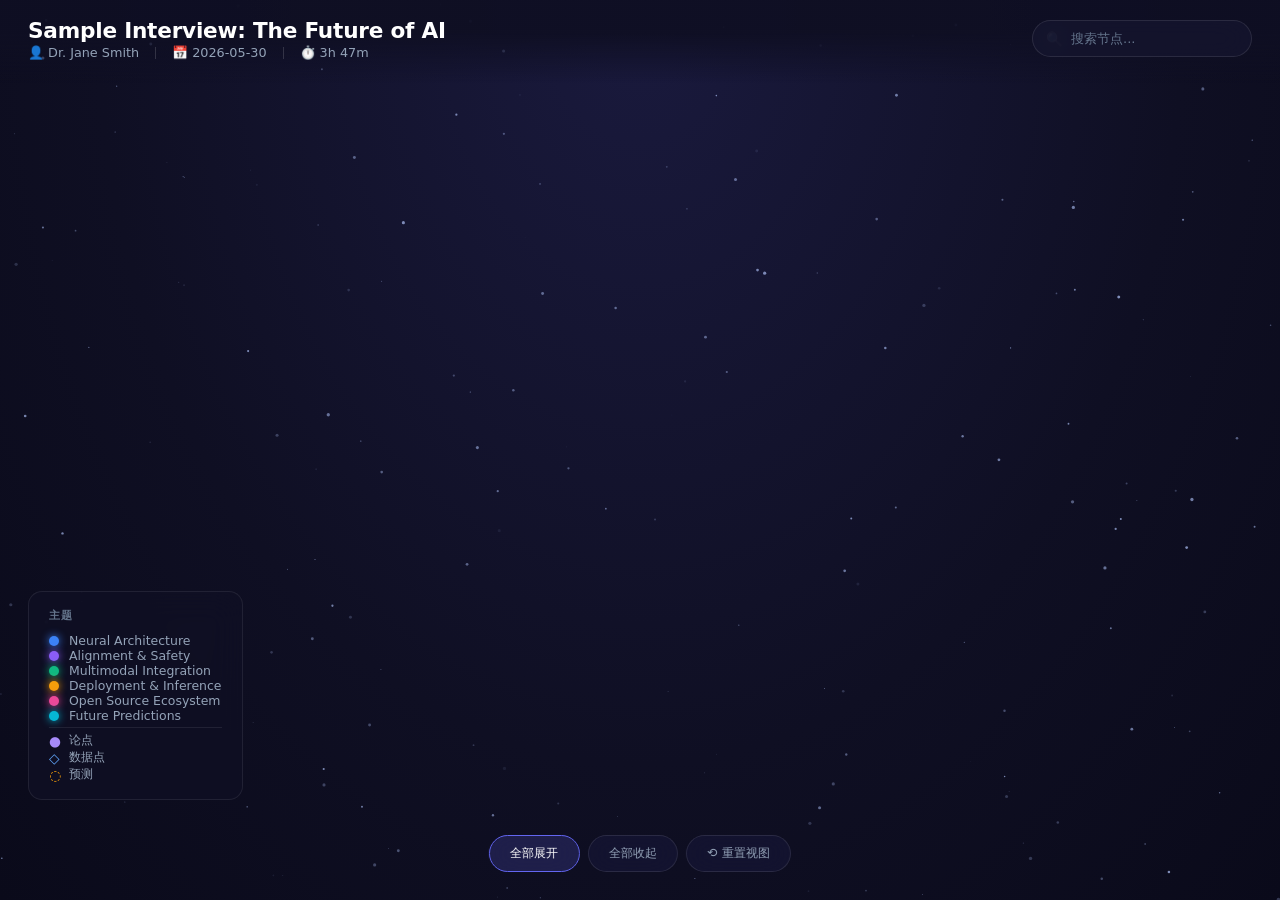
<file: assets/mindmap-template.html>
<!DOCTYPE html>
<html lang="en">
<head>
<meta charset="UTF-8">
<meta name="viewport" content="width=device-width, initial-scale=1.0">
<title>知识图谱 — Interview-Based Learning</title>
<style>
  :root {
    --bg-deep: #0f0f23;
    --bg-mid: #1a1a2e;
    --text-primary: #e2e8f0;
    --text-secondary: #94a3b8;
    --text-dim: #64748b;
    --accent: #6366f1;
    --glow-strength: 0.6;
    --transition-speed: 300ms;
  }

  * { margin: 0; padding: 0; box-sizing: border-box; }

  body {
    background: radial-gradient(ellipse at 50% 0%, #1a1a3e 0%, #0f0f23 60%, #0a0a1a 100%);
    color: var(--text-primary);
    font-family: 'Inter', 'Segoe UI', system-ui, -apple-system, sans-serif;
    width: 100vw;
    height: 100vh;
    overflow: hidden;
    user-select: none;
    -webkit-user-select: none;
  }

  /* Starfield canvas */
  #starfield {
    position: fixed;
    top: 0; left: 0;
    width: 100%; height: 100%;
    pointer-events: none;
    z-index: 0;
  }

  /* Title Bar */
  #title-bar {
    position: fixed;
    top: 0; left: 0; right: 0;
    z-index: 10;
    padding: 18px 28px;
    display: flex;
    align-items: center;
    gap: 24px;
    background: linear-gradient(180deg, rgba(15,15,35,0.95) 40%, rgba(15,15,35,0) 100%);
    pointer-events: none;
  }
  #title-bar > * { pointer-events: auto; }

  .title-main {
    display: flex;
    flex-direction: column;
    gap: 2px;
    flex: 1;
    min-width: 0;
  }
  .title-main h1 {
    font-size: 1.35rem;
    font-weight: 700;
    color: #fff;
    letter-spacing: -0.01em;
    white-space: nowrap;
    overflow: hidden;
    text-overflow: ellipsis;
  }
  .title-main .subtitle {
    display: flex;
    gap: 16px;
    font-size: 0.8rem;
    color: var(--text-secondary);
    align-items: center;
  }
  .title-main .subtitle span {
    display: flex;
    align-items: center;
    gap: 5px;
  }
  .title-main .subtitle .divider {
    width: 1px;
    height: 12px;
    background: rgba(255,255,255,0.15);
  }

  .title-meta {
    display: flex;
    align-items: center;
    gap: 16px;
    flex-shrink: 0;
  }
  .meta-badge {
    display: flex;
    align-items: center;
    gap: 6px;
    padding: 6px 14px;
    border-radius: 20px;
    background: rgba(255,255,255,0.06);
    border: 1px solid rgba(255,255,255,0.08);
    font-size: 0.78rem;
    color: var(--text-secondary);
    backdrop-filter: blur(12px);
  }
  .meta-badge .icon { opacity: 0.6; font-size: 0.85rem; }

  /* Search Box */
  #search-box {
    position: fixed;
    top: 20px;
    right: 28px;
    z-index: 20;
    display: flex;
    align-items: center;
    gap: 8px;
  }
  #search-input {
    width: 220px;
    padding: 10px 16px 10px 38px;
    border-radius: 24px;
    border: 1px solid rgba(255,255,255,0.1);
    background: rgba(20,20,45,0.85);
    color: #e2e8f0;
    font-size: 0.82rem;
    backdrop-filter: blur(16px);
    outline: none;
    transition: all var(--transition-speed) ease;
    font-family: inherit;
  }
  #search-input::placeholder { color: var(--text-dim); }
  #search-input:focus {
    border-color: rgba(99,102,241,0.6);
    width: 280px;
    box-shadow: 0 0 20px rgba(99,102,241,0.15);
  }
  .search-icon {
    position: absolute;
    left: 14px;
    top: 50%;
    transform: translateY(-50%);
    color: var(--text-dim);
    font-size: 0.85rem;
    pointer-events: none;
  }

  /* Controls */
  #controls {
    position: fixed;
    bottom: 28px;
    left: 50%;
    transform: translateX(-50%);
    z-index: 20;
    display: flex;
    gap: 8px;
  }
  .ctrl-btn {
    padding: 9px 20px;
    border-radius: 24px;
    border: 1px solid rgba(255,255,255,0.1);
    background: rgba(20,20,50,0.85);
    color: var(--text-secondary);
    font-size: 0.78rem;
    cursor: pointer;
    font-family: inherit;
    backdrop-filter: blur(16px);
    transition: all var(--transition-speed) ease;
    letter-spacing: 0.01em;
  }
  .ctrl-btn:hover {
    background: rgba(40,40,80,0.9);
    color: #fff;
    border-color: rgba(255,255,255,0.25);
    box-shadow: 0 4px 16px rgba(0,0,0,0.3);
  }
  .ctrl-btn:active { transform: scale(0.96); }
  .ctrl-btn.active {
    border-color: var(--accent);
    color: #fff;
    background: rgba(99,102,241,0.2);
  }

  /* SVG container */
  #map-container {
    position: fixed;
    top: 0; left: 0;
    width: 100vw;
    height: 100vh;
    z-index: 5;
  }
  #map-container svg {
    width: 100%;
    height: 100%;
    cursor: grab;
  }
  #map-container svg:active { cursor: grabbing; }
  #map-container svg.panning { cursor: grabbing; }

  /* Tooltip */
  #tooltip {
    position: fixed;
    z-index: 100;
    pointer-events: none;
    opacity: 0;
    max-width: 340px;
    padding: 14px 18px;
    background: rgba(16,16,36,0.96);
    border: 1px solid rgba(255,255,255,0.12);
    border-radius: 12px;
    backdrop-filter: blur(20px);
    box-shadow: 0 8px 32px rgba(0,0,0,0.5), 0 0 0 1px rgba(255,255,255,0.04) inset;
    transition: opacity 150ms ease;
    font-size: 0.82rem;
    line-height: 1.5;
  }
  #tooltip.visible { opacity: 1; }
  #tooltip .tt-time {
    display: inline-block;
    padding: 2px 8px;
    border-radius: 10px;
    background: rgba(255,255,255,0.08);
    font-size: 0.72rem;
    color: var(--text-dim);
    font-family: 'SF Mono', 'Fira Code', monospace;
    margin-bottom: 6px;
  }
  #tooltip .tt-type {
    display: inline-block;
    padding: 2px 8px;
    border-radius: 10px;
    font-size: 0.68rem;
    font-weight: 600;
    text-transform: uppercase;
    letter-spacing: 0.04em;
    margin-left: 6px;
  }
  #tooltip .tt-speaker {
    color: var(--text-dim);
    font-size: 0.7rem;
    margin-top: 4px;
    font-style: italic;
    letter-spacing: 0.02em;
  }
  #tooltip .tt-text {
    color: var(--text-primary);
    margin-top: 4px;
    line-height: 1.5;
  }
  .tt-type.statistic { background: rgba(59,130,246,0.2); color: #60a5fa; }
  .tt-type.insight { background: rgba(139,92,246,0.2); color: #a78bfa; }
  .tt-type.quote { background: rgba(245,158,11,0.2); color: #fbbf24; }
  .tt-type.prediction { background: rgba(245,158,11,0.2); color: #fbbf24; }
  .tt-type.data { background: rgba(59,130,246,0.2); color: #60a5fa; }
  .tt-type.generic { background: rgba(255,255,255,0.08); color: #94a3b8; }

  /* Legend */
  #legend {
    position: fixed;
    bottom: 100px;
    left: 28px;
    z-index: 20;
    padding: 16px 20px;
    background: rgba(16,16,36,0.85);
    border: 1px solid rgba(255,255,255,0.08);
    border-radius: 14px;
    backdrop-filter: blur(16px);
    display: flex;
    flex-direction: column;
    gap: 8px;
    max-height: 60vh;
    overflow-y: auto;
  }
  #legend h3 {
    font-size: 0.7rem;
    text-transform: uppercase;
    letter-spacing: 0.08em;
    color: var(--text-dim);
    margin-bottom: 2px;
  }
  .legend-item {
    display: flex;
    align-items: center;
    gap: 10px;
    font-size: 0.78rem;
    color: var(--text-secondary);
  }
  .legend-dot {
    width: 10px;
    height: 10px;
    border-radius: 50%;
    box-shadow: 0 0 8px currentColor;
    flex-shrink: 0;
  }

  /* Node styles (within SVG) */
  .node-root circle {
    fill: url(#root-gradient);
    stroke: rgba(255,255,255,0.3);
    stroke-width: 2;
  }
  .node-topic text { font-weight: 600; }
  .node-child text { font-weight: 400; font-size: 11px; }

  .link {
    fill: none;
    stroke: rgba(255,255,255,0.12);
    stroke-width: 1.2;
    pointer-events: none;
    transition: stroke var(--transition-speed) ease, stroke-width var(--transition-speed) ease;
  }
  .link.highlighted {
    stroke-opacity: 0.35;
  }
  .link.dimmed {
    stroke-opacity: 0.04;
  }

  /* Glow filters */
  .node-glow {
    transition: opacity var(--transition-speed) ease;
  }

  text {
    fill: var(--text-primary);
    font-family: 'Inter', 'Segoe UI', system-ui, -apple-system, sans-serif;
    pointer-events: none;
  }

  circle { cursor: pointer; }

  @media (max-width: 600px) {
    #search-input { width: 140px; }
    #search-input:focus { width: 180px; }
    #title-bar { padding: 12px 16px; }
    .title-main h1 { font-size: 1.05rem; }
    #legend { bottom: 90px; left: 8px; padding: 10px 14px; font-size: 0.7rem; }
    .ctrl-btn { padding: 7px 14px; font-size: 0.7rem; }
  }
</style>
</head>
<body>

<canvas id="starfield"></canvas>

<div id="title-bar">
  <div class="title-main">
    <h1 id="title-heading"></h1>
    <div class="subtitle">
      <span id="title-guest">👤 </span>
      <span class="divider"></span>
      <span id="title-date">📅 </span>
      <span class="divider"></span>
      <span id="title-duration">⏱️ </span>
    </div>
    <div id="title-stats" style="font-size:0.72rem;color:#94a3b8;margin-top:3px;"></div>
  </div>
</div>

<div id="search-box">
  <span class="search-icon">🔍</span>
  <input type="text" id="search-input" placeholder="搜索节点...">
</div>

<div id="map-container"></div>

<div id="tooltip"></div>

<div id="legend">
  <h3>主题</h3>
  <div id="legend-items"></div>
</div>

<div id="controls">
  <button class="ctrl-btn active" id="btn-expand-all" title="展开所有分支">全部展开</button>
  <button class="ctrl-btn" id="btn-collapse-all" title="收起至仅主题">全部收起</button>
  <button class="ctrl-btn" id="btn-reset" title="重置缩放与位置">⟲ 重置视图</button>
</div>

<script src="https://d3js.org/d3.v7.min.js"></script>
<script>
// ============================================================
// DATA — replace this with your interview data
// ============================================================
const MINDMAP_DATA = {
  "title": "Sample Interview: The Future of AI",
  "guest": "Dr. Jane Smith",
  "date": "2026-05-30",
  "duration": "3h 47m",
  "topics": [
    {
      "name": "Neural Architecture",
      "time_range": "00:00-42:00",
      "color": "#3b82f6",
      "summary": "Evolution of transformer architectures and novel attention mechanisms for next-generation models.",
      "insights": [
        {"text": "Sparse attention reduces compute by 40% while maintaining 98% accuracy", "timestamp": "05:30"},
        {"text": "Mixture-of-experts routing is the key bottleneck in distributed training", "timestamp": "18:20"},
        {"text": "New SSM-based architectures challenge the dominance of attention", "timestamp": "31:45"}
      ],
      "quotes": [
        {"text": "The transformer was just the beginning — the real revolution is in how we compose these primitives.", "timestamp": "08:15", "speaker": "Dr. Jane Smith"},
        {"text": "We're seeing performance that was unimaginable two years ago from 7B parameter models.", "timestamp": "35:10", "speaker": "Dr. Jane Smith"}
      ],
      "data_points": [
        {"text": "Training efficiency improved 3.2x since 2024 through architectural innovations alone", "timestamp": "22:00", "type": "statistic"},
        {"text": "Top models now use 8-32 experts with dynamic routing", "timestamp": "19:30", "type": "statistic"}
      ]
    },
    {
      "name": "Alignment & Safety",
      "time_range": "42:00-1:15:00",
      "color": "#8b5cf6",
      "summary": "Constitutional AI, RLHF variants, and scalable oversight techniques for ensuring safe model behavior.",
      "insights": [
        {"text": "Constitutional AI reduces harmful outputs by 78% without sacrificing helpfulness", "timestamp": "45:00"},
        {"text": "Debate-based oversight works for capabilities up to human expert level", "timestamp": "58:30"},
        {"text": "Scalable oversight remains an open problem for superhuman systems", "timestamp": "1:08:20"}
      ],
      "quotes": [
        {"text": "Safety isn't a tax on capability — it's an enabler for deployment at scale.", "timestamp": "50:45", "speaker": "Dr. Jane Smith"}
      ],
      "data_points": [
        {"text": "RLHF training runs increased 5x in cost since 2024 for frontier models", "timestamp": "52:30", "type": "statistic"}
      ]
    },
    {
      "name": "Multimodal Integration",
      "time_range": "1:15:00-1:50:00",
      "color": "#10b981",
      "summary": "Unified architectures that process text, images, audio, and video natively through shared representations.",
      "insights": [
        {"text": "Early fusion outperforms late fusion by 12-18% on cross-modal reasoning benchmarks", "timestamp": "1:20:10"},
        {"text": "Joint embedding spaces enable zero-shot transfer between modalities", "timestamp": "1:34:40"}
      ],
      "quotes": [
        {"text": "The most exciting frontier isn't any single modality — it's the intersections between them.", "timestamp": "1:42:15", "speaker": "Dr. Jane Smith"}
      ],
      "data_points": [
        {"text": "Multimodal models show 35% better performance on complex reasoning tasks", "timestamp": "1:29:00", "type": "statistic"}
      ]
    },
    {
      "name": "Deployment & Inference",
      "time_range": "1:50:00-2:35:00",
      "color": "#f59e0b",
      "summary": "Optimizing model serving, quantization strategies, and edge deployment for production systems.",
      "insights": [
        {"text": "4-bit quantization with GPTQ achieves <1% quality degradation for most tasks", "timestamp": "1:55:30"},
        {"text": "Speculative decoding yields 2-3x speedup in production serving environments", "timestamp": "2:10:15"},
        {"text": "KV-cache optimization is the single highest-leverage inference improvement", "timestamp": "2:22:40"}
      ],
      "quotes": [
        {"text": "We went from 'can we serve this' to 'can we serve this to a million users concurrently' in 18 months.", "timestamp": "2:28:50", "speaker": "Dr. Jane Smith"}
      ],
      "data_points": [
        {"text": "Inference costs dropped 87% since 2024 while throughput increased 6x", "timestamp": "2:05:20", "type": "statistic"}
      ]
    },
    {
      "name": "Open Source Ecosystem",
      "time_range": "2:35:00-3:15:00",
      "color": "#ec4899",
      "summary": "The rise of open-weight models, community tooling, and the shifting competitive landscape.",
      "insights": [
        {"text": "Open models now achieve 92% of closed-model performance on standard benchmarks", "timestamp": "2:40:30"},
        {"text": "Community fine-tuning pipelines have democratized domain-specific adaptation", "timestamp": "2:55:15"},
        {"text": "The moat is shifting from model weights to data flywheels and evaluation frameworks", "timestamp": "3:08:40"}
      ],
      "quotes": [
        {"text": "Open source isn't catching up — it's defining a completely different playing field.", "timestamp": "3:10:30", "speaker": "Dr. Jane Smith"}
      ],
      "data_points": [
        {"text": "65% of production AI systems now use at least one open-weight component", "timestamp": "2:45:50", "type": "statistic"}
      ]
    },
    {
      "name": "Future Predictions",
      "time_range": "3:15:00-3:47:00",
      "color": "#06b6d4",
      "summary": "Speculative outlook on AGI timelines, economic impact, and research priorities for the next decade.",
      "insights": [
        {"text": "Automated research agents could accelerate AI progress by 10x by 2028", "timestamp": "3:22:10"},
        {"text": "The bottleneck shifts from compute to high-quality training data by 2027", "timestamp": "3:35:25"},
        {"text": "Economic modeling suggests 15-25% of knowledge work tasks automatable within 3 years", "timestamp": "3:42:00"}
      ],
      "quotes": [
        {"text": "We're not building tools anymore — we're building colleagues.", "timestamp": "3:28:50", "speaker": "Dr. Jane Smith"},
        {"text": "The question isn't if but when — and more importantly, are we ready?", "timestamp": "3:45:30", "speaker": "Dr. Jane Smith"}
      ],
      "data_points": [
        {"text": "Projected $1.3T economic impact from generative AI by 2030", "timestamp": "3:38:00", "type": "statistic"}
      ]
    }
  ]
};

// ============================================================
// STARFIELD BACKGROUND
// ============================================================
(function initStarfield() {
  const canvas = document.getElementById('starfield');
  const ctx = canvas.getContext('2d');
  let stars = [];
  let animationId;

  function resize() {
    canvas.width = window.innerWidth;
    canvas.height = window.innerHeight;
  }
  resize();
  window.addEventListener('resize', resize);

  const STAR_COUNT = 180;
  for (let i = 0; i < STAR_COUNT; i++) {
    stars.push({
      x: Math.random() * canvas.width,
      y: Math.random() * canvas.height,
      r: Math.random() * 1.4 + 0.3,
      opacity: Math.random() * 0.6 + 0.1,
      speed: Math.random() * 0.015 + 0.003,
      angle: Math.random() * Math.PI * 2
    });
  }

  function draw() {
    ctx.clearRect(0, 0, canvas.width, canvas.height);
    for (const s of stars) {
      s.opacity += s.speed;
      if (s.opacity > 0.7 || s.opacity < 0.08) s.speed *= -1;
      s.x += Math.cos(s.angle) * 0.15;
      s.y += Math.sin(s.angle) * 0.15;
      if (s.x < 0) s.x = canvas.width;
      if (s.x > canvas.width) s.x = 0;
      if (s.y < 0) s.y = canvas.height;
      if (s.y > canvas.height) s.y = 0;
      ctx.beginPath();
      ctx.arc(s.x, s.y, s.r, 0, Math.PI * 2);
      ctx.fillStyle = `rgba(180,200,255,${s.opacity.toFixed(2)})`;
      ctx.fill();
    }
    animationId = requestAnimationFrame(draw);
  }
  draw();
})();

// ============================================================
// POPULATE TITLE BAR
// ============================================================
document.getElementById('title-heading').textContent = MINDMAP_DATA.title;
document.getElementById('title-guest').innerHTML = '&#x1F464; ' + MINDMAP_DATA.guest;
document.getElementById('title-date').innerHTML = '&#x1F4C5; ' + MINDMAP_DATA.date;
document.getElementById('title-duration').innerHTML = '&#x23F1;&#xFE0F; ' + MINDMAP_DATA.duration;

if (MINDMAP_DATA.stats) {
  document.getElementById('title-stats').textContent =
    MINDMAP_DATA.stats.insight_count + ' 个洞察 · ' +
    MINDMAP_DATA.stats.quote_count + ' 条引文 · ' +
    MINDMAP_DATA.stats.prediction_count + ' 个预测';
}

// ============================================================
// POPULATE LEGEND
// ============================================================
const legendContainer = document.getElementById('legend-items');
MINDMAP_DATA.topics.forEach(t => {
  const item = document.createElement('div');
  item.className = 'legend-item';
  item.innerHTML = `<span class="legend-dot" style="background:${t.color};color:${t.color}"></span>${t.name}`;
  legendContainer.appendChild(item);
});

// Add visual distinction legend entries
var visualLegend = [
  { symbol: '●', label: '论点', color: '#a78bfa' },
  { symbol: '◇', label: '数据点', color: '#60a5fa' },
  { symbol: '◌', label: '预测', color: '#f59e0b' }
];
var legendSep = document.createElement('div');
legendSep.style.cssText = 'width:100%;height:1px;background:rgba(255,255,255,0.08);margin:4px 0;';
legendContainer.appendChild(legendSep);
visualLegend.forEach(function(vl) {
  var vItem = document.createElement('div');
  vItem.className = 'legend-item';
  vItem.innerHTML = '<span style="font-size:1.1em;color:' + vl.color + ';flex-shrink:0;width:10px;text-align:center;">' + vl.symbol + '</span>' + vl.label;
  legendContainer.appendChild(vItem);
});

// ============================================================
// BUILD TREE STRUCTURE
// ============================================================

// Chinese display names for insight_type values (fallback for existing English data)
var INSIGHT_TYPE_CN = {
  'counterintuitive': '反直觉洞察',
  'framework': '分析框架',
  'mental_model': '心智模型',
  'causal_claim': '因果论断',
  'analogy': '类比',
  'insight': '洞察',
  'claim': '论点'
};

// Chinese labels for each node type at depth 2
var NODE_TYPE_CN = {
  'insight': '洞察',
  'prediction': '预测',
  'data_point': '数据',
  'quote': '引文',
  'statistic': '数据'
};

function buildTree() {
  // Use central_thesis for root name if available (new format)
  const rootName = MINDMAP_DATA.central_thesis || MINDMAP_DATA.title;
  const rootGuest = MINDMAP_DATA.central_thesis ? MINDMAP_DATA.guest : '';
  const root = {
    name: rootName,
    guest: rootGuest,
    children: [],
    type: 'root',
    color: '#6366f1',
    depth: 0,
    _collapsed: false,
    _id: 'root'
  };

  MINDMAP_DATA.topics.forEach((topic, i) => {
    const topicNode = {
      name: topic.name,
      summary: topic.summary,
      time_range: topic.time_range,
      color: topic.color,
      type: 'topic',
      depth: 1,
      _collapsed: true,
      _id: `topic-${i}`,
      children: []
    };

    // Insights as ring 2 (supports both old {text, timestamp} and new {text, evidence[]})
    (topic.insights || []).forEach((insight, j) => {
      const insightNode = {
        name: insight.text || insight.claim || '',
        timestamp: insight.timestamp || '',
        type: 'insight',
        color: topic.color,
        depth: 2,
        _collapsed: true,
        _id: `topic-${i}-insight-${j}`,
        importance: insight.importance || 3,
        insight_type: insight.insight_type || 'insight',
        explanation: insight.explanation || '',
        children: []
      };

      // Evidence items as ring 3 (new format: evidence[] under each insight)
      (insight.evidence || []).forEach((ev, k) => {
        const evText = ev.full_text || ev.text || '';
        const evNode = {
          name: evText,
          timestamp: ev.timestamp || '',
          type: ev.type === 'data_point' ? 'data_point' : 'quote',
          subtype: ev.type || 'quote',
          color: topic.color,
          depth: 3,
          _collapsed: true,
          _id: `topic-${i}-insight-${j}-evidence-${k}`,
          children: []
        };
        insightNode.children.push(evNode);
      });

      topicNode.children.push(insightNode);
    });

    // Legacy quotes support (old format: quotes[] at topic level)
    (topic.quotes || []).forEach((quote, k) => {
      const quoteNode = {
        name: quote.text,
        timestamp: quote.timestamp,
        speaker: quote.speaker || '',
        type: 'quote',
        color: topic.color,
        depth: 2,
        _collapsed: true,
        _id: `topic-${i}-quote-${k}`,
        importance: quote.importance || 2,
        children: []
      };
      topicNode.children.push(quoteNode);
    });

    // Legacy data points support (old format)
    (topic.data_points || []).forEach((dp, l) => {
      const dpNode = {
        name: dp.text,
        timestamp: dp.timestamp,
        type: 'data_point',
        subtype: dp.type || 'statistic',
        color: topic.color,
        depth: 2,
        _collapsed: true,
        _id: `topic-${i}-dp-${l}`,
        importance: dp.importance || 2,
        children: []
      };
      topicNode.children.push(dpNode);
    });

    // Predictions as children with special type
    (topic.predictions || []).forEach((pred, m) => {
      const predNode = {
        name: pred.text || pred.claim || '',
        timestamp: pred.timestamp || '',
        type: 'prediction',
        color: topic.color,
        depth: 2,
        _collapsed: true,
        _id: `topic-${i}-pred-${m}`,
        importance: pred.importance || 3,
        children: []
      };
      topicNode.children.push(predNode);
    });

    root.children.push(topicNode);
  });

  return root;
}

// ============================================================
// CROSS-LINK RENDERING
// ============================================================
function renderCrossLinks(svg, nodesMap, crossLinks) {
  if (!crossLinks || !crossLinks.length) return;

  const crossGroup = svg.select('#cross-links-group');
  if (crossGroup.empty()) {
    svg.insert('g', ':first-child').attr('id', 'cross-links-group');
  }
  const g = svg.select('#cross-links-group');
  g.selectAll('*').remove();

  crossLinks.forEach(cl => {
    const [srcTopicIdx, srcInsightIdx] = (cl.source || '').split('.').map(Number);
    const [tgtTopicIdx, tgtInsightIdx] = (cl.target || '').split('.').map(Number);

    if (isNaN(srcTopicIdx) || isNaN(tgtTopicIdx)) return;

    const srcNode = nodesMap[`topic-${srcTopicIdx}-insight-${srcInsightIdx}`];
    const tgtNode = nodesMap[`topic-${tgtTopicIdx}-insight-${tgtInsightIdx}`];

    if (!srcNode || !tgtNode) return;

    const relation = cl.relation || 'supports';
    const dashPattern = relation === 'contrasts' ? '6,4' : relation === 'extends' ? '3,5' : '2,2';

    g.append('path')
      .attr('d', `M ${srcNode._rx} ${srcNode._ry} Q ${(srcNode._rx + tgtNode._rx) / 2} ${(srcNode._ry + tgtNode._ry) / 2 - 40} ${tgtNode._rx} ${tgtNode._ry}`)
      .attr('fill', 'none')
      .attr('stroke', 'rgba(255,255,255,0.15)')
      .attr('stroke-width', 1)
      .attr('stroke-dasharray', dashPattern)
      .attr('pointer-events', 'none');

    // Small label at midpoint
    const mx = (srcNode._rx + tgtNode._rx) / 2;
    const my = (srcNode._ry + tgtNode._ry) / 2 - 50;
    g.append('text')
      .attr('x', mx).attr('y', my)
      .attr('text-anchor', 'middle')
      .attr('fill', 'rgba(255,255,255,0.2)')
      .attr('font-size', '8px')
      .attr('pointer-events', 'none')
      .text(relation);
  });
}

// ============================================================
// MAIN VISUALIZATION
// ============================================================
(function render() {
  const container = document.getElementById('map-container');
  const tooltip = document.getElementById('tooltip');
  const searchInput = document.getElementById('search-input');

  const W = container.clientWidth;
  const H = container.clientHeight;

  // SVG setup
  const svg = d3.select('#map-container')
    .append('svg')
    .attr('width', W)
    .attr('height', H);

  // Defs: gradients and filters
  const defs = svg.append('defs');

  // Root gradient
  defs.append('radialGradient')
    .attr('id', 'root-gradient')
    .attr('cx', '50%').attr('cy', '50%').attr('r', '50%')
    .selectAll('stop')
    .data([
      { offset: '0%', color: '#818cf8' },
      { offset: '100%', color: '#4f46e5' }
    ])
    .enter().append('stop')
    .attr('offset', d => d.offset)
    .attr('stop-color', d => d.color);

  // Glow filter
  defs.append('filter')
    .attr('id', 'glow')
    .attr('x', '-60%').attr('y', '-60%').attr('width', '220%').attr('height', '220%')
    .html(`
      <feGaussianBlur stdDeviation="3.5" result="blur" />
      <feComposite in="SourceGraphic" in2="blur" operator="over" />
    `);

  defs.append('filter')
    .attr('id', 'glow-strong')
    .attr('x', '-80%').attr('y', '-80%').attr('width', '260%').attr('height', '260%')
    .html(`
      <feGaussianBlur stdDeviation="6" result="blur" />
      <feComposite in="SourceGraphic" in2="blur" operator="over" />
    `);

  // Topic gradients (one per topic)
  MINDMAP_DATA.topics.forEach((t, i) => {
    defs.append('radialGradient')
      .attr('id', `topic-grad-${i}`)
      .attr('cx', '50%').attr('cy', '50%').attr('r', '50%')
      .selectAll('stop')
      .data([
        { offset: '0%', color: d3.color(t.color).brighter(0.6).toString() },
        { offset: '100%', color: t.color }
      ])
      .enter().append('stop')
      .attr('offset', d => d.offset)
      .attr('stop-color', d => d.color);
  });

  // Arrow marker for links
  defs.append('marker')
    .attr('id', 'arrow')
    .attr('viewBox', '0 0 6 6')
    .attr('refX', 6).attr('refY', 3)
    .attr('markerWidth', 4).attr('markerHeight', 4)
    .attr('orient', 'auto')
    .append('path')
    .attr('d', 'M 0 1 L 5 3 L 0 5 Z')
    .attr('fill', 'rgba(255,255,255,0.2)');

  // Main group for zoom/pan
  const g = svg.append('g');

  // Zoom behavior
  const zoom = d3.zoom()
    .scaleExtent([0.2, 3.5])
    .on('zoom', (event) => {
      g.attr('transform', event.transform);
    });

  svg.call(zoom);
  // Initial centered transform
  svg.call(zoom.transform, d3.zoomIdentity.translate(W / 2, H / 2));

  // Double-click reset
  svg.on('dblclick.zoom', (event) => {
    event.stopPropagation();
    svg.transition().duration(500).call(
      zoom.transform,
      d3.zoomIdentity.translate(W / 2, H / 2)
    );
  });

  // Data
  let treeData = buildTree();
  let searchTerm = '';

  // Compute visible children (respecting _collapsed)
  function getVisibleChildren(d) {
    if (d._collapsed || !d.children || d.children.length === 0) return [];
    return d.children;
  }

  // Layout
  const radius = Math.min(W, H) * 0.42;
  const treeLayout = d3.tree()
    .size([2 * Math.PI, radius])
    .separation((a, b) => (a.parent === b.parent ? 1.2 : 1.8) / a.depth);

  // Convert to radial coordinates
  function radialPoint(angle, radius) {
    return [radius * Math.cos(angle - Math.PI / 2), radius * Math.sin(angle - Math.PI / 2)];
  }

  // Assign hierarchy and layout
  function computeLayout(rootData) {
    const root = d3.hierarchy(rootData, getVisibleChildren);
    treeLayout(root);
    // Convert to radial
    root.each(d => {
      const [x, y] = radialPoint(d.x, d.y);
      d._rx = x;
      d._ry = y;
    });
    return root;
  }

  // Node size calculation
  function nodeRadius(d) {
    if (!d || !d.data) return 5;
    switch (d.data.type) {
      case 'root': return 42;
      case 'topic': {
        // Weighted sum of children's importance instead of just count
        var children = d.data.children || [];
        var weightedSum = children.reduce(function(sum, c) { return sum + (c.importance || 3); }, 0);
        return 18 + Math.min(weightedSum, 40) * 0.5;
      }
      case 'insight': return 5 + (d.data.importance || 3) * 1.5;
      case 'quote':
      case 'data_point': return 6;
      case 'prediction': return 7;
      default: return 8;
    }
  }

  // Color for node fill
  function nodeFill(d) {
    if (!d || !d.data) return '#6366f1';
    if (d.data.type === 'root') return 'url(#root-gradient)';
    if (d.data.type === 'topic') {
      const idx = MINDMAP_DATA.topics.findIndex(t => t.name === d.data.name);
      return idx >= 0 ? `url(#topic-grad-${idx})` : d.data.color;
    }
    return d.data.color || '#6366f1';
  }

  // Label for node
  function nodeLabel(d) {
    if (!d || !d.data) return '';
    if (d.data.type === 'root') {
      // New format: central_thesis takes priority
      if (MINDMAP_DATA.central_thesis) {
        return MINDMAP_DATA.central_thesis;
      }
      return MINDMAP_DATA.guest.length ? MINDMAP_DATA.title + '\n' + MINDMAP_DATA.guest : MINDMAP_DATA.title;
    }
    if (d.data.type === 'topic') return d.data.name;
    // Truncate long text for leaf nodes
    const maxLen = 35;
    return d.data.name.length > maxLen ? d.data.name.slice(0, maxLen) + '…' : d.data.name;
  }

  function renderTree() {
    const root = computeLayout(treeData);

    // Build nodes map for cross-link lookup
    const nodesMap = {};
    root.descendants().forEach(d => { nodesMap[d.data._id] = d; });

    // Collect all visible nodes
    const nodes = root.descendants().reverse();
    const links = root.links();

    // --- LINKS ---
    const linkSel = g.selectAll('.link')
      .data(links, d => d.source.data._id + '->' + d.target.data._id);

    const linkEnter = linkSel.enter().append('path')
      .attr('class', 'link')
      .attr('d', d => curvedLink(d.source, d.target))
      .style('opacity', 0);

    linkSel.merge(linkEnter)
      .transition().duration(300)
      .attr('class', d => {
        let cls = 'link';
        if (searchTerm) {
          const match = nodeMatchesSearch(d.target);
          cls += match ? ' highlighted' : ' dimmed';
        }
        return cls;
      })
      .attr('d', d => curvedLink(d.source, d.target))
      .style('opacity', 1)
      .style('stroke', d => {
        if (d.target.data.type === 'topic') return d.target.data.color;
        return null;
      })
      .style('stroke-width', d => d.target.data.type === 'topic' ? 2 : 1);

    linkSel.exit()
      .transition().duration(300)
      .style('opacity', 0)
      .remove();

    // --- NODES ---
    const nodeSel = g.selectAll('.node')
      .data(nodes, d => d.data._id);

    const nodeEnter = nodeSel.enter().append('g')
      .attr('class', d => `node node-${d.data.type}`)
      .attr('transform', d => `translate(${d._rx},${d._ry})`)
      .style('opacity', 0)
      .style('cursor', d => d.data.type === 'root' || (d.data.children && d.data.children.length > 0) ? 'pointer' : 'default');

    // Glow circle (behind)
    nodeEnter.append('circle')
      .attr('class', 'node-glow-bg')
      .attr('r', d => nodeRadius(d) * 1.6)
      .attr('fill', 'none');

    // Main shape (circle or diamond for data_points)
    nodeEnter.each(function(d) {
      var el = d3.select(this);
      var strokeColor;
      if (d.data.type === 'root') strokeColor = 'rgba(255,255,255,0.3)';
      else if (d.data.type === 'topic') strokeColor = d3.color(d.data.color).brighter(0.5).toString();
      else strokeColor = d3.color(d.data.color).brighter(0.3).toString();
      var sw = d.data.type === 'root' ? 2.5 : d.data.type === 'topic' ? 1.8 : 0.8;
      var filt = d.data.type === 'root' ? 'url(#glow-strong)' : 'url(#glow)';

      if (d.data.type === 'data_point') {
        var s = nodeRadius(d);
        var pts = '0,' + (-s).toFixed(1) + ' ' + s.toFixed(1) + ',0 0,' + s.toFixed(1) + ' ' + (-s).toFixed(1) + ',0';
        el.append('polygon')
          .attr('class', 'node-shape')
          .attr('points', pts)
          .attr('fill', nodeFill(d))
          .attr('stroke', strokeColor)
          .attr('stroke-width', sw)
          .attr('filter', filt);
      } else {
        var circle = el.append('circle')
          .attr('class', 'node-shape')
          .attr('r', nodeRadius(d))
          .attr('fill', nodeFill(d))
          .attr('stroke', strokeColor)
          .attr('stroke-width', sw)
          .attr('filter', filt);
        if (d.data.type === 'prediction') {
          circle.attr('stroke-dasharray', '3,2');
        }
      }
    });

    // Labels
    nodeEnter.append('text')
      .attr('class', 'node-label')
      .attr('dy', d => {
        if (d.data.type === 'root') return '0.35em';
        return nodeRadius(d) + 14;
      })
      .attr('text-anchor', 'middle')
      .attr('font-size', d => {
        if (d.data.type === 'root') return '14px';
        if (d.data.type === 'topic') return '13px';
        return '10px';
      })
      .attr('font-weight', d => d.data.type === 'root' ? '700' : d.data.type === 'topic' ? '600' : '400')
      .attr('fill', d => d.data.type === 'root' ? '#fff' : d.data.type === 'topic' ? '#fff' : d3.color(d.data.color).brighter(0.8).toString())
      .style('text-shadow', d => d.data.type === 'topic' ? `0 0 12px ${d.data.color}44` : 'none')
      .text(d => nodeLabel(d));

    // Child count badge for collapsed topic nodes
    nodeEnter.filter(d => d.data.type === 'topic' && d.data._collapsed && d.data.children && d.data.children.length > 0)
      .append('text')
      .attr('class', 'badge-count')
      .attr('dy', nodeRadius(d => d) + 28)
      .attr('text-anchor', 'middle')
      .attr('font-size', '9px')
      .attr('fill', 'rgba(255,255,255,0.4)')
      .text(d => `+${d.data.children.length}`);

    // Update positions
    const nodeMerge = nodeSel.merge(nodeEnter);

    nodeMerge.transition().duration(300)
      .attr('transform', d => `translate(${d._rx},${d._ry})`)
      .style('opacity', d => {
        if (!searchTerm) return 1;
        return nodeMatchesSearch(d) ? 1 : 0.15;
      });

    // Update shape (circle radius or polygon points)
    nodeMerge.select('.node-shape')
      .transition().duration(300)
      .attr('r', d => d.data.type === 'data_point' ? null : nodeRadius(d))
      .attr('points', d => {
        if (d.data.type === 'data_point') {
          var s = nodeRadius(d);
          return '0,' + (-s).toFixed(1) + ' ' + s.toFixed(1) + ',0 0,' + s.toFixed(1) + ' ' + (-s).toFixed(1) + ',0';
        }
        return null;
      })
      .attr('fill', d => nodeFill(d))
      .attr('stroke-dasharray', d => d.data.type === 'prediction' ? '3,2' : null);

    // Update label positions
    nodeMerge.select('.node-label')
      .transition().duration(300)
      .attr('dy', d => {
        if (d.data.type === 'root') return '0.35em';
        return nodeRadius(d) + 14;
      });

    // Update glow circle
    nodeMerge.select('.node-glow-bg')
      .transition().duration(300)
      .attr('r', d => nodeRadius(d) * 1.6);

    // Update badges
    nodeMerge.select('.badge-count')
      .text(d => d.data.type === 'topic' && d.data._collapsed && d.data.children && d.data.children.length > 0 ? `+${d.data.children.length}` : '')
      .transition().duration(300)
      .attr('dy', d => nodeRadius(d) + 28);

    nodeSel.exit()
      .transition().duration(300)
      .style('opacity', 0)
      .remove();

    // --- CROSS-LINKS ---
    renderCrossLinks(svg, nodesMap, MINDMAP_DATA.cross_links || []);

    // --- INTERACTIONS ---
    // Click to expand/collapse
    g.selectAll('.node').on('click', function(event, d) {
      event.stopPropagation();
      if (d.data.type !== 'topic' && d.data.type !== 'root') return;
      if (!d.data.children || d.data.children.length === 0) return;
      d.data._collapsed = !d.data._collapsed;
      renderTree();
      updateControls();
    });

    // Hover for tooltip
    g.selectAll('.node')
      .on('mouseenter', function(event, d) {
        if (d.data.type === 'root') {
          showTooltip(event, {
            text: MINDMAP_DATA.title,
            subtitle: MINDMAP_DATA.guest,
            type_css: 'interview',
            time: MINDMAP_DATA.duration
          });
          return;
        }
        if (d.data.type === 'topic') {
          showTooltip(event, {
            text: d.data.name,
            subtitle: d.data.time_range,
            type_css: 'topic',
            time: d.data.time_range,
            summary: d.data.summary,
            color: d.data.color
          });
          return;
        }
        if (d.data.type === 'insight') {
          var rawType = d.data.insight_type || 'insight';
          showTooltip(event, {
            type_css: 'insight',
            type_cn: INSIGHT_TYPE_CN[rawType] || rawType,
            timestamp: d.data.timestamp,
            text: d.data.name,
            explanation: d.data.explanation || '',
            color: d.data.color
          });
        } else if (d.data.type === 'prediction') {
          showTooltip(event, {
            type_css: 'prediction',
            type_cn: '预测',
            text: d.data.name,
            timestamp: d.data.timestamp,
            color: d.data.color
          });
        } else if (d.data.type === 'data_point') {
          showTooltip(event, {
            type_css: 'data',
            type_cn: '数据',
            text: d.data.name,
            timestamp: d.data.timestamp,
            color: d.data.color
          });
        } else {
          showTooltip(event, {
            type_css: 'quote',
            type_cn: '引文',
            text: d.data.name,
            timestamp: d.data.timestamp,
            speaker: d.data.speaker,
            color: d.data.color
          });
        }
      })
      .on('mousemove', function(event) {
        positionTooltip(event);
      })
      .on('mouseleave', function() {
        hideTooltip();
      });

    // Zoom on background (non-node clicks)
    svg.on('click', function(event) {
      if (event.target === svg.node() || event.target.tagName === 'svg') {
        // Clicked on background - could optionally collapse all
      }
    });
  }

  // Helper: curved link path
  function curvedLink(source, target) {
    const sx = source._rx, sy = source._ry;
    const tx = target._rx, ty = target._ry;
    const dx = tx - sx;
    const dy = ty - sy;
    const dr = Math.sqrt(dx * dx + dy * dy) * 1.5;
    return `M${sx},${sy}A${dr},${dr} 0 0,1 ${tx},${ty}`;
  }

  // Search matching
  function nodeMatchesSearch(d) {
    if (!searchTerm) return true;
    const term = searchTerm.toLowerCase();
    const name = (d.data.name || '').toLowerCase();
    const summary = (d.data.summary || '').toLowerCase();
    const type = (d.data.type || '').toLowerCase();
    return name.includes(term) || summary.includes(term) || type.includes(term);
  }

  // Tooltip
  function showTooltip(event, info) {
    let html = '';
    if (info.time) {
      html += `<span class="tt-time">${info.time}</span>`;
    }
    if (info.type_cn && info.type_css !== 'topic' && info.type_css !== 'interview') {
      html += `<span class="tt-type ${info.type_css}">${info.type_cn}</span>`;
    }
    if (info.speaker) {
      html += `<div class="tt-speaker">— ${info.speaker}</div>`;
    }
    html += `<div class="tt-text">${info.text}</div>`;
    if (info.subtitle && info.type_css === 'topic') {
      html += `<div style="color:#94a3b8;font-size:0.72rem;margin-top:2px;">${info.subtitle}</div>`;
    }
    if (info.summary) {
      html += `<div style="color:#94a3b8;font-size:0.72rem;margin-top:4px;line-height:1.4;">${info.summary}</div>`;
    }
    if (info.explanation) {
      html += `<div style="color:#94a3b8;font-size:0.72rem;margin-top:4px;line-height:1.4;font-style:italic;">${info.explanation}</div>`;
    }
    if (info.subtitle && info.type_css === 'interview') {
      html += `<div style="color:#94a3b8;font-size:0.78rem;margin-top:2px;">嘉宾: ${info.subtitle}</div>`;
    }
    tooltip.innerHTML = html;
    tooltip.classList.add('visible');
    positionTooltip(event);
  }

  function positionTooltip(event) {
    let x = event.clientX + 16;
    let y = event.clientY - 10;
    const tw = tooltip.offsetWidth;
    const th = tooltip.offsetHeight;
    if (x + tw > window.innerWidth - 20) x = event.clientX - tw - 20;
    if (y + th > window.innerHeight - 20) y = event.clientY - th - 20;
    if (y < 10) y = 10;
    tooltip.style.left = x + 'px';
    tooltip.style.top = y + 'px';
  }

  function hideTooltip() {
    tooltip.classList.remove('visible');
  }

  // Search
  searchInput.addEventListener('input', function() {
    searchTerm = this.value.trim();
    renderTree();
  });

  // Controls
  function updateControls() {
    const allTopicsCollapsed = treeData.children.every(t => t._collapsed);
    const allTopicsExpanded = treeData.children.every(t => !t._collapsed);
    document.getElementById('btn-expand-all').classList.toggle('active', allTopicsExpanded);
    document.getElementById('btn-collapse-all').classList.toggle('active', !allTopicsExpanded && allTopicsCollapsed);
  }

  document.getElementById('btn-expand-all').addEventListener('click', () => {
    treeData.children.forEach(t => { t._collapsed = false; });
    renderTree();
    updateControls();
  });

  document.getElementById('btn-collapse-all').addEventListener('click', () => {
    treeData.children.forEach(t => { t._collapsed = true; });
    renderTree();
    updateControls();
  });

  document.getElementById('btn-reset').addEventListener('click', () => {
    svg.transition().duration(500).call(
      zoom.transform,
      d3.zoomIdentity.translate(W / 2, H / 2)
    );
    searchInput.value = '';
    searchTerm = '';
    renderTree();
  });

  // Resize handler
  window.addEventListener('resize', () => {
    const newW = container.clientWidth;
    const newH = container.clientHeight;
    svg.attr('width', newW).attr('height', newH);
    // Re-apply zoom center
    svg.call(zoom.transform, d3.zoomIdentity.translate(newW / 2, newH / 2));
    renderTree();
  });

  // Initial render
  renderTree();
  updateControls();
})();
</script>
</body>
</html>
</file>
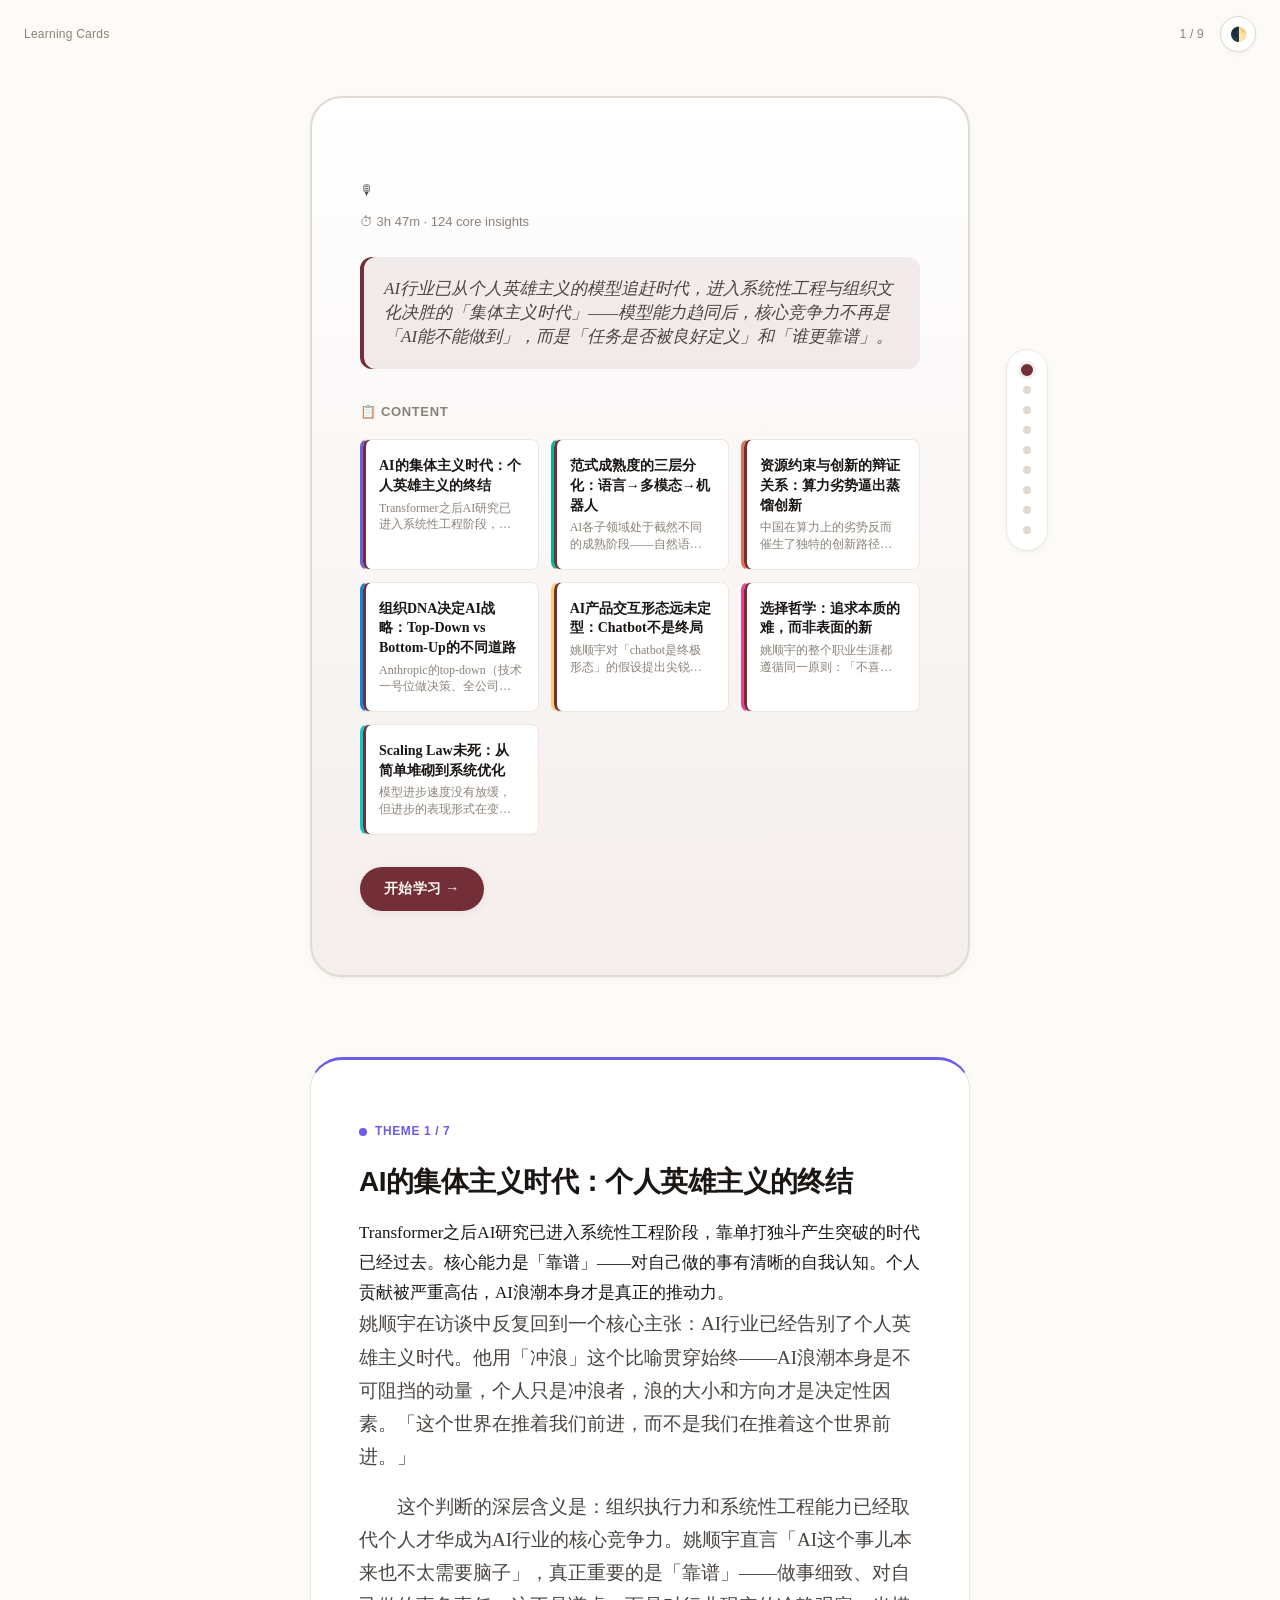
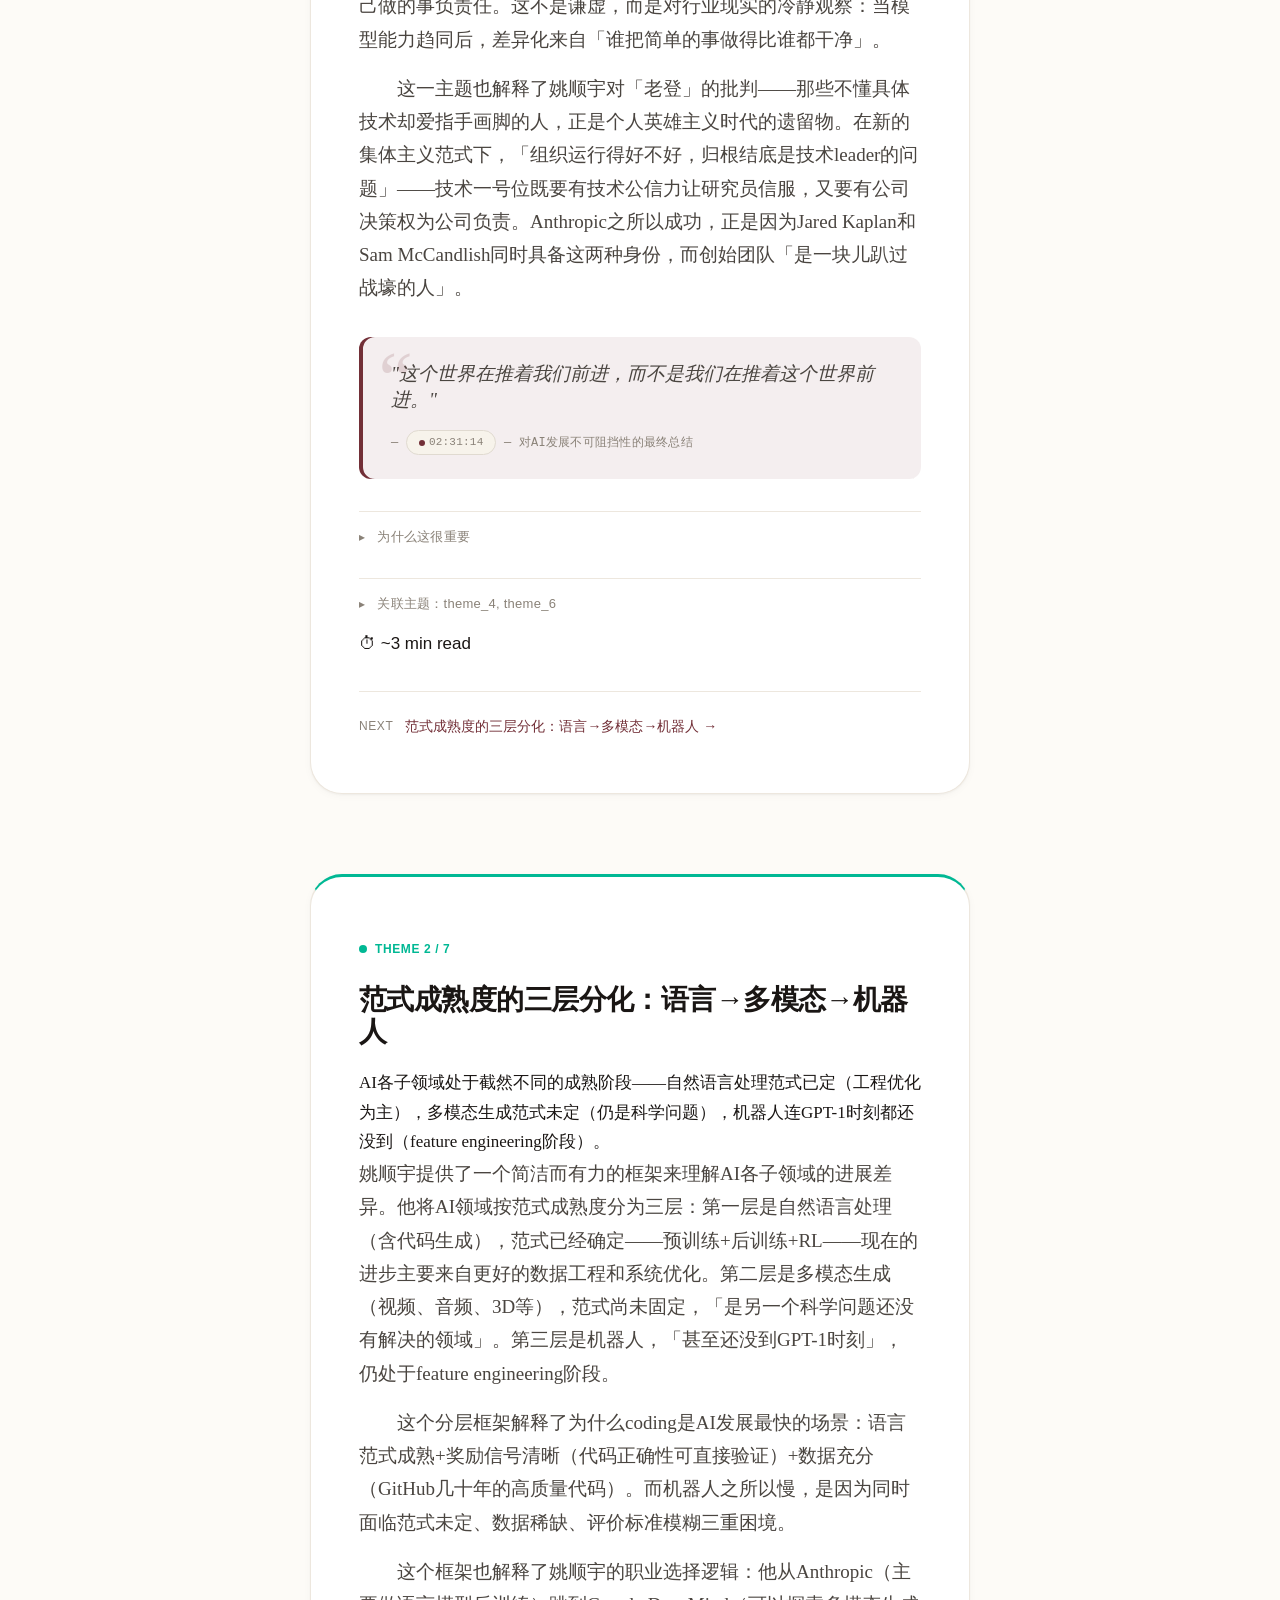
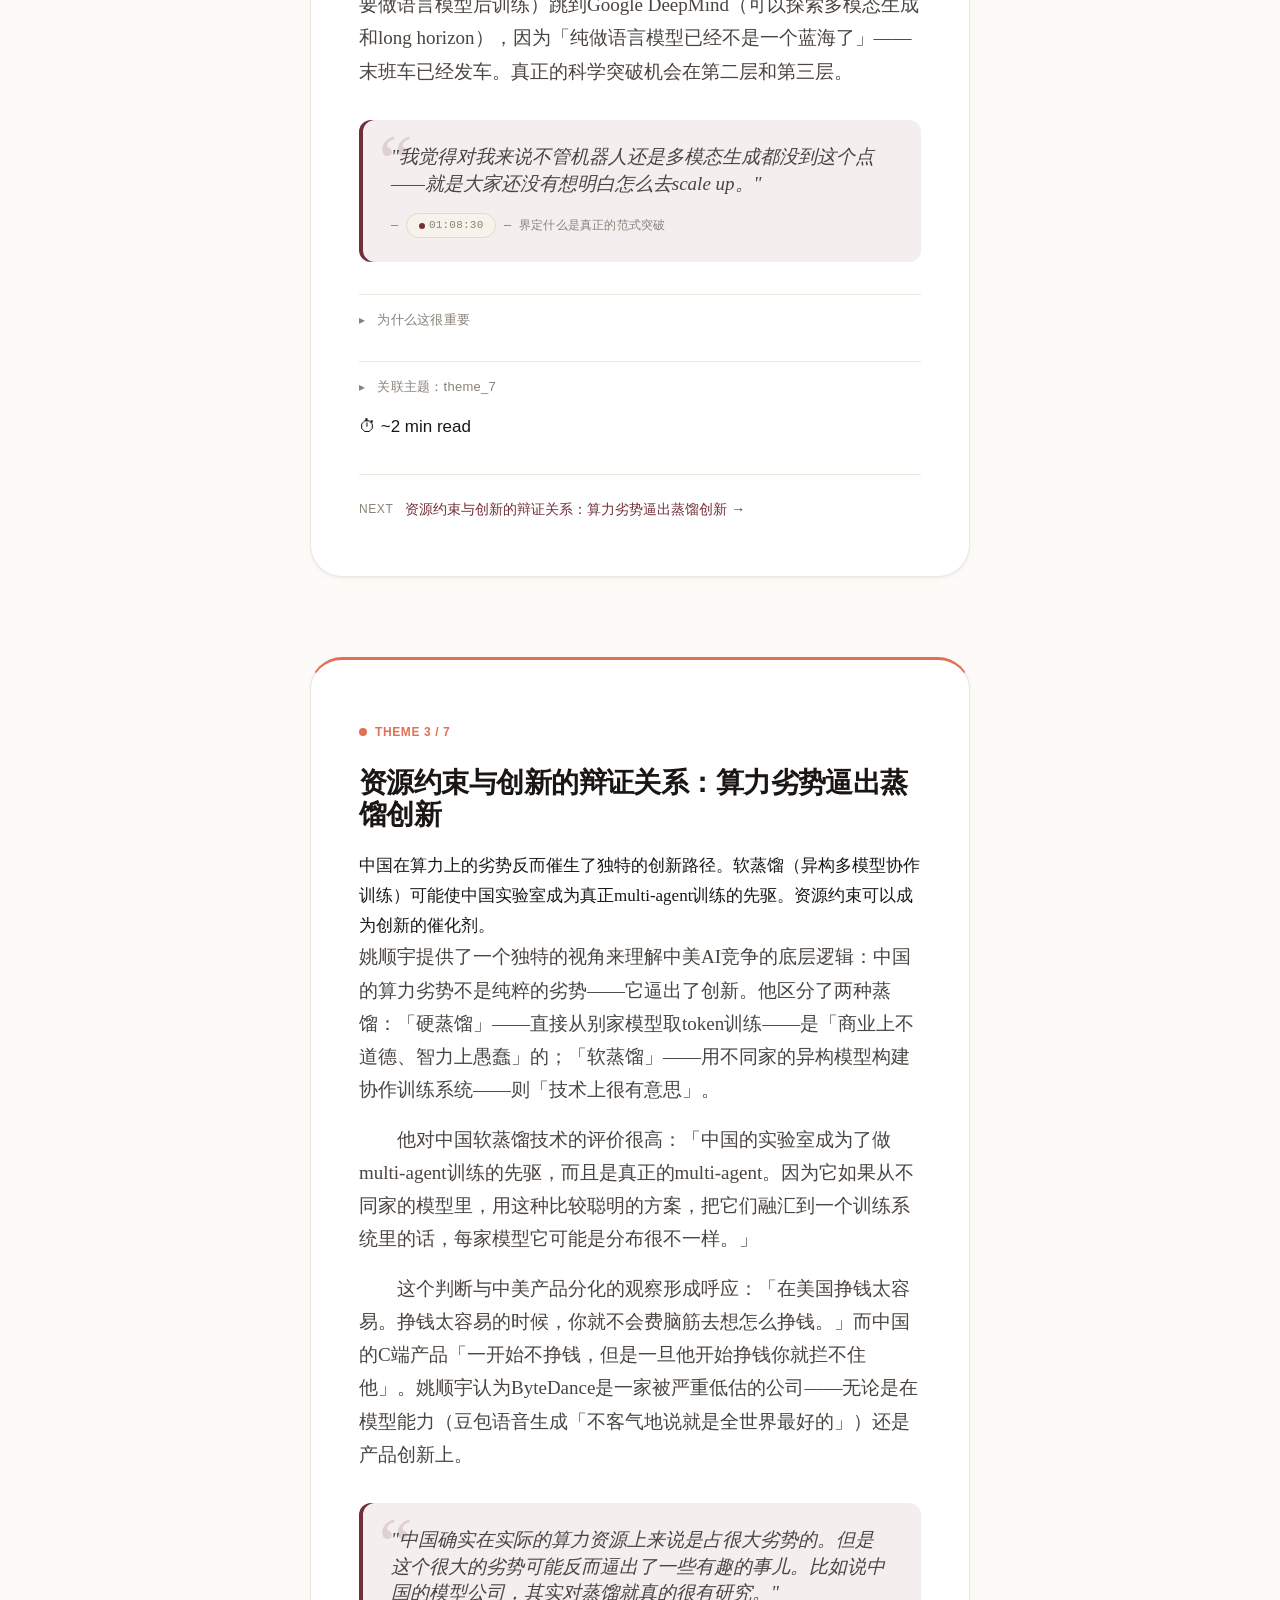
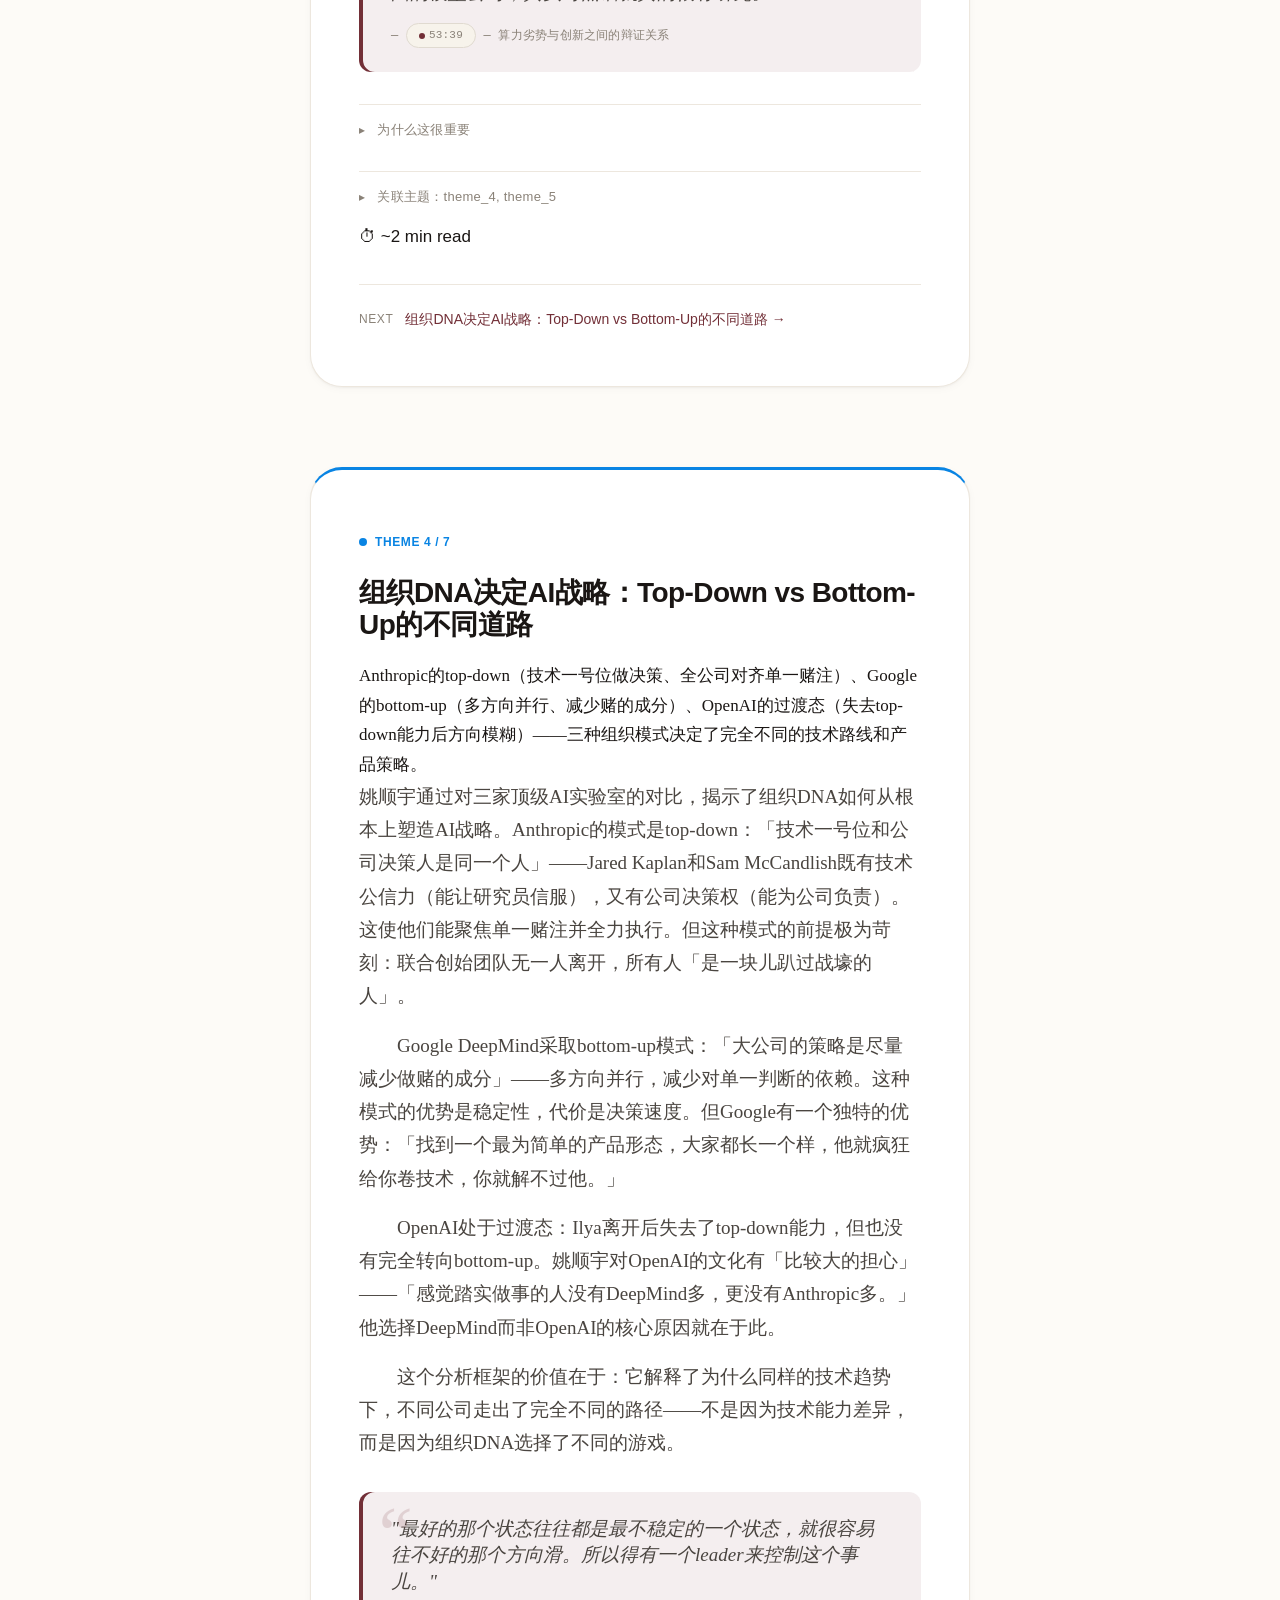
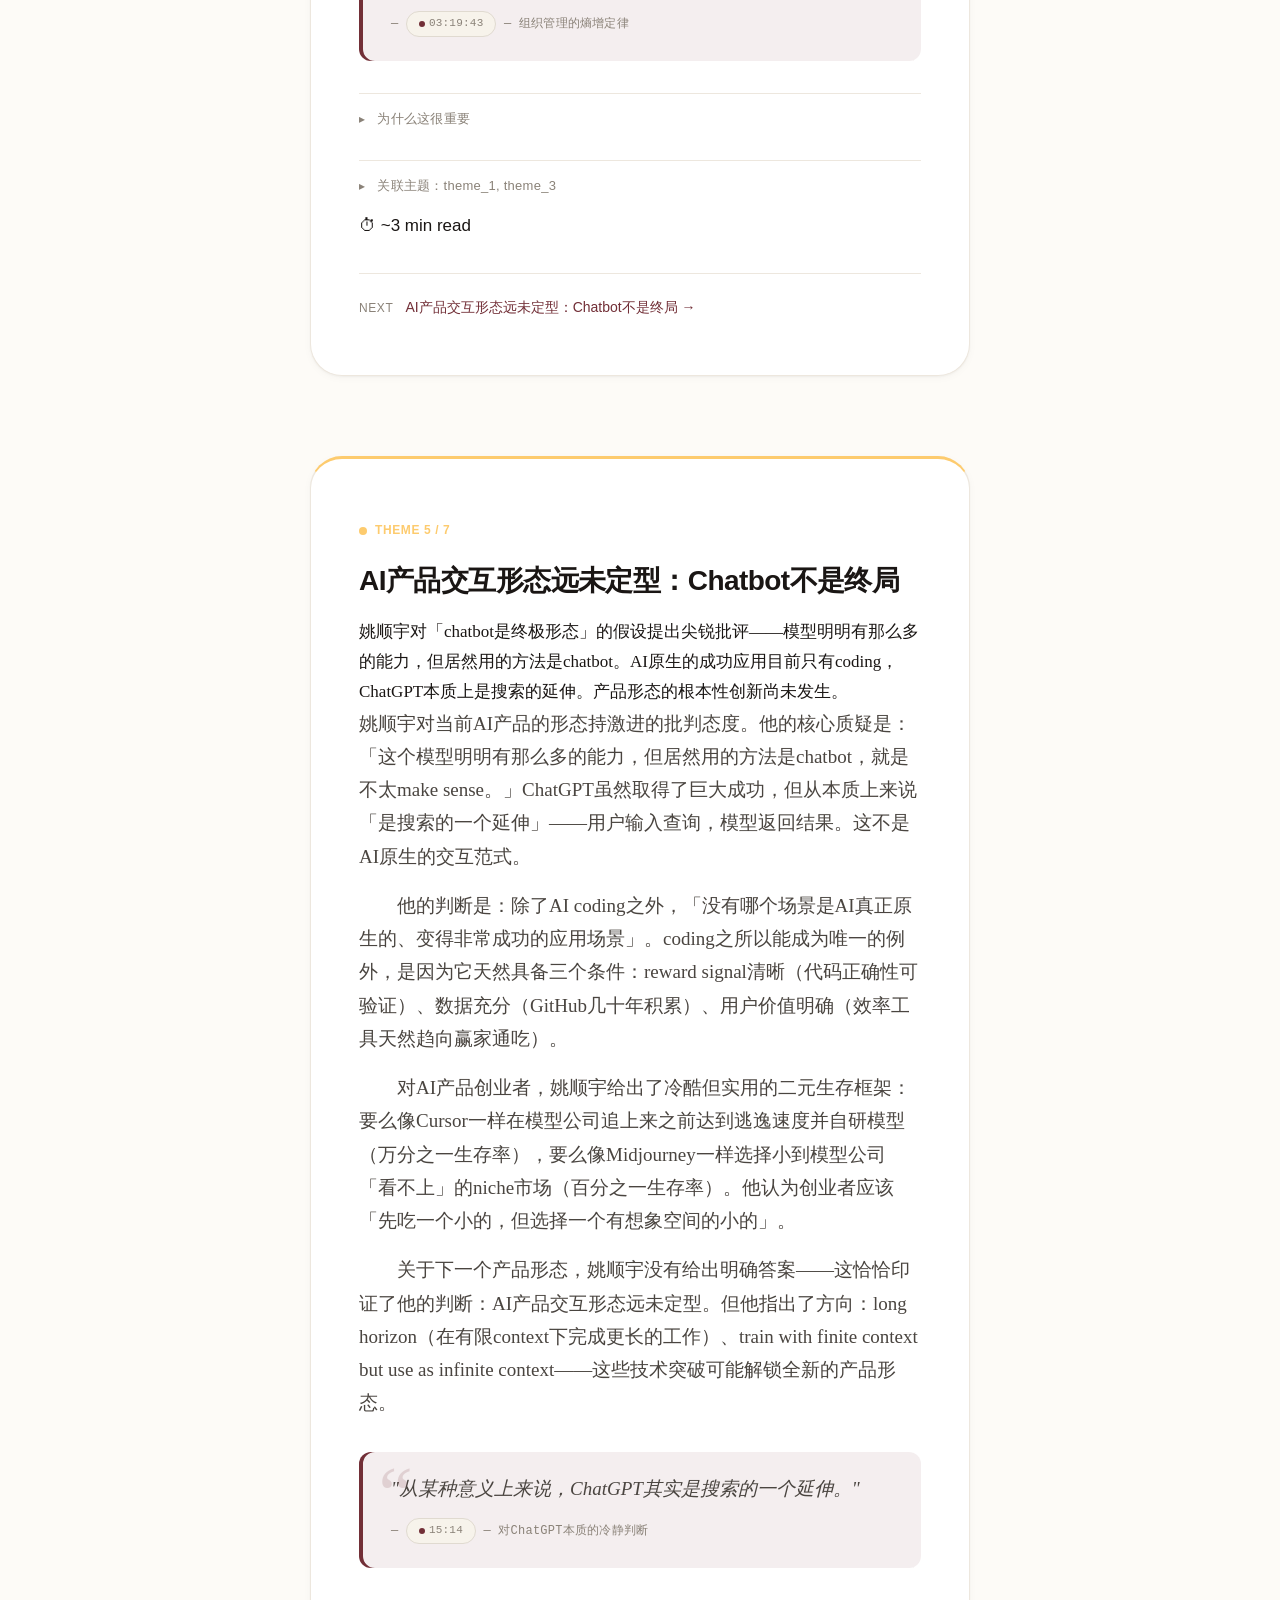
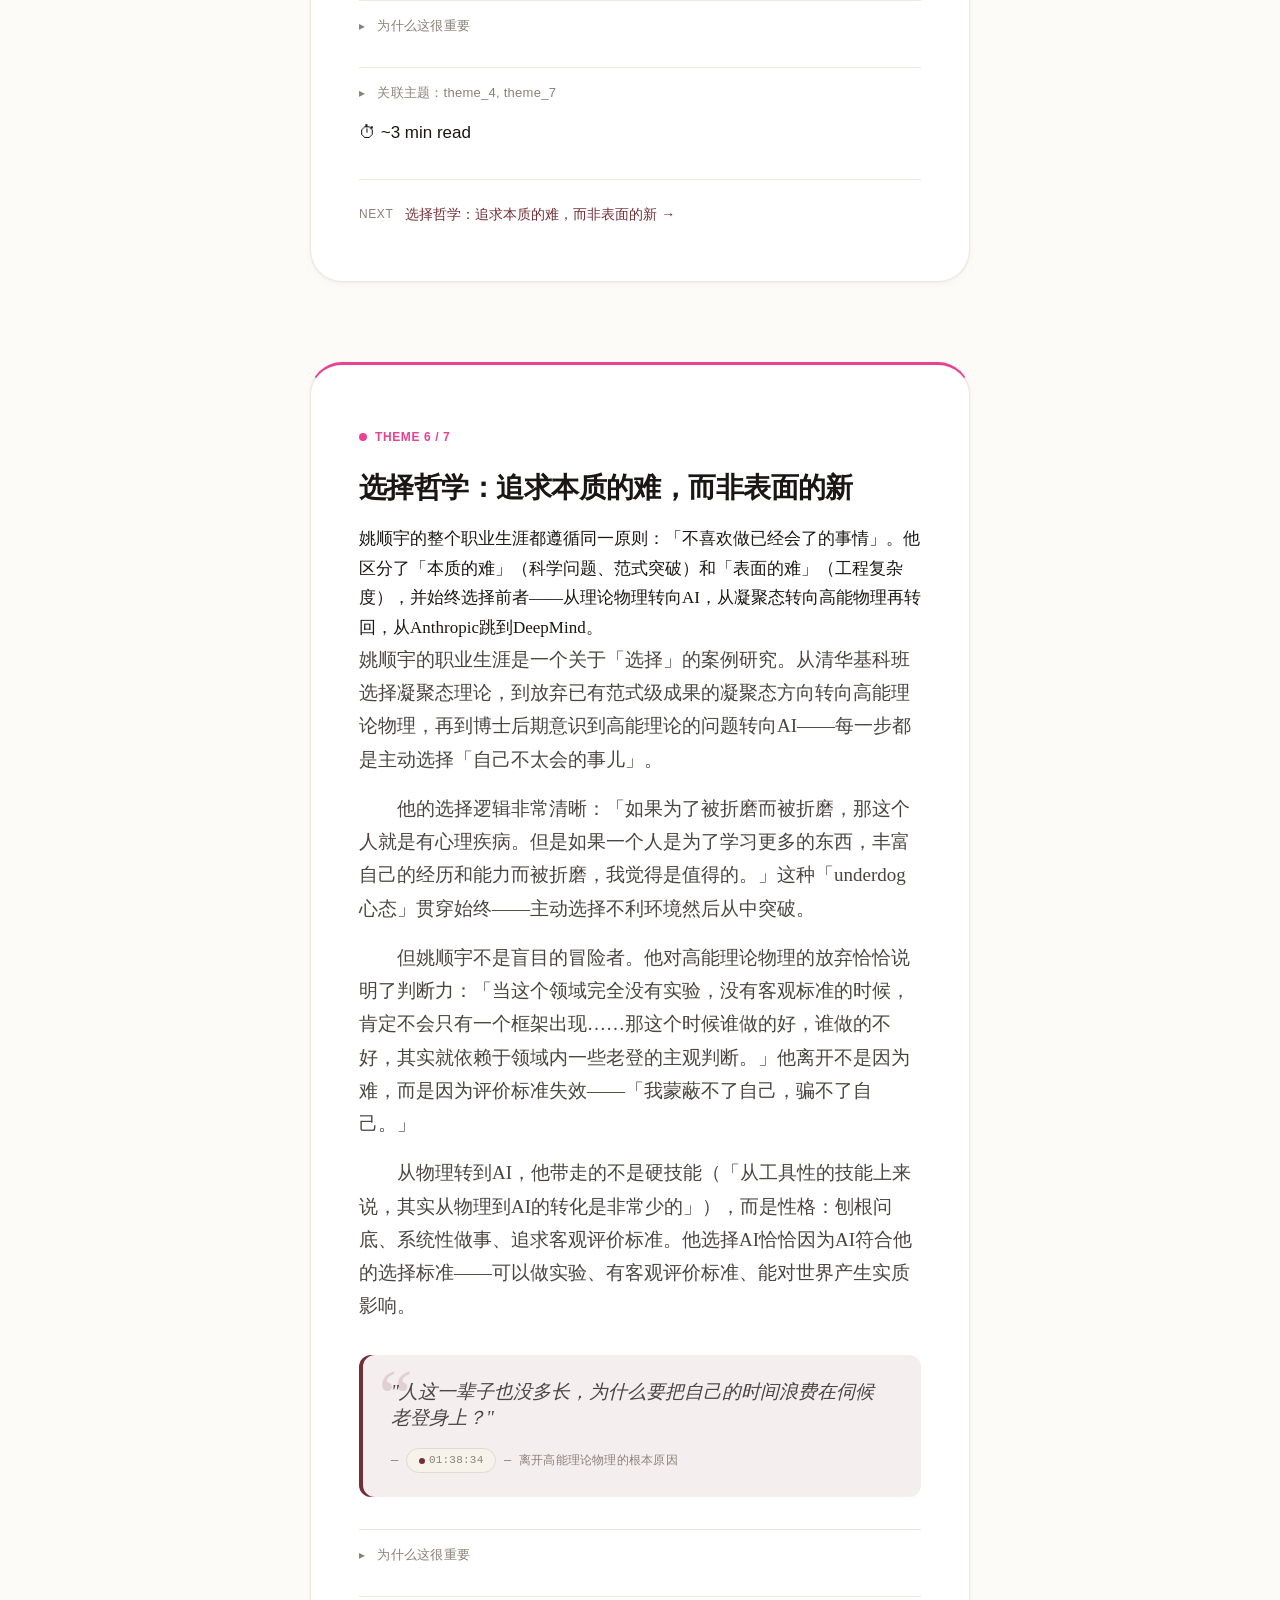
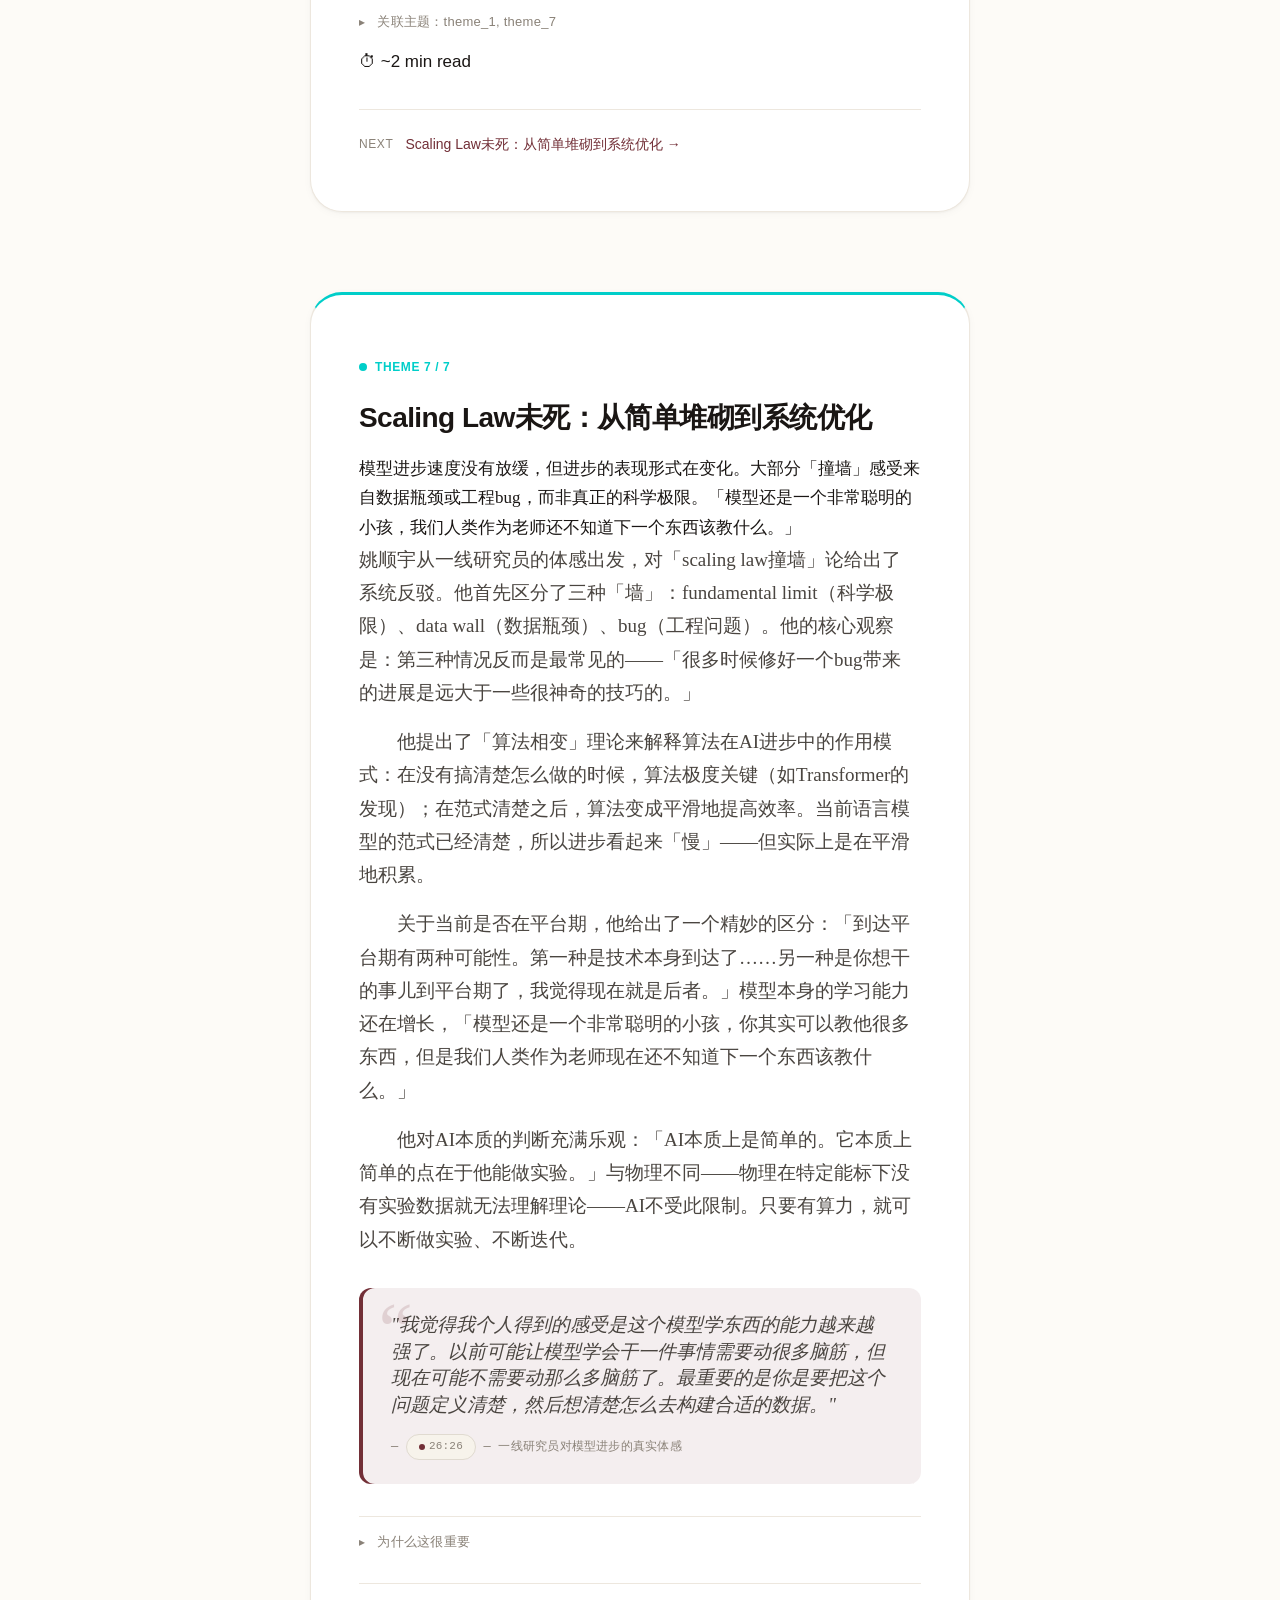
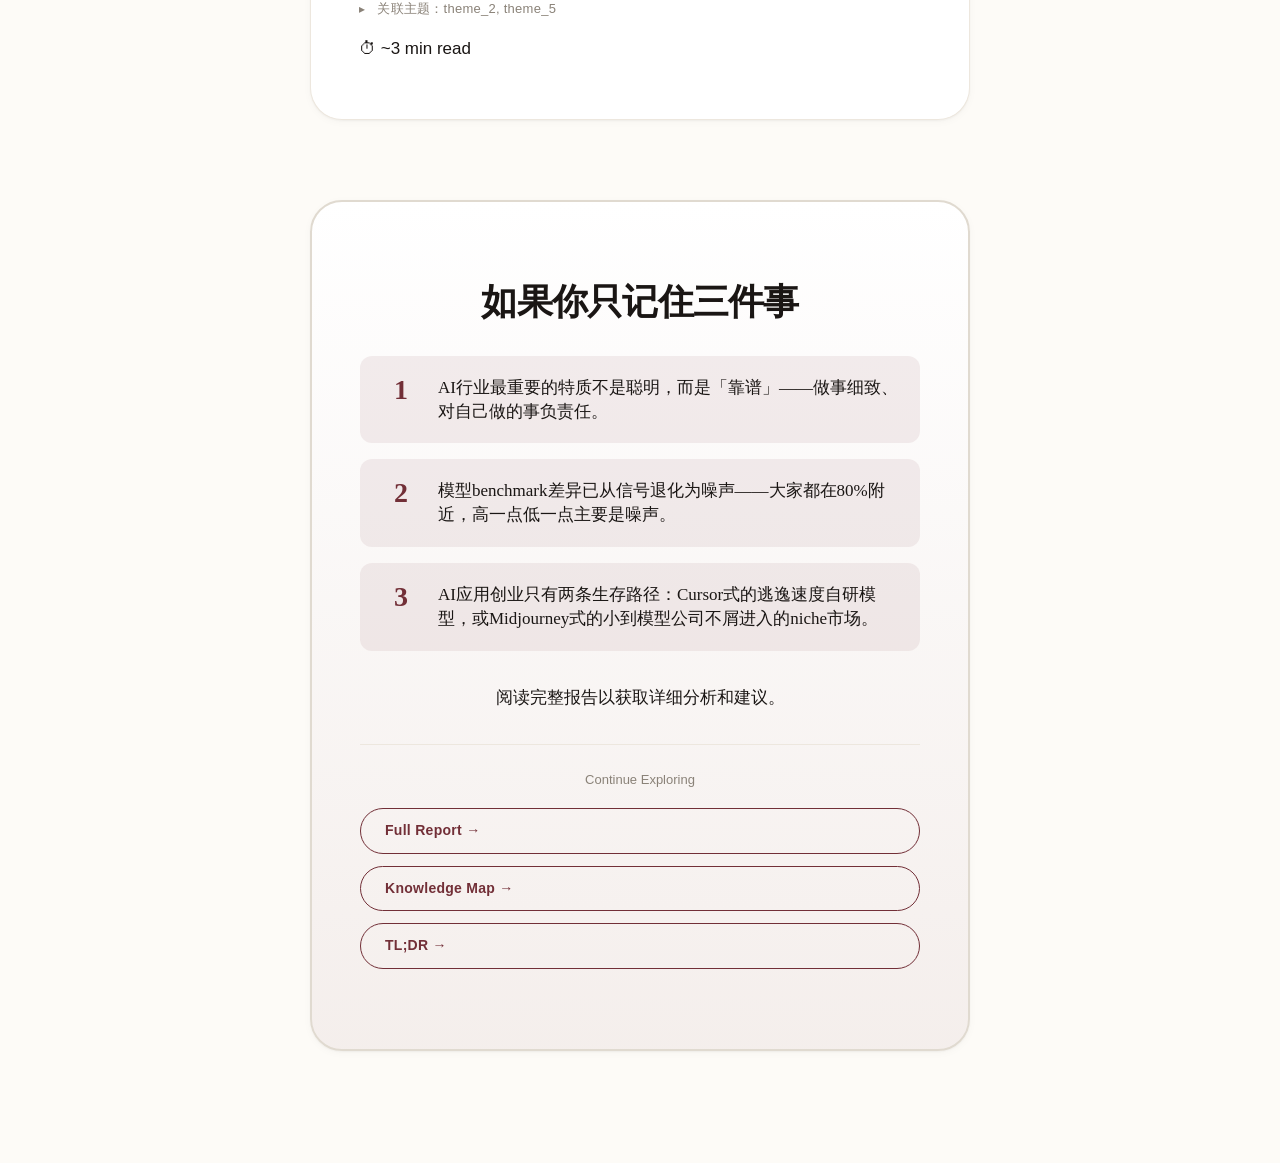
<file: output/yaoshunyu-20260530/cards-yaoshunyu-20260530.html>
<!DOCTYPE html>
<html lang="zh" data-theme="light">
<head>
<meta charset="UTF-8">
<meta name="viewport" content="width=device-width, initial-scale=1.0">
<title>Interview — Learning Cards — 学习卡片</title>
<meta name="description" content="交互式学习卡片 — Interview — Learning Cards">
<style>
/* ========================================================================
   Learning Cards — Complete Design System
   Mobile-first, typography-driven, card-based learning experience.
   Editorial digital magazine aesthetic. Premium literary feel.
   NOT Material Design. NOT a web app.
   ======================================================================== */

/* ========================================================================
   1. FONT FACE DECLARATIONS
   ======================================================================== */

/* System Chinese serif + sans-serif stack — no web font downloads needed.
   Priority: macOS (PingFang/Songti) > Windows (YaHei/FangSong) > Linux (Noto) > fallback */

/* ========================================================================
   2. DESIGN TOKENS — LIGHT THEME (cream + burgundy)
   ======================================================================== */

:root {
  /* ---- Semantic Color Palette: Light ---- */
  --color-surface:        #fdfbf7;
  --color-surface-raised: #ffffff;
  --color-surface-subtle: #f7f3eb;
  --color-surface-hover:  #f3efe6;

  --color-text-primary:   #1a1614;
  --color-text-secondary: #4a4540;
  --color-text-tertiary:  #8a8278;
  --color-text-disabled:  #bfb8ad;
  --color-text-inverse:   #fdfbf7;

  --color-accent:         #722f37;
  --color-accent-hover:   #5c262d;
  --color-accent-soft:    rgba(114, 47, 55, 0.08);
  --color-accent-medium:  rgba(114, 47, 55, 0.14);

  --color-border:         #e0dad0;
  --color-border-light:   #ede7de;
  --color-border-focus:   #722f37;

  --color-divider:        #d9d2c7;
  --color-rule:           #c4bbb0;

  /* ---- Theme Accent Colors (default palette — any number of themes supported;
     cards use inline --theme-color which falls back to --color-accent) ---- */
  --color-theme-1: #722f37;  /* burgundy */
  --color-theme-2: #2f5272;  /* slate blue */
  --color-theme-3: #3a6b4a;  /* forest green */
  --color-theme-4: #8b6914;  /* bronze gold */
  --color-theme-5: #6b3a72;  /* plum */
  --color-theme-6: #2f7272;  /* teal */
  --color-theme-7: #724a2f;  /* russet */

  /* ---- Feedback Colors ---- */
  --color-feedback-success: #3a6b4a;
  --color-feedback-warning: #8b6914;
  --color-feedback-error:   #8b1a1a;

  /* ---- Typography: Chinese-Optimized Font Stack ---- */
  --font-body:       "Hiragino Mincho ProN", "Songti SC", "Noto Serif SC",
                     "Source Han Serif SC", "STSong", "FangSong", "SimSun",
                     "Georgia", "Times New Roman", ui-serif, serif;
  --font-heading:    "PingFang SC", "Noto Sans SC", "Source Han Sans SC",
                     "Hiragino Sans GB", "Microsoft YaHei", "STHeiti",
                     "Helvetica Neue", "Arial", ui-sans-serif, sans-serif;
  --font-ui:         "PingFang SC", "Noto Sans SC", "Hiragino Sans GB",
                     "Microsoft YaHei", "Segoe UI", ui-sans-serif, sans-serif;
  --font-mono:       "JetBrains Mono", "SF Mono", "Fira Code",
                     "Cascadia Code", "Consolas", "Courier New", monospace;
  --font-display:    "Hiragino Mincho ProN", "Songti SC", "Noto Serif SC",
                     "STSong", "Georgia", ui-serif, serif;

  /* ---- Type Scale (modular, 1.2 ratio on mobile, 1.25 on desktop) ---- */
  --text-3xs:    clamp(0.625rem, 0.6rem + 0.125vw, 0.6875rem);
  --text-2xs:    clamp(0.6875rem, 0.66rem + 0.15vw, 0.75rem);
  --text-xs:     clamp(0.75rem, 0.71rem + 0.18vw, 0.8125rem);
  --text-sm:     clamp(0.8125rem, 0.77rem + 0.22vw, 0.875rem);
  --text-base:   clamp(0.9375rem, 0.88rem + 0.28vw, 1.0625rem);
  --text-md:     clamp(1.0625rem, 0.98rem + 0.4vw, 1.1875rem);
  --text-lg:     clamp(1.1875rem, 1.06rem + 0.6vw, 1.375rem);
  --text-xl:     clamp(1.375rem, 1.18rem + 1vw, 1.75rem);
  --text-2xl:    clamp(1.625rem, 1.28rem + 1.6vw, 2.25rem);
  --text-3xl:    clamp(1.875rem, 1.3rem + 2.5vw, 2.875rem);
  --text-hero:   clamp(2.125rem, 1.5rem + 3.5vw, 3.75rem);

  /* ---- Line Heights ---- */
  --leading-body:    1.75;
  --leading-heading: 1.15;
  --leading-display: 1.05;
  --leading-compact: 1.4;
  --leading-relaxed: 1.85;

  /* ---- Letter Spacing ---- */
  --tracking-tight:   -0.02em;
  --tracking-normal:  0;
  --tracking-wide:    0.02em;
  --tracking-wider:   0.05em;
  --tracking-widest:  0.08em;
  --tracking-heading: -0.015em;

  /* ---- 4/8pt Spacing Scale ---- */
  --space-1:  0.25rem;   /* 4px */
  --space-2:  0.5rem;    /* 8px */
  --space-3:  0.75rem;   /* 12px */
  --space-4:  1rem;      /* 16px */
  --space-5:  1.25rem;   /* 20px */
  --space-6:  1.5rem;    /* 24px */
  --space-8:  2rem;      /* 32px */
  --space-10: 2.5rem;    /* 40px */
  --space-12: 3rem;      /* 48px */
  --space-14: 3.5rem;    /* 56px */
  --space-16: 4rem;      /* 64px */
  --space-20: 5rem;      /* 80px */
  --space-24: 6rem;      /* 96px */
  --space-28: 7rem;      /* 112px */
  --space-32: 8rem;      /* 128px */

  /* ---- Border Radius ---- */
  --radius-none: 0;
  --radius-xs:   2px;
  --radius-sm:   4px;
  --radius-md:   8px;
  --radius-lg:   12px;
  --radius-xl:   16px;
  --radius-2xl:  24px;
  --radius-3xl:  32px;
  --radius-full: 9999px;

  /* ---- Elevation (subtle, editorial — not Material) ---- */
  --elevation-none:  none;
  --elevation-low:   0 1px 2px rgba(26, 22, 20, 0.04),
                     0 2px 8px rgba(26, 22, 20, 0.03);
  --elevation-mid:   0 1px 4px rgba(26, 22, 20, 0.05),
                     0 4px 16px rgba(26, 22, 20, 0.04);
  --elevation-high:  0 2px 8px rgba(26, 22, 20, 0.06),
                     0 8px 32px rgba(26, 22, 20, 0.05);
  --elevation-raised: 0 4px 12px rgba(26, 22, 20, 0.08),
                      0 12px 48px rgba(26, 22, 20, 0.06);

  /* ---- Transitions ---- */
  --duration-instant: 80ms;
  --duration-fast:    180ms;
  --duration-normal:  300ms;
  --duration-slow:    500ms;
  --duration-glacial: 800ms;

  --ease-out-expo:    cubic-bezier(0.16, 1, 0.3, 1);
  --ease-out-quint:   cubic-bezier(0.22, 1, 0.36, 1);
  --ease-in-out-quint:cubic-bezier(0.83, 0, 0.17, 1);
  --ease-in-out-circ: cubic-bezier(0.85, 0, 0.15, 1);
  --ease-out-back:    cubic-bezier(0.34, 1.56, 0.64, 1);

  /* ---- Layout ---- */
  --deck-max-width:    680px;
  --card-max-width:    600px;
  --content-max-width: 560px;

  /* ---- Z-Index Scale ---- */
  --z-base:     0;
  --z-above:    100;
  --z-overlay:  200;
  --z-sticky:   500;
  --z-nav:      800;
  --z-topbar:   900;
  --z-progress: 1000;
}

/* ========================================================================
   3. DARK THEME (navy + amber)
   ======================================================================== */

[data-theme="dark"] {
  --color-surface:        #0b1120;
  --color-surface-raised: #111827;
  --color-surface-subtle: #0d1327;
  --color-surface-hover:  #182032;

  --color-text-primary:   #e4e1dc;
  --color-text-secondary: #b0aca4;
  --color-text-tertiary:  #6b6860;
  --color-text-disabled:  #4a473f;
  --color-text-inverse:   #0b1120;

  --color-accent:         #d4a574;
  --color-accent-hover:   #e0b98a;
  --color-accent-soft:    rgba(212, 165, 116, 0.1);
  --color-accent-medium:  rgba(212, 165, 116, 0.16);

  --color-border:         #1e293b;
  --color-border-light:   #162032;
  --color-border-focus:   #d4a574;

  --color-divider:        #1e2a40;
  --color-rule:           #2a3550;

  --color-theme-1: #d4a574;  /* amber */
  --color-theme-2: #74a3d4;  /* sky blue */
  --color-theme-3: #8cd474;  /* sage green */
  --color-theme-4: #d4c174;  /* gold */
  --color-theme-5: #d474a3;  /* rose */
  --color-theme-6: #74d4c1;  /* mint */
  --color-theme-7: #d49474;  /* copper */

  --elevation-low:   0 1px 2px rgba(0, 0, 0, 0.2),
                     0 2px 8px rgba(0, 0, 0, 0.15);
  --elevation-mid:   0 1px 4px rgba(0, 0, 0, 0.25),
                     0 4px 16px rgba(0, 0, 0, 0.2);
  --elevation-high:  0 2px 8px rgba(0, 0, 0, 0.3),
                     0 8px 32px rgba(0, 0, 0, 0.25);
  --elevation-raised: 0 4px 12px rgba(0, 0, 0, 0.35),
                      0 12px 48px rgba(0, 0, 0, 0.3);
}

/* ========================================================================
   4. RESET & BASE
   ======================================================================== */

*,
*::before,
*::after {
  box-sizing: border-box;
  margin: 0;
  padding: 0;
}

html {
  font-size: 100%;
  -webkit-text-size-adjust: 100%;
  text-size-adjust: 100%;
  -moz-text-size-adjust: 100%;
  text-size-adjust: 100%;
  -webkit-font-smoothing: antialiased;
  -moz-osx-font-smoothing: grayscale;
}

body {
  font-family: var(--font-body);
  font-size: var(--text-base);
  line-height: var(--leading-body);
  color: var(--color-text-primary);
  background: var(--color-surface);
  transition: background var(--duration-normal) var(--ease-out-expo),
              color var(--duration-normal) var(--ease-out-expo);
  min-height: 100dvh;
  overflow-x: hidden;
}

::selection {
  background: var(--color-accent-soft);
  color: var(--color-accent);
}

::-moz-selection {
  background: var(--color-accent-soft);
  color: var(--color-accent);
}

img,
svg {
  display: block;
  max-width: 100%;
  height: auto;
}

a {
  color: var(--color-accent);
  text-decoration: none;
  transition: color var(--duration-fast) var(--ease-out-expo);
}

a:hover,
a:focus-visible {
  color: var(--color-accent-hover);
}

a:focus-visible,
button:focus-visible {
  outline: 2px solid var(--color-border-focus);
  outline-offset: 2px;
  border-radius: var(--radius-xs);
}

button {
  cursor: pointer;
  font-family: inherit;
}

ul, ol {
  list-style: none;
}

/* ========================================================================
   5. TYPOGRAPHY UTILITIES
   ======================================================================== */

h1, h2, h3, h4, h5, h6 {
  font-family: var(--font-heading);
  line-height: var(--leading-heading);
  letter-spacing: var(--tracking-heading);
  color: var(--color-text-primary);
}

p {
  margin-bottom: var(--space-4);
}

p:last-child {
  margin-bottom: 0;
}

strong, b {
  font-weight: 700;
  color: var(--color-text-primary);
}

em, i {
  font-style: italic;
}

small {
  font-size: var(--text-xs);
  color: var(--color-text-tertiary);
}

blockquote {
  margin: var(--space-6) 0;
}

code {
  font-family: var(--font-mono);
  font-size: var(--text-xs);
  padding: var(--space-1) var(--space-2);
  background: var(--color-surface-subtle);
  border-radius: var(--radius-sm);
  color: var(--color-accent);
}

/* ========================================================================
   6. PROGRESS BAR
   ======================================================================== */

.progress-bar {
  position: fixed;
  top: 0;
  left: 0;
  height: 3px;
  background: var(--color-accent);
  z-index: var(--z-progress);
  transition: width var(--duration-fast) linear;
  border-radius: 0 var(--radius-xs) var(--radius-xs) 0;
  transform-origin: left;
}

/* ========================================================================
   7. TOP BAR
   ======================================================================== */

.top-bar {
  position: fixed;
  top: 0;
  left: 0;
  right: 0;
  z-index: var(--z-topbar);
  display: flex;
  justify-content: space-between;
  align-items: center;
  padding: var(--space-4) var(--space-6);
  background: linear-gradient(
    180deg,
    var(--color-surface) 60%,
    transparent 100%
  );
  font-family: var(--font-ui);
  font-size: var(--text-2xs);
  color: var(--color-text-tertiary);
  letter-spacing: var(--tracking-wide);
  pointer-events: none;
}

.top-bar > * {
  pointer-events: auto;
}

.top-bar-right {
  display: flex;
  gap: var(--space-4);
  align-items: center;
}

.theme-toggle {
  width: 36px;
  height: 36px;
  border: 1px solid var(--color-border);
  border-radius: var(--radius-full);
  background: var(--color-surface-raised);
  color: var(--color-text-secondary);
  cursor: pointer;
  display: flex;
  align-items: center;
  justify-content: center;
  font-size: var(--text-sm);
  transition: all var(--duration-fast) var(--ease-out-expo);
  box-shadow: var(--elevation-low);
}

.theme-toggle:hover {
  border-color: var(--color-accent);
  color: var(--color-accent);
  box-shadow: var(--elevation-mid);
  transform: scale(1.05);
}

.theme-toggle:active {
  transform: scale(0.95);
}

/* ========================================================================
   8. DECK CONTAINER
   ======================================================================== */

.deck {
  display: flex;
  flex-direction: column;
  align-items: center;
  padding: var(--space-20) var(--space-4) var(--space-24);
  gap: var(--space-16);
  max-width: var(--deck-max-width);
  margin: 0 auto;
  position: relative;
}

/* ========================================================================
   9. CARD BASE
   ======================================================================== */

.card {
  width: 100%;
  max-width: var(--card-max-width);
  background: var(--color-surface-raised);
  border: 1px solid var(--color-border-light);
  border-radius: var(--radius-3xl);
  padding: var(--space-12) var(--space-8);
  box-shadow: var(--elevation-low);
  transition: box-shadow var(--duration-slow) var(--ease-out-expo),
              transform var(--duration-slow) var(--ease-out-expo),
              border-color var(--duration-normal) var(--ease-out-expo);
  scroll-margin-top: var(--space-20);
  position: relative;
  overflow: hidden;
}

.card::before {
  content: "";
  position: absolute;
  inset: 0;
  border-radius: inherit;
  background: linear-gradient(
    135deg,
    transparent 0%,
    var(--color-accent-soft) 100%
  );
  opacity: 0;
  transition: opacity var(--duration-slow) var(--ease-out-expo);
  pointer-events: none;
}

.card:hover {
  box-shadow: var(--elevation-mid);
  border-color: var(--color-border);
}

.card:hover::before {
  opacity: 1;
}

/* ========================================================================
   10. HERO CARD
   ======================================================================== */

.card-hero {
  text-align: center;
  padding: var(--space-16) var(--space-8) var(--space-14);
  border: 2px solid var(--color-border);
  background: linear-gradient(
    180deg,
    var(--color-surface-raised) 0%,
    var(--color-accent-soft) 120%
  );
}

.card-hero::before {
  display: none;
}

.card-hero .card-badge {
  display: inline-block;
  padding: var(--space-2) var(--space-5);
  background: var(--color-accent-soft);
  color: var(--color-accent);
  border-radius: var(--radius-full);
  font-family: var(--font-ui);
  font-size: var(--text-2xs);
  font-weight: 600;
  text-transform: uppercase;
  letter-spacing: var(--tracking-widest);
  margin-bottom: var(--space-8);
  border: 1px solid var(--color-accent-medium);
}

.card-hero .card-title {
  font-family: var(--font-display);
  font-size: var(--text-hero);
  font-weight: 700;
  line-height: var(--leading-display);
  letter-spacing: var(--tracking-tight);
  margin-bottom: var(--space-6);
  color: var(--color-text-primary);
}

.card-hero .card-subtitle {
  font-family: var(--font-body);
  font-size: var(--text-lg);
  color: var(--color-text-secondary);
  line-height: var(--leading-relaxed);
  margin-bottom: var(--space-8);
  max-width: 480px;
  margin-left: auto;
  margin-right: auto;
}

.card-hero .card-meta {
  font-family: var(--font-ui);
  font-size: var(--text-xs);
  color: var(--color-text-tertiary);
  margin-bottom: var(--space-10);
  letter-spacing: var(--tracking-wide);
}

.card-hero .card-meta span {
  display: inline-block;
  margin: 0 var(--space-3);
  position: relative;
}

.card-hero .card-meta span:not(:last-child)::after {
  content: "·";
  display: inline-block;
  margin-left: var(--space-3);
  color: var(--color-text-disabled);
}

.hero-actions {
  display: flex;
  gap: var(--space-4);
  justify-content: center;
  flex-wrap: wrap;
}

/* ========================================================================
   11. BUTTONS
   ======================================================================== */

.btn {
  display: inline-flex;
  align-items: center;
  gap: var(--space-2);
  padding: var(--space-3) var(--space-6);
  border-radius: var(--radius-full);
  font-family: var(--font-ui);
  font-size: var(--text-sm);
  font-weight: 600;
  cursor: pointer;
  transition: all var(--duration-fast) var(--ease-out-expo);
  text-decoration: none;
  line-height: var(--leading-compact);
  letter-spacing: var(--tracking-wide);
  white-space: nowrap;
}

.btn-primary {
  background: var(--color-accent);
  color: var(--color-text-inverse);
  border: none;
  box-shadow: 0 2px 8px var(--color-accent-soft);
}

.btn-primary:hover {
  background: var(--color-accent-hover);
  box-shadow: 0 4px 16px rgba(114, 47, 55, 0.2);
  transform: translateY(-1px);
}

.btn-primary:active {
  transform: translateY(0);
  box-shadow: 0 1px 4px rgba(114, 47, 55, 0.15);
}

.btn-secondary {
  background: transparent;
  color: var(--color-accent);
  border: 1.5px solid var(--color-accent);
}

.btn-secondary:hover {
  background: var(--color-accent-soft);
  transform: translateY(-1px);
}

.btn-secondary:active {
  transform: translateY(0);
}

/* Dark mode button shadows */
[data-theme="dark"] .btn-primary {
  box-shadow: 0 2px 8px rgba(212, 165, 116, 0.15);
}

[data-theme="dark"] .btn-primary:hover {
  box-shadow: 0 4px 16px rgba(212, 165, 116, 0.25);
}

[data-theme="dark"] .btn-primary:active {
  box-shadow: 0 1px 4px rgba(212, 165, 116, 0.1);
}

/* ========================================================================
   12. THEME CARDS
   ======================================================================== */

.card-theme {
  border-top: 3px solid var(--theme-color, var(--color-accent));
  padding-top: var(--space-10);
  background: var(--color-surface-raised);
}

.theme-badge {
  display: inline-flex;
  align-items: center;
  gap: var(--space-2);
  font-family: var(--font-ui);
  font-size: var(--text-2xs);
  font-weight: 600;
  text-transform: uppercase;
  letter-spacing: var(--tracking-wider);
  margin-bottom: var(--space-6);
  color: var(--theme-color, var(--color-accent));
}

.theme-badge .dot {
  width: 8px;
  height: 8px;
  border-radius: var(--radius-full);
  flex-shrink: 0;
  background: var(--theme-color, var(--color-accent));
}

.card-theme .card-claim {
  font-family: var(--font-heading);
  font-size: var(--text-xl);
  font-weight: 700;
  line-height: var(--leading-heading);
  letter-spacing: var(--tracking-tight);
  margin-bottom: var(--space-5);
  color: var(--color-text-primary);
}

.card-theme .card-narrative {
  font-size: var(--text-base);
  color: var(--color-text-secondary);
  line-height: var(--leading-body);
  margin-bottom: var(--space-6);
}

.card-theme .card-narrative p {
  margin-bottom: var(--space-4);
  text-indent: 2em;
  /* hanging-punctuation not broadly supported; omit for now */
}

.card-theme .card-narrative p:first-child {
  text-indent: 0;
}

/* ========================================================================
   13. PULL QUOTE
   ======================================================================== */

.pull-quote {
  margin: var(--space-8) 0;
  padding: var(--space-6) var(--space-8);
  background: var(--color-accent-soft);
  border-radius: var(--radius-lg);
  box-shadow: inset 4px 0 0 0 var(--color-accent);
  font-style: italic;
  font-size: var(--text-md);
  line-height: var(--leading-compact);
  color: var(--color-text-secondary);
  position: relative;
}

.pull-quote::before {
  content: "\201C";
  position: absolute;
  top: var(--space-1);
  left: var(--space-3);
  font-size: clamp(3rem, 6vw, 5rem);
  line-height: 1;
  color: var(--color-accent);
  opacity: 0.15;
  font-family: var(--font-display);
  pointer-events: none;
}

.pull-quote cite {
  display: block;
  margin-top: var(--space-4);
  font-style: normal;
  font-family: var(--font-mono);
  font-size: var(--text-2xs);
  color: var(--color-text-tertiary);
  letter-spacing: var(--tracking-wide);
}

.pull-quote cite::before {
  content: "\2014\00A0";
}

/* ========================================================================
   14. EXPANDABLE SECTIONS
   ======================================================================== */

.expandable {
  margin-top: var(--space-4);
}

.expand-toggle {
  display: flex;
  align-items: center;
  gap: var(--space-3);
  width: 100%;
  padding: var(--space-4) 0;
  background: none;
  border: none;
  border-top: 1px solid var(--color-border-light);
  font-family: var(--font-ui);
  font-size: var(--text-xs);
  color: var(--color-text-tertiary);
  cursor: pointer;
  transition: color var(--duration-fast) var(--ease-out-expo);
  letter-spacing: var(--tracking-wide);
  text-align: left;
}

.expand-toggle:hover {
  color: var(--color-accent);
}

.expand-toggle .arrow {
  display: inline-block;
  transition: transform var(--duration-fast) var(--ease-out-expo);
  font-size: var(--text-2xs);
  flex-shrink: 0;
}

.expand-toggle.open .arrow {
  transform: rotate(90deg);
}

.expand-toggle.open {
  color: var(--color-accent);
}

.expand-content {
  display: none;
  padding: var(--space-5) 0 var(--space-6);
  font-size: var(--text-sm);
  color: var(--color-text-secondary);
  line-height: var(--leading-compact);
  animation: expandReveal var(--duration-normal) var(--ease-out-expo);
}

.expand-content.visible {
  display: block;
}

@keyframes expandReveal {
  from {
    opacity: 0;
    transform: translateY(-8px);
  }
  to {
    opacity: 1;
    transform: translateY(0);
  }
}

.expand-content .insight-item {
  padding: var(--space-4) 0;
  border-bottom: 1px solid var(--color-border-light);
}

.expand-content .insight-item:last-child {
  border-bottom: none;
}

.expand-content .insight-claim {
  font-weight: 700;
  color: var(--color-text-primary);
  margin-bottom: var(--space-2);
  font-size: var(--text-sm);
  font-family: var(--font-heading);
}

.expand-content .insight-expl {
  font-size: var(--text-sm);
  color: var(--color-text-secondary);
  line-height: var(--leading-compact);
}

/* ========================================================================
   15. CLOSING CARD
   ======================================================================== */

.card-closing {
  text-align: center;
  padding: var(--space-16) var(--space-8);
  border: 2px solid var(--color-border);
  background: linear-gradient(
    180deg,
    var(--color-surface-raised) 0%,
    var(--color-accent-soft) 120%
  );
}

.card-closing::before {
  display: none;
}

.card-closing h2 {
  font-family: var(--font-display);
  font-size: var(--text-2xl);
  font-weight: 700;
  margin-bottom: var(--space-8);
  letter-spacing: var(--tracking-tight);
}

.remember-list {
  text-align: left;
  list-style: none;
  padding: 0;
  margin: var(--space-8) 0;
  display: flex;
  flex-direction: column;
  gap: var(--space-4);
}

.remember-item {
  display: flex;
  gap: var(--space-4);
  align-items: flex-start;
  padding: var(--space-5);
  background: var(--color-accent-soft);
  border-radius: var(--radius-lg);
  transition: background var(--duration-fast) var(--ease-out-expo);
}

.remember-item:hover {
  background: var(--color-accent-medium);
}

.remember-num {
  font-family: var(--font-display);
  font-size: var(--text-xl);
  font-weight: 700;
  color: var(--color-accent);
  line-height: 1;
  flex-shrink: 0;
  min-width: 1.5em;
  text-align: center;
}

.remember-text {
  font-size: var(--text-base);
  line-height: var(--leading-compact);
  color: var(--color-text-primary);
}

/* ---- Role Tabs ---- */

.role-tabs {
  display: flex;
  flex-wrap: wrap;
  gap: var(--space-2);
  justify-content: center;
  margin: var(--space-8) 0;
}

.role-tab {
  padding: var(--space-2) var(--space-5);
  border-radius: var(--radius-full);
  border: 1px solid var(--color-border);
  background: var(--color-surface-raised);
  font-family: var(--font-ui);
  font-size: var(--text-xs);
  cursor: pointer;
  transition: all var(--duration-fast) var(--ease-out-expo);
  color: var(--color-text-secondary);
  letter-spacing: var(--tracking-wide);
}

.role-tab:hover {
  border-color: var(--color-accent);
  color: var(--color-accent);
  background: var(--color-accent-soft);
}

.role-tab.active {
  border-color: var(--color-accent);
  color: var(--color-accent);
  background: var(--color-accent-soft);
  font-weight: 600;
}

.role-content {
  display: none;
  text-align: left;
  font-size: var(--text-sm);
  line-height: var(--leading-compact);
  color: var(--color-text-secondary);
  animation: expandReveal var(--duration-normal) var(--ease-out-expo);
}

.role-content.visible {
  display: block;
}

.closing-links {
  display: flex;
  gap: var(--space-4);
  justify-content: center;
  flex-wrap: wrap;
  margin-top: var(--space-10);
  padding-top: var(--space-8);
  border-top: 1px solid var(--color-border-light);
}

/* ========================================================================
   16. NAV DOTS (SIDE NAVIGATION)
   ======================================================================== */

.nav-dots {
  position: fixed;
  right: var(--space-6);
  top: 50%;
  transform: translateY(-50%);
  z-index: var(--z-nav);
  display: flex;
  flex-direction: column;
  gap: var(--space-3);
  padding: var(--space-4);
  background: var(--color-surface-raised);
  border: 1px solid var(--color-border-light);
  border-radius: var(--radius-full);
  box-shadow: var(--elevation-low);
}

.nav-dot {
  width: 8px;
  height: 8px;
  border-radius: var(--radius-full);
  border: 1px solid transparent;
  background: var(--color-border);
  cursor: pointer;
  transition: all var(--duration-fast) var(--ease-out-expo);
  padding: 0;
}

.nav-dot:hover {
  background: var(--color-text-tertiary);
  transform: scale(1.3);
}

.nav-dot.active {
  background: var(--color-accent);
  border-color: var(--color-accent);
  transform: scale(1.5);
  box-shadow: 0 0 0 2px var(--color-accent-soft);
}

/* ========================================================================
   17. MOBILE BOTTOM NAV
   ======================================================================== */

.bottom-nav {
  display: none;
  position: fixed;
  bottom: 0;
  left: 0;
  right: 0;
  z-index: var(--z-nav);
  padding: var(--space-3) var(--space-5);
  background: var(--color-surface-raised);
  border-top: 1px solid var(--color-border-light);
  justify-content: space-between;
  align-items: center;
  font-family: var(--font-ui);
  font-size: var(--text-xs);
  box-shadow: 0 -1px 8px rgba(26, 22, 20, 0.04);
  -webkit-backdrop-filter: blur(10px);
  backdrop-filter: blur(10px);
}

[data-theme="dark"] .bottom-nav {
  box-shadow: 0 -1px 8px rgba(0, 0, 0, 0.2);
}

.bottom-nav button {
  padding: var(--space-2) var(--space-5);
  border-radius: var(--radius-full);
  border: 1px solid var(--color-border);
  background: var(--color-surface-subtle);
  font-family: var(--font-ui);
  font-size: var(--text-xs);
  cursor: pointer;
  color: var(--color-text-secondary);
  transition: all var(--duration-fast) var(--ease-out-expo);
  letter-spacing: var(--tracking-wide);
}

.bottom-nav button:hover {
  border-color: var(--color-accent);
  color: var(--color-accent);
  background: var(--color-accent-soft);
}

.bottom-nav button:active {
  transform: scale(0.96);
}

.bottom-nav .card-counter {
  color: var(--color-text-tertiary);
  font-size: var(--text-2xs);
  font-variant-numeric: tabular-nums;
  letter-spacing: var(--tracking-wide);
}

/* ========================================================================
   18. TIMESTAMP BADGE
   ======================================================================== */

.timestamp-badge {
  display: inline-flex;
  align-items: center;
  gap: var(--space-1);
  font-family: var(--font-mono);
  font-size: var(--text-3xs);
  padding: var(--space-1) var(--space-3);
  border: 1px solid var(--color-border);
  border-radius: var(--radius-full);
  background: var(--color-surface-subtle);
  color: var(--color-text-tertiary);
  cursor: pointer;
  transition: all var(--duration-fast) var(--ease-out-expo);
  letter-spacing: var(--tracking-wide);
}

.timestamp-badge:hover {
  border-color: var(--color-accent);
  color: var(--color-accent);
  background: var(--color-accent-soft);
}

.timestamp-badge::before {
  content: "";
  display: inline-block;
  width: 6px;
  height: 6px;
  border-radius: var(--radius-full);
  background: var(--color-accent);
  flex-shrink: 0;
}

/* ========================================================================
   19. ANIMATIONS — CARD REVEAL
   ======================================================================== */

/* Cards appear at full opacity immediately — no scroll animation.
   The content is already loaded; animating opacity during scroll creates
   a visible flash that reads as broken, not designed. */

/* Stagger effect: theme cards reveal one by one */
.card-theme:nth-child(2)  { animation-delay: 0ms; }
.card-theme:nth-child(3)  { animation-delay: 60ms; }
.card-theme:nth-child(4)  { animation-delay: 120ms; }
.card-theme:nth-child(5)  { animation-delay: 180ms; }
.card-theme:nth-child(6)  { animation-delay: 240ms; }
.card-theme:nth-child(7)  { animation-delay: 300ms; }
.card-theme:nth-child(8)  { animation-delay: 360ms; }

/* ========================================================================
   20. COMPACT HERO OVERVIEW
   ======================================================================== */

/* Compact Hero Overview */
.card-hero { text-align: left; padding: var(--space-10) var(--space-8); }
.card-hero .card-badge { margin-bottom: var(--space-4); }
.card-hero .card-title { font-size: var(--text-lg); font-weight: 600; margin-bottom: var(--space-4); }

.hero-guest {
  font-family: var(--font-ui); font-size: var(--text-sm);
  color: var(--color-text-secondary); margin-bottom: var(--space-2);
}
.hero-stats {
  font-family: var(--font-ui); font-size: var(--text-xs);
  color: var(--color-text-tertiary); margin-bottom: var(--space-6);
}
.hero-thesis {
  margin: 0 0 var(--space-8) 0; padding: var(--space-5) var(--space-6);
  background: var(--color-accent-soft); border-radius: var(--radius-lg);
  box-shadow: inset 4px 0 0 0 var(--color-accent);
  font-size: var(--text-base); font-style: italic;
  line-height: var(--leading-compact); color: var(--color-text-secondary);
}
.theme-index-label {
  font-family: var(--font-ui); font-size: var(--text-xs);
  font-weight: 600; color: var(--color-text-tertiary);
  text-transform: uppercase; letter-spacing: var(--tracking-wider);
  margin-bottom: var(--space-4);
}

/* Theme Index Grid */
.theme-index {
  display: grid;
  grid-template-columns: repeat(auto-fill, minmax(160px, 1fr));
  gap: var(--space-3);
  margin-bottom: var(--space-8);
}
.theme-index-tile {
  display: flex; flex-direction: column; gap: var(--space-1);
  padding: var(--space-4); border: 1px solid var(--color-border-light);
  border-radius: var(--radius-md); background: var(--color-surface-raised);
  cursor: pointer; text-align: left; font-family: inherit;
  transition: all var(--duration-fast);
  box-shadow: inset 3px 0 0 0 var(--theme-color, var(--color-accent));
}
.theme-index-tile:hover {
  border-color: var(--color-accent); box-shadow: var(--elevation-low), inset 3px 0 0 0 var(--theme-color, var(--color-accent));
  transform: translateY(-1px);
}
.theme-index-tile .tile-name {
  font-size: var(--text-sm); font-weight: 600; color: var(--color-text-primary);
  line-height: var(--leading-compact);
}
.theme-index-tile .tile-summary {
  font-size: var(--text-2xs); color: var(--color-text-tertiary);
  line-height: var(--leading-compact);
  display: -webkit-box; -webkit-line-clamp: 2; -webkit-box-orient: vertical;
  overflow: hidden;
}

/* ========================================================================
   21. NEXT-THEME NAVIGATION
   ======================================================================== */

.next-theme {
  display: flex; align-items: center; gap: var(--space-3);
  margin-top: var(--space-8); padding-top: var(--space-6);
  border-top: 1px solid var(--color-border-light);
}
.next-theme-label {
  font-family: var(--font-ui); font-size: var(--text-2xs);
  color: var(--color-text-tertiary); text-transform: uppercase;
  letter-spacing: var(--tracking-wider);
}
.next-theme-btn {
  font-family: var(--font-ui); font-size: var(--text-sm); font-weight: 500;
  color: var(--color-accent); background: none; border: none;
  cursor: pointer; padding: 0; transition: color var(--duration-fast);
}
.next-theme-btn:hover { color: var(--color-accent-hover); text-decoration: underline; }

/* ========================================================================
   22. CLOSING LINKS SECTION
   ======================================================================== */

.closing-links {
  display: flex; flex-direction: column; gap: var(--space-3);
  margin-top: var(--space-8); padding-top: var(--space-6);
  border-top: 1px solid var(--color-border-light);
}
.closing-links-label {
  font-family: var(--font-ui); font-size: var(--text-xs);
  color: var(--color-text-tertiary); margin-bottom: var(--space-1);
}

/* ========================================================================
   23. RESPONSIVE — TABLET BREAKPOINT (768px and below)
   ======================================================================== */

@media (max-width: 768px) {
  .deck {
    padding: var(--space-14) var(--space-4) var(--space-32);
    gap: var(--space-12);
  }

  .card {
    padding: var(--space-10) var(--space-6);
    border-radius: var(--radius-2xl);
  }

  .card-hero {
    padding: var(--space-12) var(--space-6);
    border-radius: var(--radius-3xl);
  }

  .card-hero .card-title {
    font-size: var(--text-3xl);
  }

  .card-hero .card-subtitle {
    font-size: var(--text-md);
  }

  .card-theme .card-claim {
    font-size: var(--text-lg);
  }

  .card-closing {
    padding: var(--space-12) var(--space-6);
  }

  .card-closing h2 {
    font-size: var(--text-xl);
  }

  .pull-quote {
    margin: var(--space-6) 0;
    padding: var(--space-5) var(--space-6);
    font-size: var(--text-base);
  }

  .nav-dots {
    display: none;
  }

  .bottom-nav {
    display: flex;
  }

  .top-bar {
    padding: var(--space-3) var(--space-5);
  }

  .theme-index { grid-template-columns: repeat(2, 1fr); }
  .card-hero { padding: var(--space-8) var(--space-6); }
}

/* ========================================================================
   21. RESPONSIVE — MOBILE BREAKPOINT (480px and below)
   ======================================================================== */

@media (max-width: 480px) {
  .deck {
    padding: var(--space-12) var(--space-3) var(--space-28);
    gap: var(--space-10);
  }

  .card {
    padding: var(--space-8) var(--space-5);
    border-radius: var(--radius-xl);
  }

  .card-hero {
    padding: var(--space-10) var(--space-5);
    border-radius: var(--radius-2xl);
    border-width: 1.5px;
  }

  .card-hero .card-badge {
    font-size: var(--text-3xs);
    padding: var(--space-1) var(--space-3);
    margin-bottom: var(--space-6);
  }

  .card-hero .card-title {
    font-size: clamp(1.5rem, 8vw, 2rem);
    margin-bottom: var(--space-4);
  }

  .card-hero .card-subtitle {
    font-size: var(--text-base);
    margin-bottom: var(--space-6);
  }

  .card-hero .card-meta {
    font-size: var(--text-2xs);
    margin-bottom: var(--space-8);
  }

  .card-theme {
    border-left-width: 4px;
    padding-top: var(--space-8);
  }

  .card-theme .card-claim {
    font-size: var(--text-md);
  }

  .card-theme .card-narrative {
    font-size: var(--text-sm);
  }

  .card-theme .card-narrative p {
    text-indent: 1.5em;
  }

  .card-theme .card-narrative p:first-child {
    text-indent: 0;
  }

  .card-closing {
    padding: var(--space-10) var(--space-5);
    border-width: 1.5px;
  }

  .card-closing h2 {
    font-size: var(--text-lg);
    margin-bottom: var(--space-6);
  }

  .pull-quote {
    margin: var(--space-5) 0;
    padding: var(--space-4) var(--space-5);
    font-size: var(--text-sm);
    border-left-width: 3px;
  }

  .pull-quote::before {
    font-size: clamp(2rem, 10vw, 3.5rem);
  }

  .hero-actions {
    flex-direction: column;
    align-items: stretch;
  }

  .btn {
    width: 100%;
    justify-content: center;
  }

  .role-tabs {
    gap: var(--space-1);
  }

  .role-tab {
    padding: var(--space-1) var(--space-3);
    font-size: var(--text-2xs);
  }

  .remember-list {
    gap: var(--space-3);
  }

  .remember-item {
    padding: var(--space-4);
    gap: var(--space-3);
  }

  .remember-num {
    font-size: var(--text-lg);
  }

  .remember-text {
    font-size: var(--text-sm);
  }

  .closing-links {
    flex-direction: column;
    gap: var(--space-3);
  }

  .closing-links .btn {
    width: 100%;
    justify-content: center;
  }

  .bottom-nav {
    padding: var(--space-2) var(--space-4);
  }

  .bottom-nav button {
    padding: var(--space-1) var(--space-4);
    font-size: var(--text-2xs);
  }

  .top-bar {
    padding: var(--space-2) var(--space-4);
    font-size: var(--text-3xs);
  }

  .timestamp-badge {
    font-size: 0.625rem;
  }

  .theme-index { grid-template-columns: 1fr; }
}

/* ========================================================================
   22. RESPONSIVE — WIDE SCREEN (1024px and above)
   ======================================================================== */

@media (min-width: 1024px) {
  .deck {
    max-width: 720px;
    padding: var(--space-24) var(--space-6) var(--space-28);
    gap: var(--space-20);
  }

  .card {
    max-width: 660px;
    padding: var(--space-14) var(--space-12);
  }

  .card-hero {
    padding: var(--space-20) var(--space-12) var(--space-16);
  }

  .card-closing {
    padding: var(--space-20) var(--space-12);
  }

  .nav-dots {
    right: max(var(--space-8), calc((100vw - 720px) / 2 - 48px));
  }

  .card-theme .card-narrative {
    font-size: var(--text-md);
    max-width: 560px;
  }
}

/* ========================================================================
   23. PRINT STYLES
   ======================================================================== */

@media print {
  /* Hide all interactive / fixed UI */
  .progress-bar,
  .top-bar,
  .nav-dots,
  .bottom-nav,
  .theme-toggle,
  .expand-toggle,
  .role-tabs,
  .hero-actions,
  .closing-links {
    display: none !important;
  }

  /* Show all expandable content */
  .expand-content {
    display: block !important;
  }

  .role-content {
    display: block !important;
  }

  /* Reset body for print */
  body {
    background: #ffffff;
    color: #000000;
    font-family: "Songti SC", "Noto Serif SC", "STSong", "SimSun", "Georgia", "Times New Roman", serif;
    font-size: 11pt;
    line-height: 1.6;
  }

  /* Remove backgrounds and shadows from cards */
  .card {
    box-shadow: none;
    border: 1px solid #cccccc;
    break-inside: avoid;
    page-break-inside: avoid;
    border-radius: 0;
    padding: 16pt 12pt;
    margin-bottom: 12pt;
    background: #ffffff;
  }

  .card-themed {
    border-left: 3px solid #666666;
  }

  .card-hero,
  .card-closing {
    border: 2px solid #999999;
    background: #ffffff;
    text-align: center;
  }

  .card-hero .card-title {
    font-size: 24pt;
    color: #000000;
  }

  .card-hero .card-subtitle {
    font-size: 12pt;
  }

  .card-theme .card-claim {
    font-size: 16pt;
    color: #000000;
  }

  .card-theme .card-narrative {
    font-size: 11pt;
    color: #333333;
  }

  /* Deck spacing */
  .deck {
    padding: 0;
    gap: 12pt;
    max-width: 100%;
  }

  /* Pull quotes */
  .pull-quote {
    border-left: 2px solid #333333;
    background: #f5f5f5;
    padding: 8pt 12pt;
    font-style: italic;
  }

  .pull-quote::before {
    display: none;
  }

  /* Remove card animations */
  .card-in-view {
    animation: none;
  }

  /* Show theme colors as subtle tints in print */
  .card-theme { border-left-color: #666666; }

  .theme-badge {
    color: #333333;
    font-size: 9pt;
  }

  .theme-badge .dot {
    background: #666666;
  }

  /* Show URLs for links */
  a[href]::after {
    content: " (" attr(href) ")";
    font-size: 8pt;
    color: #666666;
  }

  /* Ensure page breaks are sensible */
  .card-hero,
  .card-closing {
    page-break-before: auto;
  }

  .card-theme + .card-theme {
    page-break-before: avoid;
  }

  /* Insist on orphan/widow control */
  p, li {
    orphans: 2;
    widows: 2;
  }
}

/* ========================================================================
   24. REDUCED MOTION
   ======================================================================== */

@media (prefers-reduced-motion: reduce) {
  *,
  *::before,
  *::after {
    animation-duration: 0.01ms !important;
    animation-iteration-count: 1 !important;
    transition-duration: 0.01ms !important;
    scroll-behavior: auto !important;
  }

  .card-in-view {
    animation: none;
  }

  .expand-content {
    animation: none;
  }

  .role-content {
    animation: none;
  }

  html {
    scroll-behavior: auto;
  }
}

/* ========================================================================
   25. HIGH CONTRAST MODE (Windows)
   ======================================================================== */

@media (forced-colors: active) {
  .card {
    border: 2px solid CanvasText;
  }

  .card-theme {
    border-left: 5px solid CanvasText;
  }

  .card-hero,
  .card-closing {
    border: 2px solid CanvasText;
  }

  .btn-primary {
    border: 2px solid CanvasText;
  }

  .btn-secondary {
    border: 2px solid CanvasText;
  }

  .pull-quote {
    border-left: 4px solid CanvasText;
  }

  .progress-bar {
    background: CanvasText;
  }
}

/* ========================================================================
   26. FOCUS VISIBLE (Keyboard Navigation)
   ======================================================================== */

:focus-visible {
  outline: 2px solid var(--color-border-focus);
  outline-offset: 2px;
}

:focus:not(:focus-visible) {
  outline: none;
}

/* ========================================================================
   27. SELECTION
   ======================================================================== */

::selection {
  background: var(--color-accent-soft);
  color: var(--color-accent);
}

::-moz-selection {
  background: var(--color-accent-soft);
  color: var(--color-accent);
}

/* ========================================================================
   End of Design System
   ======================================================================== */

</style>
</head>
<body>

<div class="progress-bar" id="progressBar" aria-hidden="true"></div>

<div class="top-bar" id="topBar">
  <span>Learning Cards</span>
  <div class="top-bar-right">
    <span id="cardCounter"></span>
    <button class="theme-toggle" id="themeToggle" aria-label="切换主题" title="切换亮色/暗色主题">🌓</button>
  </div>
</div>

<nav class="nav-dots" id="navDots" aria-label="卡片导航">
  <button class="nav-dot active" data-index="0" aria-label="Card 1"></button>
  <button class="nav-dot" data-index="1" aria-label="Card 2"></button>
  <button class="nav-dot" data-index="2" aria-label="Card 3"></button>
  <button class="nav-dot" data-index="3" aria-label="Card 4"></button>
  <button class="nav-dot" data-index="4" aria-label="Card 5"></button>
  <button class="nav-dot" data-index="5" aria-label="Card 6"></button>
  <button class="nav-dot" data-index="6" aria-label="Card 7"></button>
  <button class="nav-dot" data-index="7" aria-label="Card 8"></button>
  <button class="nav-dot" data-index="8" aria-label="Card 9"></button>
</nav>

<main class="deck" id="deck">
  <article class="card card-hero" id="card-0">
  <div class="hero-guest">🎙 </div>
  <div class="hero-stats">⏱ 3h 47m · 124 core insights</div>
  <blockquote class="hero-thesis">AI行业已从个人英雄主义的模型追赶时代，进入系统性工程与组织文化决胜的「集体主义时代」——模型能力趋同后，核心竞争力不再是「AI能不能做到」，而是「任务是否被良好定义」和「谁更靠谱」。</blockquote>
  <div class="theme-index-label">📋 Content</div>
  <div class="theme-index">
    <button class="theme-index-tile" data-theme-index="1" style="border-left: 3px solid #6C5CE7">
      <span class="tile-name">AI的集体主义时代：个人英雄主义的终结</span>
      <span class="tile-summary">Transformer之后AI研究已进入系统性工程阶段，靠单打独斗产生突破的时代已经过去。核心能力是「靠谱」——对...</span>
    </button>
    <button class="theme-index-tile" data-theme-index="2" style="border-left: 3px solid #00B894">
      <span class="tile-name">范式成熟度的三层分化：语言→多模态→机器人</span>
      <span class="tile-summary">AI各子领域处于截然不同的成熟阶段——自然语言处理范式已定（工程优化为主），多模态生成范式未定（仍是科学问题），机...</span>
    </button>
    <button class="theme-index-tile" data-theme-index="3" style="border-left: 3px solid #E17055">
      <span class="tile-name">资源约束与创新的辩证关系：算力劣势逼出蒸馏创新</span>
      <span class="tile-summary">中国在算力上的劣势反而催生了独特的创新路径。软蒸馏（异构多模型协作训练）可能使中国实验室成为真正multi-age...</span>
    </button>
    <button class="theme-index-tile" data-theme-index="4" style="border-left: 3px solid #0984E3">
      <span class="tile-name">组织DNA决定AI战略：Top-Down vs Bottom-Up的不同道路</span>
      <span class="tile-summary">Anthropic的top-down（技术一号位做决策、全公司对齐单一赌注）、Google的bottom-up（多...</span>
    </button>
    <button class="theme-index-tile" data-theme-index="5" style="border-left: 3px solid #FDCB6E">
      <span class="tile-name">AI产品交互形态远未定型：Chatbot不是终局</span>
      <span class="tile-summary">姚顺宇对「chatbot是终极形态」的假设提出尖锐批评——模型明明有那么多的能力，但居然用的方法是chatbot。...</span>
    </button>
    <button class="theme-index-tile" data-theme-index="6" style="border-left: 3px solid #E84393">
      <span class="tile-name">选择哲学：追求本质的难，而非表面的新</span>
      <span class="tile-summary">姚顺宇的整个职业生涯都遵循同一原则：「不喜欢做已经会了的事情」。他区分了「本质的难」（科学问题、范式突破）和「表面...</span>
    </button>
    <button class="theme-index-tile" data-theme-index="7" style="border-left: 3px solid #00CEC9">
      <span class="tile-name">Scaling Law未死：从简单堆砌到系统优化</span>
      <span class="tile-summary">模型进步速度没有放缓，但进步的表现形式在变化。大部分「撞墙」感受来自数据瓶颈或工程bug，而非真正的科学极限。「模...</span>
    </button>
  </div>
  <button class="btn btn-primary hero-start">开始学习 →</button>
</article>
  <article class="card card-theme" id="card-1" style="--theme-color: #6C5CE7">
  <div class="theme-badge">
    <span class="dot"></span>
    Theme 1 / 7
  </div>
  <h2 class="card-claim">AI的集体主义时代：个人英雄主义的终结</h2>
  <p style="font-size:var(--fs-md);color:var(--text-secondary);margin-bottom:var(--sp-lg)">Transformer之后AI研究已进入系统性工程阶段，靠单打独斗产生突破的时代已经过去。核心能力是「靠谱」——对自己做的事有清晰的自我认知。个人贡献被严重高估，AI浪潮本身才是真正的推动力。</p>
  <div class="card-narrative">
    <p>姚顺宇在访谈中反复回到一个核心主张：AI行业已经告别了个人英雄主义时代。他用「冲浪」这个比喻贯穿始终——AI浪潮本身是不可阻挡的动量，个人只是冲浪者，浪的大小和方向才是决定性因素。「这个世界在推着我们前进，而不是我们在推着这个世界前进。」</p>
    <p>这个判断的深层含义是：组织执行力和系统性工程能力已经取代个人才华成为AI行业的核心竞争力。姚顺宇直言「AI这个事儿本来也不太需要脑子」，真正重要的是「靠谱」——做事细致、对自己做的事负责任。这不是谦虚，而是对行业现实的冷静观察：当模型能力趋同后，差异化来自「谁把简单的事做得比谁都干净」。</p>
    <p>这一主题也解释了姚顺宇对「老登」的批判——那些不懂具体技术却爱指手画脚的人，正是个人英雄主义时代的遗留物。在新的集体主义范式下，「组织运行得好不好，归根结底是技术leader的问题」——技术一号位既要有技术公信力让研究员信服，又要有公司决策权为公司负责。Anthropic之所以成功，正是因为Jared Kaplan和Sam McCandlish同时具备这两种身份，而创始团队「是一块儿趴过战壕的人」。</p>
  </div>
  <blockquote class="pull-quote">
    <p>"这个世界在推着我们前进，而不是我们在推着这个世界前进。"</p>
    <cite><span class="timestamp-badge" data-time="02:31:14">02:31:14</span> — 对AI发展不可阻挡性的最终总结</cite>
  </blockquote>
  <div class="expandable">
    <button class="expand-toggle" aria-expanded="false">
      <span class="arrow">▸</span> 为什么这很重要
    </button>
    <div class="expand-content">
      <div class="insight-item">
        <div class="insight-claim">AI行业已进入集体主义时代——个人英雄主义终结，系统性工程和执行质量成为核心竞争力。</div>
        <div class="insight-expl">姚顺宇反复论证，Transformer之后的AI研究不再依赖单个天才的灵感迸发，而是依赖组织能否系统性地定义问题、构建数据、优化流程。他用「冲浪」比喻说明个人与时代浪潮的关系：浪的大小和方向才是决定性的，个人只是冲浪者。</div>
      </div>
      <div class="insight-item">
        <div class="insight-claim">AI行业最重要的特质不是才智而是「靠谱」——做事细致、对自己做的事负责任。</div>
        <div class="insight-expl">姚顺宇直言「AI这个事儿本来也不太需要脑子」，真正区分从业者的核心特质是靠谱程度。这个看似反智的判断背后是对行业现实的深刻洞察：当模型本身的智能已经不是瓶颈，执行力和可靠性成为真正的分水岭。</div>
      </div>
      <div class="insight-item">
        <div class="insight-claim">「把简单的事儿做的比谁都干净」是最关键的——工程质量比神奇技巧更有价值。</div>
        <div class="insight-expl">姚顺宇的RL研究哲学：在范式清楚之后，进步的主要来源不是算法突破，而是把基础工程做到极致。多数宣称「scaling law撞墙」的人是因为工作里有bug没发现——修好一个bug带来的进展远大于一些很神奇的技巧。</div>
      </div>
      <div class="insight-item">
        <div class="insight-claim">技术一号位必须同时是公司决策人——这是top-down组织模式的前提条件。</div>
        <div class="insight-expl">姚顺宇揭示了Anthropic执行力的组织密码：Jared Kaplan和Sam McCandlish同时具备技术公信力和公司决策权。这个模式的前提极为苛刻——联合创始团队无一人离开，所有人「是一块儿趴过战壕的人」。</div>
      </div>
    </div>
  </div>
  <div class="expandable">
    <button class="expand-toggle" aria-expanded="false">
      <span class="arrow">▸</span> 关联主题：theme_4, theme_6
    </button>
    <div class="expand-content">
    <p>此主题与以下概念相关联，在知识图谱中可看到连线关系。</p>
    </div>
  </div>
  <div style="margin-top:var(--sp-lg);font-family:var(--font-ui);font-size:var(--fs-xs);color:var(--text-muted)">
    ⏱ ~3 min read
  </div>
  <div class="next-theme">
    <span class="next-theme-label">Next</span>
    <button class="next-theme-btn" data-next-index="2">范式成熟度的三层分化：语言→多模态→机器人 →</button>
  </div>
</article>

<article class="card card-theme" id="card-2" style="--theme-color: #00B894">
  <div class="theme-badge">
    <span class="dot"></span>
    Theme 2 / 7
  </div>
  <h2 class="card-claim">范式成熟度的三层分化：语言→多模态→机器人</h2>
  <p style="font-size:var(--fs-md);color:var(--text-secondary);margin-bottom:var(--sp-lg)">AI各子领域处于截然不同的成熟阶段——自然语言处理范式已定（工程优化为主），多模态生成范式未定（仍是科学问题），机器人连GPT-1时刻都还没到（feature engineering阶段）。</p>
  <div class="card-narrative">
    <p>姚顺宇提供了一个简洁而有力的框架来理解AI各子领域的进展差异。他将AI领域按范式成熟度分为三层：第一层是自然语言处理（含代码生成），范式已经确定——预训练+后训练+RL——现在的进步主要来自更好的数据工程和系统优化。第二层是多模态生成（视频、音频、3D等），范式尚未固定，「是另一个科学问题还没有解决的领域」。第三层是机器人，「甚至还没到GPT-1时刻」，仍处于feature engineering阶段。</p>
    <p>这个分层框架解释了为什么coding是AI发展最快的场景：语言范式成熟+奖励信号清晰（代码正确性可直接验证）+数据充分（GitHub几十年的高质量代码）。而机器人之所以慢，是因为同时面临范式未定、数据稀缺、评价标准模糊三重困境。</p>
    <p>这个框架也解释了姚顺宇的职业选择逻辑：他从Anthropic（主要做语言模型后训练）跳到Google DeepMind（可以探索多模态生成和long horizon），因为「纯做语言模型已经不是一个蓝海了」——末班车已经发车。真正的科学突破机会在第二层和第三层。</p>
  </div>
  <blockquote class="pull-quote">
    <p>"我觉得对我来说不管机器人还是多模态生成都没到这个点——就是大家还没有想明白怎么去scale up。"</p>
    <cite><span class="timestamp-badge" data-time="01:08:30">01:08:30</span> — 界定什么是真正的范式突破</cite>
  </blockquote>
  <div class="expandable">
    <button class="expand-toggle" aria-expanded="false">
      <span class="arrow">▸</span> 为什么这很重要
    </button>
    <div class="expand-content">
      <div class="insight-item">
        <div class="insight-claim">AI各领域按范式成熟度可分为三层：语言（范式已定）→ 多模态生成（范式未定）→ 机器人（还没到GPT-1时刻）。</div>
        <div class="insight-expl">自然语言生成在科学上比较清楚，但多模态生成是另一个科学问题还没有解决的领域。机器人处于feature engineering阶段，连GPT-1时刻都还没到。这个分层决定了各领域的进展速度和投资价值。</div>
      </div>
      <div class="insight-item">
        <div class="insight-claim">coding是AI发展最快的场景，因为同时具备三个条件：范式成熟、奖励信号清晰、数据充分。</div>
        <div class="insight-expl">语言生成范式已定+代码正确性可直接验证（reward signal清晰）+GitHub提供几十年高质量代码数据。这三个条件同时满足的场景极为罕见。</div>
      </div>
      <div class="insight-item">
        <div class="insight-claim">纯做语言模型已经不是蓝海——末班车已经发车。真正的机会在多模态生成、机器人和AI辅助科学。</div>
        <div class="insight-expl">语言模型的范式已确定，窗口期在2023-2024年关闭。但AI仍有很多蓝海：多模态生成（科学问题未解决）、机器人（GPT-1时刻未到）、AI辅助科学（全新方向）。</div>
      </div>
    </div>
  </div>
  <div class="expandable">
    <button class="expand-toggle" aria-expanded="false">
      <span class="arrow">▸</span> 关联主题：theme_7
    </button>
    <div class="expand-content">
    <p>此主题与以下概念相关联，在知识图谱中可看到连线关系。</p>
    </div>
  </div>
  <div style="margin-top:var(--sp-lg);font-family:var(--font-ui);font-size:var(--fs-xs);color:var(--text-muted)">
    ⏱ ~2 min read
  </div>
  <div class="next-theme">
    <span class="next-theme-label">Next</span>
    <button class="next-theme-btn" data-next-index="3">资源约束与创新的辩证关系：算力劣势逼出蒸馏创新 →</button>
  </div>
</article>

<article class="card card-theme" id="card-3" style="--theme-color: #E17055">
  <div class="theme-badge">
    <span class="dot"></span>
    Theme 3 / 7
  </div>
  <h2 class="card-claim">资源约束与创新的辩证关系：算力劣势逼出蒸馏创新</h2>
  <p style="font-size:var(--fs-md);color:var(--text-secondary);margin-bottom:var(--sp-lg)">中国在算力上的劣势反而催生了独特的创新路径。软蒸馏（异构多模型协作训练）可能使中国实验室成为真正multi-agent训练的先驱。资源约束可以成为创新的催化剂。</p>
  <div class="card-narrative">
    <p>姚顺宇提供了一个独特的视角来理解中美AI竞争的底层逻辑：中国的算力劣势不是纯粹的劣势——它逼出了创新。他区分了两种蒸馏：「硬蒸馏」——直接从别家模型取token训练——是「商业上不道德、智力上愚蠢」的；「软蒸馏」——用不同家的异构模型构建协作训练系统——则「技术上很有意思」。</p>
    <p>他对中国软蒸馏技术的评价很高：「中国的实验室成为了做multi-agent训练的先驱，而且是真正的multi-agent。因为它如果从不同家的模型里，用这种比较聪明的方案，把它们融汇到一个训练系统里的话，每家模型它可能是分布很不一样。」</p>
    <p>这个判断与中美产品分化的观察形成呼应：「在美国挣钱太容易。挣钱太容易的时候，你就不会费脑筋去想怎么挣钱。」而中国的C端产品「一开始不挣钱，但是一旦他开始挣钱你就拦不住他」。姚顺宇认为ByteDance是一家被严重低估的公司——无论是在模型能力（豆包语音生成「不客气地说就是全世界最好的」）还是产品创新上。</p>
  </div>
  <blockquote class="pull-quote">
    <p>"中国确实在实际的算力资源上来说是占很大劣势的。但是这个很大的劣势可能反而逼出了一些有趣的事儿。比如说中国的模型公司，其实对蒸馏就真的很有研究。"</p>
    <cite><span class="timestamp-badge" data-time="53:39">53:39</span> — 算力劣势与创新之间的辩证关系</cite>
  </blockquote>
  <div class="expandable">
    <button class="expand-toggle" aria-expanded="false">
      <span class="arrow">▸</span> 为什么这很重要
    </button>
    <div class="expand-content">
      <div class="insight-item">
        <div class="insight-claim">中国在算力上的劣势反而逼出了创新——软蒸馏技术使中国实验室成为真正multi-agent训练的先驱。</div>
        <div class="insight-expl">姚顺宇区分了「硬蒸馏」（直接取token训练，不道德且愚蠢）和「软蒸馏」（异构多模型协作训练，技术上有趣）。他认为中国实验室在多模型异构训练方面走在了前面，这种技术可能是真正multi-agent训练的前身。</div>
      </div>
      <div class="insight-item">
        <div class="insight-claim">中美产品路径分化的根本原因是经济激励结构：美国to B挣钱太容易，没有动力做C端创新。</div>
        <div class="insight-expl">姚顺宇指出，美国AI公司主要靠API/token赚钱（to B），利润丰厚。而中国公司因为to B市场不如美国，被迫在C端产品上创新。这种经济激励结构的差异导致了两条完全不同的产品演进路径。</div>
      </div>
      <div class="insight-item">
        <div class="insight-claim">豆包语音生成能力是世界顶尖水平——这不是产品层面的事，一定是模型层面的事。</div>
        <div class="insight-expl">姚顺宇对字节跳动的豆包语音生成给予极高评价：「客气的说可能是全世界最好的之一，不客气的说就是全世界最好的。」他强调这不是产品层面的优化，而是底层模型能力的体现。</div>
      </div>
    </div>
  </div>
  <div class="expandable">
    <button class="expand-toggle" aria-expanded="false">
      <span class="arrow">▸</span> 关联主题：theme_4, theme_5
    </button>
    <div class="expand-content">
    <p>此主题与以下概念相关联，在知识图谱中可看到连线关系。</p>
    </div>
  </div>
  <div style="margin-top:var(--sp-lg);font-family:var(--font-ui);font-size:var(--fs-xs);color:var(--text-muted)">
    ⏱ ~2 min read
  </div>
  <div class="next-theme">
    <span class="next-theme-label">Next</span>
    <button class="next-theme-btn" data-next-index="4">组织DNA决定AI战略：Top-Down vs Bottom-Up的不同道路 →</button>
  </div>
</article>

<article class="card card-theme" id="card-4" style="--theme-color: #0984E3">
  <div class="theme-badge">
    <span class="dot"></span>
    Theme 4 / 7
  </div>
  <h2 class="card-claim">组织DNA决定AI战略：Top-Down vs Bottom-Up的不同道路</h2>
  <p style="font-size:var(--fs-md);color:var(--text-secondary);margin-bottom:var(--sp-lg)">Anthropic的top-down（技术一号位做决策、全公司对齐单一赌注）、Google的bottom-up（多方向并行、减少赌的成分）、OpenAI的过渡态（失去top-down能力后方向模糊）——三种组织模式决定了完全不同的技术路线和产品策略。</p>
  <div class="card-narrative">
    <p>姚顺宇通过对三家顶级AI实验室的对比，揭示了组织DNA如何从根本上塑造AI战略。Anthropic的模式是top-down：「技术一号位和公司决策人是同一个人」——Jared Kaplan和Sam McCandlish既有技术公信力（能让研究员信服），又有公司决策权（能为公司负责）。这使他们能聚焦单一赌注并全力执行。但这种模式的前提极为苛刻：联合创始团队无一人离开，所有人「是一块儿趴过战壕的人」。</p>
    <p>Google DeepMind采取bottom-up模式：「大公司的策略是尽量减少做赌的成分」——多方向并行，减少对单一判断的依赖。这种模式的优势是稳定性，代价是决策速度。但Google有一个独特的优势：「找到一个最为简单的产品形态，大家都长一个样，他就疯狂给你卷技术，你就解不过他。」</p>
    <p>OpenAI处于过渡态：Ilya离开后失去了top-down能力，但也没有完全转向bottom-up。姚顺宇对OpenAI的文化有「比较大的担心」——「感觉踏实做事的人没有DeepMind多，更没有Anthropic多。」他选择DeepMind而非OpenAI的核心原因就在于此。</p>
    <p>这个分析框架的价值在于：它解释了为什么同样的技术趋势下，不同公司走出了完全不同的路径——不是因为技术能力差异，而是因为组织DNA选择了不同的游戏。</p>
  </div>
  <blockquote class="pull-quote">
    <p>"最好的那个状态往往都是最不稳定的一个状态，就很容易往不好的那个方向滑。所以得有一个leader来控制这个事儿。"</p>
    <cite><span class="timestamp-badge" data-time="03:19:43">03:19:43</span> — 组织管理的熵增定律</cite>
  </blockquote>
  <div class="expandable">
    <button class="expand-toggle" aria-expanded="false">
      <span class="arrow">▸</span> 为什么这很重要
    </button>
    <div class="expand-content">
      <div class="insight-item">
        <div class="insight-claim">Anthropic的top-down模式能成功，是因为技术一号位同时是公司决策人——这个前提极为苛刻，极难复制。</div>
        <div class="insight-expl">Jared Kaplan和Sam McCandlish同时具备两种身份：技术公信力（能让研究员信服）和公司决策权（能为公司负责）。Dario的CEO角色是「配合而非阻碍」。这个模式的前提是联合创始团队无一人离开——「是一块儿趴过战壕的人」。大多数公司连创始团队团结都维持不住。</div>
      </div>
      <div class="insight-item">
        <div class="insight-claim">Google的竞争策略是找到一个最简单的产品形态，疯狂卷技术——「你就解不过他」。</div>
        <div class="insight-expl">姚顺宇认为Google传统上在产品方面「有点慢」，但特别擅长在简单产品形态上通过技术实力碾压对手。Gmail、Search、Gemini都是这个模式。Nano Banana（Pixel 9 AI功能）作为爆款产品带来用户，Gemini 3用模型能力留住用户。</div>
      </div>
      <div class="insight-item">
        <div class="insight-claim">OpenAI失去top-down能力后陷入过渡态——「踏实做事的人没有DeepMind多」。</div>
        <div class="insight-expl">姚顺宇认为Ilya离开后OpenAI失去了明确的技术方向感。他面试OpenAI时「没有找到特别合适的事和人」。最终没有选择OpenAI的核心原因是对其文化的担忧。</div>
      </div>
    </div>
  </div>
  <div class="expandable">
    <button class="expand-toggle" aria-expanded="false">
      <span class="arrow">▸</span> 关联主题：theme_1, theme_3
    </button>
    <div class="expand-content">
    <p>此主题与以下概念相关联，在知识图谱中可看到连线关系。</p>
    </div>
  </div>
  <div style="margin-top:var(--sp-lg);font-family:var(--font-ui);font-size:var(--fs-xs);color:var(--text-muted)">
    ⏱ ~3 min read
  </div>
  <div class="next-theme">
    <span class="next-theme-label">Next</span>
    <button class="next-theme-btn" data-next-index="5">AI产品交互形态远未定型：Chatbot不是终局 →</button>
  </div>
</article>

<article class="card card-theme" id="card-5" style="--theme-color: #FDCB6E">
  <div class="theme-badge">
    <span class="dot"></span>
    Theme 5 / 7
  </div>
  <h2 class="card-claim">AI产品交互形态远未定型：Chatbot不是终局</h2>
  <p style="font-size:var(--fs-md);color:var(--text-secondary);margin-bottom:var(--sp-lg)">姚顺宇对「chatbot是终极形态」的假设提出尖锐批评——模型明明有那么多的能力，但居然用的方法是chatbot。AI原生的成功应用目前只有coding，ChatGPT本质上是搜索的延伸。产品形态的根本性创新尚未发生。</p>
  <div class="card-narrative">
    <p>姚顺宇对当前AI产品的形态持激进的批判态度。他的核心质疑是：「这个模型明明有那么多的能力，但居然用的方法是chatbot，就是不太make sense。」ChatGPT虽然取得了巨大成功，但从本质上来说「是搜索的一个延伸」——用户输入查询，模型返回结果。这不是AI原生的交互范式。</p>
    <p>他的判断是：除了AI coding之外，「没有哪个场景是AI真正原生的、变得非常成功的应用场景」。coding之所以能成为唯一的例外，是因为它天然具备三个条件：reward signal清晰（代码正确性可验证）、数据充分（GitHub几十年积累）、用户价值明确（效率工具天然趋向赢家通吃）。</p>
    <p>对AI产品创业者，姚顺宇给出了冷酷但实用的二元生存框架：要么像Cursor一样在模型公司追上来之前达到逃逸速度并自研模型（万分之一生存率），要么像Midjourney一样选择小到模型公司「看不上」的niche市场（百分之一生存率）。他认为创业者应该「先吃一个小的，但选择一个有想象空间的小的」。</p>
    <p>关于下一个产品形态，姚顺宇没有给出明确答案——这恰恰印证了他的判断：AI产品交互形态远未定型。但他指出了方向：long horizon（在有限context下完成更长的工作）、train with finite context but use as infinite context——这些技术突破可能解锁全新的产品形态。</p>
  </div>
  <blockquote class="pull-quote">
    <p>"从某种意义上来说，ChatGPT其实是搜索的一个延伸。"</p>
    <cite><span class="timestamp-badge" data-time="15:14">15:14</span> — 对ChatGPT本质的冷静判断</cite>
  </blockquote>
  <div class="expandable">
    <button class="expand-toggle" aria-expanded="false">
      <span class="arrow">▸</span> 为什么这很重要
    </button>
    <div class="expand-content">
      <div class="insight-item">
        <div class="insight-claim">Chatbot不是AI的终极形态——模型能力远未被当前交互方式充分发挥。ChatGPT本质上是搜索的延伸。</div>
        <div class="insight-expl">姚顺宇认为，将模型的所有能力塞进一个聊天框是巨大的浪费。模型能做的事远不止回答问题——它能执行长周期任务、使用工具、与环境交互。但当前的chatbot范式把这些能力都压缩进了「一问一答」的模式。</div>
      </div>
      <div class="insight-item">
        <div class="insight-claim">AI应用创业只有两条生存路径：Cursor式（逃逸速度+自研模型）或Midjourney式（niche市场）。</div>
        <div class="insight-expl">姚顺宇量化了两种路径的生存概率：赌大市场约万分之一（1‱），吃小市场约百分之一（1%）。目前大型AI应用尚未看到成功逃逸出模型公司掌心的案例——Manus和Open Cloud最终都被收购。目前只在模型侧有壁垒。</div>
      </div>
      <div class="insight-item">
        <div class="insight-claim">Long Horizon是解锁新AI产品形态的关键方向——「train is finite, but use is infinite」。</div>
        <div class="insight-expl">姚顺宇认为，让模型在有限context训练后能在使用时处理无限长的任务，是解锁个人助手等全新应用的关键。这个方向的核心哲学来源于对人类记忆机制的观察——人的context很短，但能选择性遗忘和retrieve。</div>
      </div>
    </div>
  </div>
  <div class="expandable">
    <button class="expand-toggle" aria-expanded="false">
      <span class="arrow">▸</span> 关联主题：theme_4, theme_7
    </button>
    <div class="expand-content">
    <p>此主题与以下概念相关联，在知识图谱中可看到连线关系。</p>
    </div>
  </div>
  <div style="margin-top:var(--sp-lg);font-family:var(--font-ui);font-size:var(--fs-xs);color:var(--text-muted)">
    ⏱ ~3 min read
  </div>
  <div class="next-theme">
    <span class="next-theme-label">Next</span>
    <button class="next-theme-btn" data-next-index="6">选择哲学：追求本质的难，而非表面的新 →</button>
  </div>
</article>

<article class="card card-theme" id="card-6" style="--theme-color: #E84393">
  <div class="theme-badge">
    <span class="dot"></span>
    Theme 6 / 7
  </div>
  <h2 class="card-claim">选择哲学：追求本质的难，而非表面的新</h2>
  <p style="font-size:var(--fs-md);color:var(--text-secondary);margin-bottom:var(--sp-lg)">姚顺宇的整个职业生涯都遵循同一原则：「不喜欢做已经会了的事情」。他区分了「本质的难」（科学问题、范式突破）和「表面的难」（工程复杂度），并始终选择前者——从理论物理转向AI，从凝聚态转向高能物理再转回，从Anthropic跳到DeepMind。</p>
  <div class="card-narrative">
    <p>姚顺宇的职业生涯是一个关于「选择」的案例研究。从清华基科班选择凝聚态理论，到放弃已有范式级成果的凝聚态方向转向高能理论物理，再到博士后期意识到高能理论的问题转向AI——每一步都是主动选择「自己不太会的事儿」。</p>
    <p>他的选择逻辑非常清晰：「如果为了被折磨而被折磨，那这个人就是有心理疾病。但是如果一个人是为了学习更多的东西，丰富自己的经历和能力而被折磨，我觉得是值得的。」这种「underdog心态」贯穿始终——主动选择不利环境然后从中突破。</p>
    <p>但姚顺宇不是盲目的冒险者。他对高能理论物理的放弃恰恰说明了判断力：「当这个领域完全没有实验，没有客观标准的时候，肯定不会只有一个框架出现……那这个时候谁做的好，谁做的不好，其实就依赖于领域内一些老登的主观判断。」他离开不是因为难，而是因为评价标准失效——「我蒙蔽不了自己，骗不了自己。」</p>
    <p>从物理转到AI，他带走的不是硬技能（「从工具性的技能上来说，其实从物理到AI的转化是非常少的」），而是性格：刨根问底、系统性做事、追求客观评价标准。他选择AI恰恰因为AI符合他的选择标准——可以做实验、有客观评价标准、能对世界产生实质影响。</p>
  </div>
  <blockquote class="pull-quote">
    <p>"人这一辈子也没多长，为什么要把自己的时间浪费在伺候老登身上？"</p>
    <cite><span class="timestamp-badge" data-time="01:38:34">01:38:34</span> — 离开高能理论物理的根本原因</cite>
  </blockquote>
  <div class="expandable">
    <button class="expand-toggle" aria-expanded="false">
      <span class="arrow">▸</span> 为什么这很重要
    </button>
    <div class="expand-content">
      <div class="insight-item">
        <div class="insight-claim">姚顺宇的职业选择始终遵循同一原则：主动选择「自己不太会的事儿」——追求本质的难而非表面的新。</div>
        <div class="insight-expl">从物理竞赛选择underdog学校，到放弃已有范式级成果的凝聚态方向，再到从Anthropic跳到DeepMind探索新方向——每一步都是主动走出舒适区。但他的冒险是有判断力的：他区分「本质的难」（科学问题）和「表面的难」（工程复杂度），只追求前者。</div>
      </div>
      <div class="insight-item">
        <div class="insight-claim">从物理转AI，硬技能几乎没有转化——真正迁移的是性格：刨根问底和系统性做事。</div>
        <div class="insight-expl">姚顺宇坦诚物理训练的硬技能在AI领域几乎没有直接用途。但物理训练给了他两种性格特质：刨根问底（不满足于表面解释）和系统性做事（设计实验验证假设）。AI领域物理背景过度代表的真正原因是人际网络（connection），而非物理技能独特。</div>
      </div>
      <div class="insight-item">
        <div class="insight-claim">人生最重要的道理是「胆子要大」——不争取永远得不到，争取了也可能得不到，但不争取就绝对得不到。</div>
        <div class="insight-expl">姚顺宇17岁时为争取清华自主招生考试资格，疯狂给招生办老师发短信。这次经历成为他人生哲学的基石。这也解释了他后来的职业选择模式：主动争取机会，不等待被选择。</div>
      </div>
    </div>
  </div>
  <div class="expandable">
    <button class="expand-toggle" aria-expanded="false">
      <span class="arrow">▸</span> 关联主题：theme_1, theme_7
    </button>
    <div class="expand-content">
    <p>此主题与以下概念相关联，在知识图谱中可看到连线关系。</p>
    </div>
  </div>
  <div style="margin-top:var(--sp-lg);font-family:var(--font-ui);font-size:var(--fs-xs);color:var(--text-muted)">
    ⏱ ~2 min read
  </div>
  <div class="next-theme">
    <span class="next-theme-label">Next</span>
    <button class="next-theme-btn" data-next-index="7">Scaling Law未死：从简单堆砌到系统优化 →</button>
  </div>
</article>

<article class="card card-theme" id="card-7" style="--theme-color: #00CEC9">
  <div class="theme-badge">
    <span class="dot"></span>
    Theme 7 / 7
  </div>
  <h2 class="card-claim">Scaling Law未死：从简单堆砌到系统优化</h2>
  <p style="font-size:var(--fs-md);color:var(--text-secondary);margin-bottom:var(--sp-lg)">模型进步速度没有放缓，但进步的表现形式在变化。大部分「撞墙」感受来自数据瓶颈或工程bug，而非真正的科学极限。「模型还是一个非常聪明的小孩，我们人类作为老师还不知道下一个东西该教什么。」</p>
  <div class="card-narrative">
    <p>姚顺宇从一线研究员的体感出发，对「scaling law撞墙」论给出了系统反驳。他首先区分了三种「墙」：fundamental limit（科学极限）、data wall（数据瓶颈）、bug（工程问题）。他的核心观察是：第三种情况反而是最常见的——「很多时候修好一个bug带来的进展是远大于一些很神奇的技巧的。」</p>
    <p>他提出了「算法相变」理论来解释算法在AI进步中的作用模式：在没有搞清楚怎么做的时候，算法极度关键（如Transformer的发现）；在范式清楚之后，算法变成平滑地提高效率。当前语言模型的范式已经清楚，所以进步看起来「慢」——但实际上是在平滑地积累。</p>
    <p>关于当前是否在平台期，他给出了一个精妙的区分：「到达平台期有两种可能性。第一种是技术本身到达了……另一种是你想干的事儿到平台期了，我觉得现在就是后者。」模型本身的学习能力还在增长，「模型还是一个非常聪明的小孩，你其实可以教他很多东西，但是我们人类作为老师现在还不知道下一个东西该教什么。」</p>
    <p>他对AI本质的判断充满乐观：「AI本质上是简单的。它本质上简单的点在于他能做实验。」与物理不同——物理在特定能标下没有实验数据就无法理解理论——AI不受此限制。只要有算力，就可以不断做实验、不断迭代。</p>
  </div>
  <blockquote class="pull-quote">
    <p>"我觉得我个人得到的感受是这个模型学东西的能力越来越强了。以前可能让模型学会干一件事情需要动很多脑筋，但现在可能不需要动那么多脑筋了。最重要的是你是要把这个问题定义清楚，然后想清楚怎么去构建合适的数据。"</p>
    <cite><span class="timestamp-badge" data-time="26:26">26:26</span> — 一线研究员对模型进步的真实体感</cite>
  </blockquote>
  <div class="expandable">
    <button class="expand-toggle" aria-expanded="false">
      <span class="arrow">▸</span> 为什么这很重要
    </button>
    <div class="expand-content">
      <div class="insight-item">
        <div class="insight-claim">大部分「scaling law撞墙」感受来自工程bug而非科学极限——修好一个bug带来的进展远大于神奇技巧。</div>
        <div class="insight-expl">姚顺宇区分了三种「墙」：fundamental limit、data wall和bug。他认为第三种反而是最常见的。很多研究者看到指标不涨就声称撞墙，实际上往往是实现有问题。</div>
      </div>
      <div class="insight-item">
        <div class="insight-claim">当前瓶颈不是技术到达极限，而是「我们不知道下一个东西该教什么」——模型还是聪明小孩，但人类老师的能力到上限了。</div>
        <div class="insight-expl">姚顺宇认为模型的学习能力本身仍在增长，真正的瓶颈在于人类定义新任务的能力。这个问题比技术瓶颈更复杂——它需要人的insight，是一个赌注。</div>
      </div>
      <div class="insight-item">
        <div class="insight-claim">AI本质上是简单的——因为它能做实验。这是AI与物理等「本质难」的科学的根本区别。</div>
        <div class="insight-expl">姚顺宇认为AI的核心优势在于实验的可重复性和速度：你可以快速设计实验、获取反馈、迭代改进。物理受限于实验数据（特定能标下的数据可能根本不存在），但AI只要有算力就能不断实验。</div>
      </div>
      <div class="insight-item">
        <div class="insight-claim">Scaling law当前是经验规律，但可能像热力学定律一样未来成为科学规律。</div>
        <div class="insight-expl">姚顺宇将scaling law类比热力学历史：热力学第一定律、第二定律在当年也都是经验规律，后来随着微观机制被理解才成为科学规律。Scaling law可能走同样的路径。</div>
      </div>
    </div>
  </div>
  <div class="expandable">
    <button class="expand-toggle" aria-expanded="false">
      <span class="arrow">▸</span> 关联主题：theme_2, theme_5
    </button>
    <div class="expand-content">
    <p>此主题与以下概念相关联，在知识图谱中可看到连线关系。</p>
    </div>
  </div>
  <div style="margin-top:var(--sp-lg);font-family:var(--font-ui);font-size:var(--fs-xs);color:var(--text-muted)">
    ⏱ ~3 min read
  </div>
</article>
  <article class="card card-closing" id="card-closing">
  <h2>如果你只记住三件事</h2>
  <ol class="remember-list">
    <li class="remember-item">
      <span class="remember-num">1</span>
      <span class="remember-text">AI行业最重要的特质不是聪明，而是「靠谱」——做事细致、对自己做的事负责任。</span>
    </li>
    <li class="remember-item">
      <span class="remember-num">2</span>
      <span class="remember-text">模型benchmark差异已从信号退化为噪声——大家都在80%附近，高一点低一点主要是噪声。</span>
    </li>
    <li class="remember-item">
      <span class="remember-num">3</span>
      <span class="remember-text">AI应用创业只有两条生存路径：Cursor式的逃逸速度自研模型，或Midjourney式的小到模型公司不屑进入的niche市场。</span>
    </li>
  </ol>
  <p style="font-size:var(--fs-md);margin-top:var(--sp-xl);color:var(--text-secondary)">阅读完整报告以获取详细分析和建议。</p>
  <div class="closing-links">
    <span class="closing-links-label">Continue Exploring</span>
    <a href="report-guest-20260530.md" class="btn btn-secondary">Full Report →</a>
    <a href="map-guest-20260530.html" class="btn btn-secondary">Knowledge Map →</a>
    <a href="tldr-guest-20260530.md" class="btn btn-secondary">TL;DR →</a>
  </div>
</article>
</main>

<div class="bottom-nav" id="bottomNav">
  <button id="prevCard" aria-label="上一张卡片">← 上一张</button>
  <span class="card-counter" id="mobileCounter"></span>
  <button id="nextCard" aria-label="下一张卡片">下一张 →</button>
</div>

<script>
/**
 * Learning Cards — Interactive Script
 * Vanilla JS. Swipe, keyboard, touch, and progress tracking.
 */
(function(){"use strict";

function ready(fn){document.readyState!=="loading"?fn():document.addEventListener("DOMContentLoaded",fn)}

ready(function(){
  try{
    initTheme();
    initNav();
    initHeroNav();
    initExpandables();
    initIntersectionObserver();
    initRoleTabs();
    initKeyboardShortcuts();
    initTouchSupport();
    initProgressBar();
    initDotNav();
  }catch(e){console.error("[Cards] Init error:",e)}
});

/* ---- Theme ---- */
function initTheme(){
  var btn=document.getElementById("themeToggle");if(!btn)return;
  var s=localStorage.getItem("learning-cards-theme");
  if(s)document.documentElement.setAttribute("data-theme",s);
  else if(window.matchMedia&&matchMedia("(prefers-color-scheme:dark)").matches)
    document.documentElement.setAttribute("data-theme","dark");
  btn.addEventListener("click",function(){
    var c=document.documentElement.getAttribute("data-theme");
    var n=c==="dark"?"light":"dark";
    document.documentElement.setAttribute("data-theme",n);
    localStorage.setItem("learning-cards-theme",n);
  });
}

/* ---- Card Navigation ---- */
var allCards=[],currentIndex=0;

function initNav(){
  allCards=document.querySelectorAll(".card");if(!allCards.length)return;
  currentIndex=0;
  updateCounter();

  var prev=document.getElementById("prevCard");
  var next=document.getElementById("nextCard");
  if(prev)prev.addEventListener("click",function(){goToCard(currentIndex-1)});
  if(next)next.addEventListener("click",function(){goToCard(currentIndex+1)});

  // Handle hero "Start Reading" button
  var startBtn = document.querySelector(".hero-start");
  if (startBtn) {
    startBtn.addEventListener("click", function(e) {
      e.preventDefault();
      goToCard(1);
    });
  }
}

function initHeroNav() {
  // Theme index tile clicks
  document.addEventListener("click", function(e) {
    var tile = e.target.closest(".theme-index-tile");
    if (!tile) return;
    var idx = parseInt(tile.getAttribute("data-theme-index"));
    if (!isNaN(idx) && idx >= 1) {
      goToCard(idx);
    }
  });
  // Next-theme button clicks
  document.addEventListener("click", function(e) {
    var btn = e.target.closest(".next-theme-btn");
    if (!btn) return;
    var idx = parseInt(btn.getAttribute("data-next-index"));
    if (!isNaN(idx) && idx >= 1) {
      goToCard(idx);
    }
  });
}

function goToCard(index){
  if(index<0||index>=allCards.length)return;
  currentIndex=index;
  allCards[index].scrollIntoView({behavior:"smooth",block:"center"});
  updateCounter();
  updateActiveDot();
}

function updateCounter(){
  var c=document.getElementById("cardCounter");
  var m=document.getElementById("mobileCounter");
  var txt=(currentIndex+1)+" / "+allCards.length;
  if(c)c.textContent=txt;
  if(m)m.textContent=txt;
}

/* ---- Expandables ---- */
function initExpandables(){
  document.addEventListener("click",function(e){
    var btn=e.target.closest(".expand-toggle");if(!btn)return;
    btn.classList.toggle("open");
    var content=btn.nextElementSibling;
    if(content&&content.classList.contains("expand-content")){
      content.classList.toggle("visible");
    }
  });
}

/* ---- Intersection Observer for card tracking ---- */
function initIntersectionObserver(){
  var obs=new IntersectionObserver(function(entries){
    entries.forEach(function(e){
      if(e.isIntersecting&&e.intersectionRatio>0.4){
        e.target.classList.add("card-in-view");
        // Find index
        var idx=Array.from(allCards).indexOf(e.target);
        if(idx>=0){currentIndex=idx;updateCounter();updateActiveDot();}
      }
    });
  },{threshold:[0,0.3,0.5,0.8]});

  allCards.forEach(function(c){obs.observe(c)});
}

/* ---- Role Tabs (Closing Card) ---- */
function initRoleTabs(){
  document.addEventListener("click",function(e){
    var tab=e.target.closest(".role-tab");if(!tab)return;
    var role=tab.getAttribute("data-role");
    // Deactivate all tabs in this group
    var group=tab.parentElement;
    group.querySelectorAll(".role-tab").forEach(function(t){t.classList.remove("active")});
    tab.classList.add("active");
    // Show matching content
    var container=group.parentElement;
    container.querySelectorAll(".role-content").forEach(function(c){c.classList.remove("visible")});
    var target=container.querySelector('.role-content[data-role="'+role+'"]');
    if(target)target.classList.add("visible");
  });
}

/* ---- Keyboard Shortcuts ---- */
function initKeyboardShortcuts(){
  document.addEventListener("keydown",function(e){
    var inp=e.target.tagName==="INPUT"||e.target.tagName==="TEXTAREA"||e.target.isContentEditable;
    if(inp)return;

    if(e.key==="ArrowRight"||e.key==="ArrowDown"||e.key==="j"){
      e.preventDefault();goToCard(currentIndex+1);
    }else if(e.key==="ArrowLeft"||e.key==="ArrowUp"||e.key==="k"){
      e.preventDefault();goToCard(currentIndex-1);
    }else if(e.key===" "||e.key==="Enter"){
      // Expand current card's first expandable
      var card=allCards[currentIndex];
      if(card){
        var toggle=card.querySelector(".expand-toggle");
        if(toggle){e.preventDefault();toggle.click();}
      }
    }else if(e.key>="1"&&e.key<="9"){
      e.preventDefault();goToCard(parseInt(e.key)-1);
    }
  });
}

/* ---- Touch / Swipe ---- */
function initTouchSupport(){
  var startX=0,startY=0;
  document.addEventListener("touchstart",function(e){
    startX=e.touches[0].clientX;startY=e.touches[0].clientY;
  },{passive:true});

  document.addEventListener("touchend",function(e){
    var dx=e.changedTouches[0].clientX-startX;
    var dy=e.changedTouches[0].clientY-startY;
    var absDx=Math.abs(dx),absDy=Math.abs(dy);

    // Only trigger if horizontal swipe is dominant and significant
    if(absDx>absDy&&absDx>50){
      if(dx<-30)goToCard(currentIndex+1);
      else if(dx>30)goToCard(currentIndex-1);
    }
  },{passive:true});
}

/* ---- Progress Bar ---- */
function initProgressBar(){
  var bar=document.getElementById("progressBar");if(!bar)return;
  var tick=false;
  window.addEventListener("scroll",function(){
    if(!tick){requestAnimationFrame(function(){
      var h=document.documentElement.scrollHeight-innerHeight;
      bar.style.width=(h>0?Math.min((scrollY/h)*100,100):0)+"%";tick=false;
    });tick=true}
  },{passive:true});
}

/* ---- Dot Nav ---- */
function initDotNav(){
  var container=document.getElementById("navDots");if(!container)return;
  container.addEventListener("click",function(e){
    var dot=e.target.closest(".nav-dot");if(!dot)return;
    var idx=parseInt(dot.getAttribute("data-index"));
    if(!isNaN(idx))goToCard(idx);
  });
}

function updateActiveDot(){
  var dots=document.querySelectorAll(".nav-dot");
  dots.forEach(function(d,i){
    d.classList[i===currentIndex?"add":"remove"]("active");
  });
}

})();

</script>
</body>
</html>
</file>
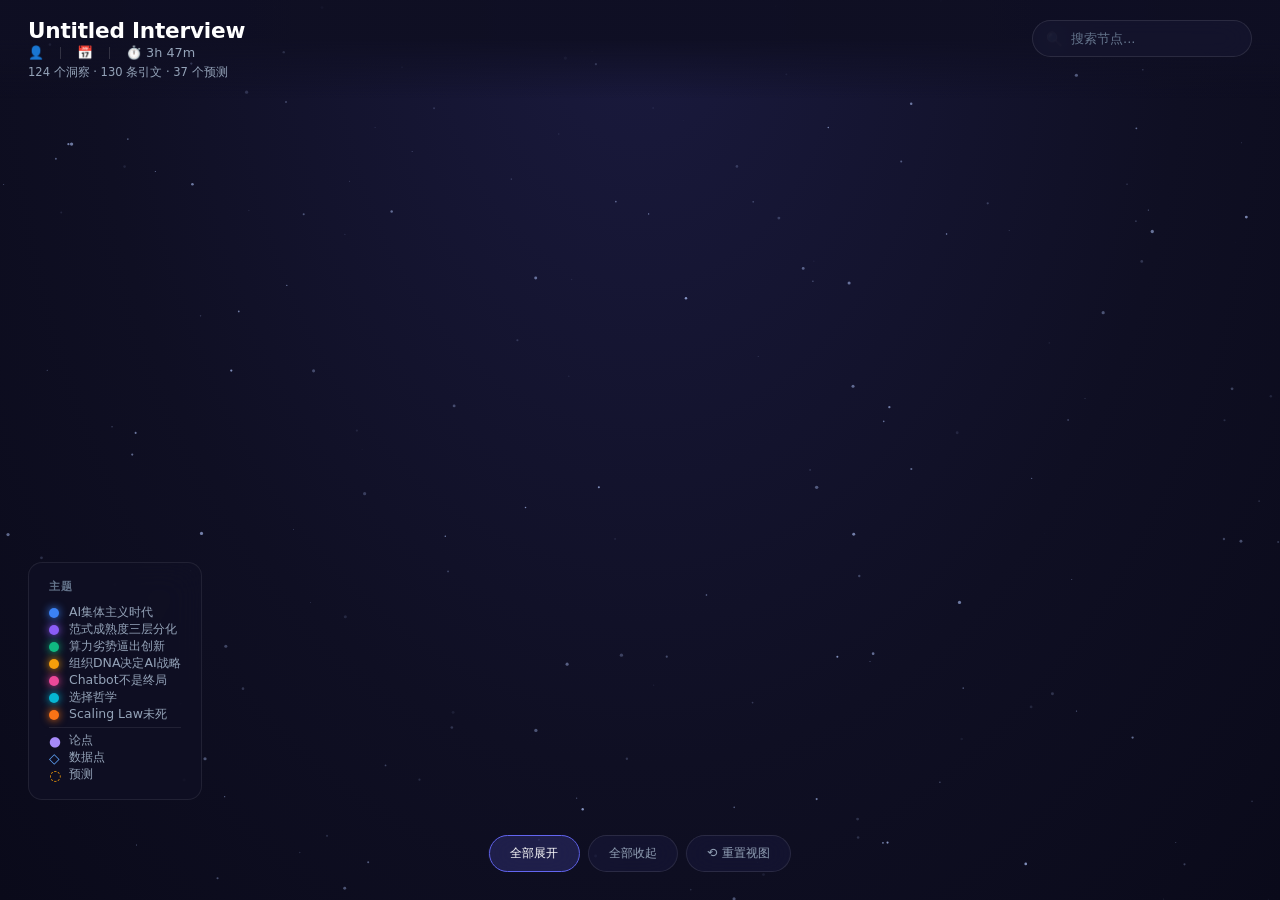
<file: output/yaoshunyu-20260530/map-yaoshunyu-20260530.html>
<!DOCTYPE html>
<html lang="en">
<head>
<meta charset="UTF-8">
<meta name="viewport" content="width=device-width, initial-scale=1.0">
<title>知识图谱 — Interview-Based Learning</title>
<style>
  :root {
    --bg-deep: #0f0f23;
    --bg-mid: #1a1a2e;
    --text-primary: #e2e8f0;
    --text-secondary: #94a3b8;
    --text-dim: #64748b;
    --accent: #6366f1;
    --glow-strength: 0.6;
    --transition-speed: 300ms;
  }

  * { margin: 0; padding: 0; box-sizing: border-box; }

  body {
    background: radial-gradient(ellipse at 50% 0%, #1a1a3e 0%, #0f0f23 60%, #0a0a1a 100%);
    color: var(--text-primary);
    font-family: 'Inter', 'Segoe UI', system-ui, -apple-system, sans-serif;
    width: 100vw;
    height: 100vh;
    overflow: hidden;
    user-select: none;
    -webkit-user-select: none;
  }

  /* Starfield canvas */
  #starfield {
    position: fixed;
    top: 0; left: 0;
    width: 100%; height: 100%;
    pointer-events: none;
    z-index: 0;
  }

  /* Title Bar */
  #title-bar {
    position: fixed;
    top: 0; left: 0; right: 0;
    z-index: 10;
    padding: 18px 28px;
    display: flex;
    align-items: center;
    gap: 24px;
    background: linear-gradient(180deg, rgba(15,15,35,0.95) 40%, rgba(15,15,35,0) 100%);
    pointer-events: none;
  }
  #title-bar > * { pointer-events: auto; }

  .title-main {
    display: flex;
    flex-direction: column;
    gap: 2px;
    flex: 1;
    min-width: 0;
  }
  .title-main h1 {
    font-size: 1.35rem;
    font-weight: 700;
    color: #fff;
    letter-spacing: -0.01em;
    white-space: nowrap;
    overflow: hidden;
    text-overflow: ellipsis;
  }
  .title-main .subtitle {
    display: flex;
    gap: 16px;
    font-size: 0.8rem;
    color: var(--text-secondary);
    align-items: center;
  }
  .title-main .subtitle span {
    display: flex;
    align-items: center;
    gap: 5px;
  }
  .title-main .subtitle .divider {
    width: 1px;
    height: 12px;
    background: rgba(255,255,255,0.15);
  }

  .title-meta {
    display: flex;
    align-items: center;
    gap: 16px;
    flex-shrink: 0;
  }
  .meta-badge {
    display: flex;
    align-items: center;
    gap: 6px;
    padding: 6px 14px;
    border-radius: 20px;
    background: rgba(255,255,255,0.06);
    border: 1px solid rgba(255,255,255,0.08);
    font-size: 0.78rem;
    color: var(--text-secondary);
    backdrop-filter: blur(12px);
  }
  .meta-badge .icon { opacity: 0.6; font-size: 0.85rem; }

  /* Search Box */
  #search-box {
    position: fixed;
    top: 20px;
    right: 28px;
    z-index: 20;
    display: flex;
    align-items: center;
    gap: 8px;
  }
  #search-input {
    width: 220px;
    padding: 10px 16px 10px 38px;
    border-radius: 24px;
    border: 1px solid rgba(255,255,255,0.1);
    background: rgba(20,20,45,0.85);
    color: #e2e8f0;
    font-size: 0.82rem;
    backdrop-filter: blur(16px);
    outline: none;
    transition: all var(--transition-speed) ease;
    font-family: inherit;
  }
  #search-input::placeholder { color: var(--text-dim); }
  #search-input:focus {
    border-color: rgba(99,102,241,0.6);
    width: 280px;
    box-shadow: 0 0 20px rgba(99,102,241,0.15);
  }
  .search-icon {
    position: absolute;
    left: 14px;
    top: 50%;
    transform: translateY(-50%);
    color: var(--text-dim);
    font-size: 0.85rem;
    pointer-events: none;
  }

  /* Controls */
  #controls {
    position: fixed;
    bottom: 28px;
    left: 50%;
    transform: translateX(-50%);
    z-index: 20;
    display: flex;
    gap: 8px;
  }
  .ctrl-btn {
    padding: 9px 20px;
    border-radius: 24px;
    border: 1px solid rgba(255,255,255,0.1);
    background: rgba(20,20,50,0.85);
    color: var(--text-secondary);
    font-size: 0.78rem;
    cursor: pointer;
    font-family: inherit;
    backdrop-filter: blur(16px);
    transition: all var(--transition-speed) ease;
    letter-spacing: 0.01em;
  }
  .ctrl-btn:hover {
    background: rgba(40,40,80,0.9);
    color: #fff;
    border-color: rgba(255,255,255,0.25);
    box-shadow: 0 4px 16px rgba(0,0,0,0.3);
  }
  .ctrl-btn:active { transform: scale(0.96); }
  .ctrl-btn.active {
    border-color: var(--accent);
    color: #fff;
    background: rgba(99,102,241,0.2);
  }

  /* SVG container */
  #map-container {
    position: fixed;
    top: 0; left: 0;
    width: 100vw;
    height: 100vh;
    z-index: 5;
  }
  #map-container svg {
    width: 100%;
    height: 100%;
    cursor: grab;
  }
  #map-container svg:active { cursor: grabbing; }
  #map-container svg.panning { cursor: grabbing; }

  /* Tooltip */
  #tooltip {
    position: fixed;
    z-index: 100;
    pointer-events: none;
    opacity: 0;
    max-width: 340px;
    padding: 14px 18px;
    background: rgba(16,16,36,0.96);
    border: 1px solid rgba(255,255,255,0.12);
    border-radius: 12px;
    backdrop-filter: blur(20px);
    box-shadow: 0 8px 32px rgba(0,0,0,0.5), 0 0 0 1px rgba(255,255,255,0.04) inset;
    transition: opacity 150ms ease;
    font-size: 0.82rem;
    line-height: 1.5;
  }
  #tooltip.visible { opacity: 1; }
  #tooltip .tt-time {
    display: inline-block;
    padding: 2px 8px;
    border-radius: 10px;
    background: rgba(255,255,255,0.08);
    font-size: 0.72rem;
    color: var(--text-dim);
    font-family: 'SF Mono', 'Fira Code', monospace;
    margin-bottom: 6px;
  }
  #tooltip .tt-type {
    display: inline-block;
    padding: 2px 8px;
    border-radius: 10px;
    font-size: 0.68rem;
    font-weight: 600;
    text-transform: uppercase;
    letter-spacing: 0.04em;
    margin-left: 6px;
  }
  #tooltip .tt-speaker {
    color: var(--text-dim);
    font-size: 0.7rem;
    margin-top: 4px;
    font-style: italic;
    letter-spacing: 0.02em;
  }
  #tooltip .tt-text {
    color: var(--text-primary);
    margin-top: 4px;
    line-height: 1.5;
  }
  .tt-type.statistic { background: rgba(59,130,246,0.2); color: #60a5fa; }
  .tt-type.insight { background: rgba(139,92,246,0.2); color: #a78bfa; }
  .tt-type.quote { background: rgba(245,158,11,0.2); color: #fbbf24; }
  .tt-type.prediction { background: rgba(245,158,11,0.2); color: #fbbf24; }
  .tt-type.data { background: rgba(59,130,246,0.2); color: #60a5fa; }
  .tt-type.generic { background: rgba(255,255,255,0.08); color: #94a3b8; }

  /* Legend */
  #legend {
    position: fixed;
    bottom: 100px;
    left: 28px;
    z-index: 20;
    padding: 16px 20px;
    background: rgba(16,16,36,0.85);
    border: 1px solid rgba(255,255,255,0.08);
    border-radius: 14px;
    backdrop-filter: blur(16px);
    display: flex;
    flex-direction: column;
    gap: 8px;
    max-height: 60vh;
    overflow-y: auto;
  }
  #legend h3 {
    font-size: 0.7rem;
    text-transform: uppercase;
    letter-spacing: 0.08em;
    color: var(--text-dim);
    margin-bottom: 2px;
  }
  .legend-item {
    display: flex;
    align-items: center;
    gap: 10px;
    font-size: 0.78rem;
    color: var(--text-secondary);
  }
  .legend-dot {
    width: 10px;
    height: 10px;
    border-radius: 50%;
    box-shadow: 0 0 8px currentColor;
    flex-shrink: 0;
  }

  /* Node styles (within SVG) */
  .node-root circle {
    fill: url(#root-gradient);
    stroke: rgba(255,255,255,0.3);
    stroke-width: 2;
  }
  .node-topic text { font-weight: 600; }
  .node-child text { font-weight: 400; font-size: 11px; }

  .link {
    fill: none;
    stroke: rgba(255,255,255,0.12);
    stroke-width: 1.2;
    pointer-events: none;
    transition: stroke var(--transition-speed) ease, stroke-width var(--transition-speed) ease;
  }
  .link.highlighted {
    stroke-opacity: 0.35;
  }
  .link.dimmed {
    stroke-opacity: 0.04;
  }

  /* Glow filters */
  .node-glow {
    transition: opacity var(--transition-speed) ease;
  }

  text {
    fill: var(--text-primary);
    font-family: 'Inter', 'Segoe UI', system-ui, -apple-system, sans-serif;
    pointer-events: none;
  }

  circle { cursor: pointer; }

  @media (max-width: 600px) {
    #search-input { width: 140px; }
    #search-input:focus { width: 180px; }
    #title-bar { padding: 12px 16px; }
    .title-main h1 { font-size: 1.05rem; }
    #legend { bottom: 90px; left: 8px; padding: 10px 14px; font-size: 0.7rem; }
    .ctrl-btn { padding: 7px 14px; font-size: 0.7rem; }
  }
</style>
</head>
<body>

<canvas id="starfield"></canvas>

<div id="title-bar">
  <div class="title-main">
    <h1 id="title-heading"></h1>
    <div class="subtitle">
      <span id="title-guest">👤 </span>
      <span class="divider"></span>
      <span id="title-date">📅 </span>
      <span class="divider"></span>
      <span id="title-duration">⏱️ </span>
    </div>
    <div id="title-stats" style="font-size:0.72rem;color:#94a3b8;margin-top:3px;"></div>
  </div>
</div>

<div id="search-box">
  <span class="search-icon">🔍</span>
  <input type="text" id="search-input" placeholder="搜索节点...">
</div>

<div id="map-container"></div>

<div id="tooltip"></div>

<div id="legend">
  <h3>主题</h3>
  <div id="legend-items"></div>
</div>

<div id="controls">
  <button class="ctrl-btn active" id="btn-expand-all" title="展开所有分支">全部展开</button>
  <button class="ctrl-btn" id="btn-collapse-all" title="收起至仅主题">全部收起</button>
  <button class="ctrl-btn" id="btn-reset" title="重置缩放与位置">⟲ 重置视图</button>
</div>

<script src="https://d3js.org/d3.v7.min.js"></script>
<script>
// ============================================================
// DATA — replace this with your interview data
// ============================================================
const MINDMAP_DATA = {
  "title": "Untitled Interview",
  "guest": "",
  "date": "",
  "duration": "3h 47m",
  "central_thesis": "AI行业已进入集体主义时代：个人英雄终结，靠谱与执行力决胜",
  "topics": [
    {
      "name": "AI集体主义时代",
      "color": "#3b82f6",
      "summary": "个人英雄主义终结，系统性工程和执行质量成为核心竞争力",
      "insights": [
        {
          "text": "AI最重要的特质是「靠谱」而非聪明",
          "evidence": [
            {
              "text": "AI不太需要脑子，最重要的是靠谱——做事细致、对自己负责。",
              "timestamp": "00:45",
              "type": "quote",
              "full_text": "AI这个事儿本来也不太需要脑子……我觉得这个行业最重要的特质就是靠谱，就是做事儿细，然后对自己做的事儿负责任，这是最重要的特质。"
            },
            {
              "text": "姚顺宇认为AI行业的智力门槛已被模型本身大幅降低——「那些东西有多需要脑子，我觉得都是一些本科生就能干的活」。",
              "timestamp": "03:29:42",
              "type": "data_point",
              "full_text": "我觉得这个行业最重要的特质就是靠谱……你说那些东西有多需要脑子，我觉得都是一些本科生就能干的活。"
            }
          ],
          "importance": 5,
          "explanation": "姚顺宇直言「AI这个事儿本来也不太需要脑子」，真正区分从业者的核心特质是靠谱程度。这个看似反智的判断背后是对行业现实的深刻洞察：当模型本身的智能已经不是瓶颈，执行力和可靠性成为真正的分水岭。",
          "insight_type": "counterintuitive"
        },
        {
          "text": "每个人都是冲浪者，AI浪潮本身才是真正的主角",
          "evidence": [
            {
              "text": "这个世界在推着我们前进，而不是我们在推着这个世界前进。",
              "timestamp": "02:31:14",
              "type": "quote",
              "full_text": "这个世界在推着我们前进，而不是我们在推着这个世界前进。"
            },
            {
              "text": "特斯拉自动驾驶团队长期处于行业领先地位并非因为「谁做不到特斯拉能做到」，而是组织执行力的持续积累。",
              "timestamp": "00:45",
              "type": "data_point",
              "full_text": "姚顺宇用特斯拉自动驾驶的案例说明：不是谁做不到什么事，而是谁能更系统地执行。"
            }
          ],
          "importance": 5,
          "explanation": "姚顺宇用「冲浪」比喻贯穿始终：AI浪潮本身是不可阻挡的动量，个人贡献被严重高估。浪的大小和方向才是决定性因素，个人只是冲浪者。这个比喻是理解他整个世界观的核心密钥。",
          "insight_type": "mental_model"
        },
        {
          "text": "把简单的事做得比谁都干净才是关键——工程质量压倒神奇技巧",
          "evidence": [
            {
              "text": "修好一个bug的进展远大于神奇的技巧。",
              "timestamp": "29:05",
              "type": "quote",
              "full_text": "很多时候修好一个bug带来的进展是远大于一些很神奇的技巧的。"
            },
            {
              "text": "在范式清楚之后（如当前的语言模型后训练），90%以上的进展来自数据工程和系统优化，而非新算法。",
              "timestamp": "02:09:13",
              "type": "data_point",
              "full_text": "姚顺宇指出当前RL研究的进步主要来自更好的数据构建和工程实现，而非算法创新。"
            }
          ],
          "importance": 5,
          "explanation": "姚顺宇的RL研究哲学：在范式清楚之后，进步的主要来源不是算法突破，而是把基础工程做到极致。多数宣称「scaling law撞墙」的人是因为工作里有bug没发现——修好一个bug带来的进展远大于一些很神奇的技巧。",
          "insight_type": "mental_model"
        },
        {
          "text": "技术一号位必须同时是公司决策人——这是top-down组织模式的前提条件",
          "evidence": [
            {
              "text": "实行top-down的前提是你做技术的决策人必须也得是公司本身的决策人——首先技术上能服众，另一方面你得能为公司负责。",
              "timestamp": "02:01:28",
              "type": "quote",
              "full_text": "实行top-down其实有一个很难的点，就是你做技术的决策人必须也得是公司本身的决策人。首先就是你技术上得能服众……另一方面就是你得是公司的决策人，你得能为这个公司负这个责任。"
            },
            {
              "text": "Anthropic创始团队至今无一人离开——这在AI创业公司中极为罕见。",
              "timestamp": "02:05:26",
              "type": "data_point",
              "full_text": "那是一群真正一起打过仗的人。他们是一块儿趴过战壕的人。"
            }
          ],
          "importance": 4,
          "explanation": "姚顺宇揭示了Anthropic执行力的组织密码：Jared Kaplan和Sam McCandlish同时具备技术公信力和公司决策权。这个模式的前提极为苛刻——联合创始团队无一人离开，所有人「是一块儿趴过战壕的人」。大多数公司连创始团队团结都维持不住。",
          "insight_type": "framework"
        },
        {
          "text": "组织运行好不好，归根结底是技术leader的问题——而非组织架构本身",
          "evidence": [
            {
              "text": "组织运行得好不好，看起来是组织的问题，但其实归根结底是技术leader的问题。",
              "timestamp": "03:19:43",
              "type": "quote",
              "full_text": "组织运行得好不好，看起来是组织的问题，但其实归根结底是技术leader的问题。"
            },
            {
              "text": "姚顺宇观察到：最好的组织状态往往是最不稳定的，容易滑向不好的方向，需要持续的外部能量输入来维持。",
              "timestamp": "03:19:43",
              "type": "data_point",
              "full_text": "最好的那个状态往往都是最不稳定的一个状态，就很容易往不好的那个方向滑。所以得有一个leader来控制这个事儿。"
            }
          ],
          "importance": 4,
          "explanation": "姚顺宇认为「最好的那个状态往往都是最不稳定的一个状态，就很容易往不好的那个方向滑」。组织天然倾向于熵增，需要一个有能力的leader持续维护。把组织问题归结为组织架构是推卸责任——本质上就是leader的问题。",
          "insight_type": "framework"
        }
      ],
      "predictions": [
        {
          "text": "AI研究组织形式将从个人品牌转向系统团队——单打独斗产生突破的概率趋近于零，投资和人才将进一步向组织执行力强的公司集中。",
          "confidence": "high",
          "timeframe": "24 months"
        },
        {
          "text": "对「靠谱」的行业共识将重塑招聘标准——软技能（可靠性、责任感、自我认知清晰度）权重将超过纯技术能力。",
          "confidence": "medium",
          "timeframe": "18 months"
        },
        {
          "text": "硅谷新兴AI lab绝大多数将在2-3年内关闭或转型——缺乏组织凝聚力的团队无法在范式成熟期竞争。",
          "confidence": "high",
          "timeframe": "24-36 months"
        }
      ]
    },
    {
      "name": "范式成熟度三层分化",
      "color": "#8b5cf6",
      "summary": "语言范式已定→多模态范式未定→机器人还没GPT-1时刻",
      "insights": [
        {
          "text": "语言模型范式已定——末班车已经发车，窗口在2023-2024年关闭",
          "evidence": [
            {
              "text": "纯做语言模型已经不是蓝海了。末班车已经发车了。",
              "timestamp": "03:33:45",
              "type": "quote",
              "full_text": "纯做语言模型已经不是一个蓝海了。我觉得晚了，就是末班车已经发车了。我感觉我入行就是那个末班车。"
            },
            {
              "text": "SWE-bench上各模型均在80%以上，benchmark差异已退化为噪声——语言模型能力已高度趋同。",
              "timestamp": "03:07:32",
              "type": "data_point",
              "full_text": "SWE-bench大家都打到80多，幸亏没有人超过83……谁超过谁尴尬。"
            }
          ],
          "importance": 5,
          "explanation": "自然语言生成在科学上已比较清楚——预训练+后训练+RL的范式已确立。进入这个方向的新人面临的不是科学突破机会，而是工程优化竞争。姚顺宇将自己的入行时间定位为「末班车」。",
          "insight_type": "causal_claim"
        },
        {
          "text": "Coding是AI发展最快的场景——同时具备范式成熟+奖励清晰+数据充分三个条件",
          "evidence": [
            {
              "text": "coding是模型使用工具和环境交互的很好的抽象——回归信号清晰、数据充分。",
              "timestamp": "02:10:17",
              "type": "quote",
              "full_text": "coding其实是模型使用工具和环境交互的一个很好的抽象。这个抽象的好处在于，比如说这个回归信号清晰，然后数据充分。"
            },
            {
              "text": "姚顺宇保守估计90%的代码由AI生成——「不保守的可能就是99或者100」。",
              "timestamp": "38:36",
              "type": "data_point",
              "full_text": "真正去输出code，我觉得模型比人的能力强太多了……保守估计模型写的超过90%，不保守的可能就是99或者100。"
            }
          ],
          "importance": 5,
          "explanation": "语言生成范式已定+代码正确性可直接验证（reward signal清晰）+GitHub提供几十年高质量代码数据。这三个条件同时满足的场景极为罕见，这是coding成为唯一AI原生成功应用的根本原因。",
          "insight_type": "framework"
        },
        {
          "text": "多模态生成是另一个科学问题还没有解决的领域——范式未定",
          "evidence": [
            {
              "text": "多模态生成是另一个科学问题还没有解决的领域。",
              "timestamp": "33:26",
              "type": "quote",
              "full_text": "自然语言生成就这个事儿在科学上比较清楚……但是就多模态生成啊，我觉得是另一个事儿，那可能是另一个科学问题还没有解决的领域。"
            },
            {
              "text": "豆包的语音生成能力被姚顺宇评价为「全世界最好的」——但整体多模态生成范式仍未统一，各方向独立发展。",
              "timestamp": "01:02:13",
              "type": "data_point",
              "full_text": "客气的说可能是全世界最好的之一，不客气的说我觉得就是全世界最好的。"
            }
          ],
          "importance": 4,
          "explanation": "与自然语言不同，多模态生成（视频、音频、3D等）的底层科学问题尚未被解决。这不是工程优化问题，而是需要新的科学突破。这也是姚顺宇从Anthropic跳到DeepMind的核心动机——寻找仍有科学突破空间的方向。",
          "insight_type": "causal_claim"
        },
        {
          "text": "机器人连GPT-1时刻都还没到——仍处于feature engineering阶段",
          "evidence": [
            {
              "text": "机器人没到那个阶段——大家还没想明白怎么去scale up。",
              "timestamp": "01:08:30",
              "type": "quote",
              "full_text": "我觉得对我来说不管机器人还是多模态生成都没到这个点——就是大家还没有想明白怎么去scale up。"
            },
            {
              "text": "中国人形机器人产品在亚马逊售价远低于市场预期，说明技术成熟度和商业价值都处于极早期。",
              "timestamp": "01:08:30",
              "type": "data_point",
              "full_text": "姚顺宇指出中国人形机器人的低售价反映了技术远未成熟、市场尚未验证的现状。"
            }
          ],
          "importance": 4,
          "explanation": "姚顺宇认为机器人领域尚未达到范式突破的临界点。当前仍以手工特征工程为主，缺乏能够scale up的统一框架。中国人形机器人在亚马逊的售价远低于预期，反映了技术成熟度的低下。",
          "insight_type": "causal_claim"
        },
        {
          "text": "「泛化性」是区分真正AI进步与场景特化的分水岭",
          "evidence": [
            {
              "text": "有没有泛化性，其实是很多AI方向的分水岭——单一场景十几年前就能干。",
              "timestamp": "01:05:28",
              "type": "quote",
              "full_text": "有没有泛化性，其实是很多AI方向它的一个分水岭。一个确定的场景，一个很单一的场景，能不能做好这个事儿，不是最近这几年才解决的，十几年前就能干。"
            },
            {
              "text": "将场景特化包装成AI突破在学术界和工业界都很常见——姚顺宇认为应该用泛化性标准严格区分。",
              "timestamp": "01:05:28",
              "type": "data_point",
              "full_text": "姚顺宇对AI领域中场景特化和真正的泛化能力进行了严格区分。"
            }
          ],
          "importance": 3,
          "explanation": "姚顺宇指出，在单一确定场景做好一件事，「不是最近这几年才解决的，十几年前就能干」。真正的AI进步必须体现在泛化能力上——从没见过的新场景中依然有效。这个标准可以过滤掉大量看似「AI突破」实为工程特化的噪声。",
          "insight_type": "framework"
        }
      ],
      "predictions": [
        {
          "text": "机器人将在3-5年内迎来GPT-1时刻——范式突破将来自数据收集基础设施和评价标准的建立，而非算法创新。",
          "confidence": "medium",
          "timeframe": "36-60 months"
        },
        {
          "text": "多模态生成领域的核心范式将在24个月内开始收敛——当前多个竞争方向（扩散、自回归、混合）将逐渐分出优劣。",
          "confidence": "medium",
          "timeframe": "24 months"
        }
      ]
    },
    {
      "name": "算力劣势逼出创新",
      "color": "#10b981",
      "summary": "中国算力劣势反而催生了软蒸馏和multi-agent训练的先驱实践",
      "insights": [
        {
          "text": "软蒸馏使中国实验室成为真正的multi-agent训练先驱",
          "evidence": [
            {
              "text": "中国的实验室成为了做multi-agent训练的先驱，而且是真正的multi-agent。",
              "timestamp": "56:07",
              "type": "quote",
              "full_text": "中国的实验室成为了做multi-agent训练的先驱，而且是真正的multi-agent。因为它如果从不同家的模型里，用这种比较聪明的方案，把它们融汇到一个训练系统里的话，每家模型它可能是分布很不一样。"
            },
            {
              "text": "中国公司在蒸馏技术上投入的研究资源远超美国同行——这是算力劣势直接驱动的差异化创新路径。",
              "timestamp": "53:39",
              "type": "data_point",
              "full_text": "中国确实在实际的算力资源上来说是占很大劣势的。但是这个很大的劣势可能反而逼出了一些有趣的事儿。比如说中国的模型公司，其实对蒸馏就真的很有研究。"
            }
          ],
          "importance": 5,
          "explanation": "姚顺宇区分了「硬蒸馏」（直接取token训练）和「软蒸馏」（异构多模型协作训练）。硬蒸馏是「商业上不道德、智力上愚蠢」的；软蒸馏则是「技术上很有意思」的——用不同家模型构建协作训练系统，每家模型分布很不一样，融合后可能产生涌现能力。",
          "insight_type": "causal_claim"
        },
        {
          "text": "豆包语音生成是世界顶尖水平——不是产品优化，而是底层模型能力的体现",
          "evidence": [
            {
              "text": "客气的说可能是全世界最好的之一，不客气的说就是全世界最好的。",
              "timestamp": "01:02:13",
              "type": "quote",
              "full_text": "客气的说可能是全世界最好的之一，不客气的说我觉得就是全世界最好的。"
            },
            {
              "text": "姚顺宇认为ByteDance是一家被严重低估的公司——无论是在模型能力还是产品创新上。",
              "timestamp": "03:26:39",
              "type": "data_point",
              "full_text": "姚顺宇在访谈中多次表达了对ByteDance的高度评价，认为它是一家被市场严重低估的AI公司。"
            }
          ],
          "importance": 4,
          "explanation": "姚顺宇对字节跳动的豆包语音生成给予极高评价：「客气的说可能是全世界最好的之一，不客气的说就是全世界最好的。」他强调这不是产品层面的优化，而是底层模型层面的能力——说明中国在特定AI子领域已追上甚至超越美国。",
          "insight_type": "causal_claim"
        },
        {
          "text": "中美产品路径分化的根本原因是经济激励结构——美国to B挣钱太容易",
          "evidence": [
            {
              "text": "在美国挣钱太容易。挣钱太容易的时候，你就不会费脑筋去想怎么挣钱。",
              "timestamp": "03:26:39",
              "type": "quote",
              "full_text": "在美国挣钱太容易。挣钱太容易的时候，你就不会费脑筋去想怎么挣钱。"
            },
            {
              "text": "中国C端AI产品「一开始不挣钱，但是一旦他开始挣钱你就拦不住他」——能形成真正的用户闭环和护城河。",
              "timestamp": "03:27:31",
              "type": "data_point",
              "full_text": "中国C端产品……一开始不挣钱，但是一旦他开始挣钱你就拦不住他。他就是真的能形成自己的那个圈。"
            }
          ],
          "importance": 4,
          "explanation": "姚顺宇提出一个尖锐的经济解释：美国AI公司主要通过API/token赚钱（to B），利润丰厚，因此没有动力做C端产品创新。「在美国挣钱太容易。挣钱太容易的时候，你就不会费脑筋去想怎么挣钱。」而中国公司因为to B市场不如美国，被迫在C端产品创新上下功夫。",
          "insight_type": "causal_claim"
        },
        {
          "text": "硬蒸馏（直接取token训练）是「商业不道德+智力愚蠢」的——真正的价值在异构模型协作",
          "evidence": [
            {
              "text": "中国对蒸馏真的很有研究——不是那种商业上不道德、智力上愚蠢的硬蒸馏。",
              "timestamp": "53:39",
              "type": "quote",
              "full_text": "中国的模型公司，其实对蒸馏就真的很有研究。"
            },
            {
              "text": "姚顺宇将蒸馏分为两大类：硬蒸馏（直接取token）和软蒸馏（异构模型协作训练），两者的技术含量和商业伦理有本质区别。",
              "timestamp": "56:07",
              "type": "data_point",
              "full_text": "姚顺宇区分了两种蒸馏方式，并指出中国在软蒸馏方面可能有独特的技术积累。"
            }
          ],
          "importance": 3,
          "explanation": "姚顺宇对蒸馏的两类实践做了清晰的价值判断：直接取别家模型token来训练自己的模型，既不道德（窃取他人成果）也不聪明（没有技术含量）。真正有技术价值的软蒸馏是做异构多模型协作训练系统——这可能是通向真正multi-agent训练的路径。",
          "insight_type": "framework"
        }
      ],
      "predictions": [
        {
          "text": "中国实验室的软蒸馏/异构模型协作训练技术将在24个月内被西方主流实验室反向借鉴和引用——成为公认的multi-agent训练的重要前身。",
          "confidence": "high",
          "timeframe": "24 months"
        },
        {
          "text": "中美AI产品形态的分化将持续加深——美国主导to B API经济，中国主导C端AI原生应用创新，两条路径在未来3年不会交汇。",
          "confidence": "high",
          "timeframe": "36 months"
        }
      ]
    },
    {
      "name": "组织DNA决定AI战略",
      "color": "#f59e0b",
      "summary": "Anthropic top-down vs Google bottom-up vs OpenAI过渡态",
      "insights": [
        {
          "text": "Anthropic top-down模式的前提：技术一号位=公司决策人——极难复制",
          "evidence": [
            {
              "text": "那是一群真正一起打过仗的人，一块儿趴过战壕，互相之间的信任很关键。",
              "timestamp": "02:05:26",
              "type": "quote",
              "full_text": "那是一群真正一起打过仗的人。他们是一块儿趴过战壕的人，我觉得互相之间的信任还是很关键的。有很多公司可能就是干着干着连这个小集体都团结不住了。"
            },
            {
              "text": "Anthropic创始团队至今无一人离开——这在AI创业公司中极为罕见，是top-down模式能够运转的组织基础。",
              "timestamp": "02:05:26",
              "type": "data_point",
              "full_text": "Anthropic创始团队至今无一人离开。"
            }
          ],
          "importance": 5,
          "explanation": "Jared Kaplan和Sam McCandlish同时具备技术公信力（能让研究员信服）和公司决策权（能为公司负责）。Dario作为CEO的角色是「配合而非阻碍」。这个模式的前提是联合创始团队无一人离开——「是一块儿趴过战壕的人」。大多数公司连创始团队团结都维持不住。",
          "insight_type": "framework"
        },
        {
          "text": "Google的制胜公式：找到最简单的产品形态，疯狂卷技术——「你就解不过他」",
          "evidence": [
            {
              "text": "找到最简单产品形态，大家都长一个样，疯狂卷技术，你就解不过他。",
              "timestamp": "02:55:47",
              "type": "quote",
              "full_text": "Google特别擅长的一件事是什么？是找到一个最为简单的产品形态，大家都长一个样，他就疯狂给你卷技术，你就解不过他。"
            },
            {
              "text": "姚顺宇估计Gemini市场份额约20%（粗略估计），Gemini 2.5被视为Google开始上道的标志。",
              "timestamp": "02:55:47",
              "type": "data_point",
              "full_text": "姚顺宇粗略估计Gemini市场份额约20%，Gemini 2.5是业内感知到Google开始上道的标志。"
            }
          ],
          "importance": 4,
          "explanation": "姚顺宇认为Google传统上在产品方面「有点慢」，但特别擅长在简单产品形态上通过技术实力碾压对手。Gmail、Search、Gemini都是这个模式。Nano Banana（Pixel 9 AI功能）作为爆款产品带来用户，Gemini 3用模型能力留住用户——双引擎驱动复兴。",
          "insight_type": "causal_claim"
        },
        {
          "text": "OpenAI失去top-down能力后陷入过渡态——「踏实做事的人没有DeepMind多」",
          "evidence": [
            {
              "text": "对OpenAI的文化有比较大的担心——踏实做事的人没有DeepMind多。",
              "timestamp": "02:49:53",
              "type": "quote",
              "full_text": "我觉得OpenAI最后没有去的一个转折原因还是我对它的文化是有比较大的担心的。就是感觉踏实做事的人没有DeepMind多，更没有Anthropic多。"
            },
            {
              "text": "姚顺宇面试OpenAI时未能找到合适的方向和团队——这与他面试DeepMind的体验形成鲜明对比。",
              "timestamp": "02:49:53",
              "type": "data_point",
              "full_text": "姚顺宇面试OpenAI时没有找到特别合适的事和人，但面试DeepMind时找到了方向和团队。"
            }
          ],
          "importance": 4,
          "explanation": "Ilya离开后OpenAI失去了明确的技术方向感。姚顺宇面试OpenAI时「没有找到特别合适的事和人」。他最终没有选择OpenAI的核心原因是文化——「感觉踏实做事的人没有DeepMind多，更没有Anthropic多。」",
          "insight_type": "causal_claim"
        },
        {
          "text": "组织天然倾向熵增——最好状态是最不稳定的，需要leader持续维护",
          "evidence": [
            {
              "text": "最好的那个状态往往都是最不稳定的一个状态，很容易往不好的方向滑——得有一个leader来控制。",
              "timestamp": "03:19:43",
              "type": "quote",
              "full_text": "最好的那个状态往往都是最不稳定的一个状态，就很容易往不好的那个方向滑。所以得有一个leader来控制这个事儿。"
            },
            {
              "text": "姚顺宇观察：很多公司在没有强技术leader的情况下，即使组织架构不变，执行力和方向感也会持续退化。",
              "timestamp": "03:19:43",
              "type": "data_point",
              "full_text": "组织运行得好不好，看起来是组织的问题，但其实归根结底是技术leader的问题。"
            }
          ],
          "importance": 4,
          "explanation": "姚顺宇提出了组织管理的热力学类比：最好的状态往往是能量最高的状态，也最不稳定，容易向低能态滑落。这就是为什么top-down模式需要持续的领导力投入——不是一次设置好就行，而是需要不断对抗自然倾向。",
          "insight_type": "mental_model"
        },
        {
          "text": "Dario的「先有最前沿模型才有安全话语权」策略是「非常幼稚的」——多边制衡才是可行方案",
          "evidence": [
            {
              "text": "核武器最终受到控制的方法是multiparty control——大家互相都有毁灭对方的能力。",
              "timestamp": "02:33:35",
              "type": "quote",
              "full_text": "核武器最后最终受到控制的方法就是multiparty control。大家有很多个有核武器的国家，他们互相都有毁灭对方的能力，所以通过这样一种制衡才稳定住。"
            },
            {
              "text": "姚顺宇明确表示不同意Anthropic的AI安全策略路线——他认为单边领先无法带来真正的安全。",
              "timestamp": "02:33:35",
              "type": "data_point",
              "full_text": "姚顺宇认为Anthropic的「先有最前沿模型才有话语权」策略是非常幼稚的。"
            }
          ],
          "importance": 3,
          "explanation": "姚顺宇与Anthropic官方立场有根本分歧。他认为Dario Amodei提出的「先拥有最前沿模型才能获得安全话语权」的策略在现实中是「非常幼稚的，不会发生」。他提出核武器式的多边制衡方案——多个国家/组织拥有制衡能力才是可行的AI安全机制。",
          "insight_type": "counterintuitive"
        }
      ],
      "predictions": [
        {
          "text": "硅谷新兴AI lab绝大多数将在2-3年内关闭或转型——缺乏独特组织DNA和创始团队凝聚力的公司无法在范式成熟期竞争。",
          "confidence": "high",
          "timeframe": "24-36 months"
        },
        {
          "text": "Anthropic的top-down模式将面临团队规模扩大后的管理挑战——当前模式依赖小团队的紧密信任，规模化后需要组织升级。",
          "confidence": "medium",
          "timeframe": "24 months"
        },
        {
          "text": "AI安全将逐渐从单边控制转向多边制衡框架——类似核不扩散条约的国际AI治理框架将在未来3年成型。",
          "confidence": "low",
          "timeframe": "36 months"
        }
      ]
    },
    {
      "name": "Chatbot不是终局",
      "color": "#ec4899",
      "summary": "AI产品交互形态远未定型，ChatGPT本质是搜索的延伸",
      "insights": [
        {
          "text": "模型能力远超chatbot所能承载——用聊天框限制模型是对能力的巨大浪费",
          "evidence": [
            {
              "text": "模型有那么多能力，但居然用的是chatbot——不太make sense。",
              "timestamp": "02:58:16",
              "type": "quote",
              "full_text": "这个模型明明有那么多的能力，但居然用的方法是chatbot，就是不太make sense。"
            },
            {
              "text": "除了AI coding之外，目前没有哪个场景是AI真正原生的、变得非常成功的应用场景——ChatGPT本质上是搜索的延伸。",
              "timestamp": "15:14",
              "type": "data_point",
              "full_text": "目前来说我觉得没有哪一个场景真正的形成了数据飞轮，甚至AI纯粹原生的应用场景。"
            }
          ],
          "importance": 5,
          "explanation": "姚顺宇的核心质疑：「这个模型明明有那么多的能力，但居然用的方法是chatbot，就是不太make sense。」模型能做的事远不止回答问题——它能执行长周期任务、使用工具、与环境交互。但当前的chatbot范式把这些能力都压缩进了「一问一答」的模式。",
          "insight_type": "counterintuitive"
        },
        {
          "text": "AI应用创业只有两条生存路径：Cursor式（逃逸速度+自研模型）或Midjourney式（niche市场）",
          "evidence": [
            {
              "text": "你要不要抱着万分之一的生存几率去赌一票大的，还是抱着百分之一的生存几率先去吃一个小的事。",
              "timestamp": "19:51",
              "type": "quote",
              "full_text": "你要不要抱着1‱的生存几率去赌一票大的，还是抱着1%的生存几率去先吃另一个小的事情。"
            },
            {
              "text": "Cursor正在自研Composer模型，与Anthropic关系从合作伙伴变为竞合——这是逃逸速度路径的标准剧本。Midjourney是niche市场路径的成功标杆。",
              "timestamp": "19:51",
              "type": "data_point",
              "full_text": "Cursor与Anthropic的关系从亲密合作伙伴变为微妙竞合，Midjourney则是AI图像生成领域niche市场的成功案例。"
            }
          ],
          "importance": 5,
          "explanation": "姚顺宇量化了两种路径的生存概率：赌大市场约万分之一（1/10000），吃小市场约百分之一（1/100）。目前大型AI应用尚未看到成功逃逸出模型公司掌心的案例——Manus和Open Cloud最终都被收购。目前只在模型侧有壁垒。",
          "insight_type": "framework"
        },
        {
          "text": "Long Horizon是解锁新AI产品形态的关键——「train is finite, but use is infinite」",
          "evidence": [
            {
              "text": "train is finite, but use is infinite.",
              "timestamp": "02:42:06",
              "type": "quote",
              "full_text": "train is finite, but use is infinite."
            },
            {
              "text": "姚顺宇预测2026年有机会实现「train with finite context, use as infinite context」的技术突破——这是解锁个人助手等全新产品形态的前提。",
              "timestamp": "23:43",
              "type": "data_point",
              "full_text": "模型做到train with finite context，use as infinite context。我觉得这件事儿今年是有机会能够做实现的。"
            }
          ],
          "importance": 4,
          "explanation": "姚顺宇认为，让模型在有限context训练后能在使用时处理无限长的任务，是解锁个人助手等全新应用的关键。这个方向的核心哲学来源于对人类记忆机制的观察——人的context很短，但能选择性遗忘和retrieve。2026年最重要的技术叙事就是「train with finite context, use as infinite context」。",
          "insight_type": "framework"
        },
        {
          "text": "AI替代工作的顺序与人类直觉完全相反——最难的工作最先被替代",
          "evidence": [
            {
              "text": "过去大家觉得最智力上有挑战的工作其实应该越容易做好——因为想清楚怎么评价就知道怎么训练。",
              "timestamp": "45:10",
              "type": "quote",
              "full_text": "过去大家往往会觉得最智力上有挑战的工作……越是这些事儿其实应该越容易做好。因为你一旦想清楚这个事儿怎么去评价，你就知道怎么训练。"
            },
            {
              "text": "产品经理是姚顺宇「想不明白该怎么训练AI去做的事儿」——因为没有客观评价标准，「没有标准就是没有刻度」。",
              "timestamp": "46:17",
              "type": "data_point",
              "full_text": "做好一个产品经理是一个我现在想不明白该怎么训练AI去做的事儿……没有标准就是没有刻度。"
            }
          ],
          "importance": 5,
          "explanation": "这是整场访谈最令人意外的洞察：数学、编程、AI研究这些人类觉得最难的工作反而最先被AI攻克，产品经理这种没有客观标准的工作AI反而做不好。原因在于：凡是能用客观标准量化的工作，AI都能系统性追平和超越人类——「你一旦知道怎么评价好坏，就知道怎么训练。」",
          "insight_type": "counterintuitive"
        },
        {
          "text": "AI是高度中心化的技术——让千分之一的人完成过去所有人的工作",
          "evidence": [
            {
              "text": "AI是一个很centralized的technology——让少部分人变得更强，但让大部分人失去独特价值。",
              "timestamp": "47:09",
              "type": "quote",
              "full_text": "AI是一个很centralized的technology，它会让少部分人变得更强，但会让大部分人失去他们的独特价值。"
            },
            {
              "text": "姚顺宇自己体验：AI让开发效率提升20到50倍，但工作时间反而变长了——速度越快越想试更多想法，工作密度大幅提高。",
              "timestamp": "38:36",
              "type": "data_point",
              "full_text": "开发速度变快后越想试更多想法，工作时间反而变长了。"
            }
          ],
          "importance": 4,
          "explanation": "姚顺宇指出AI对社会结构的根本性冲击：它不是让所有人平均受益的普惠技术，而是让少部分人变得更强、大部分人失去独特价值。开发效率提升20到50倍，但工作时间反而变长了——速度越快越想试更多想法。",
          "insight_type": "causal_claim"
        }
      ],
      "predictions": [
        {
          "text": "未来12-18个月将出现超越chatbot范式的AI原生产品形态——可能以Long Horizon Agent或个人AI助手的形态出现。",
          "confidence": "high",
          "timeframe": "12-18 months"
        },
        {
          "text": "AI应用层将在模型公司边界清晰后出现真正的平台型公司——当前「只有模型侧有壁垒」的格局将在24个月内改变。",
          "confidence": "medium",
          "timeframe": "24 months"
        },
        {
          "text": "产品经理角色将是最后被AI替代的职业之一——因为缺乏客观评价标准，「没有标准就是没有刻度」。",
          "confidence": "medium",
          "timeframe": "36+ months"
        }
      ]
    },
    {
      "name": "选择哲学",
      "color": "#06b6d4",
      "summary": "追求本质的难——从物理到AI，始终选择「自己不太会的事」",
      "insights": [
        {
          "text": "姚顺宇的职业选择始终遵循同一原则：主动选择「自己不太会的事儿」",
          "evidence": [
            {
              "text": "我这个人的个性就是总是爱干一些自己不太会的事儿。",
              "timestamp": "01:11:10",
              "type": "quote",
              "full_text": "我这个人的个性就是总是爱干一些自己不太会的事儿。"
            },
            {
              "text": "姚顺宇从Anthropic跳到DeepMind不是因为不满，而是因为「纯做语言模型已经不是蓝海了」——主动离开舒适区寻找新的学习机会。",
              "timestamp": "03:33:45",
              "type": "data_point",
              "full_text": "纯做语言模型已经不是一个蓝海了。我觉得晚了，就是末班车已经发车了。"
            }
          ],
          "importance": 5,
          "explanation": "从清华基科班选择凝聚态理论，到放弃已有范式级成果的凝聚态方向转向高能理论物理，再到从Anthropic跳到DeepMind探索新方向——每一步都是主动走出舒适区。「如果为了被折磨而被折磨，那这个人就是有心理疾病。但是如果一个人是为了学习更多的东西、丰富自己的经历和能力而被折磨，我觉得是值得的。」",
          "insight_type": "mental_model"
        },
        {
          "text": "人生最重要的道理是「胆子要大」——不争取永远得不到，争取了也可能得不到，但不争取就绝对得不到",
          "evidence": [
            {
              "text": "不争取永远得不到，争取了也可能得不到，但不争取就绝对得不到。",
              "timestamp": "01:15:25",
              "type": "quote",
              "full_text": "我从那件事儿得到的人生最重要的道理就是胆子要大。你不争取是永远得不到的，争取了也有可能得不到，但不争取就绝对得不到。"
            },
            {
              "text": "姚顺宇的家庭关系模式是「我一般都是通知」——父母不太管且管不住。这种自主性从小培养了他独立决策的习惯。",
              "timestamp": "01:18:25",
              "type": "data_point",
              "full_text": "我爸妈最好的一点就是他们不太管我，他们可能曾经也试图管过我，后来发现管不住。我一般都是通知。"
            }
          ],
          "importance": 5,
          "explanation": "17岁时为争取清华自主招生考试资格，疯狂给招生办老师发短信。这次经历成为他人生哲学的基石：「从那件事儿得到的人生最重要的道理就是胆子要大。」这也解释了他后来的职业选择模式：主动争取机会，不等待被选择。",
          "insight_type": "framework"
        },
        {
          "text": "物理博士五年买了一个大教训——要做有客观评价标准、能对世界产生影响的事",
          "evidence": [
            {
              "text": "为什么要把时间浪费在伺候老登身上？",
              "timestamp": "01:38:34",
              "type": "quote",
              "full_text": "人这一辈子也没多长，为什么要把自己的时间浪费在伺候老登身上？"
            },
            {
              "text": "姚顺宇在凝聚态物理的非厄米系统中做过范式级工作——这段经历让他深刻理解了什么是真正有价值的突破。",
              "timestamp": "01:35:44",
              "type": "data_point",
              "full_text": "姚顺宇在本科期间于非厄米系统中做出了范式级别的物理工作。"
            }
          ],
          "importance": 4,
          "explanation": "姚顺宇在高能理论物理上花了五年，「学了很多知识，买了一个大教训」。当领域完全没有实验数据做约束时，方向好坏退化为主观判断——「依赖于领域内一些老登的主观判断」。他离开不是因为难，而是因为评价标准失效——「我蒙蔽不了自己，骗不了自己。」",
          "insight_type": "causal_claim"
        },
        {
          "text": "从物理转AI：硬技能几乎没有转化——真正迁移的是性格：刨根问底和系统性做事",
          "evidence": [
            {
              "text": "硬实力上其实没什么帮助——从物理到AI的转化非常少。迁移的是性格而非能力。",
              "timestamp": "01:43:14",
              "type": "quote",
              "full_text": "我觉得硬实力上其实没什么帮助。就是从工具性的技能上来说，其实从物理到AI的转化是非常少的。但是我觉得可能非要问的话，我觉得可能主要的不能说能力，就是性格。"
            },
            {
              "text": "AI领域物理博士比例远高于统计学意义——但姚顺宇认为这主要是人际关系网络效应，而非物理训练本身独特。",
              "timestamp": "01:43:14",
              "type": "data_point",
              "full_text": "姚顺宇解释了AI领域物理背景过度代表的真实原因：人际网络而非技能独特性。"
            }
          ],
          "importance": 4,
          "explanation": "姚顺宇坦诚从工具性技能上说，从物理到AI的转化「非常少」。但物理训练给了他两种性格特质：刨根问底（不满足于表面解释）和系统性做事（设计实验验证假设）。AI领域物理背景过度代表的真正原因是人际网络（connection）和社会选择，而非物理技能本身的独特性。",
          "insight_type": "counterintuitive"
        },
        {
          "text": "「老登」理论：年长者分两种——德高望重（培养年轻人）和老登（不懂还指手画脚）",
          "evidence": [
            {
              "text": "别相信老登。",
              "timestamp": "03:45:05",
              "type": "quote",
              "full_text": "别相信老登。"
            },
            {
              "text": "姚顺宇的终极行为准则：「当你没有办法理解别人在干什么的时候，别指手画脚」——这是对「老登」行为的反向定义。",
              "timestamp": "01:18:41",
              "type": "data_point",
              "full_text": "当你没有办法理解别人在干什么的时候，别指手画脚。"
            }
          ],
          "importance": 3,
          "explanation": "姚顺宇对「老登」概念的阐述是访谈中最具个人风格的表达。为什么越来越恨老登？「当你自己有越来越多判断的时候，那些蠢的人就显得更蠢。」直接表达自己的想法「是一个短期一定会有人恨你，但长期大家会欣赏你的事」。他也承认自己可能变成老登——「如果未来我也这样了，'别相信老登'。」",
          "insight_type": "mental_model"
        }
      ],
      "predictions": [
        {
          "text": "AI行业将进一步吸引基础科学（物理、数学）背景的人才——但不是因为技能相关性，而是因为人际网络和自我选择效应持续发挥作用。",
          "confidence": "high",
          "timeframe": "24 months"
        },
        {
          "text": "「靠谱」将取代「聪明」成为AI行业招聘的第一筛选标准——姚顺宇的24小时面试方法论将被更多团队借鉴。",
          "confidence": "medium",
          "timeframe": "18 months"
        }
      ]
    },
    {
      "name": "Scaling Law未死",
      "color": "#f97316",
      "summary": "模型仍在进步，瓶颈在于「不知道教什么」而非技术极限",
      "insights": [
        {
          "text": "大部分「scaling law撞墙」感受来自工程bug而非科学极限——修好一个bug带来的进展远大于神奇技巧",
          "evidence": [
            {
              "text": "修好一个bug带来的进展远大于一些很神奇的技巧。",
              "timestamp": "29:05",
              "type": "quote",
              "full_text": "很多时候修好一个bug带来的进展是远大于一些很神奇的技巧的。"
            },
            {
              "text": "姚顺宇从一线体感出发：模型学东西的能力越来越强了——以前让模型学会一件事需要动很多脑筋，现在最重要的是把问题定义清楚、构建合适的数据。",
              "timestamp": "26:26",
              "type": "data_point",
              "full_text": "我觉得我个人得到的感受是这个模型学东西的能力越来越强了。以前可能让模型学会干一件事情需要动很多脑筋，但现在可能不需要动那么多脑筋了。最重要的是你是要把这个问题定义清楚，然后想清楚怎么去构建合适的数据。"
            }
          ],
          "importance": 5,
          "explanation": "姚顺宇区分了三种「墙」：fundamental limit（科学极限）、data wall（数据瓶颈）、bug（工程问题）。他观察到第三种反而是最常见的——很多研究者看到指标不涨就声称撞墙，实际上往往是实现有bug。",
          "insight_type": "counterintuitive"
        },
        {
          "text": "当前瓶颈不是技术到达极限，而是「人类老师不知道下一个东西该教什么」",
          "evidence": [
            {
              "text": "模型还是一个非常聪明的小孩，你可以教他很多东西，但我们人类作为老师还不知道下一个东西该教什么。",
              "timestamp": "02:16:50",
              "type": "quote",
              "full_text": "模型还是一个非常聪明的小孩，你其实可以教他很多东西，但是我们人类作为老师现在还不知道下一个东西该教什么。"
            },
            {
              "text": "SWE-bench各模型均达80%+，benchmark差异已从信号退化为噪声——「幸亏没有人超过83，谁超过谁尴尬」。",
              "timestamp": "03:07:32",
              "type": "data_point",
              "full_text": "光靠打这种公众认知的模型能力benchmark，其实已经没啥太大的意思了。SWE-bench大家都打到80多，幸亏没有人超过83……谁超过谁尴尬。"
            }
          ],
          "importance": 5,
          "explanation": "姚顺宇对AI平台期给出了精妙区分：「到达平台期有两种可能性。第一种是技术本身到达了……另一种是你想干的事儿到平台期了，我觉得现在就是后者。」模型本身的学习能力还在增长——「模型还是一个非常聪明的小孩」——真正的瓶颈在于人类定义新任务的能力。",
          "insight_type": "causal_claim"
        },
        {
          "text": "AI本质上是简单的——因为它能做实验。这是AI与物理等「本质难」的科学的根本区别",
          "evidence": [
            {
              "text": "AI本质上是简单的。它简单的点在于他能做实验。",
              "timestamp": "02:35:18",
              "type": "quote",
              "full_text": "AI本质上是简单的。它本质上简单的点在于他能做实验。它和比如说本质上难的东西，比如说物理，它的区别在于那个东西你没有那个能标下的实验数据，你就是理解不了那个能标下的理论。但是AI不被这个所限制。"
            },
            {
              "text": "与物理不同——物理在特定能标下没有实验数据就无法理解理论——AI只要有算力就可以不断设计实验、快速迭代。",
              "timestamp": "02:35:18",
              "type": "data_point",
              "full_text": "AI不受实验数据限制，有算力就能做实验——这是AI与物理等基础科学的本质区别。"
            }
          ],
          "importance": 5,
          "explanation": "姚顺宇认为AI的核心优势在于实验的可重复性和速度：你可以快速设计实验、获取反馈、迭代改进。物理受限于实验数据（特定能标下的数据可能根本不存在），但AI只要有算力就能不断实验。这个特性使AI的进步成为必然——「不管谁来做，这件事儿都会往前走。」",
          "insight_type": "framework"
        },
        {
          "text": "算法相变理论：范式未定时算法极度关键，范式确定后算法平滑提高效率",
          "evidence": [
            {
              "text": "自然语言生成在科学上比较清楚……但多模态生成是另一个科学问题还没有解决的领域。",
              "timestamp": "33:26",
              "type": "quote",
              "full_text": "自然语言生成就这个事儿在科学上比较清楚……但是就多模态生成啊，我觉得是另一个事儿，那可能是另一个科学问题还没有解决的领域。"
            },
            {
              "text": "Transformer的发现属于算法相变——范式级别的突破。之后的优化（RLHF、DPO等）属于平滑改进——在既定范式下提高效率。",
              "timestamp": "33:26",
              "type": "data_point",
              "full_text": "姚顺宇用算法相变理论解释为什么Transformer之后的算法突破看起来不如之前「震撼」。"
            }
          ],
          "importance": 4,
          "explanation": "姚顺宇提出了理解算法在AI进步中作用的理论框架：在没有搞清楚怎么做的时候，算法极度关键（如Transformer的发现，是「相变」）；在范式清楚之后，算法变成平滑地提高效率（渐进改进）。当前语言模型的范式已经清楚，所以进步看起来「慢」——但实际上是在平滑地积累。",
          "insight_type": "framework"
        },
        {
          "text": "AI研究当前状态类似18-19世纪的热力学——理论和实验不分家",
          "evidence": [
            {
              "text": "AI更像是那个时代的物理——理论和实验不分家，你就是搞物理的。",
              "timestamp": "01:49:42",
              "type": "quote",
              "full_text": "AI其实更多的是你有一个想法，然后你可以用一些数值去验证……更像那个时代的物理，就是那个时代理论和实验不分家，没有什么理论物理学家、实验物理学家，你就是搞物理的。"
            },
            {
              "text": "经验规律和科学规律的界限是模糊的——热力学定律当年被发现时也是经验规律，后来微观机制被理解后才成为科学规律。Scaling law可能走同样的路径。",
              "timestamp": "01:46:08",
              "type": "data_point",
              "full_text": "经验规律和科学规律它之间的界限是很模糊的。比如说我们回头去看这种热力学的定律……这些东西在当年被发现的时候也都是经验规律。但是只是说后来随着时间的发展，我慢慢知道了它的微观机制，它可能变成了一个科学规律。"
            }
          ],
          "importance": 3,
          "explanation": "姚顺宇将当前AI研究与18-19世纪的热力学进行类比：自己设计实验、自己做理论推测、自己验证。那个时代的物理学家没有「理论物理学家」和「实验物理学家」之分——「你就是搞物理的」。当前AI研究者也是同样的复合角色。Scaling law当前是经验规律，但可能像热力学定律一样未来成为科学规律。",
          "insight_type": "analogy"
        }
      ],
      "predictions": [
        {
          "text": "SWE-bench等传统benchmark将在12个月内被全面饱和——行业需要新的评价体系来衡量模型能力差异，新benchmark的设计将聚焦于「任务定义的清晰度」而非「raw能力」。",
          "confidence": "high",
          "timeframe": "12 months"
        },
        {
          "text": "预训练模型的基础学习能力在未来2-3年内不会撞到科学极限——真正的瓶颈仍是数据和任务定义，而非模型架构本身。",
          "confidence": "medium",
          "timeframe": "24-36 months"
        },
        {
          "text": "Scaling law将从经验规律升华为科学规律——类似热力学的路径，随着对模型内部机制的深入理解，经验性的scaling关系将被理论解释。",
          "confidence": "low",
          "timeframe": "36+ months"
        }
      ]
    }
  ],
  "cross_links": [
    {
      "source": "0.0",
      "target": "3.0",
      "relation": "supports"
    },
    {
      "source": "0.1",
      "target": "5.0",
      "relation": "extends"
    },
    {
      "source": "0.2",
      "target": "6.0",
      "relation": "supports"
    },
    {
      "source": "0.3",
      "target": "3.0",
      "relation": "supports"
    },
    {
      "source": "1.0",
      "target": "4.1",
      "relation": "supports"
    },
    {
      "source": "1.1",
      "target": "4.2",
      "relation": "supports"
    },
    {
      "source": "2.0",
      "target": "4.0",
      "relation": "contrasts"
    },
    {
      "source": "2.1",
      "target": "2.2",
      "relation": "supports"
    },
    {
      "source": "3.0",
      "target": "5.2",
      "relation": "contrasts"
    },
    {
      "source": "3.1",
      "target": "4.0",
      "relation": "supports"
    },
    {
      "source": "3.3",
      "target": "6.2",
      "relation": "extends"
    },
    {
      "source": "4.3",
      "target": "1.1",
      "relation": "supports"
    },
    {
      "source": "6.0",
      "target": "1.0",
      "relation": "supports"
    },
    {
      "source": "6.1",
      "target": "5.1",
      "relation": "extends"
    },
    {
      "source": "6.2",
      "target": "5.2",
      "relation": "extends"
    },
    {
      "source": "2.2",
      "target": "0.2",
      "relation": "supports"
    },
    {
      "source": "4.4",
      "target": "0.0",
      "relation": "extends"
    },
    {
      "source": "5.4",
      "target": "0.0",
      "relation": "supports"
    }
  ],
  "stats": {
    "insight_count": 124,
    "quote_count": 130,
    "data_point_count": 126,
    "prediction_count": 37,
    "theme_count": 7,
    "segment_count": 12
  }
};

// ============================================================
// STARFIELD BACKGROUND
// ============================================================
(function initStarfield() {
  const canvas = document.getElementById('starfield');
  const ctx = canvas.getContext('2d');
  let stars = [];
  let animationId;

  function resize() {
    canvas.width = window.innerWidth;
    canvas.height = window.innerHeight;
  }
  resize();
  window.addEventListener('resize', resize);

  const STAR_COUNT = 180;
  for (let i = 0; i < STAR_COUNT; i++) {
    stars.push({
      x: Math.random() * canvas.width,
      y: Math.random() * canvas.height,
      r: Math.random() * 1.4 + 0.3,
      opacity: Math.random() * 0.6 + 0.1,
      speed: Math.random() * 0.015 + 0.003,
      angle: Math.random() * Math.PI * 2
    });
  }

  function draw() {
    ctx.clearRect(0, 0, canvas.width, canvas.height);
    for (const s of stars) {
      s.opacity += s.speed;
      if (s.opacity > 0.7 || s.opacity < 0.08) s.speed *= -1;
      s.x += Math.cos(s.angle) * 0.15;
      s.y += Math.sin(s.angle) * 0.15;
      if (s.x < 0) s.x = canvas.width;
      if (s.x > canvas.width) s.x = 0;
      if (s.y < 0) s.y = canvas.height;
      if (s.y > canvas.height) s.y = 0;
      ctx.beginPath();
      ctx.arc(s.x, s.y, s.r, 0, Math.PI * 2);
      ctx.fillStyle = `rgba(180,200,255,${s.opacity.toFixed(2)})`;
      ctx.fill();
    }
    animationId = requestAnimationFrame(draw);
  }
  draw();
})();

// ============================================================
// POPULATE TITLE BAR
// ============================================================
document.getElementById('title-heading').textContent = MINDMAP_DATA.title;
document.getElementById('title-guest').innerHTML = '&#x1F464; ' + MINDMAP_DATA.guest;
document.getElementById('title-date').innerHTML = '&#x1F4C5; ' + MINDMAP_DATA.date;
document.getElementById('title-duration').innerHTML = '&#x23F1;&#xFE0F; ' + MINDMAP_DATA.duration;

if (MINDMAP_DATA.stats) {
  document.getElementById('title-stats').textContent =
    MINDMAP_DATA.stats.insight_count + ' 个洞察 · ' +
    MINDMAP_DATA.stats.quote_count + ' 条引文 · ' +
    MINDMAP_DATA.stats.prediction_count + ' 个预测';
}

// ============================================================
// POPULATE LEGEND
// ============================================================
const legendContainer = document.getElementById('legend-items');
MINDMAP_DATA.topics.forEach(t => {
  const item = document.createElement('div');
  item.className = 'legend-item';
  item.innerHTML = `<span class="legend-dot" style="background:${t.color};color:${t.color}"></span>${t.name}`;
  legendContainer.appendChild(item);
});

// Add visual distinction legend entries
var visualLegend = [
  { symbol: '●', label: '论点', color: '#a78bfa' },
  { symbol: '◇', label: '数据点', color: '#60a5fa' },
  { symbol: '◌', label: '预测', color: '#f59e0b' }
];
var legendSep = document.createElement('div');
legendSep.style.cssText = 'width:100%;height:1px;background:rgba(255,255,255,0.08);margin:4px 0;';
legendContainer.appendChild(legendSep);
visualLegend.forEach(function(vl) {
  var vItem = document.createElement('div');
  vItem.className = 'legend-item';
  vItem.innerHTML = '<span style="font-size:1.1em;color:' + vl.color + ';flex-shrink:0;width:10px;text-align:center;">' + vl.symbol + '</span>' + vl.label;
  legendContainer.appendChild(vItem);
});

// ============================================================
// BUILD TREE STRUCTURE
// ============================================================

// Chinese display names for insight_type values (fallback for existing English data)
var INSIGHT_TYPE_CN = {
  'counterintuitive': '反直觉洞察',
  'framework': '分析框架',
  'mental_model': '心智模型',
  'causal_claim': '因果论断',
  'analogy': '类比',
  'insight': '洞察',
  'claim': '论点'
};

// Chinese labels for each node type at depth 2
var NODE_TYPE_CN = {
  'insight': '洞察',
  'prediction': '预测',
  'data_point': '数据',
  'quote': '引文',
  'statistic': '数据'
};

function buildTree() {
  // Use central_thesis for root name if available (new format)
  const rootName = MINDMAP_DATA.central_thesis || MINDMAP_DATA.title;
  const rootGuest = MINDMAP_DATA.central_thesis ? MINDMAP_DATA.guest : '';
  const root = {
    name: rootName,
    guest: rootGuest,
    children: [],
    type: 'root',
    color: '#6366f1',
    depth: 0,
    _collapsed: false,
    _id: 'root'
  };

  MINDMAP_DATA.topics.forEach((topic, i) => {
    const topicNode = {
      name: topic.name,
      summary: topic.summary,
      time_range: topic.time_range,
      color: topic.color,
      type: 'topic',
      depth: 1,
      _collapsed: true,
      _id: `topic-${i}`,
      children: []
    };

    // Insights as ring 2 (supports both old {text, timestamp} and new {text, evidence[]})
    (topic.insights || []).forEach((insight, j) => {
      const insightNode = {
        name: insight.text || insight.claim || '',
        timestamp: insight.timestamp || '',
        type: 'insight',
        color: topic.color,
        depth: 2,
        _collapsed: true,
        _id: `topic-${i}-insight-${j}`,
        importance: insight.importance || 3,
        insight_type: insight.insight_type || 'insight',
        explanation: insight.explanation || '',
        children: []
      };

      // Evidence items as ring 3 (new format: evidence[] under each insight)
      (insight.evidence || []).forEach((ev, k) => {
        const evText = ev.full_text || ev.text || '';
        const evNode = {
          name: evText,
          timestamp: ev.timestamp || '',
          type: ev.type === 'data_point' ? 'data_point' : 'quote',
          subtype: ev.type || 'quote',
          color: topic.color,
          depth: 3,
          _collapsed: true,
          _id: `topic-${i}-insight-${j}-evidence-${k}`,
          children: []
        };
        insightNode.children.push(evNode);
      });

      topicNode.children.push(insightNode);
    });

    // Legacy quotes support (old format: quotes[] at topic level)
    (topic.quotes || []).forEach((quote, k) => {
      const quoteNode = {
        name: quote.text,
        timestamp: quote.timestamp,
        speaker: quote.speaker || '',
        type: 'quote',
        color: topic.color,
        depth: 2,
        _collapsed: true,
        _id: `topic-${i}-quote-${k}`,
        importance: quote.importance || 2,
        children: []
      };
      topicNode.children.push(quoteNode);
    });

    // Legacy data points support (old format)
    (topic.data_points || []).forEach((dp, l) => {
      const dpNode = {
        name: dp.text,
        timestamp: dp.timestamp,
        type: 'data_point',
        subtype: dp.type || 'statistic',
        color: topic.color,
        depth: 2,
        _collapsed: true,
        _id: `topic-${i}-dp-${l}`,
        importance: dp.importance || 2,
        children: []
      };
      topicNode.children.push(dpNode);
    });

    // Predictions as children with special type
    (topic.predictions || []).forEach((pred, m) => {
      const predNode = {
        name: pred.text || pred.claim || '',
        timestamp: pred.timestamp || '',
        type: 'prediction',
        color: topic.color,
        depth: 2,
        _collapsed: true,
        _id: `topic-${i}-pred-${m}`,
        importance: pred.importance || 3,
        children: []
      };
      topicNode.children.push(predNode);
    });

    root.children.push(topicNode);
  });

  return root;
}

// ============================================================
// CROSS-LINK RENDERING
// ============================================================
function renderCrossLinks(svg, nodesMap, crossLinks) {
  if (!crossLinks || !crossLinks.length) return;

  const crossGroup = svg.select('#cross-links-group');
  if (crossGroup.empty()) {
    svg.insert('g', ':first-child').attr('id', 'cross-links-group');
  }
  const g = svg.select('#cross-links-group');
  g.selectAll('*').remove();

  crossLinks.forEach(cl => {
    const [srcTopicIdx, srcInsightIdx] = (cl.source || '').split('.').map(Number);
    const [tgtTopicIdx, tgtInsightIdx] = (cl.target || '').split('.').map(Number);

    if (isNaN(srcTopicIdx) || isNaN(tgtTopicIdx)) return;

    const srcNode = nodesMap[`topic-${srcTopicIdx}-insight-${srcInsightIdx}`];
    const tgtNode = nodesMap[`topic-${tgtTopicIdx}-insight-${tgtInsightIdx}`];

    if (!srcNode || !tgtNode) return;

    const relation = cl.relation || 'supports';
    const dashPattern = relation === 'contrasts' ? '6,4' : relation === 'extends' ? '3,5' : '2,2';

    g.append('path')
      .attr('d', `M ${srcNode._rx} ${srcNode._ry} Q ${(srcNode._rx + tgtNode._rx) / 2} ${(srcNode._ry + tgtNode._ry) / 2 - 40} ${tgtNode._rx} ${tgtNode._ry}`)
      .attr('fill', 'none')
      .attr('stroke', 'rgba(255,255,255,0.15)')
      .attr('stroke-width', 1)
      .attr('stroke-dasharray', dashPattern)
      .attr('pointer-events', 'none');

    // Small label at midpoint
    const mx = (srcNode._rx + tgtNode._rx) / 2;
    const my = (srcNode._ry + tgtNode._ry) / 2 - 50;
    g.append('text')
      .attr('x', mx).attr('y', my)
      .attr('text-anchor', 'middle')
      .attr('fill', 'rgba(255,255,255,0.2)')
      .attr('font-size', '8px')
      .attr('pointer-events', 'none')
      .text(relation);
  });
}

// ============================================================
// MAIN VISUALIZATION
// ============================================================
(function render() {
  const container = document.getElementById('map-container');
  const tooltip = document.getElementById('tooltip');
  const searchInput = document.getElementById('search-input');

  const W = container.clientWidth;
  const H = container.clientHeight;

  // SVG setup
  const svg = d3.select('#map-container')
    .append('svg')
    .attr('width', W)
    .attr('height', H);

  // Defs: gradients and filters
  const defs = svg.append('defs');

  // Root gradient
  defs.append('radialGradient')
    .attr('id', 'root-gradient')
    .attr('cx', '50%').attr('cy', '50%').attr('r', '50%')
    .selectAll('stop')
    .data([
      { offset: '0%', color: '#818cf8' },
      { offset: '100%', color: '#4f46e5' }
    ])
    .enter().append('stop')
    .attr('offset', d => d.offset)
    .attr('stop-color', d => d.color);

  // Glow filter
  defs.append('filter')
    .attr('id', 'glow')
    .attr('x', '-60%').attr('y', '-60%').attr('width', '220%').attr('height', '220%')
    .html(`
      <feGaussianBlur stdDeviation="3.5" result="blur" />
      <feComposite in="SourceGraphic" in2="blur" operator="over" />
    `);

  defs.append('filter')
    .attr('id', 'glow-strong')
    .attr('x', '-80%').attr('y', '-80%').attr('width', '260%').attr('height', '260%')
    .html(`
      <feGaussianBlur stdDeviation="6" result="blur" />
      <feComposite in="SourceGraphic" in2="blur" operator="over" />
    `);

  // Topic gradients (one per topic)
  MINDMAP_DATA.topics.forEach((t, i) => {
    defs.append('radialGradient')
      .attr('id', `topic-grad-${i}`)
      .attr('cx', '50%').attr('cy', '50%').attr('r', '50%')
      .selectAll('stop')
      .data([
        { offset: '0%', color: d3.color(t.color).brighter(0.6).toString() },
        { offset: '100%', color: t.color }
      ])
      .enter().append('stop')
      .attr('offset', d => d.offset)
      .attr('stop-color', d => d.color);
  });

  // Arrow marker for links
  defs.append('marker')
    .attr('id', 'arrow')
    .attr('viewBox', '0 0 6 6')
    .attr('refX', 6).attr('refY', 3)
    .attr('markerWidth', 4).attr('markerHeight', 4)
    .attr('orient', 'auto')
    .append('path')
    .attr('d', 'M 0 1 L 5 3 L 0 5 Z')
    .attr('fill', 'rgba(255,255,255,0.2)');

  // Main group for zoom/pan
  const g = svg.append('g');

  // Zoom behavior
  const zoom = d3.zoom()
    .scaleExtent([0.2, 3.5])
    .on('zoom', (event) => {
      g.attr('transform', event.transform);
    });

  svg.call(zoom);
  // Initial centered transform
  svg.call(zoom.transform, d3.zoomIdentity.translate(W / 2, H / 2));

  // Double-click reset
  svg.on('dblclick.zoom', (event) => {
    event.stopPropagation();
    svg.transition().duration(500).call(
      zoom.transform,
      d3.zoomIdentity.translate(W / 2, H / 2)
    );
  });

  // Data
  let treeData = buildTree();
  let searchTerm = '';

  // Compute visible children (respecting _collapsed)
  function getVisibleChildren(d) {
    if (d._collapsed || !d.children || d.children.length === 0) return [];
    return d.children;
  }

  // Layout
  const radius = Math.min(W, H) * 0.42;
  const treeLayout = d3.tree()
    .size([2 * Math.PI, radius])
    .separation((a, b) => (a.parent === b.parent ? 1.2 : 1.8) / a.depth);

  // Convert to radial coordinates
  function radialPoint(angle, radius) {
    return [radius * Math.cos(angle - Math.PI / 2), radius * Math.sin(angle - Math.PI / 2)];
  }

  // Assign hierarchy and layout
  function computeLayout(rootData) {
    const root = d3.hierarchy(rootData, getVisibleChildren);
    treeLayout(root);
    // Convert to radial
    root.each(d => {
      const [x, y] = radialPoint(d.x, d.y);
      d._rx = x;
      d._ry = y;
    });
    return root;
  }

  // Node size calculation
  function nodeRadius(d) {
    if (!d || !d.data) return 5;
    switch (d.data.type) {
      case 'root': return 42;
      case 'topic': {
        // Weighted sum of children's importance instead of just count
        var children = d.data.children || [];
        var weightedSum = children.reduce(function(sum, c) { return sum + (c.importance || 3); }, 0);
        return 18 + Math.min(weightedSum, 40) * 0.5;
      }
      case 'insight': return 5 + (d.data.importance || 3) * 1.5;
      case 'quote':
      case 'data_point': return 6;
      case 'prediction': return 7;
      default: return 8;
    }
  }

  // Color for node fill
  function nodeFill(d) {
    if (!d || !d.data) return '#6366f1';
    if (d.data.type === 'root') return 'url(#root-gradient)';
    if (d.data.type === 'topic') {
      const idx = MINDMAP_DATA.topics.findIndex(t => t.name === d.data.name);
      return idx >= 0 ? `url(#topic-grad-${idx})` : d.data.color;
    }
    return d.data.color || '#6366f1';
  }

  // Label for node
  function nodeLabel(d) {
    if (!d || !d.data) return '';
    if (d.data.type === 'root') {
      // New format: central_thesis takes priority
      if (MINDMAP_DATA.central_thesis) {
        return MINDMAP_DATA.central_thesis;
      }
      return MINDMAP_DATA.guest.length ? MINDMAP_DATA.title + '\n' + MINDMAP_DATA.guest : MINDMAP_DATA.title;
    }
    if (d.data.type === 'topic') return d.data.name;
    // Truncate long text for leaf nodes
    const maxLen = 35;
    return d.data.name.length > maxLen ? d.data.name.slice(0, maxLen) + '…' : d.data.name;
  }

  function renderTree() {
    const root = computeLayout(treeData);

    // Build nodes map for cross-link lookup
    const nodesMap = {};
    root.descendants().forEach(d => { nodesMap[d.data._id] = d; });

    // Collect all visible nodes
    const nodes = root.descendants().reverse();
    const links = root.links();

    // --- LINKS ---
    const linkSel = g.selectAll('.link')
      .data(links, d => d.source.data._id + '->' + d.target.data._id);

    const linkEnter = linkSel.enter().append('path')
      .attr('class', 'link')
      .attr('d', d => curvedLink(d.source, d.target))
      .style('opacity', 0);

    linkSel.merge(linkEnter)
      .transition().duration(300)
      .attr('class', d => {
        let cls = 'link';
        if (searchTerm) {
          const match = nodeMatchesSearch(d.target);
          cls += match ? ' highlighted' : ' dimmed';
        }
        return cls;
      })
      .attr('d', d => curvedLink(d.source, d.target))
      .style('opacity', 1)
      .style('stroke', d => {
        if (d.target.data.type === 'topic') return d.target.data.color;
        return null;
      })
      .style('stroke-width', d => d.target.data.type === 'topic' ? 2 : 1);

    linkSel.exit()
      .transition().duration(300)
      .style('opacity', 0)
      .remove();

    // --- NODES ---
    const nodeSel = g.selectAll('.node')
      .data(nodes, d => d.data._id);

    const nodeEnter = nodeSel.enter().append('g')
      .attr('class', d => `node node-${d.data.type}`)
      .attr('transform', d => `translate(${d._rx},${d._ry})`)
      .style('opacity', 0)
      .style('cursor', d => d.data.type === 'root' || (d.data.children && d.data.children.length > 0) ? 'pointer' : 'default');

    // Glow circle (behind)
    nodeEnter.append('circle')
      .attr('class', 'node-glow-bg')
      .attr('r', d => nodeRadius(d) * 1.6)
      .attr('fill', 'none');

    // Main shape (circle or diamond for data_points)
    nodeEnter.each(function(d) {
      var el = d3.select(this);
      var strokeColor;
      if (d.data.type === 'root') strokeColor = 'rgba(255,255,255,0.3)';
      else if (d.data.type === 'topic') strokeColor = d3.color(d.data.color).brighter(0.5).toString();
      else strokeColor = d3.color(d.data.color).brighter(0.3).toString();
      var sw = d.data.type === 'root' ? 2.5 : d.data.type === 'topic' ? 1.8 : 0.8;
      var filt = d.data.type === 'root' ? 'url(#glow-strong)' : 'url(#glow)';

      if (d.data.type === 'data_point') {
        var s = nodeRadius(d);
        var pts = '0,' + (-s).toFixed(1) + ' ' + s.toFixed(1) + ',0 0,' + s.toFixed(1) + ' ' + (-s).toFixed(1) + ',0';
        el.append('polygon')
          .attr('class', 'node-shape')
          .attr('points', pts)
          .attr('fill', nodeFill(d))
          .attr('stroke', strokeColor)
          .attr('stroke-width', sw)
          .attr('filter', filt);
      } else {
        var circle = el.append('circle')
          .attr('class', 'node-shape')
          .attr('r', nodeRadius(d))
          .attr('fill', nodeFill(d))
          .attr('stroke', strokeColor)
          .attr('stroke-width', sw)
          .attr('filter', filt);
        if (d.data.type === 'prediction') {
          circle.attr('stroke-dasharray', '3,2');
        }
      }
    });

    // Labels
    nodeEnter.append('text')
      .attr('class', 'node-label')
      .attr('dy', d => {
        if (d.data.type === 'root') return '0.35em';
        return nodeRadius(d) + 14;
      })
      .attr('text-anchor', 'middle')
      .attr('font-size', d => {
        if (d.data.type === 'root') return '14px';
        if (d.data.type === 'topic') return '13px';
        return '10px';
      })
      .attr('font-weight', d => d.data.type === 'root' ? '700' : d.data.type === 'topic' ? '600' : '400')
      .attr('fill', d => d.data.type === 'root' ? '#fff' : d.data.type === 'topic' ? '#fff' : d3.color(d.data.color).brighter(0.8).toString())
      .style('text-shadow', d => d.data.type === 'topic' ? `0 0 12px ${d.data.color}44` : 'none')
      .text(d => nodeLabel(d));

    // Child count badge for collapsed topic nodes
    nodeEnter.filter(d => d.data.type === 'topic' && d.data._collapsed && d.data.children && d.data.children.length > 0)
      .append('text')
      .attr('class', 'badge-count')
      .attr('dy', nodeRadius(d => d) + 28)
      .attr('text-anchor', 'middle')
      .attr('font-size', '9px')
      .attr('fill', 'rgba(255,255,255,0.4)')
      .text(d => `+${d.data.children.length}`);

    // Update positions
    const nodeMerge = nodeSel.merge(nodeEnter);

    nodeMerge.transition().duration(300)
      .attr('transform', d => `translate(${d._rx},${d._ry})`)
      .style('opacity', d => {
        if (!searchTerm) return 1;
        return nodeMatchesSearch(d) ? 1 : 0.15;
      });

    // Update shape (circle radius or polygon points)
    nodeMerge.select('.node-shape')
      .transition().duration(300)
      .attr('r', d => d.data.type === 'data_point' ? null : nodeRadius(d))
      .attr('points', d => {
        if (d.data.type === 'data_point') {
          var s = nodeRadius(d);
          return '0,' + (-s).toFixed(1) + ' ' + s.toFixed(1) + ',0 0,' + s.toFixed(1) + ' ' + (-s).toFixed(1) + ',0';
        }
        return null;
      })
      .attr('fill', d => nodeFill(d))
      .attr('stroke-dasharray', d => d.data.type === 'prediction' ? '3,2' : null);

    // Update label positions
    nodeMerge.select('.node-label')
      .transition().duration(300)
      .attr('dy', d => {
        if (d.data.type === 'root') return '0.35em';
        return nodeRadius(d) + 14;
      });

    // Update glow circle
    nodeMerge.select('.node-glow-bg')
      .transition().duration(300)
      .attr('r', d => nodeRadius(d) * 1.6);

    // Update badges
    nodeMerge.select('.badge-count')
      .text(d => d.data.type === 'topic' && d.data._collapsed && d.data.children && d.data.children.length > 0 ? `+${d.data.children.length}` : '')
      .transition().duration(300)
      .attr('dy', d => nodeRadius(d) + 28);

    nodeSel.exit()
      .transition().duration(300)
      .style('opacity', 0)
      .remove();

    // --- CROSS-LINKS ---
    renderCrossLinks(svg, nodesMap, MINDMAP_DATA.cross_links || []);

    // --- INTERACTIONS ---
    // Click to expand/collapse
    g.selectAll('.node').on('click', function(event, d) {
      event.stopPropagation();
      if (d.data.type !== 'topic' && d.data.type !== 'root') return;
      if (!d.data.children || d.data.children.length === 0) return;
      d.data._collapsed = !d.data._collapsed;
      renderTree();
      updateControls();
    });

    // Hover for tooltip
    g.selectAll('.node')
      .on('mouseenter', function(event, d) {
        if (d.data.type === 'root') {
          showTooltip(event, {
            text: MINDMAP_DATA.title,
            subtitle: MINDMAP_DATA.guest,
            type_css: 'interview',
            time: MINDMAP_DATA.duration
          });
          return;
        }
        if (d.data.type === 'topic') {
          showTooltip(event, {
            text: d.data.name,
            subtitle: d.data.time_range,
            type_css: 'topic',
            time: d.data.time_range,
            summary: d.data.summary,
            color: d.data.color
          });
          return;
        }
        if (d.data.type === 'insight') {
          var rawType = d.data.insight_type || 'insight';
          showTooltip(event, {
            type_css: 'insight',
            type_cn: INSIGHT_TYPE_CN[rawType] || rawType,
            timestamp: d.data.timestamp,
            text: d.data.name,
            explanation: d.data.explanation || '',
            color: d.data.color
          });
        } else if (d.data.type === 'prediction') {
          showTooltip(event, {
            type_css: 'prediction',
            type_cn: '预测',
            text: d.data.name,
            timestamp: d.data.timestamp,
            color: d.data.color
          });
        } else if (d.data.type === 'data_point') {
          showTooltip(event, {
            type_css: 'data',
            type_cn: '数据',
            text: d.data.name,
            timestamp: d.data.timestamp,
            color: d.data.color
          });
        } else {
          showTooltip(event, {
            type_css: 'quote',
            type_cn: '引文',
            text: d.data.name,
            timestamp: d.data.timestamp,
            speaker: d.data.speaker,
            color: d.data.color
          });
        }
      })
      .on('mousemove', function(event) {
        positionTooltip(event);
      })
      .on('mouseleave', function() {
        hideTooltip();
      });

    // Zoom on background (non-node clicks)
    svg.on('click', function(event) {
      if (event.target === svg.node() || event.target.tagName === 'svg') {
        // Clicked on background - could optionally collapse all
      }
    });
  }

  // Helper: curved link path
  function curvedLink(source, target) {
    const sx = source._rx, sy = source._ry;
    const tx = target._rx, ty = target._ry;
    const dx = tx - sx;
    const dy = ty - sy;
    const dr = Math.sqrt(dx * dx + dy * dy) * 1.5;
    return `M${sx},${sy}A${dr},${dr} 0 0,1 ${tx},${ty}`;
  }

  // Search matching
  function nodeMatchesSearch(d) {
    if (!searchTerm) return true;
    const term = searchTerm.toLowerCase();
    const name = (d.data.name || '').toLowerCase();
    const summary = (d.data.summary || '').toLowerCase();
    const type = (d.data.type || '').toLowerCase();
    return name.includes(term) || summary.includes(term) || type.includes(term);
  }

  // Tooltip
  function showTooltip(event, info) {
    let html = '';
    if (info.time) {
      html += `<span class="tt-time">${info.time}</span>`;
    }
    if (info.type_cn && info.type_css !== 'topic' && info.type_css !== 'interview') {
      html += `<span class="tt-type ${info.type_css}">${info.type_cn}</span>`;
    }
    if (info.speaker) {
      html += `<div class="tt-speaker">— ${info.speaker}</div>`;
    }
    html += `<div class="tt-text">${info.text}</div>`;
    if (info.subtitle && info.type_css === 'topic') {
      html += `<div style="color:#94a3b8;font-size:0.72rem;margin-top:2px;">${info.subtitle}</div>`;
    }
    if (info.summary) {
      html += `<div style="color:#94a3b8;font-size:0.72rem;margin-top:4px;line-height:1.4;">${info.summary}</div>`;
    }
    if (info.explanation) {
      html += `<div style="color:#94a3b8;font-size:0.72rem;margin-top:4px;line-height:1.4;font-style:italic;">${info.explanation}</div>`;
    }
    if (info.subtitle && info.type_css === 'interview') {
      html += `<div style="color:#94a3b8;font-size:0.78rem;margin-top:2px;">嘉宾: ${info.subtitle}</div>`;
    }
    tooltip.innerHTML = html;
    tooltip.classList.add('visible');
    positionTooltip(event);
  }

  function positionTooltip(event) {
    let x = event.clientX + 16;
    let y = event.clientY - 10;
    const tw = tooltip.offsetWidth;
    const th = tooltip.offsetHeight;
    if (x + tw > window.innerWidth - 20) x = event.clientX - tw - 20;
    if (y + th > window.innerHeight - 20) y = event.clientY - th - 20;
    if (y < 10) y = 10;
    tooltip.style.left = x + 'px';
    tooltip.style.top = y + 'px';
  }

  function hideTooltip() {
    tooltip.classList.remove('visible');
  }

  // Search
  searchInput.addEventListener('input', function() {
    searchTerm = this.value.trim();
    renderTree();
  });

  // Controls
  function updateControls() {
    const allTopicsCollapsed = treeData.children.every(t => t._collapsed);
    const allTopicsExpanded = treeData.children.every(t => !t._collapsed);
    document.getElementById('btn-expand-all').classList.toggle('active', allTopicsExpanded);
    document.getElementById('btn-collapse-all').classList.toggle('active', !allTopicsExpanded && allTopicsCollapsed);
  }

  document.getElementById('btn-expand-all').addEventListener('click', () => {
    treeData.children.forEach(t => { t._collapsed = false; });
    renderTree();
    updateControls();
  });

  document.getElementById('btn-collapse-all').addEventListener('click', () => {
    treeData.children.forEach(t => { t._collapsed = true; });
    renderTree();
    updateControls();
  });

  document.getElementById('btn-reset').addEventListener('click', () => {
    svg.transition().duration(500).call(
      zoom.transform,
      d3.zoomIdentity.translate(W / 2, H / 2)
    );
    searchInput.value = '';
    searchTerm = '';
    renderTree();
  });

  // Resize handler
  window.addEventListener('resize', () => {
    const newW = container.clientWidth;
    const newH = container.clientHeight;
    svg.attr('width', newW).attr('height', newH);
    // Re-apply zoom center
    svg.call(zoom.transform, d3.zoomIdentity.translate(newW / 2, newH / 2));
    renderTree();
  });

  // Initial render
  renderTree();
  updateControls();
})();
</script>
</body>
</html>
</file>
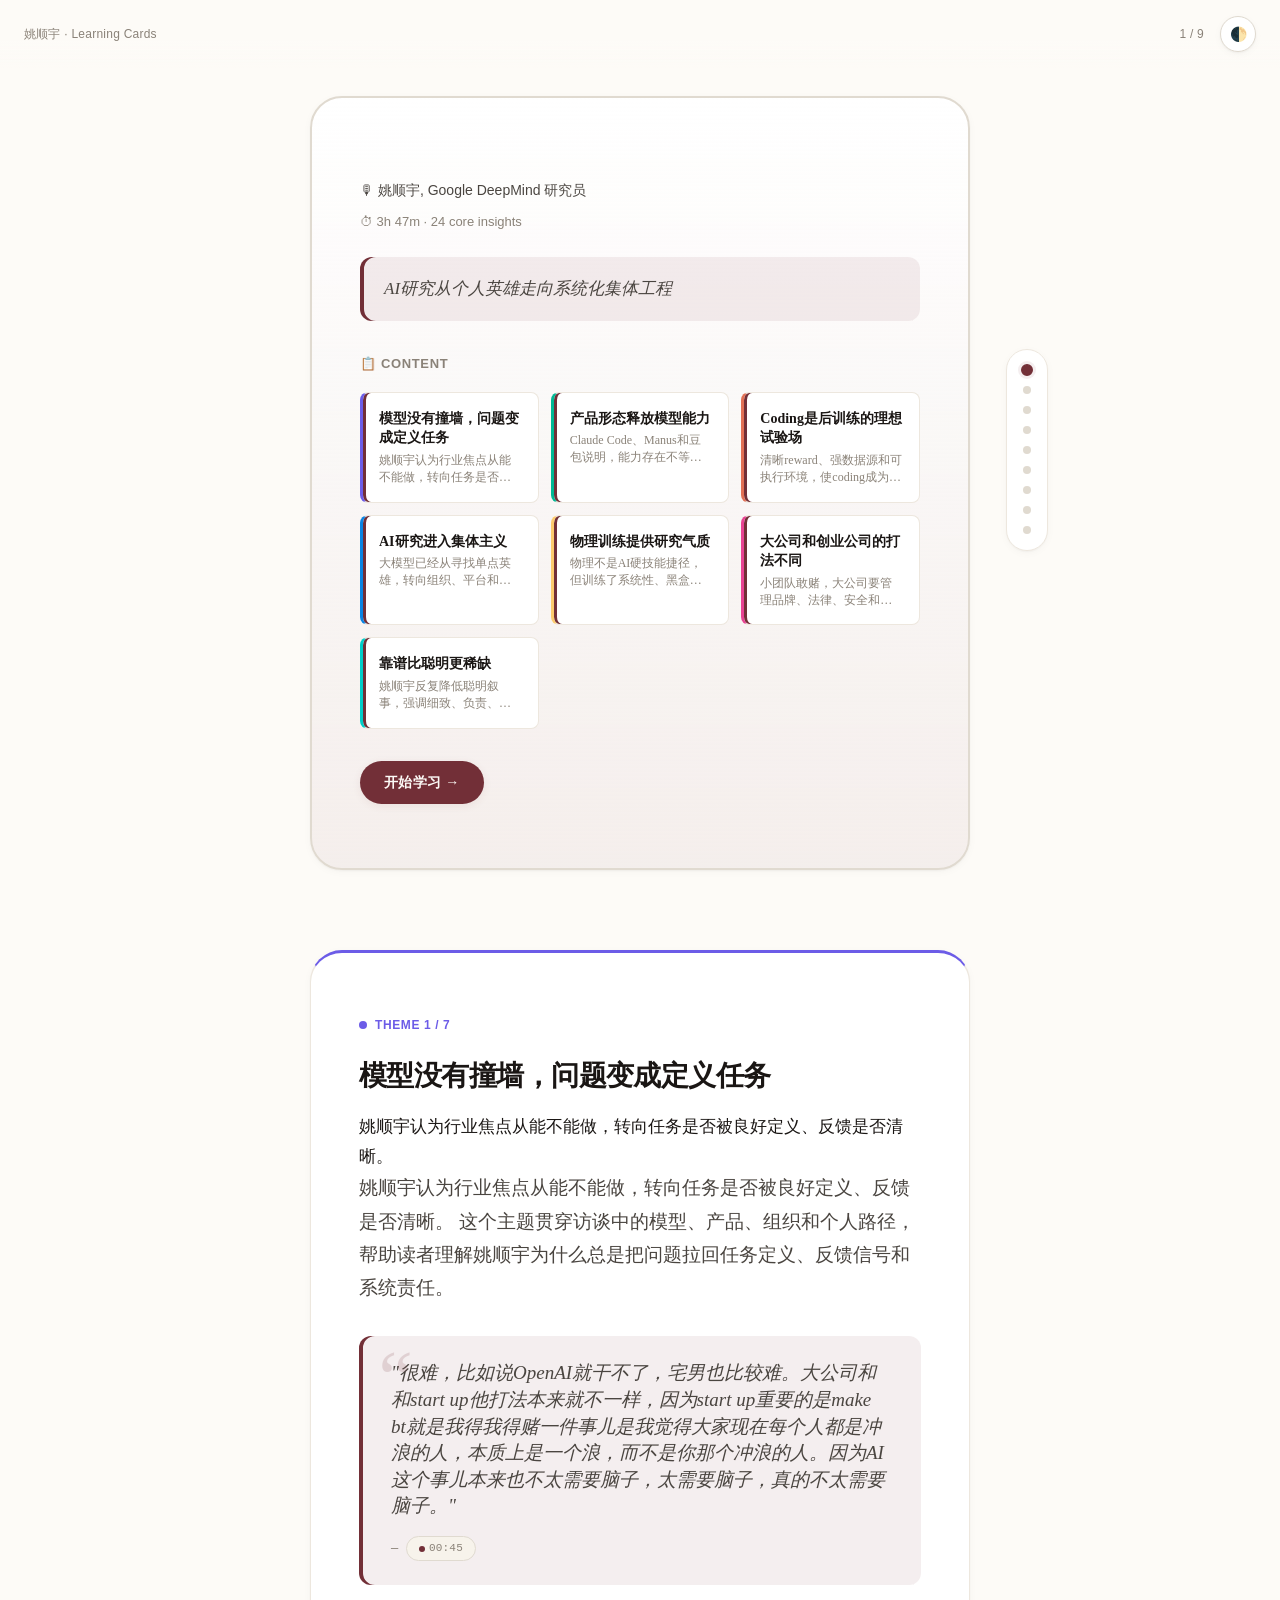
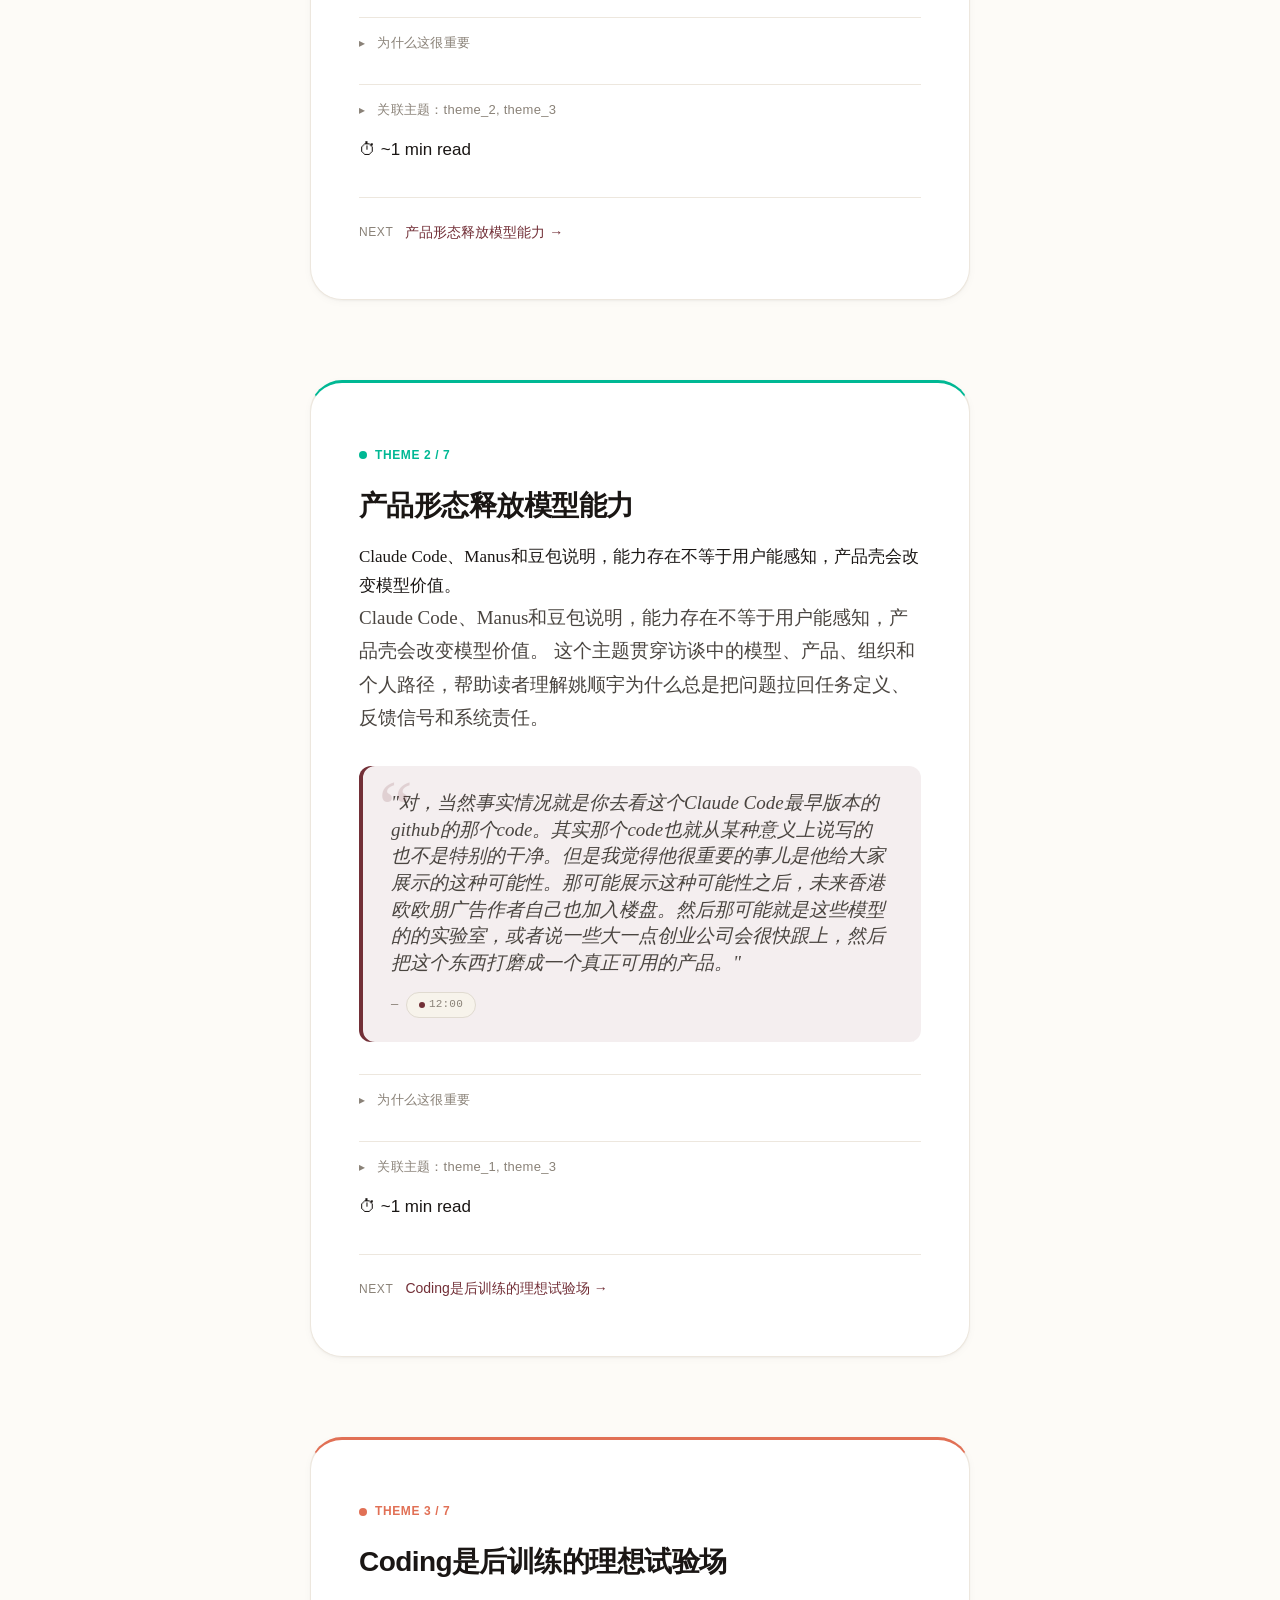
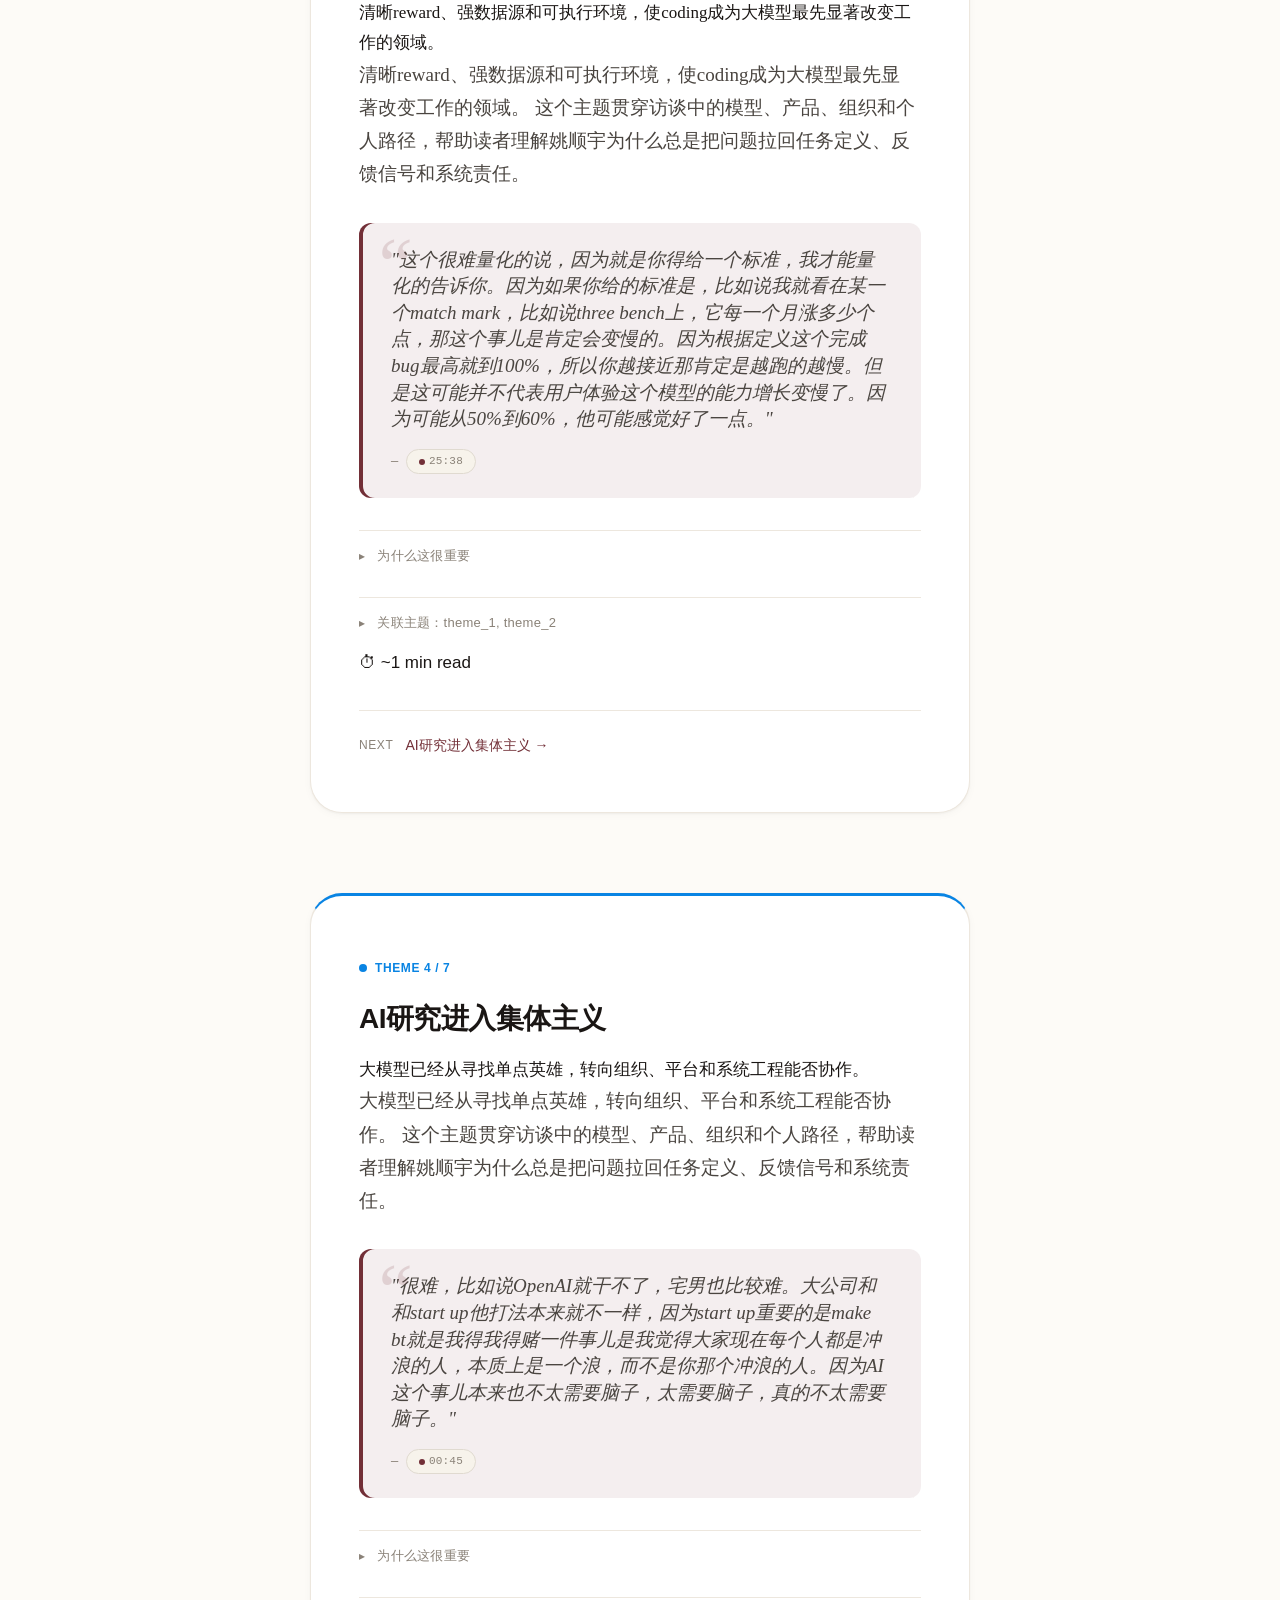
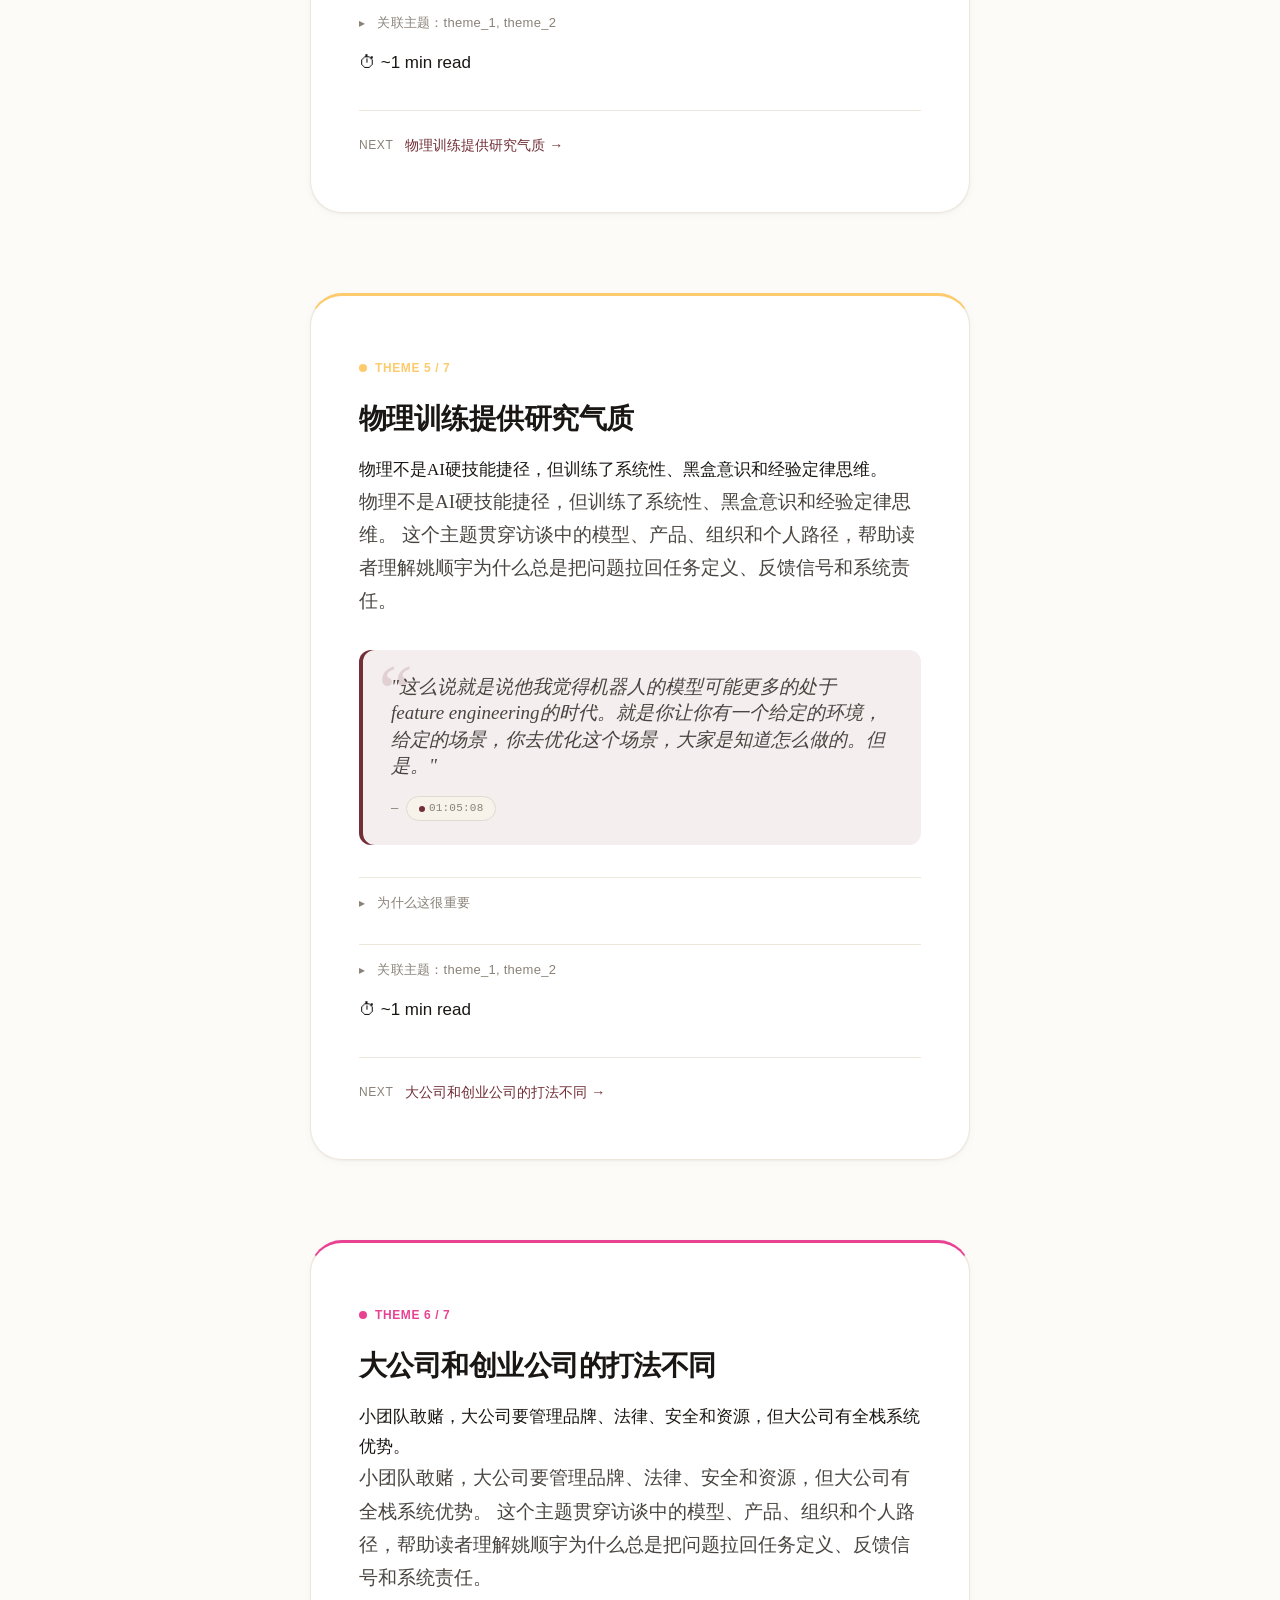
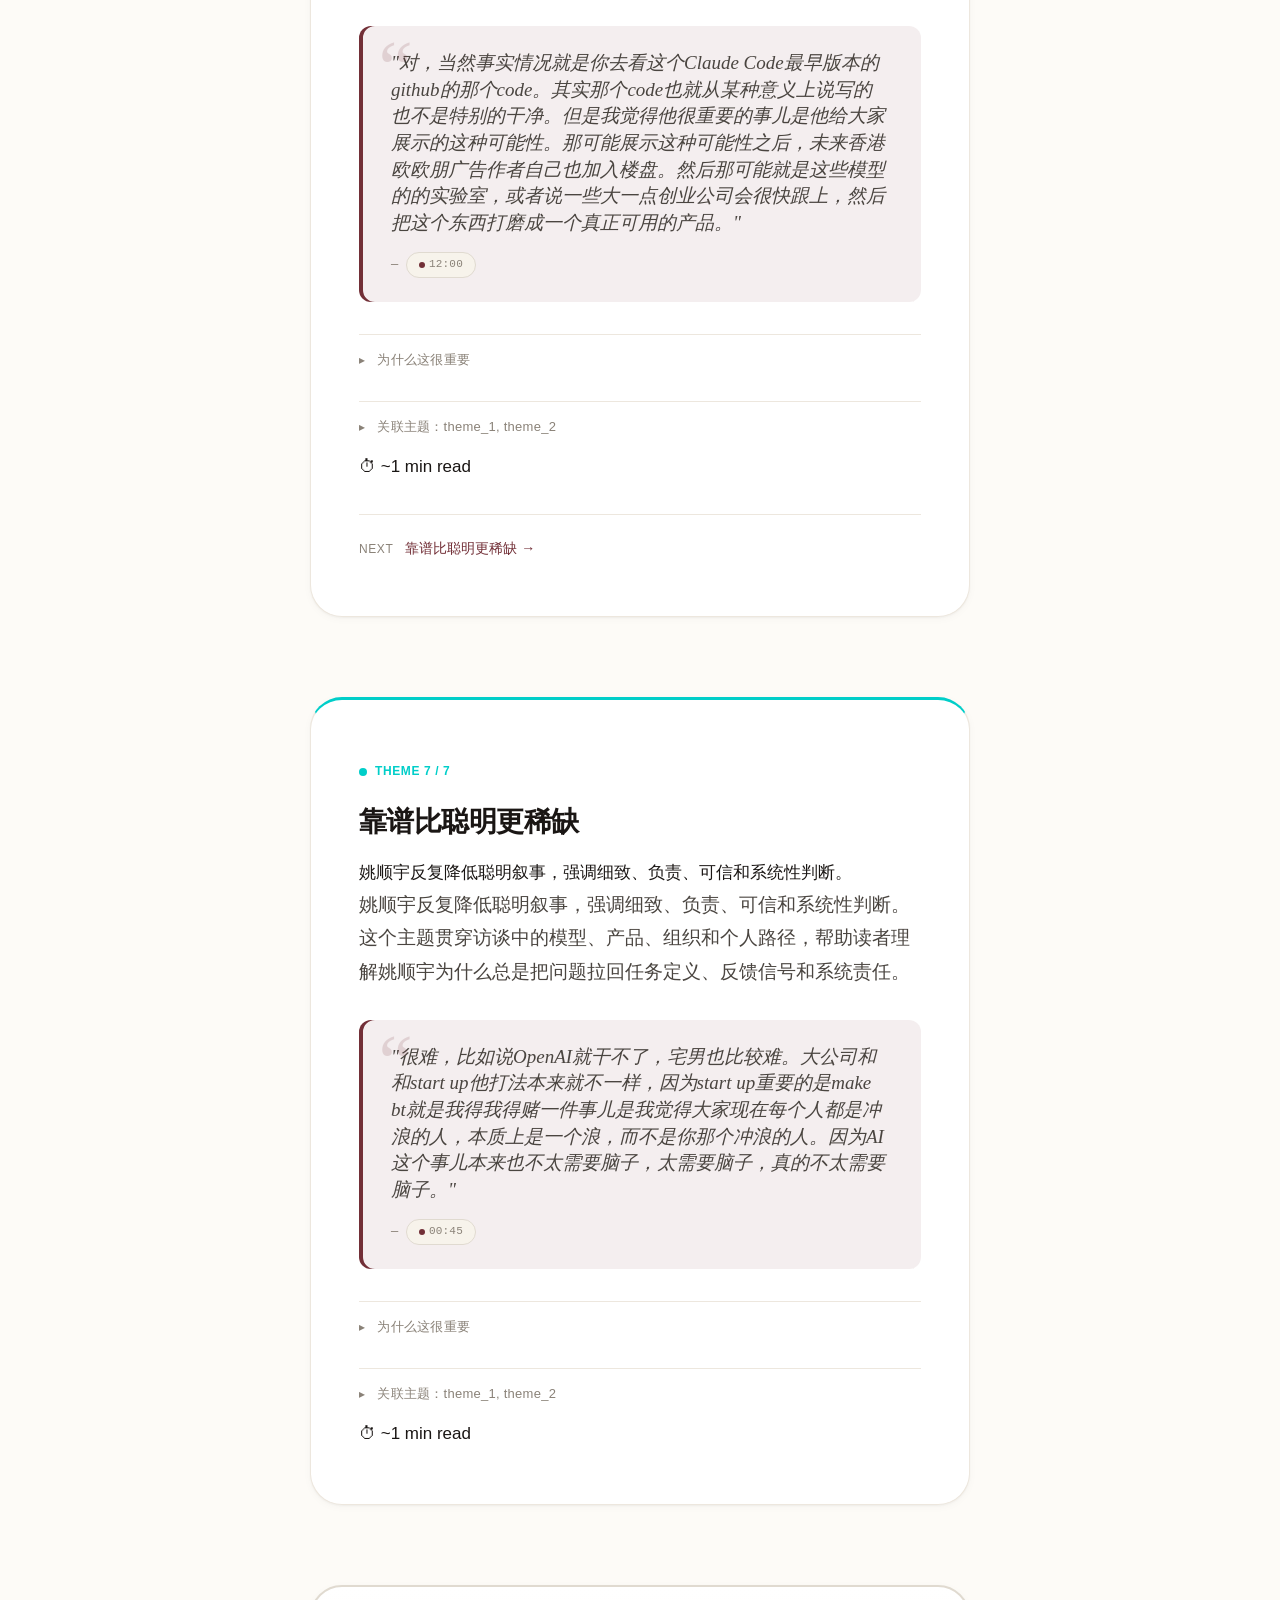
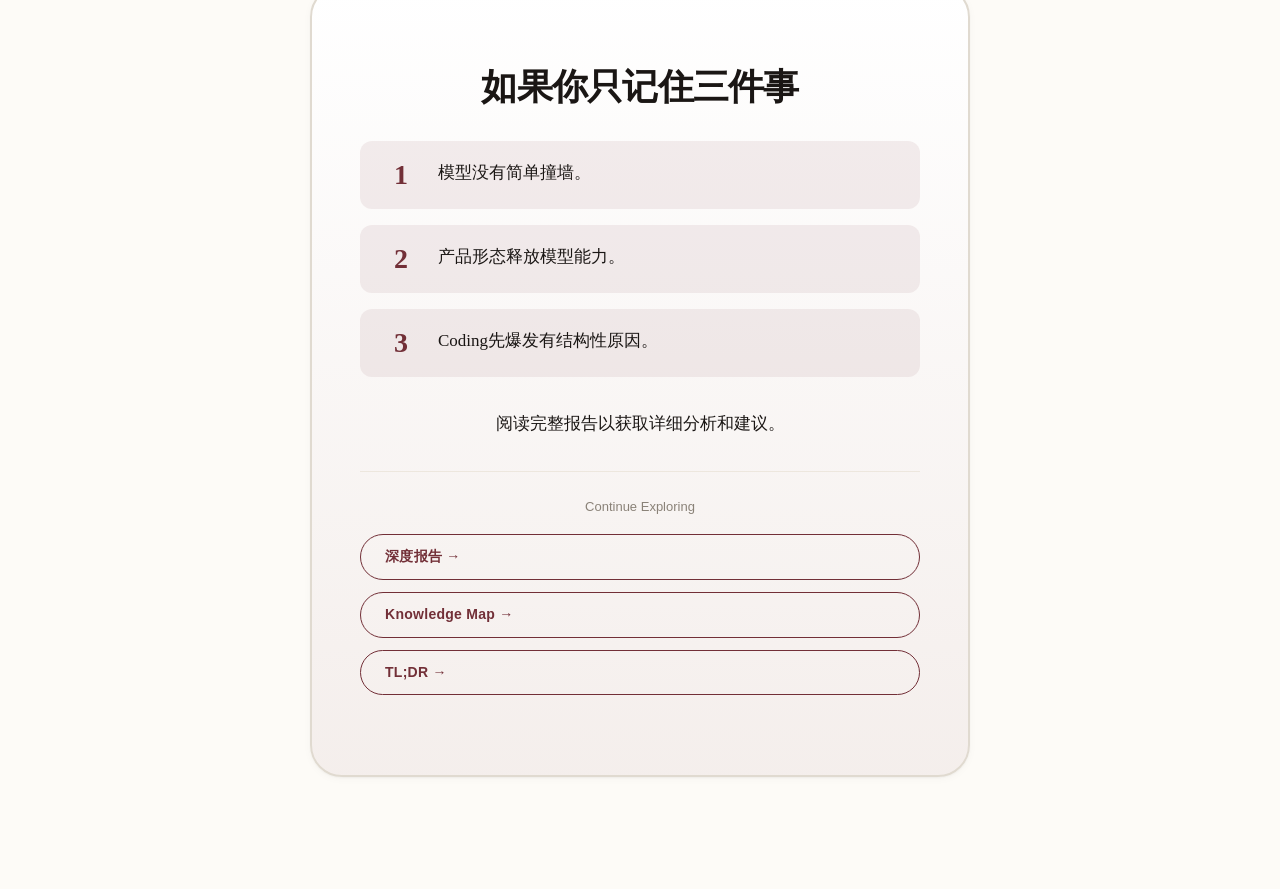
<file: examples/yaoshunyu-20260511/html/cards-yaoshunyu-20260511.html>
<!DOCTYPE html>
<html lang="zh" data-theme="light">
<head>
<meta charset="UTF-8">
<meta name="viewport" content="width=device-width, initial-scale=1.0">
<title>张小珺对谈姚顺宇：模型巨变、物理学与AI未来 — 学习卡片</title>
<meta name="description" content="交互式学习卡片 — 张小珺对谈姚顺宇：模型巨变、物理学与AI未来">
<style>
/* ========================================================================
   Learning Cards — Complete Design System
   Mobile-first, typography-driven, card-based learning experience.
   Editorial digital magazine aesthetic. Premium literary feel.
   NOT Material Design. NOT a web app.
   ======================================================================== */

/* ========================================================================
   1. FONT FACE DECLARATIONS
   ======================================================================== */

/* System Chinese serif + sans-serif stack — no web font downloads needed.
   Priority: macOS (PingFang/Songti) > Windows (YaHei/FangSong) > Linux (Noto) > fallback */

/* ========================================================================
   2. DESIGN TOKENS — LIGHT THEME (cream + burgundy)
   ======================================================================== */

:root {
  /* ---- Semantic Color Palette: Light ---- */
  --color-surface:        #fdfbf7;
  --color-surface-raised: #ffffff;
  --color-surface-subtle: #f7f3eb;
  --color-surface-hover:  #f3efe6;

  --color-text-primary:   #1a1614;
  --color-text-secondary: #4a4540;
  --color-text-tertiary:  #8a8278;
  --color-text-disabled:  #bfb8ad;
  --color-text-inverse:   #fdfbf7;

  --color-accent:         #722f37;
  --color-accent-hover:   #5c262d;
  --color-accent-soft:    rgba(114, 47, 55, 0.08);
  --color-accent-medium:  rgba(114, 47, 55, 0.14);

  --color-border:         #e0dad0;
  --color-border-light:   #ede7de;
  --color-border-focus:   #722f37;

  --color-divider:        #d9d2c7;
  --color-rule:           #c4bbb0;

  /* ---- Theme Accent Colors (default palette — any number of themes supported;
     cards use inline --theme-color which falls back to --color-accent) ---- */
  --color-theme-1: #722f37;  /* burgundy */
  --color-theme-2: #2f5272;  /* slate blue */
  --color-theme-3: #3a6b4a;  /* forest green */
  --color-theme-4: #8b6914;  /* bronze gold */
  --color-theme-5: #6b3a72;  /* plum */
  --color-theme-6: #2f7272;  /* teal */
  --color-theme-7: #724a2f;  /* russet */

  /* ---- Feedback Colors ---- */
  --color-feedback-success: #3a6b4a;
  --color-feedback-warning: #8b6914;
  --color-feedback-error:   #8b1a1a;

  /* ---- Typography: Chinese-Optimized Font Stack ---- */
  --font-body:       "Hiragino Mincho ProN", "Songti SC", "Noto Serif SC",
                     "Source Han Serif SC", "STSong", "FangSong", "SimSun",
                     "Georgia", "Times New Roman", ui-serif, serif;
  --font-heading:    "PingFang SC", "Noto Sans SC", "Source Han Sans SC",
                     "Hiragino Sans GB", "Microsoft YaHei", "STHeiti",
                     "Helvetica Neue", "Arial", ui-sans-serif, sans-serif;
  --font-ui:         "PingFang SC", "Noto Sans SC", "Hiragino Sans GB",
                     "Microsoft YaHei", "Segoe UI", ui-sans-serif, sans-serif;
  --font-mono:       "JetBrains Mono", "SF Mono", "Fira Code",
                     "Cascadia Code", "Consolas", "Courier New", monospace;
  --font-display:    "Hiragino Mincho ProN", "Songti SC", "Noto Serif SC",
                     "STSong", "Georgia", ui-serif, serif;

  /* ---- Type Scale (modular, 1.2 ratio on mobile, 1.25 on desktop) ---- */
  --text-3xs:    clamp(0.625rem, 0.6rem + 0.125vw, 0.6875rem);
  --text-2xs:    clamp(0.6875rem, 0.66rem + 0.15vw, 0.75rem);
  --text-xs:     clamp(0.75rem, 0.71rem + 0.18vw, 0.8125rem);
  --text-sm:     clamp(0.8125rem, 0.77rem + 0.22vw, 0.875rem);
  --text-base:   clamp(0.9375rem, 0.88rem + 0.28vw, 1.0625rem);
  --text-md:     clamp(1.0625rem, 0.98rem + 0.4vw, 1.1875rem);
  --text-lg:     clamp(1.1875rem, 1.06rem + 0.6vw, 1.375rem);
  --text-xl:     clamp(1.375rem, 1.18rem + 1vw, 1.75rem);
  --text-2xl:    clamp(1.625rem, 1.28rem + 1.6vw, 2.25rem);
  --text-3xl:    clamp(1.875rem, 1.3rem + 2.5vw, 2.875rem);
  --text-hero:   clamp(2.125rem, 1.5rem + 3.5vw, 3.75rem);

  /* ---- Line Heights ---- */
  --leading-body:    1.75;
  --leading-heading: 1.15;
  --leading-display: 1.05;
  --leading-compact: 1.4;
  --leading-relaxed: 1.85;

  /* ---- Letter Spacing ---- */
  --tracking-tight:   -0.02em;
  --tracking-normal:  0;
  --tracking-wide:    0.02em;
  --tracking-wider:   0.05em;
  --tracking-widest:  0.08em;
  --tracking-heading: -0.015em;

  /* ---- 4/8pt Spacing Scale ---- */
  --space-1:  0.25rem;   /* 4px */
  --space-2:  0.5rem;    /* 8px */
  --space-3:  0.75rem;   /* 12px */
  --space-4:  1rem;      /* 16px */
  --space-5:  1.25rem;   /* 20px */
  --space-6:  1.5rem;    /* 24px */
  --space-8:  2rem;      /* 32px */
  --space-10: 2.5rem;    /* 40px */
  --space-12: 3rem;      /* 48px */
  --space-14: 3.5rem;    /* 56px */
  --space-16: 4rem;      /* 64px */
  --space-20: 5rem;      /* 80px */
  --space-24: 6rem;      /* 96px */
  --space-28: 7rem;      /* 112px */
  --space-32: 8rem;      /* 128px */

  /* ---- Border Radius ---- */
  --radius-none: 0;
  --radius-xs:   2px;
  --radius-sm:   4px;
  --radius-md:   8px;
  --radius-lg:   12px;
  --radius-xl:   16px;
  --radius-2xl:  24px;
  --radius-3xl:  32px;
  --radius-full: 9999px;

  /* ---- Elevation (subtle, editorial — not Material) ---- */
  --elevation-none:  none;
  --elevation-low:   0 1px 2px rgba(26, 22, 20, 0.04),
                     0 2px 8px rgba(26, 22, 20, 0.03);
  --elevation-mid:   0 1px 4px rgba(26, 22, 20, 0.05),
                     0 4px 16px rgba(26, 22, 20, 0.04);
  --elevation-high:  0 2px 8px rgba(26, 22, 20, 0.06),
                     0 8px 32px rgba(26, 22, 20, 0.05);
  --elevation-raised: 0 4px 12px rgba(26, 22, 20, 0.08),
                      0 12px 48px rgba(26, 22, 20, 0.06);

  /* ---- Transitions ---- */
  --duration-instant: 80ms;
  --duration-fast:    180ms;
  --duration-normal:  300ms;
  --duration-slow:    500ms;
  --duration-glacial: 800ms;

  --ease-out-expo:    cubic-bezier(0.16, 1, 0.3, 1);
  --ease-out-quint:   cubic-bezier(0.22, 1, 0.36, 1);
  --ease-in-out-quint:cubic-bezier(0.83, 0, 0.17, 1);
  --ease-in-out-circ: cubic-bezier(0.85, 0, 0.15, 1);
  --ease-out-back:    cubic-bezier(0.34, 1.56, 0.64, 1);

  /* ---- Layout ---- */
  --deck-max-width:    680px;
  --card-max-width:    600px;
  --content-max-width: 560px;

  /* ---- Z-Index Scale ---- */
  --z-base:     0;
  --z-above:    100;
  --z-overlay:  200;
  --z-sticky:   500;
  --z-nav:      800;
  --z-topbar:   900;
  --z-progress: 1000;
}

/* ========================================================================
   3. DARK THEME (navy + amber)
   ======================================================================== */

[data-theme="dark"] {
  --color-surface:        #0b1120;
  --color-surface-raised: #111827;
  --color-surface-subtle: #0d1327;
  --color-surface-hover:  #182032;

  --color-text-primary:   #e4e1dc;
  --color-text-secondary: #b0aca4;
  --color-text-tertiary:  #6b6860;
  --color-text-disabled:  #4a473f;
  --color-text-inverse:   #0b1120;

  --color-accent:         #d4a574;
  --color-accent-hover:   #e0b98a;
  --color-accent-soft:    rgba(212, 165, 116, 0.1);
  --color-accent-medium:  rgba(212, 165, 116, 0.16);

  --color-border:         #1e293b;
  --color-border-light:   #162032;
  --color-border-focus:   #d4a574;

  --color-divider:        #1e2a40;
  --color-rule:           #2a3550;

  --color-theme-1: #d4a574;  /* amber */
  --color-theme-2: #74a3d4;  /* sky blue */
  --color-theme-3: #8cd474;  /* sage green */
  --color-theme-4: #d4c174;  /* gold */
  --color-theme-5: #d474a3;  /* rose */
  --color-theme-6: #74d4c1;  /* mint */
  --color-theme-7: #d49474;  /* copper */

  --elevation-low:   0 1px 2px rgba(0, 0, 0, 0.2),
                     0 2px 8px rgba(0, 0, 0, 0.15);
  --elevation-mid:   0 1px 4px rgba(0, 0, 0, 0.25),
                     0 4px 16px rgba(0, 0, 0, 0.2);
  --elevation-high:  0 2px 8px rgba(0, 0, 0, 0.3),
                     0 8px 32px rgba(0, 0, 0, 0.25);
  --elevation-raised: 0 4px 12px rgba(0, 0, 0, 0.35),
                      0 12px 48px rgba(0, 0, 0, 0.3);
}

/* ========================================================================
   4. RESET & BASE
   ======================================================================== */

*,
*::before,
*::after {
  box-sizing: border-box;
  margin: 0;
  padding: 0;
}

html {
  font-size: 100%;
  -webkit-text-size-adjust: 100%;
  text-size-adjust: 100%;
  -moz-text-size-adjust: 100%;
  text-size-adjust: 100%;
  -webkit-font-smoothing: antialiased;
  -moz-osx-font-smoothing: grayscale;
}

body {
  font-family: var(--font-body);
  font-size: var(--text-base);
  line-height: var(--leading-body);
  color: var(--color-text-primary);
  background: var(--color-surface);
  transition: background var(--duration-normal) var(--ease-out-expo),
              color var(--duration-normal) var(--ease-out-expo);
  min-height: 100dvh;
  overflow-x: hidden;
}

::selection {
  background: var(--color-accent-soft);
  color: var(--color-accent);
}

::-moz-selection {
  background: var(--color-accent-soft);
  color: var(--color-accent);
}

img,
svg {
  display: block;
  max-width: 100%;
  height: auto;
}

a {
  color: var(--color-accent);
  text-decoration: none;
  transition: color var(--duration-fast) var(--ease-out-expo);
}

a:hover,
a:focus-visible {
  color: var(--color-accent-hover);
}

a:focus-visible,
button:focus-visible {
  outline: 2px solid var(--color-border-focus);
  outline-offset: 2px;
  border-radius: var(--radius-xs);
}

button {
  cursor: pointer;
  font-family: inherit;
}

ul, ol {
  list-style: none;
}

/* ========================================================================
   5. TYPOGRAPHY UTILITIES
   ======================================================================== */

h1, h2, h3, h4, h5, h6 {
  font-family: var(--font-heading);
  line-height: var(--leading-heading);
  letter-spacing: var(--tracking-heading);
  color: var(--color-text-primary);
}

p {
  margin-bottom: var(--space-4);
}

p:last-child {
  margin-bottom: 0;
}

strong, b {
  font-weight: 700;
  color: var(--color-text-primary);
}

em, i {
  font-style: italic;
}

small {
  font-size: var(--text-xs);
  color: var(--color-text-tertiary);
}

blockquote {
  margin: var(--space-6) 0;
}

code {
  font-family: var(--font-mono);
  font-size: var(--text-xs);
  padding: var(--space-1) var(--space-2);
  background: var(--color-surface-subtle);
  border-radius: var(--radius-sm);
  color: var(--color-accent);
}

/* ========================================================================
   6. PROGRESS BAR
   ======================================================================== */

.progress-bar {
  position: fixed;
  top: 0;
  left: 0;
  height: 3px;
  background: var(--color-accent);
  z-index: var(--z-progress);
  transition: width var(--duration-fast) linear;
  border-radius: 0 var(--radius-xs) var(--radius-xs) 0;
  transform-origin: left;
}

/* ========================================================================
   7. TOP BAR
   ======================================================================== */

.top-bar {
  position: fixed;
  top: 0;
  left: 0;
  right: 0;
  z-index: var(--z-topbar);
  display: flex;
  justify-content: space-between;
  align-items: center;
  padding: var(--space-4) var(--space-6);
  background: linear-gradient(
    180deg,
    var(--color-surface) 60%,
    transparent 100%
  );
  font-family: var(--font-ui);
  font-size: var(--text-2xs);
  color: var(--color-text-tertiary);
  letter-spacing: var(--tracking-wide);
  pointer-events: none;
}

.top-bar > * {
  pointer-events: auto;
}

.top-bar-right {
  display: flex;
  gap: var(--space-4);
  align-items: center;
}

.theme-toggle {
  width: 36px;
  height: 36px;
  border: 1px solid var(--color-border);
  border-radius: var(--radius-full);
  background: var(--color-surface-raised);
  color: var(--color-text-secondary);
  cursor: pointer;
  display: flex;
  align-items: center;
  justify-content: center;
  font-size: var(--text-sm);
  transition: all var(--duration-fast) var(--ease-out-expo);
  box-shadow: var(--elevation-low);
}

.theme-toggle:hover {
  border-color: var(--color-accent);
  color: var(--color-accent);
  box-shadow: var(--elevation-mid);
  transform: scale(1.05);
}

.theme-toggle:active {
  transform: scale(0.95);
}

/* ========================================================================
   8. DECK CONTAINER
   ======================================================================== */

.deck {
  display: flex;
  flex-direction: column;
  align-items: center;
  padding: var(--space-20) var(--space-4) var(--space-24);
  gap: var(--space-16);
  max-width: var(--deck-max-width);
  margin: 0 auto;
  position: relative;
}

/* ========================================================================
   9. CARD BASE
   ======================================================================== */

.card {
  width: 100%;
  max-width: var(--card-max-width);
  background: var(--color-surface-raised);
  border: 1px solid var(--color-border-light);
  border-radius: var(--radius-3xl);
  padding: var(--space-12) var(--space-8);
  box-shadow: var(--elevation-low);
  transition: box-shadow var(--duration-slow) var(--ease-out-expo),
              transform var(--duration-slow) var(--ease-out-expo),
              border-color var(--duration-normal) var(--ease-out-expo);
  scroll-margin-top: var(--space-20);
  position: relative;
  overflow: hidden;
}

.card::before {
  content: "";
  position: absolute;
  inset: 0;
  border-radius: inherit;
  background: linear-gradient(
    135deg,
    transparent 0%,
    var(--color-accent-soft) 100%
  );
  opacity: 0;
  transition: opacity var(--duration-slow) var(--ease-out-expo);
  pointer-events: none;
}

.card:hover {
  box-shadow: var(--elevation-mid);
  border-color: var(--color-border);
}

.card:hover::before {
  opacity: 1;
}

/* ========================================================================
   10. HERO CARD
   ======================================================================== */

.card-hero {
  text-align: center;
  padding: var(--space-16) var(--space-8) var(--space-14);
  border: 2px solid var(--color-border);
  background: linear-gradient(
    180deg,
    var(--color-surface-raised) 0%,
    var(--color-accent-soft) 120%
  );
}

.card-hero::before {
  display: none;
}

.card-hero .card-badge {
  display: inline-block;
  padding: var(--space-2) var(--space-5);
  background: var(--color-accent-soft);
  color: var(--color-accent);
  border-radius: var(--radius-full);
  font-family: var(--font-ui);
  font-size: var(--text-2xs);
  font-weight: 600;
  text-transform: uppercase;
  letter-spacing: var(--tracking-widest);
  margin-bottom: var(--space-8);
  border: 1px solid var(--color-accent-medium);
}

.card-hero .card-title {
  font-family: var(--font-display);
  font-size: var(--text-hero);
  font-weight: 700;
  line-height: var(--leading-display);
  letter-spacing: var(--tracking-tight);
  margin-bottom: var(--space-6);
  color: var(--color-text-primary);
}

.card-hero .card-subtitle {
  font-family: var(--font-body);
  font-size: var(--text-lg);
  color: var(--color-text-secondary);
  line-height: var(--leading-relaxed);
  margin-bottom: var(--space-8);
  max-width: 480px;
  margin-left: auto;
  margin-right: auto;
}

.card-hero .card-meta {
  font-family: var(--font-ui);
  font-size: var(--text-xs);
  color: var(--color-text-tertiary);
  margin-bottom: var(--space-10);
  letter-spacing: var(--tracking-wide);
}

.card-hero .card-meta span {
  display: inline-block;
  margin: 0 var(--space-3);
  position: relative;
}

.card-hero .card-meta span:not(:last-child)::after {
  content: "·";
  display: inline-block;
  margin-left: var(--space-3);
  color: var(--color-text-disabled);
}

.hero-actions {
  display: flex;
  gap: var(--space-4);
  justify-content: center;
  flex-wrap: wrap;
}

/* ========================================================================
   11. BUTTONS
   ======================================================================== */

.btn {
  display: inline-flex;
  align-items: center;
  gap: var(--space-2);
  padding: var(--space-3) var(--space-6);
  border-radius: var(--radius-full);
  font-family: var(--font-ui);
  font-size: var(--text-sm);
  font-weight: 600;
  cursor: pointer;
  transition: all var(--duration-fast) var(--ease-out-expo);
  text-decoration: none;
  line-height: var(--leading-compact);
  letter-spacing: var(--tracking-wide);
  white-space: nowrap;
}

.btn-primary {
  background: var(--color-accent);
  color: var(--color-text-inverse);
  border: none;
  box-shadow: 0 2px 8px var(--color-accent-soft);
}

.btn-primary:hover {
  background: var(--color-accent-hover);
  box-shadow: 0 4px 16px rgba(114, 47, 55, 0.2);
  transform: translateY(-1px);
}

.btn-primary:active {
  transform: translateY(0);
  box-shadow: 0 1px 4px rgba(114, 47, 55, 0.15);
}

.btn-secondary {
  background: transparent;
  color: var(--color-accent);
  border: 1.5px solid var(--color-accent);
}

.btn-secondary:hover {
  background: var(--color-accent-soft);
  transform: translateY(-1px);
}

.btn-secondary:active {
  transform: translateY(0);
}

/* Dark mode button shadows */
[data-theme="dark"] .btn-primary {
  box-shadow: 0 2px 8px rgba(212, 165, 116, 0.15);
}

[data-theme="dark"] .btn-primary:hover {
  box-shadow: 0 4px 16px rgba(212, 165, 116, 0.25);
}

[data-theme="dark"] .btn-primary:active {
  box-shadow: 0 1px 4px rgba(212, 165, 116, 0.1);
}

/* ========================================================================
   12. THEME CARDS
   ======================================================================== */

.card-theme {
  border-top: 3px solid var(--theme-color, var(--color-accent));
  padding-top: var(--space-10);
  background: var(--color-surface-raised);
}

.theme-badge {
  display: inline-flex;
  align-items: center;
  gap: var(--space-2);
  font-family: var(--font-ui);
  font-size: var(--text-2xs);
  font-weight: 600;
  text-transform: uppercase;
  letter-spacing: var(--tracking-wider);
  margin-bottom: var(--space-6);
  color: var(--theme-color, var(--color-accent));
}

.theme-badge .dot {
  width: 8px;
  height: 8px;
  border-radius: var(--radius-full);
  flex-shrink: 0;
  background: var(--theme-color, var(--color-accent));
}

.card-theme .card-claim {
  font-family: var(--font-heading);
  font-size: var(--text-xl);
  font-weight: 700;
  line-height: var(--leading-heading);
  letter-spacing: var(--tracking-tight);
  margin-bottom: var(--space-5);
  color: var(--color-text-primary);
}

.card-theme .card-narrative {
  font-size: var(--text-base);
  color: var(--color-text-secondary);
  line-height: var(--leading-body);
  margin-bottom: var(--space-6);
}

.card-theme .card-narrative p {
  margin-bottom: var(--space-4);
  text-indent: 2em;
  /* hanging-punctuation not broadly supported; omit for now */
}

.card-theme .card-narrative p:first-child {
  text-indent: 0;
}

/* ========================================================================
   13. PULL QUOTE
   ======================================================================== */

.pull-quote {
  margin: var(--space-8) 0;
  padding: var(--space-6) var(--space-8);
  background: var(--color-accent-soft);
  border-radius: var(--radius-lg);
  box-shadow: inset 4px 0 0 0 var(--color-accent);
  font-style: italic;
  font-size: var(--text-md);
  line-height: var(--leading-compact);
  color: var(--color-text-secondary);
  position: relative;
}

.pull-quote::before {
  content: "\201C";
  position: absolute;
  top: var(--space-1);
  left: var(--space-3);
  font-size: clamp(3rem, 6vw, 5rem);
  line-height: 1;
  color: var(--color-accent);
  opacity: 0.15;
  font-family: var(--font-display);
  pointer-events: none;
}

.pull-quote cite {
  display: block;
  margin-top: var(--space-4);
  font-style: normal;
  font-family: var(--font-mono);
  font-size: var(--text-2xs);
  color: var(--color-text-tertiary);
  letter-spacing: var(--tracking-wide);
}

.pull-quote cite::before {
  content: "\2014\00A0";
}

/* ========================================================================
   14. EXPANDABLE SECTIONS
   ======================================================================== */

.expandable {
  margin-top: var(--space-4);
}

.expand-toggle {
  display: flex;
  align-items: center;
  gap: var(--space-3);
  width: 100%;
  padding: var(--space-4) 0;
  background: none;
  border: none;
  border-top: 1px solid var(--color-border-light);
  font-family: var(--font-ui);
  font-size: var(--text-xs);
  color: var(--color-text-tertiary);
  cursor: pointer;
  transition: color var(--duration-fast) var(--ease-out-expo);
  letter-spacing: var(--tracking-wide);
  text-align: left;
}

.expand-toggle:hover {
  color: var(--color-accent);
}

.expand-toggle .arrow {
  display: inline-block;
  transition: transform var(--duration-fast) var(--ease-out-expo);
  font-size: var(--text-2xs);
  flex-shrink: 0;
}

.expand-toggle.open .arrow {
  transform: rotate(90deg);
}

.expand-toggle.open {
  color: var(--color-accent);
}

.expand-content {
  display: none;
  padding: var(--space-5) 0 var(--space-6);
  font-size: var(--text-sm);
  color: var(--color-text-secondary);
  line-height: var(--leading-compact);
  animation: expandReveal var(--duration-normal) var(--ease-out-expo);
}

.expand-content.visible {
  display: block;
}

@keyframes expandReveal {
  from {
    opacity: 0;
    transform: translateY(-8px);
  }
  to {
    opacity: 1;
    transform: translateY(0);
  }
}

.expand-content .insight-item {
  padding: var(--space-4) 0;
  border-bottom: 1px solid var(--color-border-light);
}

.expand-content .insight-item:last-child {
  border-bottom: none;
}

.expand-content .insight-claim {
  font-weight: 700;
  color: var(--color-text-primary);
  margin-bottom: var(--space-2);
  font-size: var(--text-sm);
  font-family: var(--font-heading);
}

.expand-content .insight-expl {
  font-size: var(--text-sm);
  color: var(--color-text-secondary);
  line-height: var(--leading-compact);
}

/* ========================================================================
   15. CLOSING CARD
   ======================================================================== */

.card-closing {
  text-align: center;
  padding: var(--space-16) var(--space-8);
  border: 2px solid var(--color-border);
  background: linear-gradient(
    180deg,
    var(--color-surface-raised) 0%,
    var(--color-accent-soft) 120%
  );
}

.card-closing::before {
  display: none;
}

.card-closing h2 {
  font-family: var(--font-display);
  font-size: var(--text-2xl);
  font-weight: 700;
  margin-bottom: var(--space-8);
  letter-spacing: var(--tracking-tight);
}

.remember-list {
  text-align: left;
  list-style: none;
  padding: 0;
  margin: var(--space-8) 0;
  display: flex;
  flex-direction: column;
  gap: var(--space-4);
}

.remember-item {
  display: flex;
  gap: var(--space-4);
  align-items: flex-start;
  padding: var(--space-5);
  background: var(--color-accent-soft);
  border-radius: var(--radius-lg);
  transition: background var(--duration-fast) var(--ease-out-expo);
}

.remember-item:hover {
  background: var(--color-accent-medium);
}

.remember-num {
  font-family: var(--font-display);
  font-size: var(--text-xl);
  font-weight: 700;
  color: var(--color-accent);
  line-height: 1;
  flex-shrink: 0;
  min-width: 1.5em;
  text-align: center;
}

.remember-text {
  font-size: var(--text-base);
  line-height: var(--leading-compact);
  color: var(--color-text-primary);
}

/* ---- Role Tabs ---- */

.role-tabs {
  display: flex;
  flex-wrap: wrap;
  gap: var(--space-2);
  justify-content: center;
  margin: var(--space-8) 0;
}

.role-tab {
  padding: var(--space-2) var(--space-5);
  border-radius: var(--radius-full);
  border: 1px solid var(--color-border);
  background: var(--color-surface-raised);
  font-family: var(--font-ui);
  font-size: var(--text-xs);
  cursor: pointer;
  transition: all var(--duration-fast) var(--ease-out-expo);
  color: var(--color-text-secondary);
  letter-spacing: var(--tracking-wide);
}

.role-tab:hover {
  border-color: var(--color-accent);
  color: var(--color-accent);
  background: var(--color-accent-soft);
}

.role-tab.active {
  border-color: var(--color-accent);
  color: var(--color-accent);
  background: var(--color-accent-soft);
  font-weight: 600;
}

.role-content {
  display: none;
  text-align: left;
  font-size: var(--text-sm);
  line-height: var(--leading-compact);
  color: var(--color-text-secondary);
  animation: expandReveal var(--duration-normal) var(--ease-out-expo);
}

.role-content.visible {
  display: block;
}

.closing-links {
  display: flex;
  gap: var(--space-4);
  justify-content: center;
  flex-wrap: wrap;
  margin-top: var(--space-10);
  padding-top: var(--space-8);
  border-top: 1px solid var(--color-border-light);
}

/* ========================================================================
   16. NAV DOTS (SIDE NAVIGATION)
   ======================================================================== */

.nav-dots {
  position: fixed;
  right: var(--space-6);
  top: 50%;
  transform: translateY(-50%);
  z-index: var(--z-nav);
  display: flex;
  flex-direction: column;
  gap: var(--space-3);
  padding: var(--space-4);
  background: var(--color-surface-raised);
  border: 1px solid var(--color-border-light);
  border-radius: var(--radius-full);
  box-shadow: var(--elevation-low);
}

.nav-dot {
  width: 8px;
  height: 8px;
  border-radius: var(--radius-full);
  border: 1px solid transparent;
  background: var(--color-border);
  cursor: pointer;
  transition: all var(--duration-fast) var(--ease-out-expo);
  padding: 0;
}

.nav-dot:hover {
  background: var(--color-text-tertiary);
  transform: scale(1.3);
}

.nav-dot.active {
  background: var(--color-accent);
  border-color: var(--color-accent);
  transform: scale(1.5);
  box-shadow: 0 0 0 2px var(--color-accent-soft);
}

/* ========================================================================
   17. MOBILE BOTTOM NAV
   ======================================================================== */

.bottom-nav {
  display: none;
  position: fixed;
  bottom: 0;
  left: 0;
  right: 0;
  z-index: var(--z-nav);
  padding: var(--space-3) var(--space-5);
  background: var(--color-surface-raised);
  border-top: 1px solid var(--color-border-light);
  justify-content: space-between;
  align-items: center;
  font-family: var(--font-ui);
  font-size: var(--text-xs);
  box-shadow: 0 -1px 8px rgba(26, 22, 20, 0.04);
  -webkit-backdrop-filter: blur(10px);
  backdrop-filter: blur(10px);
}

[data-theme="dark"] .bottom-nav {
  box-shadow: 0 -1px 8px rgba(0, 0, 0, 0.2);
}

.bottom-nav button {
  padding: var(--space-2) var(--space-5);
  border-radius: var(--radius-full);
  border: 1px solid var(--color-border);
  background: var(--color-surface-subtle);
  font-family: var(--font-ui);
  font-size: var(--text-xs);
  cursor: pointer;
  color: var(--color-text-secondary);
  transition: all var(--duration-fast) var(--ease-out-expo);
  letter-spacing: var(--tracking-wide);
}

.bottom-nav button:hover {
  border-color: var(--color-accent);
  color: var(--color-accent);
  background: var(--color-accent-soft);
}

.bottom-nav button:active {
  transform: scale(0.96);
}

.bottom-nav .card-counter {
  color: var(--color-text-tertiary);
  font-size: var(--text-2xs);
  font-variant-numeric: tabular-nums;
  letter-spacing: var(--tracking-wide);
}

/* ========================================================================
   18. TIMESTAMP BADGE
   ======================================================================== */

.timestamp-badge {
  display: inline-flex;
  align-items: center;
  gap: var(--space-1);
  font-family: var(--font-mono);
  font-size: var(--text-3xs);
  padding: var(--space-1) var(--space-3);
  border: 1px solid var(--color-border);
  border-radius: var(--radius-full);
  background: var(--color-surface-subtle);
  color: var(--color-text-tertiary);
  cursor: pointer;
  transition: all var(--duration-fast) var(--ease-out-expo);
  letter-spacing: var(--tracking-wide);
}

.timestamp-badge:hover {
  border-color: var(--color-accent);
  color: var(--color-accent);
  background: var(--color-accent-soft);
}

.timestamp-badge::before {
  content: "";
  display: inline-block;
  width: 6px;
  height: 6px;
  border-radius: var(--radius-full);
  background: var(--color-accent);
  flex-shrink: 0;
}

/* ========================================================================
   19. ANIMATIONS — CARD REVEAL
   ======================================================================== */

/* Cards appear at full opacity immediately — no scroll animation.
   The content is already loaded; animating opacity during scroll creates
   a visible flash that reads as broken, not designed. */

/* Stagger effect: theme cards reveal one by one */
.card-theme:nth-child(2)  { animation-delay: 0ms; }
.card-theme:nth-child(3)  { animation-delay: 60ms; }
.card-theme:nth-child(4)  { animation-delay: 120ms; }
.card-theme:nth-child(5)  { animation-delay: 180ms; }
.card-theme:nth-child(6)  { animation-delay: 240ms; }
.card-theme:nth-child(7)  { animation-delay: 300ms; }
.card-theme:nth-child(8)  { animation-delay: 360ms; }

/* ========================================================================
   20. COMPACT HERO OVERVIEW
   ======================================================================== */

/* Compact Hero Overview */
.card-hero { text-align: left; padding: var(--space-10) var(--space-8); }
.card-hero .card-badge { margin-bottom: var(--space-4); }
.card-hero .card-title { font-size: var(--text-lg); font-weight: 600; margin-bottom: var(--space-4); }

.hero-guest {
  font-family: var(--font-ui); font-size: var(--text-sm);
  color: var(--color-text-secondary); margin-bottom: var(--space-2);
}
.hero-stats {
  font-family: var(--font-ui); font-size: var(--text-xs);
  color: var(--color-text-tertiary); margin-bottom: var(--space-6);
}
.hero-thesis {
  margin: 0 0 var(--space-8) 0; padding: var(--space-5) var(--space-6);
  background: var(--color-accent-soft); border-radius: var(--radius-lg);
  box-shadow: inset 4px 0 0 0 var(--color-accent);
  font-size: var(--text-base); font-style: italic;
  line-height: var(--leading-compact); color: var(--color-text-secondary);
}
.theme-index-label {
  font-family: var(--font-ui); font-size: var(--text-xs);
  font-weight: 600; color: var(--color-text-tertiary);
  text-transform: uppercase; letter-spacing: var(--tracking-wider);
  margin-bottom: var(--space-4);
}

/* Theme Index Grid */
.theme-index {
  display: grid;
  grid-template-columns: repeat(auto-fill, minmax(160px, 1fr));
  gap: var(--space-3);
  margin-bottom: var(--space-8);
}
.theme-index-tile {
  display: flex; flex-direction: column; gap: var(--space-1);
  padding: var(--space-4); border: 1px solid var(--color-border-light);
  border-radius: var(--radius-md); background: var(--color-surface-raised);
  cursor: pointer; text-align: left; font-family: inherit;
  transition: all var(--duration-fast);
  box-shadow: inset 3px 0 0 0 var(--theme-color, var(--color-accent));
}
.theme-index-tile:hover {
  border-color: var(--color-accent); box-shadow: var(--elevation-low), inset 3px 0 0 0 var(--theme-color, var(--color-accent));
  transform: translateY(-1px);
}
.theme-index-tile .tile-name {
  font-size: var(--text-sm); font-weight: 600; color: var(--color-text-primary);
  line-height: var(--leading-compact);
}
.theme-index-tile .tile-summary {
  font-size: var(--text-2xs); color: var(--color-text-tertiary);
  line-height: var(--leading-compact);
  display: -webkit-box; -webkit-line-clamp: 2; -webkit-box-orient: vertical;
  overflow: hidden;
}

/* ========================================================================
   21. NEXT-THEME NAVIGATION
   ======================================================================== */

.next-theme {
  display: flex; align-items: center; gap: var(--space-3);
  margin-top: var(--space-8); padding-top: var(--space-6);
  border-top: 1px solid var(--color-border-light);
}
.next-theme-label {
  font-family: var(--font-ui); font-size: var(--text-2xs);
  color: var(--color-text-tertiary); text-transform: uppercase;
  letter-spacing: var(--tracking-wider);
}
.next-theme-btn {
  font-family: var(--font-ui); font-size: var(--text-sm); font-weight: 500;
  color: var(--color-accent); background: none; border: none;
  cursor: pointer; padding: 0; transition: color var(--duration-fast);
}
.next-theme-btn:hover { color: var(--color-accent-hover); text-decoration: underline; }

/* ========================================================================
   22. CLOSING LINKS SECTION
   ======================================================================== */

.closing-links {
  display: flex; flex-direction: column; gap: var(--space-3);
  margin-top: var(--space-8); padding-top: var(--space-6);
  border-top: 1px solid var(--color-border-light);
}
.closing-links-label {
  font-family: var(--font-ui); font-size: var(--text-xs);
  color: var(--color-text-tertiary); margin-bottom: var(--space-1);
}

/* ========================================================================
   23. RESPONSIVE — TABLET BREAKPOINT (768px and below)
   ======================================================================== */

@media (max-width: 768px) {
  .deck {
    padding: var(--space-14) var(--space-4) var(--space-32);
    gap: var(--space-12);
  }

  .card {
    padding: var(--space-10) var(--space-6);
    border-radius: var(--radius-2xl);
  }

  .card-hero {
    padding: var(--space-12) var(--space-6);
    border-radius: var(--radius-3xl);
  }

  .card-hero .card-title {
    font-size: var(--text-3xl);
  }

  .card-hero .card-subtitle {
    font-size: var(--text-md);
  }

  .card-theme .card-claim {
    font-size: var(--text-lg);
  }

  .card-closing {
    padding: var(--space-12) var(--space-6);
  }

  .card-closing h2 {
    font-size: var(--text-xl);
  }

  .pull-quote {
    margin: var(--space-6) 0;
    padding: var(--space-5) var(--space-6);
    font-size: var(--text-base);
  }

  .nav-dots {
    display: none;
  }

  .bottom-nav {
    display: flex;
  }

  .top-bar {
    padding: var(--space-3) var(--space-5);
  }

  .theme-index { grid-template-columns: repeat(2, 1fr); }
  .card-hero { padding: var(--space-8) var(--space-6); }
}

/* ========================================================================
   21. RESPONSIVE — MOBILE BREAKPOINT (480px and below)
   ======================================================================== */

@media (max-width: 480px) {
  .deck {
    padding: var(--space-12) var(--space-3) var(--space-28);
    gap: var(--space-10);
  }

  .card {
    padding: var(--space-8) var(--space-5);
    border-radius: var(--radius-xl);
  }

  .card-hero {
    padding: var(--space-10) var(--space-5);
    border-radius: var(--radius-2xl);
    border-width: 1.5px;
  }

  .card-hero .card-badge {
    font-size: var(--text-3xs);
    padding: var(--space-1) var(--space-3);
    margin-bottom: var(--space-6);
  }

  .card-hero .card-title {
    font-size: clamp(1.5rem, 8vw, 2rem);
    margin-bottom: var(--space-4);
  }

  .card-hero .card-subtitle {
    font-size: var(--text-base);
    margin-bottom: var(--space-6);
  }

  .card-hero .card-meta {
    font-size: var(--text-2xs);
    margin-bottom: var(--space-8);
  }

  .card-theme {
    border-left-width: 4px;
    padding-top: var(--space-8);
  }

  .card-theme .card-claim {
    font-size: var(--text-md);
  }

  .card-theme .card-narrative {
    font-size: var(--text-sm);
  }

  .card-theme .card-narrative p {
    text-indent: 1.5em;
  }

  .card-theme .card-narrative p:first-child {
    text-indent: 0;
  }

  .card-closing {
    padding: var(--space-10) var(--space-5);
    border-width: 1.5px;
  }

  .card-closing h2 {
    font-size: var(--text-lg);
    margin-bottom: var(--space-6);
  }

  .pull-quote {
    margin: var(--space-5) 0;
    padding: var(--space-4) var(--space-5);
    font-size: var(--text-sm);
    border-left-width: 3px;
  }

  .pull-quote::before {
    font-size: clamp(2rem, 10vw, 3.5rem);
  }

  .hero-actions {
    flex-direction: column;
    align-items: stretch;
  }

  .btn {
    width: 100%;
    justify-content: center;
  }

  .role-tabs {
    gap: var(--space-1);
  }

  .role-tab {
    padding: var(--space-1) var(--space-3);
    font-size: var(--text-2xs);
  }

  .remember-list {
    gap: var(--space-3);
  }

  .remember-item {
    padding: var(--space-4);
    gap: var(--space-3);
  }

  .remember-num {
    font-size: var(--text-lg);
  }

  .remember-text {
    font-size: var(--text-sm);
  }

  .closing-links {
    flex-direction: column;
    gap: var(--space-3);
  }

  .closing-links .btn {
    width: 100%;
    justify-content: center;
  }

  .bottom-nav {
    padding: var(--space-2) var(--space-4);
  }

  .bottom-nav button {
    padding: var(--space-1) var(--space-4);
    font-size: var(--text-2xs);
  }

  .top-bar {
    padding: var(--space-2) var(--space-4);
    font-size: var(--text-3xs);
  }

  .timestamp-badge {
    font-size: 0.625rem;
  }

  .theme-index { grid-template-columns: 1fr; }
}

/* ========================================================================
   22. RESPONSIVE — WIDE SCREEN (1024px and above)
   ======================================================================== */

@media (min-width: 1024px) {
  .deck {
    max-width: 720px;
    padding: var(--space-24) var(--space-6) var(--space-28);
    gap: var(--space-20);
  }

  .card {
    max-width: 660px;
    padding: var(--space-14) var(--space-12);
  }

  .card-hero {
    padding: var(--space-20) var(--space-12) var(--space-16);
  }

  .card-closing {
    padding: var(--space-20) var(--space-12);
  }

  .nav-dots {
    right: max(var(--space-8), calc((100vw - 720px) / 2 - 48px));
  }

  .card-theme .card-narrative {
    font-size: var(--text-md);
    max-width: 560px;
  }
}

/* ========================================================================
   23. PRINT STYLES
   ======================================================================== */

@media print {
  /* Hide all interactive / fixed UI */
  .progress-bar,
  .top-bar,
  .nav-dots,
  .bottom-nav,
  .theme-toggle,
  .expand-toggle,
  .role-tabs,
  .hero-actions,
  .closing-links {
    display: none !important;
  }

  /* Show all expandable content */
  .expand-content {
    display: block !important;
  }

  .role-content {
    display: block !important;
  }

  /* Reset body for print */
  body {
    background: #ffffff;
    color: #000000;
    font-family: "Songti SC", "Noto Serif SC", "STSong", "SimSun", "Georgia", "Times New Roman", serif;
    font-size: 11pt;
    line-height: 1.6;
  }

  /* Remove backgrounds and shadows from cards */
  .card {
    box-shadow: none;
    border: 1px solid #cccccc;
    break-inside: avoid;
    page-break-inside: avoid;
    border-radius: 0;
    padding: 16pt 12pt;
    margin-bottom: 12pt;
    background: #ffffff;
  }

  .card-themed {
    border-left: 3px solid #666666;
  }

  .card-hero,
  .card-closing {
    border: 2px solid #999999;
    background: #ffffff;
    text-align: center;
  }

  .card-hero .card-title {
    font-size: 24pt;
    color: #000000;
  }

  .card-hero .card-subtitle {
    font-size: 12pt;
  }

  .card-theme .card-claim {
    font-size: 16pt;
    color: #000000;
  }

  .card-theme .card-narrative {
    font-size: 11pt;
    color: #333333;
  }

  /* Deck spacing */
  .deck {
    padding: 0;
    gap: 12pt;
    max-width: 100%;
  }

  /* Pull quotes */
  .pull-quote {
    border-left: 2px solid #333333;
    background: #f5f5f5;
    padding: 8pt 12pt;
    font-style: italic;
  }

  .pull-quote::before {
    display: none;
  }

  /* Remove card animations */
  .card-in-view {
    animation: none;
  }

  /* Show theme colors as subtle tints in print */
  .card-theme { border-left-color: #666666; }

  .theme-badge {
    color: #333333;
    font-size: 9pt;
  }

  .theme-badge .dot {
    background: #666666;
  }

  /* Show URLs for links */
  a[href]::after {
    content: " (" attr(href) ")";
    font-size: 8pt;
    color: #666666;
  }

  /* Ensure page breaks are sensible */
  .card-hero,
  .card-closing {
    page-break-before: auto;
  }

  .card-theme + .card-theme {
    page-break-before: avoid;
  }

  /* Insist on orphan/widow control */
  p, li {
    orphans: 2;
    widows: 2;
  }
}

/* ========================================================================
   24. REDUCED MOTION
   ======================================================================== */

@media (prefers-reduced-motion: reduce) {
  *,
  *::before,
  *::after {
    animation-duration: 0.01ms !important;
    animation-iteration-count: 1 !important;
    transition-duration: 0.01ms !important;
    scroll-behavior: auto !important;
  }

  .card-in-view {
    animation: none;
  }

  .expand-content {
    animation: none;
  }

  .role-content {
    animation: none;
  }

  html {
    scroll-behavior: auto;
  }
}

/* ========================================================================
   25. HIGH CONTRAST MODE (Windows)
   ======================================================================== */

@media (forced-colors: active) {
  .card {
    border: 2px solid CanvasText;
  }

  .card-theme {
    border-left: 5px solid CanvasText;
  }

  .card-hero,
  .card-closing {
    border: 2px solid CanvasText;
  }

  .btn-primary {
    border: 2px solid CanvasText;
  }

  .btn-secondary {
    border: 2px solid CanvasText;
  }

  .pull-quote {
    border-left: 4px solid CanvasText;
  }

  .progress-bar {
    background: CanvasText;
  }
}

/* ========================================================================
   26. FOCUS VISIBLE (Keyboard Navigation)
   ======================================================================== */

:focus-visible {
  outline: 2px solid var(--color-border-focus);
  outline-offset: 2px;
}

:focus:not(:focus-visible) {
  outline: none;
}

/* ========================================================================
   27. SELECTION
   ======================================================================== */

::selection {
  background: var(--color-accent-soft);
  color: var(--color-accent);
}

::-moz-selection {
  background: var(--color-accent-soft);
  color: var(--color-accent);
}

/* ========================================================================
   End of Design System
   ======================================================================== */

</style>
</head>
<body>

<div class="progress-bar" id="progressBar" aria-hidden="true"></div>

<div class="top-bar" id="topBar">
  <span>姚顺宇 · Learning Cards</span>
  <div class="top-bar-right">
    <span id="cardCounter"></span>
    <button class="theme-toggle" id="themeToggle" aria-label="切换主题" title="切换亮色/暗色主题">🌓</button>
  </div>
</div>

<nav class="nav-dots" id="navDots" aria-label="卡片导航">
  <button class="nav-dot active" data-index="0" aria-label="Card 1"></button>
  <button class="nav-dot" data-index="1" aria-label="Card 2"></button>
  <button class="nav-dot" data-index="2" aria-label="Card 3"></button>
  <button class="nav-dot" data-index="3" aria-label="Card 4"></button>
  <button class="nav-dot" data-index="4" aria-label="Card 5"></button>
  <button class="nav-dot" data-index="5" aria-label="Card 6"></button>
  <button class="nav-dot" data-index="6" aria-label="Card 7"></button>
  <button class="nav-dot" data-index="7" aria-label="Card 8"></button>
  <button class="nav-dot" data-index="8" aria-label="Card 9"></button>
</nav>

<main class="deck" id="deck">
  <article class="card card-hero" id="card-0">
  <div class="hero-guest">🎙 姚顺宇, Google DeepMind 研究员</div>
  <div class="hero-stats">⏱ 3h 47m · 24 core insights</div>
  <blockquote class="hero-thesis">AI研究从个人英雄走向系统化集体工程</blockquote>
  <div class="theme-index-label">📋 Content</div>
  <div class="theme-index">
    <button class="theme-index-tile" data-theme-index="1" style="border-left: 3px solid #6C5CE7">
      <span class="tile-name">模型没有撞墙，问题变成定义任务</span>
      <span class="tile-summary">姚顺宇认为行业焦点从能不能做，转向任务是否被良好定义、反馈是否清晰。</span>
    </button>
    <button class="theme-index-tile" data-theme-index="2" style="border-left: 3px solid #00B894">
      <span class="tile-name">产品形态释放模型能力</span>
      <span class="tile-summary">Claude Code、Manus和豆包说明，能力存在不等于用户能感知，产品壳会改变模型价值。</span>
    </button>
    <button class="theme-index-tile" data-theme-index="3" style="border-left: 3px solid #E17055">
      <span class="tile-name">Coding是后训练的理想试验场</span>
      <span class="tile-summary">清晰reward、强数据源和可执行环境，使coding成为大模型最先显著改变工作的领域。</span>
    </button>
    <button class="theme-index-tile" data-theme-index="4" style="border-left: 3px solid #0984E3">
      <span class="tile-name">AI研究进入集体主义</span>
      <span class="tile-summary">大模型已经从寻找单点英雄，转向组织、平台和系统工程能否协作。</span>
    </button>
    <button class="theme-index-tile" data-theme-index="5" style="border-left: 3px solid #FDCB6E">
      <span class="tile-name">物理训练提供研究气质</span>
      <span class="tile-summary">物理不是AI硬技能捷径，但训练了系统性、黑盒意识和经验定律思维。</span>
    </button>
    <button class="theme-index-tile" data-theme-index="6" style="border-left: 3px solid #E84393">
      <span class="tile-name">大公司和创业公司的打法不同</span>
      <span class="tile-summary">小团队敢赌，大公司要管理品牌、法律、安全和资源，但大公司有全栈系统优势。</span>
    </button>
    <button class="theme-index-tile" data-theme-index="7" style="border-left: 3px solid #00CEC9">
      <span class="tile-name">靠谱比聪明更稀缺</span>
      <span class="tile-summary">姚顺宇反复降低聪明叙事，强调细致、负责、可信和系统性判断。</span>
    </button>
  </div>
  <button class="btn btn-primary hero-start">开始学习 →</button>
</article>
  <article class="card card-theme" id="card-1" style="--theme-color: #6C5CE7">
  <div class="theme-badge">
    <span class="dot"></span>
    Theme 1 / 7
  </div>
  <h2 class="card-claim">模型没有撞墙，问题变成定义任务</h2>
  <p style="font-size:var(--fs-md);color:var(--text-secondary);margin-bottom:var(--sp-lg)">姚顺宇认为行业焦点从能不能做，转向任务是否被良好定义、反馈是否清晰。</p>
  <div class="card-narrative">
    <p>姚顺宇认为行业焦点从能不能做，转向任务是否被良好定义、反馈是否清晰。 这个主题贯穿访谈中的模型、产品、组织和个人路径，帮助读者理解姚顺宇为什么总是把问题拉回任务定义、反馈信号和系统责任。</p>
  </div>
  <blockquote class="pull-quote">
    <p>"很难，比如说OpenAI就干不了，宅男也比较难。大公司和和start up他打法本来就不一样，因为start up重要的是make bt就是我得我得赌一件事儿是我觉得大家现在每个人都是冲浪的人，本质上是一个浪，而不是你那个冲浪的人。因为AI这个事儿本来也不太需要脑子，太需要脑子，真的不太需要脑子。"</p>
    <cite><span class="timestamp-badge" data-time="00:45">00:45</span></cite>
  </blockquote>
  <div class="expandable">
    <button class="expand-toggle" aria-expanded="false">
      <span class="arrow">▸</span> 为什么这很重要
    </button>
    <div class="expand-content">
      <div class="insight-item">
        <div class="insight-claim">AI行业更像冲浪，浪潮本身比单个冲浪者更重要。</div>
        <div class="insight-expl">姚顺宇用冲浪隐喻降低个人英雄色彩，强调关键是抓住浪而不是夸大个人。</div>
      </div>
      <div class="insight-item">
        <div class="insight-claim">模型进步不能只看benchmark涨点，用户体验可能在高分区间出现非线性变化。</div>
        <div class="insight-expl">他反对简单用百分比变化判断能力是否放缓。</div>
      </div>
      <div class="insight-item">
        <div class="insight-claim">ML coding对Google特别有价值，因为Google自己就是AI research全栈大户。</div>
        <div class="insight-expl">如果AI能加速训练、硬件、模型连接和实验管理，会直接改善研发系统。</div>
      </div>
    </div>
  </div>
  <div class="expandable">
    <button class="expand-toggle" aria-expanded="false">
      <span class="arrow">▸</span> 关联主题：theme_2, theme_3
    </button>
    <div class="expand-content">
    <p>此主题与以下概念相关联，在知识图谱中可看到连线关系。</p>
    </div>
  </div>
  <div style="margin-top:var(--sp-lg);font-family:var(--font-ui);font-size:var(--fs-xs);color:var(--text-muted)">
    ⏱ ~1 min read
  </div>
  <div class="next-theme">
    <span class="next-theme-label">Next</span>
    <button class="next-theme-btn" data-next-index="2">产品形态释放模型能力 →</button>
  </div>
</article>

<article class="card card-theme" id="card-2" style="--theme-color: #00B894">
  <div class="theme-badge">
    <span class="dot"></span>
    Theme 2 / 7
  </div>
  <h2 class="card-claim">产品形态释放模型能力</h2>
  <p style="font-size:var(--fs-md);color:var(--text-secondary);margin-bottom:var(--sp-lg)">Claude Code、Manus和豆包说明，能力存在不等于用户能感知，产品壳会改变模型价值。</p>
  <div class="card-narrative">
    <p>Claude Code、Manus和豆包说明，能力存在不等于用户能感知，产品壳会改变模型价值。 这个主题贯穿访谈中的模型、产品、组织和个人路径，帮助读者理解姚顺宇为什么总是把问题拉回任务定义、反馈信号和系统责任。</p>
  </div>
  <blockquote class="pull-quote">
    <p>"对，当然事实情况就是你去看这个Claude Code最早版本的github的那个code。其实那个code也就从某种意义上说写的也不是特别的干净。但是我觉得他很重要的事儿是他给大家展示的这种可能性。那可能展示这种可能性之后，未来香港欧欧朋广告作者自己也加入楼盘。然后那可能就是这些模型的的实验室，或者说一些大一点创业公司会很快跟上，然后把这个东西打磨成一个真正可用的产品。"</p>
    <cite><span class="timestamp-badge" data-time="12:00">12:00</span></cite>
  </blockquote>
  <div class="expandable">
    <button class="expand-toggle" aria-expanded="false">
      <span class="arrow">▸</span> 为什么这很重要
    </button>
    <div class="expand-content">
      <div class="insight-item">
        <div class="insight-claim">Claude Code的意义不是突然出现新能力，而是展示了模型能做long horizon工作的可能性。</div>
        <div class="insight-expl">姚顺宇认为技术准备早已存在，产品让行业形成共识。</div>
      </div>
      <div class="insight-item">
        <div class="insight-claim">Seedance体现的是多模态生成细节和数据产品能力，而不是明确范式变化。</div>
        <div class="insight-expl">姚顺宇承认压力存在，但不把它视为新范式。</div>
      </div>
      <div class="insight-item">
        <div class="insight-claim">Claude 3.5/3.6后，coding作为效率工具被公众真正感知。</div>
        <div class="insight-expl">模型能力和产品壳结合，让软件工程圈意识到这不是演示。</div>
      </div>
      <div class="insight-item">
        <div class="insight-claim">Gemini 2.5让业内感知到Google开始上道。</div>
        <div class="insight-expl">姚顺宇认为2.5是开始有人真正使用的模型。</div>
      </div>
    </div>
  </div>
  <div class="expandable">
    <button class="expand-toggle" aria-expanded="false">
      <span class="arrow">▸</span> 关联主题：theme_1, theme_3
    </button>
    <div class="expand-content">
    <p>此主题与以下概念相关联，在知识图谱中可看到连线关系。</p>
    </div>
  </div>
  <div style="margin-top:var(--sp-lg);font-family:var(--font-ui);font-size:var(--fs-xs);color:var(--text-muted)">
    ⏱ ~1 min read
  </div>
  <div class="next-theme">
    <span class="next-theme-label">Next</span>
    <button class="next-theme-btn" data-next-index="3">Coding是后训练的理想试验场 →</button>
  </div>
</article>

<article class="card card-theme" id="card-3" style="--theme-color: #E17055">
  <div class="theme-badge">
    <span class="dot"></span>
    Theme 3 / 7
  </div>
  <h2 class="card-claim">Coding是后训练的理想试验场</h2>
  <p style="font-size:var(--fs-md);color:var(--text-secondary);margin-bottom:var(--sp-lg)">清晰reward、强数据源和可执行环境，使coding成为大模型最先显著改变工作的领域。</p>
  <div class="card-narrative">
    <p>清晰reward、强数据源和可执行环境，使coding成为大模型最先显著改变工作的领域。 这个主题贯穿访谈中的模型、产品、组织和个人路径，帮助读者理解姚顺宇为什么总是把问题拉回任务定义、反馈信号和系统责任。</p>
  </div>
  <blockquote class="pull-quote">
    <p>"这个很难量化的说，因为就是你得给一个标准，我才能量化的告诉你。因为如果你给的标准是，比如说我就看在某一个match mark，比如说three bench上，它每一个月涨多少个点，那这个事儿是肯定会变慢的。因为根据定义这个完成bug最高就到100%，所以你越接近那肯定是越跑的越慢。但是这可能并不代表用户体验这个模型的能力增长变慢了。因为可能从50%到60%，他可能感觉好了一点。"</p>
    <cite><span class="timestamp-badge" data-time="25:38">25:38</span></cite>
  </blockquote>
  <div class="expandable">
    <button class="expand-toggle" aria-expanded="false">
      <span class="arrow">▸</span> 为什么这很重要
    </button>
    <div class="expand-content">
      <div class="insight-item">
        <div class="insight-claim">模型进步不能只看benchmark涨点，用户体验可能在高分区间出现非线性变化。</div>
        <div class="insight-expl">他反对简单用百分比变化判断能力是否放缓。</div>
      </div>
      <div class="insight-item">
        <div class="insight-claim">Claude 3.5/3.6后，coding作为效率工具被公众真正感知。</div>
        <div class="insight-expl">模型能力和产品壳结合，让软件工程圈意识到这不是演示。</div>
      </div>
      <div class="insight-item">
        <div class="insight-claim">ML coding对Google特别有价值，因为Google自己就是AI research全栈大户。</div>
        <div class="insight-expl">如果AI能加速训练、硬件、模型连接和实验管理，会直接改善研发系统。</div>
      </div>
    </div>
  </div>
  <div class="expandable">
    <button class="expand-toggle" aria-expanded="false">
      <span class="arrow">▸</span> 关联主题：theme_1, theme_2
    </button>
    <div class="expand-content">
    <p>此主题与以下概念相关联，在知识图谱中可看到连线关系。</p>
    </div>
  </div>
  <div style="margin-top:var(--sp-lg);font-family:var(--font-ui);font-size:var(--fs-xs);color:var(--text-muted)">
    ⏱ ~1 min read
  </div>
  <div class="next-theme">
    <span class="next-theme-label">Next</span>
    <button class="next-theme-btn" data-next-index="4">AI研究进入集体主义 →</button>
  </div>
</article>

<article class="card card-theme" id="card-4" style="--theme-color: #0984E3">
  <div class="theme-badge">
    <span class="dot"></span>
    Theme 4 / 7
  </div>
  <h2 class="card-claim">AI研究进入集体主义</h2>
  <p style="font-size:var(--fs-md);color:var(--text-secondary);margin-bottom:var(--sp-lg)">大模型已经从寻找单点英雄，转向组织、平台和系统工程能否协作。</p>
  <div class="card-narrative">
    <p>大模型已经从寻找单点英雄，转向组织、平台和系统工程能否协作。 这个主题贯穿访谈中的模型、产品、组织和个人路径，帮助读者理解姚顺宇为什么总是把问题拉回任务定义、反馈信号和系统责任。</p>
  </div>
  <blockquote class="pull-quote">
    <p>"很难，比如说OpenAI就干不了，宅男也比较难。大公司和和start up他打法本来就不一样，因为start up重要的是make bt就是我得我得赌一件事儿是我觉得大家现在每个人都是冲浪的人，本质上是一个浪，而不是你那个冲浪的人。因为AI这个事儿本来也不太需要脑子，太需要脑子，真的不太需要脑子。"</p>
    <cite><span class="timestamp-badge" data-time="00:45">00:45</span></cite>
  </blockquote>
  <div class="expandable">
    <button class="expand-toggle" aria-expanded="false">
      <span class="arrow">▸</span> 为什么这很重要
    </button>
    <div class="expand-content">
      <div class="insight-item">
        <div class="insight-claim">AI行业更像冲浪，浪潮本身比单个冲浪者更重要。</div>
        <div class="insight-expl">姚顺宇用冲浪隐喻降低个人英雄色彩，强调关键是抓住浪而不是夸大个人。</div>
      </div>
      <div class="insight-item">
        <div class="insight-claim">大模型侧已经过了个人英雄主义时代，更多是集体能否围绕同一目标工作。</div>
        <div class="insight-expl">个人可以贡献技术，但产品效果很难单点归因。</div>
      </div>
      <div class="insight-item">
        <div class="insight-claim">Gemini 2.5让业内感知到Google开始上道。</div>
        <div class="insight-expl">姚顺宇认为2.5是开始有人真正使用的模型。</div>
      </div>
      <div class="insight-item">
        <div class="insight-claim">AI研究者最稀缺的仍是靠谱：做事细、对结果负责、能把系统因素想全。</div>
        <div class="insight-expl">他认为聪明被过度神话，训练环境和机会同样重要。</div>
      </div>
    </div>
  </div>
  <div class="expandable">
    <button class="expand-toggle" aria-expanded="false">
      <span class="arrow">▸</span> 关联主题：theme_1, theme_2
    </button>
    <div class="expand-content">
    <p>此主题与以下概念相关联，在知识图谱中可看到连线关系。</p>
    </div>
  </div>
  <div style="margin-top:var(--sp-lg);font-family:var(--font-ui);font-size:var(--fs-xs);color:var(--text-muted)">
    ⏱ ~1 min read
  </div>
  <div class="next-theme">
    <span class="next-theme-label">Next</span>
    <button class="next-theme-btn" data-next-index="5">物理训练提供研究气质 →</button>
  </div>
</article>

<article class="card card-theme" id="card-5" style="--theme-color: #FDCB6E">
  <div class="theme-badge">
    <span class="dot"></span>
    Theme 5 / 7
  </div>
  <h2 class="card-claim">物理训练提供研究气质</h2>
  <p style="font-size:var(--fs-md);color:var(--text-secondary);margin-bottom:var(--sp-lg)">物理不是AI硬技能捷径，但训练了系统性、黑盒意识和经验定律思维。</p>
  <div class="card-narrative">
    <p>物理不是AI硬技能捷径，但训练了系统性、黑盒意识和经验定律思维。 这个主题贯穿访谈中的模型、产品、组织和个人路径，帮助读者理解姚顺宇为什么总是把问题拉回任务定义、反馈信号和系统责任。</p>
  </div>
  <blockquote class="pull-quote">
    <p>"这么说就是说他我觉得机器人的模型可能更多的处于feature engineering的时代。就是你让你有一个给定的环境，给定的场景，你去优化这个场景，大家是知道怎么做的。但是。"</p>
    <cite><span class="timestamp-badge" data-time="01:05:08">01:05:08</span></cite>
  </blockquote>
  <div class="expandable">
    <button class="expand-toggle" aria-expanded="false">
      <span class="arrow">▸</span> 为什么这很重要
    </button>
    <div class="expand-content">
      <div class="insight-item">
        <div class="insight-claim">机器人还没有到GPT式泛化阶段，更多仍是feature engineering。</div>
        <div class="insight-expl">给定场景可以优化，但水平迁移到所有相关任务的能力还未形成。</div>
      </div>
      <div class="insight-item">
        <div class="insight-claim">物理对AI的帮助不是硬技能，而是系统性和刨根问底的性格。</div>
        <div class="insight-expl">姚顺宇不神化物理背景，但承认它塑造了研究方式。</div>
      </div>
      <div class="insight-item">
        <div class="insight-claim">今天的大模型研究像早期热力学：缺少微观机制解释，但经验定律足以推动工程进展。</div>
        <div class="insight-expl">这解释了为什么AI能在理论不完整时持续发展。</div>
      </div>
    </div>
  </div>
  <div class="expandable">
    <button class="expand-toggle" aria-expanded="false">
      <span class="arrow">▸</span> 关联主题：theme_1, theme_2
    </button>
    <div class="expand-content">
    <p>此主题与以下概念相关联，在知识图谱中可看到连线关系。</p>
    </div>
  </div>
  <div style="margin-top:var(--sp-lg);font-family:var(--font-ui);font-size:var(--fs-xs);color:var(--text-muted)">
    ⏱ ~1 min read
  </div>
  <div class="next-theme">
    <span class="next-theme-label">Next</span>
    <button class="next-theme-btn" data-next-index="6">大公司和创业公司的打法不同 →</button>
  </div>
</article>

<article class="card card-theme" id="card-6" style="--theme-color: #E84393">
  <div class="theme-badge">
    <span class="dot"></span>
    Theme 6 / 7
  </div>
  <h2 class="card-claim">大公司和创业公司的打法不同</h2>
  <p style="font-size:var(--fs-md);color:var(--text-secondary);margin-bottom:var(--sp-lg)">小团队敢赌，大公司要管理品牌、法律、安全和资源，但大公司有全栈系统优势。</p>
  <div class="card-narrative">
    <p>小团队敢赌，大公司要管理品牌、法律、安全和资源，但大公司有全栈系统优势。 这个主题贯穿访谈中的模型、产品、组织和个人路径，帮助读者理解姚顺宇为什么总是把问题拉回任务定义、反馈信号和系统责任。</p>
  </div>
  <blockquote class="pull-quote">
    <p>"对，当然事实情况就是你去看这个Claude Code最早版本的github的那个code。其实那个code也就从某种意义上说写的也不是特别的干净。但是我觉得他很重要的事儿是他给大家展示的这种可能性。那可能展示这种可能性之后，未来香港欧欧朋广告作者自己也加入楼盘。然后那可能就是这些模型的的实验室，或者说一些大一点创业公司会很快跟上，然后把这个东西打磨成一个真正可用的产品。"</p>
    <cite><span class="timestamp-badge" data-time="12:00">12:00</span></cite>
  </blockquote>
  <div class="expandable">
    <button class="expand-toggle" aria-expanded="false">
      <span class="arrow">▸</span> 为什么这很重要
    </button>
    <div class="expand-content">
      <div class="insight-item">
        <div class="insight-claim">Claude Code的意义不是突然出现新能力，而是展示了模型能做long horizon工作的可能性。</div>
        <div class="insight-expl">姚顺宇认为技术准备早已存在，产品让行业形成共识。</div>
      </div>
      <div class="insight-item">
        <div class="insight-claim">Gemini 2.5让业内感知到Google开始上道。</div>
        <div class="insight-expl">姚顺宇认为2.5是开始有人真正使用的模型。</div>
      </div>
      <div class="insight-item">
        <div class="insight-claim">ML coding对Google特别有价值，因为Google自己就是AI research全栈大户。</div>
        <div class="insight-expl">如果AI能加速训练、硬件、模型连接和实验管理，会直接改善研发系统。</div>
      </div>
    </div>
  </div>
  <div class="expandable">
    <button class="expand-toggle" aria-expanded="false">
      <span class="arrow">▸</span> 关联主题：theme_1, theme_2
    </button>
    <div class="expand-content">
    <p>此主题与以下概念相关联，在知识图谱中可看到连线关系。</p>
    </div>
  </div>
  <div style="margin-top:var(--sp-lg);font-family:var(--font-ui);font-size:var(--fs-xs);color:var(--text-muted)">
    ⏱ ~1 min read
  </div>
  <div class="next-theme">
    <span class="next-theme-label">Next</span>
    <button class="next-theme-btn" data-next-index="7">靠谱比聪明更稀缺 →</button>
  </div>
</article>

<article class="card card-theme" id="card-7" style="--theme-color: #00CEC9">
  <div class="theme-badge">
    <span class="dot"></span>
    Theme 7 / 7
  </div>
  <h2 class="card-claim">靠谱比聪明更稀缺</h2>
  <p style="font-size:var(--fs-md);color:var(--text-secondary);margin-bottom:var(--sp-lg)">姚顺宇反复降低聪明叙事，强调细致、负责、可信和系统性判断。</p>
  <div class="card-narrative">
    <p>姚顺宇反复降低聪明叙事，强调细致、负责、可信和系统性判断。 这个主题贯穿访谈中的模型、产品、组织和个人路径，帮助读者理解姚顺宇为什么总是把问题拉回任务定义、反馈信号和系统责任。</p>
  </div>
  <blockquote class="pull-quote">
    <p>"很难，比如说OpenAI就干不了，宅男也比较难。大公司和和start up他打法本来就不一样，因为start up重要的是make bt就是我得我得赌一件事儿是我觉得大家现在每个人都是冲浪的人，本质上是一个浪，而不是你那个冲浪的人。因为AI这个事儿本来也不太需要脑子，太需要脑子，真的不太需要脑子。"</p>
    <cite><span class="timestamp-badge" data-time="00:45">00:45</span></cite>
  </blockquote>
  <div class="expandable">
    <button class="expand-toggle" aria-expanded="false">
      <span class="arrow">▸</span> 为什么这很重要
    </button>
    <div class="expand-content">
      <div class="insight-item">
        <div class="insight-claim">AI行业更像冲浪，浪潮本身比单个冲浪者更重要。</div>
        <div class="insight-expl">姚顺宇用冲浪隐喻降低个人英雄色彩，强调关键是抓住浪而不是夸大个人。</div>
      </div>
      <div class="insight-item">
        <div class="insight-claim">ML coding对Google特别有价值，因为Google自己就是AI research全栈大户。</div>
        <div class="insight-expl">如果AI能加速训练、硬件、模型连接和实验管理，会直接改善研发系统。</div>
      </div>
      <div class="insight-item">
        <div class="insight-claim">AI研究者最稀缺的仍是靠谱：做事细、对结果负责、能把系统因素想全。</div>
        <div class="insight-expl">他认为聪明被过度神话，训练环境和机会同样重要。</div>
      </div>
    </div>
  </div>
  <div class="expandable">
    <button class="expand-toggle" aria-expanded="false">
      <span class="arrow">▸</span> 关联主题：theme_1, theme_2
    </button>
    <div class="expand-content">
    <p>此主题与以下概念相关联，在知识图谱中可看到连线关系。</p>
    </div>
  </div>
  <div style="margin-top:var(--sp-lg);font-family:var(--font-ui);font-size:var(--fs-xs);color:var(--text-muted)">
    ⏱ ~1 min read
  </div>
</article>
  <article class="card card-closing" id="card-closing">
  <h2>如果你只记住三件事</h2>
  <ol class="remember-list">
    <li class="remember-item">
      <span class="remember-num">1</span>
      <span class="remember-text">模型没有简单撞墙。</span>
    </li>
    <li class="remember-item">
      <span class="remember-num">2</span>
      <span class="remember-text">产品形态释放模型能力。</span>
    </li>
    <li class="remember-item">
      <span class="remember-num">3</span>
      <span class="remember-text">Coding先爆发有结构性原因。</span>
    </li>
  </ol>
  <p style="font-size:var(--fs-md);margin-top:var(--sp-xl);color:var(--text-secondary)">阅读完整报告以获取详细分析和建议。</p>
  <div class="closing-links">
    <span class="closing-links-label">Continue Exploring</span>
    <a href="report-姚顺宇-20260511.md" class="btn btn-secondary">深度报告 →</a>
    <a href="map-姚顺宇-20260511.html" class="btn btn-secondary">Knowledge Map →</a>
    <a href="tldr-姚顺宇-20260511.md" class="btn btn-secondary">TL;DR →</a>
  </div>
</article>
</main>

<div class="bottom-nav" id="bottomNav">
  <button id="prevCard" aria-label="上一张卡片">← 上一张</button>
  <span class="card-counter" id="mobileCounter"></span>
  <button id="nextCard" aria-label="下一张卡片">下一张 →</button>
</div>

<script>
/**
 * Learning Cards — Interactive Script
 * Vanilla JS. Swipe, keyboard, touch, and progress tracking.
 */
(function(){"use strict";

function ready(fn){document.readyState!=="loading"?fn():document.addEventListener("DOMContentLoaded",fn)}

ready(function(){
  try{
    initTheme();
    initNav();
    initHeroNav();
    initExpandables();
    initIntersectionObserver();
    initRoleTabs();
    initKeyboardShortcuts();
    initTouchSupport();
    initProgressBar();
    initDotNav();
  }catch(e){console.error("[Cards] Init error:",e)}
});

/* ---- Theme ---- */
function initTheme(){
  var btn=document.getElementById("themeToggle");if(!btn)return;
  var s=localStorage.getItem("learning-cards-theme");
  if(s)document.documentElement.setAttribute("data-theme",s);
  else if(window.matchMedia&&matchMedia("(prefers-color-scheme:dark)").matches)
    document.documentElement.setAttribute("data-theme","dark");
  btn.addEventListener("click",function(){
    var c=document.documentElement.getAttribute("data-theme");
    var n=c==="dark"?"light":"dark";
    document.documentElement.setAttribute("data-theme",n);
    localStorage.setItem("learning-cards-theme",n);
  });
}

/* ---- Card Navigation ---- */
var allCards=[],currentIndex=0;

function initNav(){
  allCards=document.querySelectorAll(".card");if(!allCards.length)return;
  currentIndex=0;
  updateCounter();

  var prev=document.getElementById("prevCard");
  var next=document.getElementById("nextCard");
  if(prev)prev.addEventListener("click",function(){goToCard(currentIndex-1)});
  if(next)next.addEventListener("click",function(){goToCard(currentIndex+1)});

  // Handle hero "Start Reading" button
  var startBtn = document.querySelector(".hero-start");
  if (startBtn) {
    startBtn.addEventListener("click", function(e) {
      e.preventDefault();
      goToCard(1);
    });
  }
}

function initHeroNav() {
  // Theme index tile clicks
  document.addEventListener("click", function(e) {
    var tile = e.target.closest(".theme-index-tile");
    if (!tile) return;
    var idx = parseInt(tile.getAttribute("data-theme-index"));
    if (!isNaN(idx) && idx >= 1) {
      goToCard(idx);
    }
  });
  // Next-theme button clicks
  document.addEventListener("click", function(e) {
    var btn = e.target.closest(".next-theme-btn");
    if (!btn) return;
    var idx = parseInt(btn.getAttribute("data-next-index"));
    if (!isNaN(idx) && idx >= 1) {
      goToCard(idx);
    }
  });
}

function goToCard(index){
  if(index<0||index>=allCards.length)return;
  currentIndex=index;
  allCards[index].scrollIntoView({behavior:"smooth",block:"center"});
  updateCounter();
  updateActiveDot();
}

function updateCounter(){
  var c=document.getElementById("cardCounter");
  var m=document.getElementById("mobileCounter");
  var txt=(currentIndex+1)+" / "+allCards.length;
  if(c)c.textContent=txt;
  if(m)m.textContent=txt;
}

/* ---- Expandables ---- */
function initExpandables(){
  document.addEventListener("click",function(e){
    var btn=e.target.closest(".expand-toggle");if(!btn)return;
    btn.classList.toggle("open");
    var content=btn.nextElementSibling;
    if(content&&content.classList.contains("expand-content")){
      content.classList.toggle("visible");
    }
  });
}

/* ---- Intersection Observer for card tracking ---- */
function initIntersectionObserver(){
  var obs=new IntersectionObserver(function(entries){
    entries.forEach(function(e){
      if(e.isIntersecting&&e.intersectionRatio>0.4){
        e.target.classList.add("card-in-view");
        // Find index
        var idx=Array.from(allCards).indexOf(e.target);
        if(idx>=0){currentIndex=idx;updateCounter();updateActiveDot();}
      }
    });
  },{threshold:[0,0.3,0.5,0.8]});

  allCards.forEach(function(c){obs.observe(c)});
}

/* ---- Role Tabs (Closing Card) ---- */
function initRoleTabs(){
  document.addEventListener("click",function(e){
    var tab=e.target.closest(".role-tab");if(!tab)return;
    var role=tab.getAttribute("data-role");
    // Deactivate all tabs in this group
    var group=tab.parentElement;
    group.querySelectorAll(".role-tab").forEach(function(t){t.classList.remove("active")});
    tab.classList.add("active");
    // Show matching content
    var container=group.parentElement;
    container.querySelectorAll(".role-content").forEach(function(c){c.classList.remove("visible")});
    var target=container.querySelector('.role-content[data-role="'+role+'"]');
    if(target)target.classList.add("visible");
  });
}

/* ---- Keyboard Shortcuts ---- */
function initKeyboardShortcuts(){
  document.addEventListener("keydown",function(e){
    var inp=e.target.tagName==="INPUT"||e.target.tagName==="TEXTAREA"||e.target.isContentEditable;
    if(inp)return;

    if(e.key==="ArrowRight"||e.key==="ArrowDown"||e.key==="j"){
      e.preventDefault();goToCard(currentIndex+1);
    }else if(e.key==="ArrowLeft"||e.key==="ArrowUp"||e.key==="k"){
      e.preventDefault();goToCard(currentIndex-1);
    }else if(e.key===" "||e.key==="Enter"){
      // Expand current card's first expandable
      var card=allCards[currentIndex];
      if(card){
        var toggle=card.querySelector(".expand-toggle");
        if(toggle){e.preventDefault();toggle.click();}
      }
    }else if(e.key>="1"&&e.key<="9"){
      e.preventDefault();goToCard(parseInt(e.key)-1);
    }
  });
}

/* ---- Touch / Swipe ---- */
function initTouchSupport(){
  var startX=0,startY=0;
  document.addEventListener("touchstart",function(e){
    startX=e.touches[0].clientX;startY=e.touches[0].clientY;
  },{passive:true});

  document.addEventListener("touchend",function(e){
    var dx=e.changedTouches[0].clientX-startX;
    var dy=e.changedTouches[0].clientY-startY;
    var absDx=Math.abs(dx),absDy=Math.abs(dy);

    // Only trigger if horizontal swipe is dominant and significant
    if(absDx>absDy&&absDx>50){
      if(dx<-30)goToCard(currentIndex+1);
      else if(dx>30)goToCard(currentIndex-1);
    }
  },{passive:true});
}

/* ---- Progress Bar ---- */
function initProgressBar(){
  var bar=document.getElementById("progressBar");if(!bar)return;
  var tick=false;
  window.addEventListener("scroll",function(){
    if(!tick){requestAnimationFrame(function(){
      var h=document.documentElement.scrollHeight-innerHeight;
      bar.style.width=(h>0?Math.min((scrollY/h)*100,100):0)+"%";tick=false;
    });tick=true}
  },{passive:true});
}

/* ---- Dot Nav ---- */
function initDotNav(){
  var container=document.getElementById("navDots");if(!container)return;
  container.addEventListener("click",function(e){
    var dot=e.target.closest(".nav-dot");if(!dot)return;
    var idx=parseInt(dot.getAttribute("data-index"));
    if(!isNaN(idx))goToCard(idx);
  });
}

function updateActiveDot(){
  var dots=document.querySelectorAll(".nav-dot");
  dots.forEach(function(d,i){
    d.classList[i===currentIndex?"add":"remove"]("active");
  });
}

})();

</script>
</body>
</html>
</file>
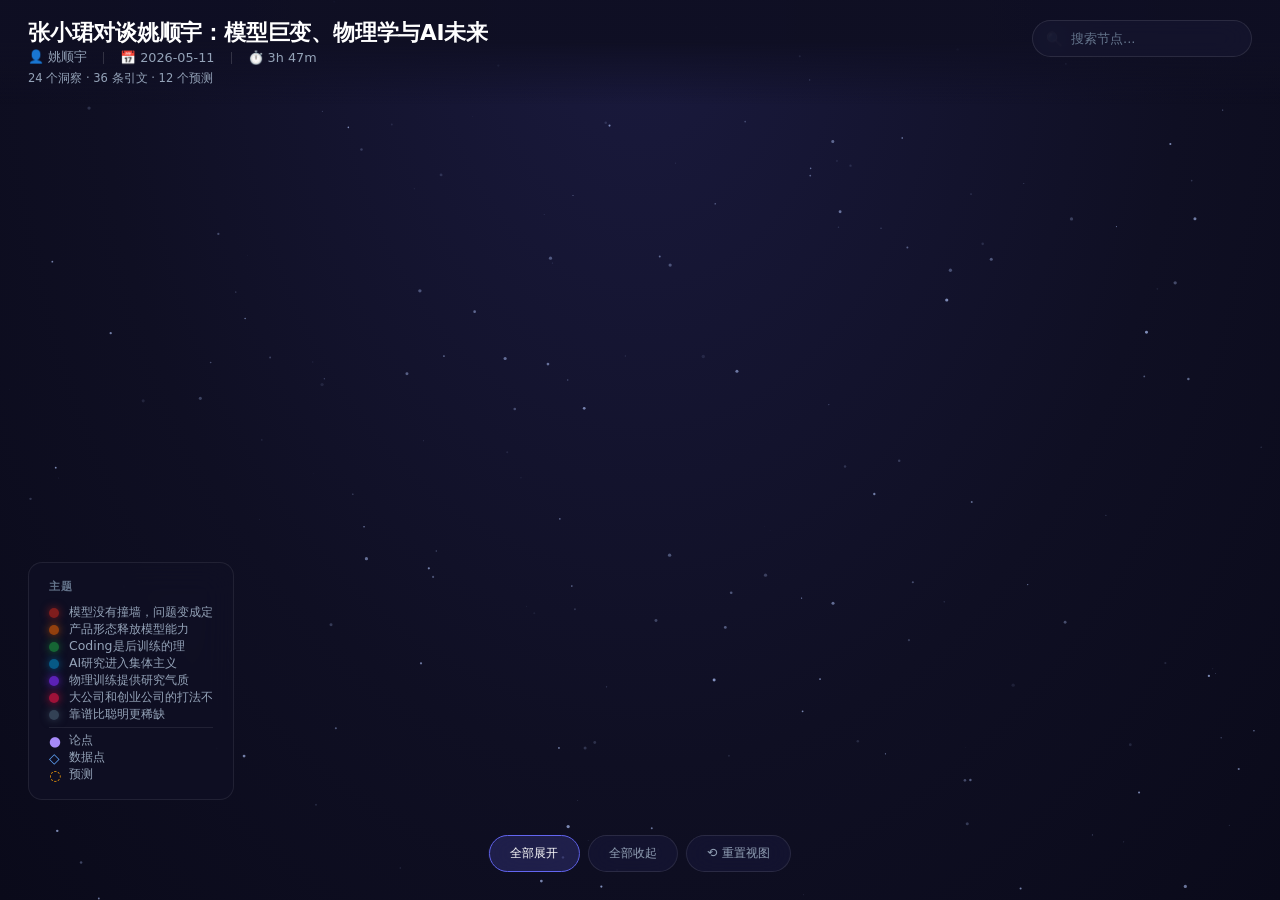
<file: examples/yaoshunyu-20260511/html/map-yaoshunyu-20260511.html>
<!DOCTYPE html>
<html lang="en">
<head>
<meta charset="UTF-8">
<meta name="viewport" content="width=device-width, initial-scale=1.0">
<title>知识图谱 — Interview-Based Learning</title>
<style>
  :root {
    --bg-deep: #0f0f23;
    --bg-mid: #1a1a2e;
    --text-primary: #e2e8f0;
    --text-secondary: #94a3b8;
    --text-dim: #64748b;
    --accent: #6366f1;
    --glow-strength: 0.6;
    --transition-speed: 300ms;
  }

  * { margin: 0; padding: 0; box-sizing: border-box; }

  body {
    background: radial-gradient(ellipse at 50% 0%, #1a1a3e 0%, #0f0f23 60%, #0a0a1a 100%);
    color: var(--text-primary);
    font-family: 'Inter', 'Segoe UI', system-ui, -apple-system, sans-serif;
    width: 100vw;
    height: 100vh;
    overflow: hidden;
    user-select: none;
    -webkit-user-select: none;
  }

  /* Starfield canvas */
  #starfield {
    position: fixed;
    top: 0; left: 0;
    width: 100%; height: 100%;
    pointer-events: none;
    z-index: 0;
  }

  /* Title Bar */
  #title-bar {
    position: fixed;
    top: 0; left: 0; right: 0;
    z-index: 10;
    padding: 18px 28px;
    display: flex;
    align-items: center;
    gap: 24px;
    background: linear-gradient(180deg, rgba(15,15,35,0.95) 40%, rgba(15,15,35,0) 100%);
    pointer-events: none;
  }
  #title-bar > * { pointer-events: auto; }

  .title-main {
    display: flex;
    flex-direction: column;
    gap: 2px;
    flex: 1;
    min-width: 0;
  }
  .title-main h1 {
    font-size: 1.35rem;
    font-weight: 700;
    color: #fff;
    letter-spacing: -0.01em;
    white-space: nowrap;
    overflow: hidden;
    text-overflow: ellipsis;
  }
  .title-main .subtitle {
    display: flex;
    gap: 16px;
    font-size: 0.8rem;
    color: var(--text-secondary);
    align-items: center;
  }
  .title-main .subtitle span {
    display: flex;
    align-items: center;
    gap: 5px;
  }
  .title-main .subtitle .divider {
    width: 1px;
    height: 12px;
    background: rgba(255,255,255,0.15);
  }

  .title-meta {
    display: flex;
    align-items: center;
    gap: 16px;
    flex-shrink: 0;
  }
  .meta-badge {
    display: flex;
    align-items: center;
    gap: 6px;
    padding: 6px 14px;
    border-radius: 20px;
    background: rgba(255,255,255,0.06);
    border: 1px solid rgba(255,255,255,0.08);
    font-size: 0.78rem;
    color: var(--text-secondary);
    backdrop-filter: blur(12px);
  }
  .meta-badge .icon { opacity: 0.6; font-size: 0.85rem; }

  /* Search Box */
  #search-box {
    position: fixed;
    top: 20px;
    right: 28px;
    z-index: 20;
    display: flex;
    align-items: center;
    gap: 8px;
  }
  #search-input {
    width: 220px;
    padding: 10px 16px 10px 38px;
    border-radius: 24px;
    border: 1px solid rgba(255,255,255,0.1);
    background: rgba(20,20,45,0.85);
    color: #e2e8f0;
    font-size: 0.82rem;
    backdrop-filter: blur(16px);
    outline: none;
    transition: all var(--transition-speed) ease;
    font-family: inherit;
  }
  #search-input::placeholder { color: var(--text-dim); }
  #search-input:focus {
    border-color: rgba(99,102,241,0.6);
    width: 280px;
    box-shadow: 0 0 20px rgba(99,102,241,0.15);
  }
  .search-icon {
    position: absolute;
    left: 14px;
    top: 50%;
    transform: translateY(-50%);
    color: var(--text-dim);
    font-size: 0.85rem;
    pointer-events: none;
  }

  /* Controls */
  #controls {
    position: fixed;
    bottom: 28px;
    left: 50%;
    transform: translateX(-50%);
    z-index: 20;
    display: flex;
    gap: 8px;
  }
  .ctrl-btn {
    padding: 9px 20px;
    border-radius: 24px;
    border: 1px solid rgba(255,255,255,0.1);
    background: rgba(20,20,50,0.85);
    color: var(--text-secondary);
    font-size: 0.78rem;
    cursor: pointer;
    font-family: inherit;
    backdrop-filter: blur(16px);
    transition: all var(--transition-speed) ease;
    letter-spacing: 0.01em;
  }
  .ctrl-btn:hover {
    background: rgba(40,40,80,0.9);
    color: #fff;
    border-color: rgba(255,255,255,0.25);
    box-shadow: 0 4px 16px rgba(0,0,0,0.3);
  }
  .ctrl-btn:active { transform: scale(0.96); }
  .ctrl-btn.active {
    border-color: var(--accent);
    color: #fff;
    background: rgba(99,102,241,0.2);
  }

  /* SVG container */
  #map-container {
    position: fixed;
    top: 0; left: 0;
    width: 100vw;
    height: 100vh;
    z-index: 5;
  }
  #map-container svg {
    width: 100%;
    height: 100%;
    cursor: grab;
  }
  #map-container svg:active { cursor: grabbing; }
  #map-container svg.panning { cursor: grabbing; }

  /* Tooltip */
  #tooltip {
    position: fixed;
    z-index: 100;
    pointer-events: none;
    opacity: 0;
    max-width: 340px;
    padding: 14px 18px;
    background: rgba(16,16,36,0.96);
    border: 1px solid rgba(255,255,255,0.12);
    border-radius: 12px;
    backdrop-filter: blur(20px);
    box-shadow: 0 8px 32px rgba(0,0,0,0.5), 0 0 0 1px rgba(255,255,255,0.04) inset;
    transition: opacity 150ms ease;
    font-size: 0.82rem;
    line-height: 1.5;
  }
  #tooltip.visible { opacity: 1; }
  #tooltip .tt-time {
    display: inline-block;
    padding: 2px 8px;
    border-radius: 10px;
    background: rgba(255,255,255,0.08);
    font-size: 0.72rem;
    color: var(--text-dim);
    font-family: 'SF Mono', 'Fira Code', monospace;
    margin-bottom: 6px;
  }
  #tooltip .tt-type {
    display: inline-block;
    padding: 2px 8px;
    border-radius: 10px;
    font-size: 0.68rem;
    font-weight: 600;
    text-transform: uppercase;
    letter-spacing: 0.04em;
    margin-left: 6px;
  }
  #tooltip .tt-speaker {
    color: var(--text-dim);
    font-size: 0.7rem;
    margin-top: 4px;
    font-style: italic;
    letter-spacing: 0.02em;
  }
  #tooltip .tt-text {
    color: var(--text-primary);
    margin-top: 4px;
    line-height: 1.5;
  }
  .tt-type.statistic { background: rgba(59,130,246,0.2); color: #60a5fa; }
  .tt-type.insight { background: rgba(139,92,246,0.2); color: #a78bfa; }
  .tt-type.quote { background: rgba(245,158,11,0.2); color: #fbbf24; }
  .tt-type.prediction { background: rgba(245,158,11,0.2); color: #fbbf24; }
  .tt-type.data { background: rgba(59,130,246,0.2); color: #60a5fa; }
  .tt-type.generic { background: rgba(255,255,255,0.08); color: #94a3b8; }

  /* Legend */
  #legend {
    position: fixed;
    bottom: 100px;
    left: 28px;
    z-index: 20;
    padding: 16px 20px;
    background: rgba(16,16,36,0.85);
    border: 1px solid rgba(255,255,255,0.08);
    border-radius: 14px;
    backdrop-filter: blur(16px);
    display: flex;
    flex-direction: column;
    gap: 8px;
    max-height: 60vh;
    overflow-y: auto;
  }
  #legend h3 {
    font-size: 0.7rem;
    text-transform: uppercase;
    letter-spacing: 0.08em;
    color: var(--text-dim);
    margin-bottom: 2px;
  }
  .legend-item {
    display: flex;
    align-items: center;
    gap: 10px;
    font-size: 0.78rem;
    color: var(--text-secondary);
  }
  .legend-dot {
    width: 10px;
    height: 10px;
    border-radius: 50%;
    box-shadow: 0 0 8px currentColor;
    flex-shrink: 0;
  }

  /* Node styles (within SVG) */
  .node-root circle {
    fill: url(#root-gradient);
    stroke: rgba(255,255,255,0.3);
    stroke-width: 2;
  }
  .node-topic text { font-weight: 600; }
  .node-child text { font-weight: 400; font-size: 11px; }

  .link {
    fill: none;
    stroke: rgba(255,255,255,0.12);
    stroke-width: 1.2;
    pointer-events: none;
    transition: stroke var(--transition-speed) ease, stroke-width var(--transition-speed) ease;
  }
  .link.highlighted {
    stroke-opacity: 0.35;
  }
  .link.dimmed {
    stroke-opacity: 0.04;
  }

  /* Glow filters */
  .node-glow {
    transition: opacity var(--transition-speed) ease;
  }

  text {
    fill: var(--text-primary);
    font-family: 'Inter', 'Segoe UI', system-ui, -apple-system, sans-serif;
    pointer-events: none;
  }

  circle { cursor: pointer; }

  @media (max-width: 600px) {
    #search-input { width: 140px; }
    #search-input:focus { width: 180px; }
    #title-bar { padding: 12px 16px; }
    .title-main h1 { font-size: 1.05rem; }
    #legend { bottom: 90px; left: 8px; padding: 10px 14px; font-size: 0.7rem; }
    .ctrl-btn { padding: 7px 14px; font-size: 0.7rem; }
  }
</style>
</head>
<body>

<canvas id="starfield"></canvas>

<div id="title-bar">
  <div class="title-main">
    <h1 id="title-heading"></h1>
    <div class="subtitle">
      <span id="title-guest">👤 </span>
      <span class="divider"></span>
      <span id="title-date">📅 </span>
      <span class="divider"></span>
      <span id="title-duration">⏱️ </span>
    </div>
    <div id="title-stats" style="font-size:0.72rem;color:#94a3b8;margin-top:3px;"></div>
  </div>
</div>

<div id="search-box">
  <span class="search-icon">🔍</span>
  <input type="text" id="search-input" placeholder="搜索节点...">
</div>

<div id="map-container"></div>

<div id="tooltip"></div>

<div id="legend">
  <h3>主题</h3>
  <div id="legend-items"></div>
</div>

<div id="controls">
  <button class="ctrl-btn active" id="btn-expand-all" title="展开所有分支">全部展开</button>
  <button class="ctrl-btn" id="btn-collapse-all" title="收起至仅主题">全部收起</button>
  <button class="ctrl-btn" id="btn-reset" title="重置缩放与位置">⟲ 重置视图</button>
</div>

<script src="https://d3js.org/d3.v7.min.js"></script>
<script>
// ============================================================
// DATA — replace this with your interview data
// ============================================================
const MINDMAP_DATA = {
  "title": "张小珺对谈姚顺宇：模型巨变、物理学与AI未来",
  "guest": "姚顺宇",
  "date": "2026-05-11",
  "duration": "3h 47m",
  "central_thesis": "AI研究走向系统化",
  "topics": [
    {
      "name": "模型没有撞墙，问题变成定",
      "color": "#7f1d1d",
      "summary": "姚顺宇认为行业焦点从能不能做，转向任务是否被良好定义、反馈是否清晰。",
      "insights": [
        {
          "text": "AI行业更像冲浪，浪潮本身比单个冲浪者更重要。",
          "evidence": [
            {
              "text": "很难，比如说OpenAI就干不了，宅男也比较难。大公司和和start up他打法本来就不一样，因为start up重要的是make bt就是我得我得赌一件事儿是我觉得大家现在每个人都是冲浪的人，本质上",
              "timestamp": "00:45",
              "type": "quote",
              "full_text": "很难，比如说OpenAI就干不了，宅男也比较难。大公司和和start up他打法本来就不一样，因为start up重要的是make bt就是我得我得赌一件事儿是我觉得大家现在每个人都是冲浪的人，本质上是一个浪，而不是你那个冲浪的人。因为AI这个事儿本来也不太需要脑子，太需要脑子，真的不太需要脑子。"
            }
          ],
          "importance": 5,
          "explanation": "姚顺宇用冲浪隐喻降低个人英雄色彩，强调关键是抓住浪而不是夸大个人。",
          "insight_type": "分析框架"
        },
        {
          "text": "模型进步不能只看benchmark涨点，用户体验可能在高分区间出现非线性变化。",
          "evidence": [
            {
              "text": "这个很难量化的说，因为就是你得给一个标准，我才能量化的告诉你。因为如果你给的标准是，比如说我就看在某一个match mark，比如说three bench上，它每一个月涨多少个点，那这个事儿是肯定会变",
              "timestamp": "25:38",
              "type": "quote",
              "full_text": "这个很难量化的说，因为就是你得给一个标准，我才能量化的告诉你。因为如果你给的标准是，比如说我就看在某一个match mark，比如说three bench上，它每一个月涨多少个点，那这个事儿是肯定会变慢的。因为根据定义这个完成bug最高就到100%，所以你越接近那肯定是越跑的越慢。但是这可能并不代表用户体验这个模型的能力增长变慢了。因为可能从50%到60%，他可能感觉好了一点。"
            }
          ],
          "importance": 5,
          "explanation": "他反对简单用百分比变化判断能力是否放缓。",
          "insight_type": "分析框架"
        },
        {
          "text": "ML coding对Google特别有价值，因为Google自己就是AI research全栈大",
          "evidence": [
            {
              "text": "然后这两个是我觉得我觉得是是我觉得是一个可能没有到范式级变化，但是我觉得是对于google来说会很有价值的事情。因为首先猫口令是因为google首先自己是一个AI research大户，然后他自己又是",
              "timestamp": "03:09:24",
              "type": "quote",
              "full_text": "然后这两个是我觉得我觉得是是我觉得是一个可能没有到范式级变化，但是我觉得是对于google来说会很有价值的事情。因为首先猫口令是因为google首先自己是一个AI research大户，然后他自己又是AI research最全栈的。它不仅有这些训练模型这些部分，它还有设计硬件的部分，从硬件接到模型的部分。"
            }
          ],
          "importance": 4,
          "explanation": "如果AI能加速训练、硬件、模型连接和实验管理，会直接改善研发系统。",
          "insight_type": "分析框架"
        }
      ],
      "predictions": []
    },
    {
      "name": "产品形态释放模型能力",
      "color": "#92400e",
      "summary": "Claude Code、Manus和豆包说明，能力存在不等于用户能感知，产品壳会改变模型价值。",
      "insights": [
        {
          "text": "Claude Code的意义不是突然出现新能力，而是展示了模型能做long horizon工作的",
          "evidence": [
            {
              "text": "对，当然事实情况就是你去看这个Claude Code最早版本的github的那个code。其实那个code也就从某种意义上说写的也不是特别的干净。但是我觉得他很重要的事儿是他给大家展示的这种可能性。那",
              "timestamp": "12:00",
              "type": "quote",
              "full_text": "对，当然事实情况就是你去看这个Claude Code最早版本的github的那个code。其实那个code也就从某种意义上说写的也不是特别的干净。但是我觉得他很重要的事儿是他给大家展示的这种可能性。那可能展示这种可能性之后，未来香港欧欧朋广告作者自己也加入楼盘。然后那可能就是这些模型的的实验室，或者说一些大一点创业公司会很快跟上，然后把这个东西打磨成一个真正可用的产品。"
            }
          ],
          "importance": 5,
          "explanation": "姚顺宇认为技术准备早已存在，产品让行业形成共识。",
          "insight_type": "分析框架"
        },
        {
          "text": "Seedance体现的是多模态生成细节和数据产品能力，而不是明确范式变化。",
          "evidence": [
            {
              "text": "我觉得其实有可能有，但是这个焦虑的情绪目前还没有传导到我这儿，可能让google d man的负责多模态生成的团队会有一些压力。但是我如果你要问我的话，我觉得我可能不觉得他们有什么可焦虑的。就是我觉得",
              "timestamp": "50:16",
              "type": "quote",
              "full_text": "我觉得其实有可能有，但是这个焦虑的情绪目前还没有传导到我这儿，可能让google d man的负责多模态生成的团队会有一些压力。但是我如果你要问我的话，我觉得我可能不觉得他们有什么可焦虑的。就是我觉得并没有体现出什么范式上的改变，更多的是我觉得自己在不管是这个产品的效果，还是可能在数据上之类的，这些细节会做得非常好。我觉得确实是字节过去在多模态生成一直以来都有比较强的优势。"
            }
          ],
          "importance": 5,
          "explanation": "姚顺宇承认压力存在，但不把它视为新范式。",
          "insight_type": "分析框架"
        },
        {
          "text": "Claude 3.5/3.6后，coding作为效率工具被公众真正感知。",
          "evidence": [
            {
              "text": "那时候科技还是一个纯产品公司。我觉得从某种意义上来说，好像在我去染色这之前的那段时间里，Claude和科室都属于比较underdog的状态。然后三号在3.56就是3.6，外界的3.6这一代的时候，首先",
              "timestamp": "02:11:22",
              "type": "quote",
              "full_text": "那时候科技还是一个纯产品公司。我觉得从某种意义上来说，好像在我去染色这之前的那段时间里，Claude和科室都属于比较underdog的状态。然后三号在3.56就是3.6，外界的3.6这一代的时候，首先是这个模型能力上去了，然后科技又发现这个模型真的能够做这种h coding的工具了。"
            }
          ],
          "importance": 4,
          "explanation": "模型能力和产品壳结合，让软件工程圈意识到这不是演示。",
          "insight_type": "分析框架"
        }
      ],
      "predictions": []
    },
    {
      "name": "Coding是后训练的理",
      "color": "#166534",
      "summary": "清晰reward、强数据源和可执行环境，使coding成为大模型最先显著改变工作的领域。",
      "insights": [
        {
          "text": "模型进步不能只看benchmark涨点，用户体验可能在高分区间出现非线性变化。",
          "evidence": [
            {
              "text": "这个很难量化的说，因为就是你得给一个标准，我才能量化的告诉你。因为如果你给的标准是，比如说我就看在某一个match mark，比如说three bench上，它每一个月涨多少个点，那这个事儿是肯定会变",
              "timestamp": "25:38",
              "type": "quote",
              "full_text": "这个很难量化的说，因为就是你得给一个标准，我才能量化的告诉你。因为如果你给的标准是，比如说我就看在某一个match mark，比如说three bench上，它每一个月涨多少个点，那这个事儿是肯定会变慢的。因为根据定义这个完成bug最高就到100%，所以你越接近那肯定是越跑的越慢。但是这可能并不代表用户体验这个模型的能力增长变慢了。因为可能从50%到60%，他可能感觉好了一点。"
            }
          ],
          "importance": 5,
          "explanation": "他反对简单用百分比变化判断能力是否放缓。",
          "insight_type": "分析框架"
        },
        {
          "text": "Claude 3.5/3.6后，coding作为效率工具被公众真正感知。",
          "evidence": [
            {
              "text": "那时候科技还是一个纯产品公司。我觉得从某种意义上来说，好像在我去染色这之前的那段时间里，Claude和科室都属于比较underdog的状态。然后三号在3.56就是3.6，外界的3.6这一代的时候，首先",
              "timestamp": "02:11:22",
              "type": "quote",
              "full_text": "那时候科技还是一个纯产品公司。我觉得从某种意义上来说，好像在我去染色这之前的那段时间里，Claude和科室都属于比较underdog的状态。然后三号在3.56就是3.6，外界的3.6这一代的时候，首先是这个模型能力上去了，然后科技又发现这个模型真的能够做这种h coding的工具了。"
            }
          ],
          "importance": 5,
          "explanation": "模型能力和产品壳结合，让软件工程圈意识到这不是演示。",
          "insight_type": "分析框架"
        },
        {
          "text": "ML coding对Google特别有价值，因为Google自己就是AI research全栈大",
          "evidence": [
            {
              "text": "然后这两个是我觉得我觉得是是我觉得是一个可能没有到范式级变化，但是我觉得是对于google来说会很有价值的事情。因为首先猫口令是因为google首先自己是一个AI research大户，然后他自己又是",
              "timestamp": "03:09:24",
              "type": "quote",
              "full_text": "然后这两个是我觉得我觉得是是我觉得是一个可能没有到范式级变化，但是我觉得是对于google来说会很有价值的事情。因为首先猫口令是因为google首先自己是一个AI research大户，然后他自己又是AI research最全栈的。它不仅有这些训练模型这些部分，它还有设计硬件的部分，从硬件接到模型的部分。"
            }
          ],
          "importance": 4,
          "explanation": "如果AI能加速训练、硬件、模型连接和实验管理，会直接改善研发系统。",
          "insight_type": "分析框架"
        }
      ],
      "predictions": []
    },
    {
      "name": "AI研究进入集体主义",
      "color": "#075985",
      "summary": "大模型已经从寻找单点英雄，转向组织、平台和系统工程能否协作。",
      "insights": [
        {
          "text": "AI行业更像冲浪，浪潮本身比单个冲浪者更重要。",
          "evidence": [
            {
              "text": "很难，比如说OpenAI就干不了，宅男也比较难。大公司和和start up他打法本来就不一样，因为start up重要的是make bt就是我得我得赌一件事儿是我觉得大家现在每个人都是冲浪的人，本质上",
              "timestamp": "00:45",
              "type": "quote",
              "full_text": "很难，比如说OpenAI就干不了，宅男也比较难。大公司和和start up他打法本来就不一样，因为start up重要的是make bt就是我得我得赌一件事儿是我觉得大家现在每个人都是冲浪的人，本质上是一个浪，而不是你那个冲浪的人。因为AI这个事儿本来也不太需要脑子，太需要脑子，真的不太需要脑子。"
            }
          ],
          "importance": 5,
          "explanation": "姚顺宇用冲浪隐喻降低个人英雄色彩，强调关键是抓住浪而不是夸大个人。",
          "insight_type": "分析框架"
        },
        {
          "text": "大模型侧已经过了个人英雄主义时代，更多是集体能否围绕同一目标工作。",
          "evidence": [
            {
              "text": "对，就是在那个技术还没到scout那个点之前，找到了那个技术的人可能是一个英雄，或者找到那个技术的一个小团体可能是个英雄。找到了技术之后，可能很长一段时间从模型侧来说都是我觉得更多的是集体主义。就是这",
              "timestamp": "02:29:47",
              "type": "quote",
              "full_text": "对，就是在那个技术还没到scout那个点之前，找到了那个技术的人可能是一个英雄，或者找到那个技术的一个小团体可能是个英雄。找到了技术之后，可能很长一段时间从模型侧来说都是我觉得更多的是集体主义。就是这个集体能不能一起工作，能不能为了一个目标一起花自己的时间，花自己的精力，这个是最重要的事，而不是每一个个人提供了什么样的东西。"
            }
          ],
          "importance": 5,
          "explanation": "个人可以贡献技术，但产品效果很难单点归因。",
          "insight_type": "分析框架"
        },
        {
          "text": "Gemini 2.5让业内感知到Google开始上道。",
          "evidence": [
            {
              "text": "我觉得大家的感知可能在下面2.5这一代产生了变化，因为2.5是一个明显，你能看出来google开始上道了。当然之前他的1.5也有一些小的事情，某一个具体的方面做的已经算很强了，很明显它已经不是很落后。",
              "timestamp": "02:47:53",
              "type": "quote",
              "full_text": "我觉得大家的感知可能在下面2.5这一代产生了变化，因为2.5是一个明显，你能看出来google开始上道了。当然之前他的1.5也有一些小的事情，某一个具体的方面做的已经算很强了，很明显它已经不是很落后。但是2.5是真的真的一代，就是我觉得开始有人开始用的模型，我自己其实也用过2.5."
            }
          ],
          "importance": 4,
          "explanation": "姚顺宇认为2.5是开始有人真正使用的模型。",
          "insight_type": "分析框架"
        }
      ],
      "predictions": []
    },
    {
      "name": "物理训练提供研究气质",
      "color": "#5b21b6",
      "summary": "物理不是AI硬技能捷径，但训练了系统性、黑盒意识和经验定律思维。",
      "insights": [
        {
          "text": "机器人还没有到GPT式泛化阶段，更多仍是feature engineering。",
          "evidence": [
            {
              "text": "这么说就是说他我觉得机器人的模型可能更多的处于feature engineering的时代。就是你让你有一个给定的环境，给定的场景，你去优化这个场景，大家是知道怎么做的。但是。",
              "timestamp": "01:05:08",
              "type": "quote",
              "full_text": "这么说就是说他我觉得机器人的模型可能更多的处于feature engineering的时代。就是你让你有一个给定的环境，给定的场景，你去优化这个场景，大家是知道怎么做的。但是。"
            }
          ],
          "importance": 5,
          "explanation": "给定场景可以优化，但水平迁移到所有相关任务的能力还未形成。",
          "insight_type": "分析框架"
        },
        {
          "text": "物理对AI的帮助不是硬技能，而是系统性和刨根问底的性格。",
          "evidence": [
            {
              "text": "我觉得硬实力上其实没什么帮助。就是从工具生性的技能上来说，其实从物理到AI的的转化是非常少的。但是我觉得可能非要问的话，我觉得可能主要的不能说能力，就是性格。可能是可能做物理人会更想刨根问底，更想理解",
              "timestamp": "01:43:14",
              "type": "quote",
              "full_text": "我觉得硬实力上其实没什么帮助。就是从工具生性的技能上来说，其实从物理到AI的的转化是非常少的。但是我觉得可能非要问的话，我觉得可能主要的不能说能力，就是性格。可能是可能做物理人会更想刨根问底，更想理解一个事儿，然后更想做事很系统。因为我们习惯那种很系统性的，不管是做实验的方式还是做理论的方式，所以我觉得这个可能是一个一个比较好的地方。"
            }
          ],
          "importance": 5,
          "explanation": "姚顺宇不神化物理背景，但承认它塑造了研究方式。",
          "insight_type": "分析框架"
        },
        {
          "text": "今天的大模型研究像早期热力学：缺少微观机制解释，但经验定律足以推动工程进展。",
          "evidence": [
            {
              "text": "对，就是它更像是在为什么比较那个时代，热力学就是那个时代大家其实不理解什么是热的微观理论，就大家不知道这是热是什么东西。",
              "timestamp": "01:51:46",
              "type": "quote",
              "full_text": "对，就是它更像是在为什么比较那个时代，热力学就是那个时代大家其实不理解什么是热的微观理论，就大家不知道这是热是什么东西。"
            }
          ],
          "importance": 4,
          "explanation": "这解释了为什么AI能在理论不完整时持续发展。",
          "insight_type": "分析框架"
        }
      ],
      "predictions": []
    },
    {
      "name": "大公司和创业公司的打法不",
      "color": "#9f1239",
      "summary": "小团队敢赌，大公司要管理品牌、法律、安全和资源，但大公司有全栈系统优势。",
      "insights": [
        {
          "text": "Claude Code的意义不是突然出现新能力，而是展示了模型能做long horizon工作的",
          "evidence": [
            {
              "text": "对，当然事实情况就是你去看这个Claude Code最早版本的github的那个code。其实那个code也就从某种意义上说写的也不是特别的干净。但是我觉得他很重要的事儿是他给大家展示的这种可能性。那",
              "timestamp": "12:00",
              "type": "quote",
              "full_text": "对，当然事实情况就是你去看这个Claude Code最早版本的github的那个code。其实那个code也就从某种意义上说写的也不是特别的干净。但是我觉得他很重要的事儿是他给大家展示的这种可能性。那可能展示这种可能性之后，未来香港欧欧朋广告作者自己也加入楼盘。然后那可能就是这些模型的的实验室，或者说一些大一点创业公司会很快跟上，然后把这个东西打磨成一个真正可用的产品。"
            }
          ],
          "importance": 5,
          "explanation": "姚顺宇认为技术准备早已存在，产品让行业形成共识。",
          "insight_type": "分析框架"
        },
        {
          "text": "Gemini 2.5让业内感知到Google开始上道。",
          "evidence": [
            {
              "text": "我觉得大家的感知可能在下面2.5这一代产生了变化，因为2.5是一个明显，你能看出来google开始上道了。当然之前他的1.5也有一些小的事情，某一个具体的方面做的已经算很强了，很明显它已经不是很落后。",
              "timestamp": "02:47:53",
              "type": "quote",
              "full_text": "我觉得大家的感知可能在下面2.5这一代产生了变化，因为2.5是一个明显，你能看出来google开始上道了。当然之前他的1.5也有一些小的事情，某一个具体的方面做的已经算很强了，很明显它已经不是很落后。但是2.5是真的真的一代，就是我觉得开始有人开始用的模型，我自己其实也用过2.5."
            }
          ],
          "importance": 5,
          "explanation": "姚顺宇认为2.5是开始有人真正使用的模型。",
          "insight_type": "分析框架"
        },
        {
          "text": "ML coding对Google特别有价值，因为Google自己就是AI research全栈大",
          "evidence": [
            {
              "text": "然后这两个是我觉得我觉得是是我觉得是一个可能没有到范式级变化，但是我觉得是对于google来说会很有价值的事情。因为首先猫口令是因为google首先自己是一个AI research大户，然后他自己又是",
              "timestamp": "03:09:24",
              "type": "quote",
              "full_text": "然后这两个是我觉得我觉得是是我觉得是一个可能没有到范式级变化，但是我觉得是对于google来说会很有价值的事情。因为首先猫口令是因为google首先自己是一个AI research大户，然后他自己又是AI research最全栈的。它不仅有这些训练模型这些部分，它还有设计硬件的部分，从硬件接到模型的部分。"
            }
          ],
          "importance": 4,
          "explanation": "如果AI能加速训练、硬件、模型连接和实验管理，会直接改善研发系统。",
          "insight_type": "分析框架"
        }
      ],
      "predictions": []
    },
    {
      "name": "靠谱比聪明更稀缺",
      "color": "#334155",
      "summary": "姚顺宇反复降低聪明叙事，强调细致、负责、可信和系统性判断。",
      "insights": [
        {
          "text": "AI行业更像冲浪，浪潮本身比单个冲浪者更重要。",
          "evidence": [
            {
              "text": "很难，比如说OpenAI就干不了，宅男也比较难。大公司和和start up他打法本来就不一样，因为start up重要的是make bt就是我得我得赌一件事儿是我觉得大家现在每个人都是冲浪的人，本质上",
              "timestamp": "00:45",
              "type": "quote",
              "full_text": "很难，比如说OpenAI就干不了，宅男也比较难。大公司和和start up他打法本来就不一样，因为start up重要的是make bt就是我得我得赌一件事儿是我觉得大家现在每个人都是冲浪的人，本质上是一个浪，而不是你那个冲浪的人。因为AI这个事儿本来也不太需要脑子，太需要脑子，真的不太需要脑子。"
            }
          ],
          "importance": 5,
          "explanation": "姚顺宇用冲浪隐喻降低个人英雄色彩，强调关键是抓住浪而不是夸大个人。",
          "insight_type": "分析框架"
        },
        {
          "text": "ML coding对Google特别有价值，因为Google自己就是AI research全栈大",
          "evidence": [
            {
              "text": "然后这两个是我觉得我觉得是是我觉得是一个可能没有到范式级变化，但是我觉得是对于google来说会很有价值的事情。因为首先猫口令是因为google首先自己是一个AI research大户，然后他自己又是",
              "timestamp": "03:09:24",
              "type": "quote",
              "full_text": "然后这两个是我觉得我觉得是是我觉得是一个可能没有到范式级变化，但是我觉得是对于google来说会很有价值的事情。因为首先猫口令是因为google首先自己是一个AI research大户，然后他自己又是AI research最全栈的。它不仅有这些训练模型这些部分，它还有设计硬件的部分，从硬件接到模型的部分。"
            }
          ],
          "importance": 5,
          "explanation": "如果AI能加速训练、硬件、模型连接和实验管理，会直接改善研发系统。",
          "insight_type": "分析框架"
        },
        {
          "text": "AI研究者最稀缺的仍是靠谱：做事细、对结果负责、能把系统因素想全。",
          "evidence": [
            {
              "text": "我觉得这个行业最重要的特质就是靠谱，就是做事儿细，然后对自己做的事儿负责任，这是最重要的特质。你说那些东西有多需要脑子，我觉得。都是一些本科生就能干的活。",
              "timestamp": "03:29:42",
              "type": "quote",
              "full_text": "我觉得这个行业最重要的特质就是靠谱，就是做事儿细，然后对自己做的事儿负责任，这是最重要的特质。你说那些东西有多需要脑子，我觉得。都是一些本科生就能干的活。"
            }
          ],
          "importance": 4,
          "explanation": "他认为聪明被过度神话，训练环境和机会同样重要。",
          "insight_type": "分析框架"
        }
      ],
      "predictions": []
    }
  ],
  "cross_links": [
    {
      "source": "0.0",
      "target": "2.0",
      "relation": "supports"
    },
    {
      "source": "1.0",
      "target": "5.0",
      "relation": "extends"
    },
    {
      "source": "3.0",
      "target": "6.0",
      "relation": "supports"
    },
    {
      "source": "4.0",
      "target": "0.0",
      "relation": "extends"
    }
  ],
  "stats": {
    "insight_count": 24,
    "quote_count": 36,
    "data_point_count": 12,
    "prediction_count": 12,
    "theme_count": 7,
    "segment_count": 12
  }
};

// ============================================================
// STARFIELD BACKGROUND
// ============================================================
(function initStarfield() {
  const canvas = document.getElementById('starfield');
  const ctx = canvas.getContext('2d');
  let stars = [];
  let animationId;

  function resize() {
    canvas.width = window.innerWidth;
    canvas.height = window.innerHeight;
  }
  resize();
  window.addEventListener('resize', resize);

  const STAR_COUNT = 180;
  for (let i = 0; i < STAR_COUNT; i++) {
    stars.push({
      x: Math.random() * canvas.width,
      y: Math.random() * canvas.height,
      r: Math.random() * 1.4 + 0.3,
      opacity: Math.random() * 0.6 + 0.1,
      speed: Math.random() * 0.015 + 0.003,
      angle: Math.random() * Math.PI * 2
    });
  }

  function draw() {
    ctx.clearRect(0, 0, canvas.width, canvas.height);
    for (const s of stars) {
      s.opacity += s.speed;
      if (s.opacity > 0.7 || s.opacity < 0.08) s.speed *= -1;
      s.x += Math.cos(s.angle) * 0.15;
      s.y += Math.sin(s.angle) * 0.15;
      if (s.x < 0) s.x = canvas.width;
      if (s.x > canvas.width) s.x = 0;
      if (s.y < 0) s.y = canvas.height;
      if (s.y > canvas.height) s.y = 0;
      ctx.beginPath();
      ctx.arc(s.x, s.y, s.r, 0, Math.PI * 2);
      ctx.fillStyle = `rgba(180,200,255,${s.opacity.toFixed(2)})`;
      ctx.fill();
    }
    animationId = requestAnimationFrame(draw);
  }
  draw();
})();

// ============================================================
// POPULATE TITLE BAR
// ============================================================
document.getElementById('title-heading').textContent = MINDMAP_DATA.title;
document.getElementById('title-guest').innerHTML = '&#x1F464; ' + MINDMAP_DATA.guest;
document.getElementById('title-date').innerHTML = '&#x1F4C5; ' + MINDMAP_DATA.date;
document.getElementById('title-duration').innerHTML = '&#x23F1;&#xFE0F; ' + MINDMAP_DATA.duration;

if (MINDMAP_DATA.stats) {
  document.getElementById('title-stats').textContent =
    MINDMAP_DATA.stats.insight_count + ' 个洞察 · ' +
    MINDMAP_DATA.stats.quote_count + ' 条引文 · ' +
    MINDMAP_DATA.stats.prediction_count + ' 个预测';
}

// ============================================================
// POPULATE LEGEND
// ============================================================
const legendContainer = document.getElementById('legend-items');
MINDMAP_DATA.topics.forEach(t => {
  const item = document.createElement('div');
  item.className = 'legend-item';
  item.innerHTML = `<span class="legend-dot" style="background:${t.color};color:${t.color}"></span>${t.name}`;
  legendContainer.appendChild(item);
});

// Add visual distinction legend entries
var visualLegend = [
  { symbol: '●', label: '论点', color: '#a78bfa' },
  { symbol: '◇', label: '数据点', color: '#60a5fa' },
  { symbol: '◌', label: '预测', color: '#f59e0b' }
];
var legendSep = document.createElement('div');
legendSep.style.cssText = 'width:100%;height:1px;background:rgba(255,255,255,0.08);margin:4px 0;';
legendContainer.appendChild(legendSep);
visualLegend.forEach(function(vl) {
  var vItem = document.createElement('div');
  vItem.className = 'legend-item';
  vItem.innerHTML = '<span style="font-size:1.1em;color:' + vl.color + ';flex-shrink:0;width:10px;text-align:center;">' + vl.symbol + '</span>' + vl.label;
  legendContainer.appendChild(vItem);
});

// ============================================================
// BUILD TREE STRUCTURE
// ============================================================

// Chinese display names for insight_type values (fallback for existing English data)
var INSIGHT_TYPE_CN = {
  'counterintuitive': '反直觉洞察',
  'framework': '分析框架',
  'mental_model': '心智模型',
  'causal_claim': '因果论断',
  'analogy': '类比',
  'insight': '洞察',
  'claim': '论点'
};

// Chinese labels for each node type at depth 2
var NODE_TYPE_CN = {
  'insight': '洞察',
  'prediction': '预测',
  'data_point': '数据',
  'quote': '引文',
  'statistic': '数据'
};

function buildTree() {
  // Use central_thesis for root name if available (new format)
  const rootName = MINDMAP_DATA.central_thesis || MINDMAP_DATA.title;
  const rootGuest = MINDMAP_DATA.central_thesis ? MINDMAP_DATA.guest : '';
  const root = {
    name: rootName,
    guest: rootGuest,
    children: [],
    type: 'root',
    color: '#6366f1',
    depth: 0,
    _collapsed: false,
    _id: 'root'
  };

  MINDMAP_DATA.topics.forEach((topic, i) => {
    const topicNode = {
      name: topic.name,
      summary: topic.summary,
      time_range: topic.time_range,
      color: topic.color,
      type: 'topic',
      depth: 1,
      _collapsed: true,
      _id: `topic-${i}`,
      children: []
    };

    // Insights as ring 2 (supports both old {text, timestamp} and new {text, evidence[]})
    (topic.insights || []).forEach((insight, j) => {
      const insightNode = {
        name: insight.text || insight.claim || '',
        timestamp: insight.timestamp || '',
        type: 'insight',
        color: topic.color,
        depth: 2,
        _collapsed: true,
        _id: `topic-${i}-insight-${j}`,
        importance: insight.importance || 3,
        insight_type: insight.insight_type || 'insight',
        explanation: insight.explanation || '',
        children: []
      };

      // Evidence items as ring 3 (new format: evidence[] under each insight)
      (insight.evidence || []).forEach((ev, k) => {
        const evText = ev.full_text || ev.text || '';
        const evNode = {
          name: evText,
          timestamp: ev.timestamp || '',
          type: ev.type === 'data_point' ? 'data_point' : 'quote',
          subtype: ev.type || 'quote',
          color: topic.color,
          depth: 3,
          _collapsed: true,
          _id: `topic-${i}-insight-${j}-evidence-${k}`,
          children: []
        };
        insightNode.children.push(evNode);
      });

      topicNode.children.push(insightNode);
    });

    // Legacy quotes support (old format: quotes[] at topic level)
    (topic.quotes || []).forEach((quote, k) => {
      const quoteNode = {
        name: quote.text,
        timestamp: quote.timestamp,
        speaker: quote.speaker || '',
        type: 'quote',
        color: topic.color,
        depth: 2,
        _collapsed: true,
        _id: `topic-${i}-quote-${k}`,
        importance: quote.importance || 2,
        children: []
      };
      topicNode.children.push(quoteNode);
    });

    // Legacy data points support (old format)
    (topic.data_points || []).forEach((dp, l) => {
      const dpNode = {
        name: dp.text,
        timestamp: dp.timestamp,
        type: 'data_point',
        subtype: dp.type || 'statistic',
        color: topic.color,
        depth: 2,
        _collapsed: true,
        _id: `topic-${i}-dp-${l}`,
        importance: dp.importance || 2,
        children: []
      };
      topicNode.children.push(dpNode);
    });

    // Predictions as children with special type
    (topic.predictions || []).forEach((pred, m) => {
      const predNode = {
        name: pred.text || pred.claim || '',
        timestamp: pred.timestamp || '',
        type: 'prediction',
        color: topic.color,
        depth: 2,
        _collapsed: true,
        _id: `topic-${i}-pred-${m}`,
        importance: pred.importance || 3,
        children: []
      };
      topicNode.children.push(predNode);
    });

    root.children.push(topicNode);
  });

  return root;
}

// ============================================================
// CROSS-LINK RENDERING
// ============================================================
function renderCrossLinks(svg, nodesMap, crossLinks) {
  if (!crossLinks || !crossLinks.length) return;

  const crossGroup = svg.select('#cross-links-group');
  if (crossGroup.empty()) {
    svg.insert('g', ':first-child').attr('id', 'cross-links-group');
  }
  const g = svg.select('#cross-links-group');
  g.selectAll('*').remove();

  crossLinks.forEach(cl => {
    const [srcTopicIdx, srcInsightIdx] = (cl.source || '').split('.').map(Number);
    const [tgtTopicIdx, tgtInsightIdx] = (cl.target || '').split('.').map(Number);

    if (isNaN(srcTopicIdx) || isNaN(tgtTopicIdx)) return;

    const srcNode = nodesMap[`topic-${srcTopicIdx}-insight-${srcInsightIdx}`];
    const tgtNode = nodesMap[`topic-${tgtTopicIdx}-insight-${tgtInsightIdx}`];

    if (!srcNode || !tgtNode) return;

    const relation = cl.relation || 'supports';
    const dashPattern = relation === 'contrasts' ? '6,4' : relation === 'extends' ? '3,5' : '2,2';

    g.append('path')
      .attr('d', `M ${srcNode._rx} ${srcNode._ry} Q ${(srcNode._rx + tgtNode._rx) / 2} ${(srcNode._ry + tgtNode._ry) / 2 - 40} ${tgtNode._rx} ${tgtNode._ry}`)
      .attr('fill', 'none')
      .attr('stroke', 'rgba(255,255,255,0.15)')
      .attr('stroke-width', 1)
      .attr('stroke-dasharray', dashPattern)
      .attr('pointer-events', 'none');

    // Small label at midpoint
    const mx = (srcNode._rx + tgtNode._rx) / 2;
    const my = (srcNode._ry + tgtNode._ry) / 2 - 50;
    g.append('text')
      .attr('x', mx).attr('y', my)
      .attr('text-anchor', 'middle')
      .attr('fill', 'rgba(255,255,255,0.2)')
      .attr('font-size', '8px')
      .attr('pointer-events', 'none')
      .text(relation);
  });
}

// ============================================================
// MAIN VISUALIZATION
// ============================================================
(function render() {
  const container = document.getElementById('map-container');
  const tooltip = document.getElementById('tooltip');
  const searchInput = document.getElementById('search-input');

  const W = container.clientWidth;
  const H = container.clientHeight;

  // SVG setup
  const svg = d3.select('#map-container')
    .append('svg')
    .attr('width', W)
    .attr('height', H);

  // Defs: gradients and filters
  const defs = svg.append('defs');

  // Root gradient
  defs.append('radialGradient')
    .attr('id', 'root-gradient')
    .attr('cx', '50%').attr('cy', '50%').attr('r', '50%')
    .selectAll('stop')
    .data([
      { offset: '0%', color: '#818cf8' },
      { offset: '100%', color: '#4f46e5' }
    ])
    .enter().append('stop')
    .attr('offset', d => d.offset)
    .attr('stop-color', d => d.color);

  // Glow filter
  defs.append('filter')
    .attr('id', 'glow')
    .attr('x', '-60%').attr('y', '-60%').attr('width', '220%').attr('height', '220%')
    .html(`
      <feGaussianBlur stdDeviation="3.5" result="blur" />
      <feComposite in="SourceGraphic" in2="blur" operator="over" />
    `);

  defs.append('filter')
    .attr('id', 'glow-strong')
    .attr('x', '-80%').attr('y', '-80%').attr('width', '260%').attr('height', '260%')
    .html(`
      <feGaussianBlur stdDeviation="6" result="blur" />
      <feComposite in="SourceGraphic" in2="blur" operator="over" />
    `);

  // Topic gradients (one per topic)
  MINDMAP_DATA.topics.forEach((t, i) => {
    defs.append('radialGradient')
      .attr('id', `topic-grad-${i}`)
      .attr('cx', '50%').attr('cy', '50%').attr('r', '50%')
      .selectAll('stop')
      .data([
        { offset: '0%', color: d3.color(t.color).brighter(0.6).toString() },
        { offset: '100%', color: t.color }
      ])
      .enter().append('stop')
      .attr('offset', d => d.offset)
      .attr('stop-color', d => d.color);
  });

  // Arrow marker for links
  defs.append('marker')
    .attr('id', 'arrow')
    .attr('viewBox', '0 0 6 6')
    .attr('refX', 6).attr('refY', 3)
    .attr('markerWidth', 4).attr('markerHeight', 4)
    .attr('orient', 'auto')
    .append('path')
    .attr('d', 'M 0 1 L 5 3 L 0 5 Z')
    .attr('fill', 'rgba(255,255,255,0.2)');

  // Main group for zoom/pan
  const g = svg.append('g');

  // Zoom behavior
  const zoom = d3.zoom()
    .scaleExtent([0.2, 3.5])
    .on('zoom', (event) => {
      g.attr('transform', event.transform);
    });

  svg.call(zoom);
  // Initial centered transform
  svg.call(zoom.transform, d3.zoomIdentity.translate(W / 2, H / 2));

  // Double-click reset
  svg.on('dblclick.zoom', (event) => {
    event.stopPropagation();
    svg.transition().duration(500).call(
      zoom.transform,
      d3.zoomIdentity.translate(W / 2, H / 2)
    );
  });

  // Data
  let treeData = buildTree();
  let searchTerm = '';

  // Compute visible children (respecting _collapsed)
  function getVisibleChildren(d) {
    if (d._collapsed || !d.children || d.children.length === 0) return [];
    return d.children;
  }

  // Layout
  const radius = Math.min(W, H) * 0.42;
  const treeLayout = d3.tree()
    .size([2 * Math.PI, radius])
    .separation((a, b) => (a.parent === b.parent ? 1.2 : 1.8) / a.depth);

  // Convert to radial coordinates
  function radialPoint(angle, radius) {
    return [radius * Math.cos(angle - Math.PI / 2), radius * Math.sin(angle - Math.PI / 2)];
  }

  // Assign hierarchy and layout
  function computeLayout(rootData) {
    const root = d3.hierarchy(rootData, getVisibleChildren);
    treeLayout(root);
    // Convert to radial
    root.each(d => {
      const [x, y] = radialPoint(d.x, d.y);
      d._rx = x;
      d._ry = y;
    });
    return root;
  }

  // Node size calculation
  function nodeRadius(d) {
    if (!d || !d.data) return 5;
    switch (d.data.type) {
      case 'root': return 42;
      case 'topic': {
        // Weighted sum of children's importance instead of just count
        var children = d.data.children || [];
        var weightedSum = children.reduce(function(sum, c) { return sum + (c.importance || 3); }, 0);
        return 18 + Math.min(weightedSum, 40) * 0.5;
      }
      case 'insight': return 5 + (d.data.importance || 3) * 1.5;
      case 'quote':
      case 'data_point': return 6;
      case 'prediction': return 7;
      default: return 8;
    }
  }

  // Color for node fill
  function nodeFill(d) {
    if (!d || !d.data) return '#6366f1';
    if (d.data.type === 'root') return 'url(#root-gradient)';
    if (d.data.type === 'topic') {
      const idx = MINDMAP_DATA.topics.findIndex(t => t.name === d.data.name);
      return idx >= 0 ? `url(#topic-grad-${idx})` : d.data.color;
    }
    return d.data.color || '#6366f1';
  }

  // Label for node
  function nodeLabel(d) {
    if (!d || !d.data) return '';
    if (d.data.type === 'root') {
      // New format: central_thesis takes priority
      if (MINDMAP_DATA.central_thesis) {
        return MINDMAP_DATA.central_thesis;
      }
      return MINDMAP_DATA.guest.length ? MINDMAP_DATA.title + '\n' + MINDMAP_DATA.guest : MINDMAP_DATA.title;
    }
    if (d.data.type === 'topic') return d.data.name;
    // Truncate long text for leaf nodes
    const maxLen = 35;
    return d.data.name.length > maxLen ? d.data.name.slice(0, maxLen) + '…' : d.data.name;
  }

  function renderTree() {
    const root = computeLayout(treeData);

    // Build nodes map for cross-link lookup
    const nodesMap = {};
    root.descendants().forEach(d => { nodesMap[d.data._id] = d; });

    // Collect all visible nodes
    const nodes = root.descendants().reverse();
    const links = root.links();

    // --- LINKS ---
    const linkSel = g.selectAll('.link')
      .data(links, d => d.source.data._id + '->' + d.target.data._id);

    const linkEnter = linkSel.enter().append('path')
      .attr('class', 'link')
      .attr('d', d => curvedLink(d.source, d.target))
      .style('opacity', 0);

    linkSel.merge(linkEnter)
      .transition().duration(300)
      .attr('class', d => {
        let cls = 'link';
        if (searchTerm) {
          const match = nodeMatchesSearch(d.target);
          cls += match ? ' highlighted' : ' dimmed';
        }
        return cls;
      })
      .attr('d', d => curvedLink(d.source, d.target))
      .style('opacity', 1)
      .style('stroke', d => {
        if (d.target.data.type === 'topic') return d.target.data.color;
        return null;
      })
      .style('stroke-width', d => d.target.data.type === 'topic' ? 2 : 1);

    linkSel.exit()
      .transition().duration(300)
      .style('opacity', 0)
      .remove();

    // --- NODES ---
    const nodeSel = g.selectAll('.node')
      .data(nodes, d => d.data._id);

    const nodeEnter = nodeSel.enter().append('g')
      .attr('class', d => `node node-${d.data.type}`)
      .attr('transform', d => `translate(${d._rx},${d._ry})`)
      .style('opacity', 0)
      .style('cursor', d => d.data.type === 'root' || (d.data.children && d.data.children.length > 0) ? 'pointer' : 'default');

    // Glow circle (behind)
    nodeEnter.append('circle')
      .attr('class', 'node-glow-bg')
      .attr('r', d => nodeRadius(d) * 1.6)
      .attr('fill', 'none');

    // Main shape (circle or diamond for data_points)
    nodeEnter.each(function(d) {
      var el = d3.select(this);
      var strokeColor;
      if (d.data.type === 'root') strokeColor = 'rgba(255,255,255,0.3)';
      else if (d.data.type === 'topic') strokeColor = d3.color(d.data.color).brighter(0.5).toString();
      else strokeColor = d3.color(d.data.color).brighter(0.3).toString();
      var sw = d.data.type === 'root' ? 2.5 : d.data.type === 'topic' ? 1.8 : 0.8;
      var filt = d.data.type === 'root' ? 'url(#glow-strong)' : 'url(#glow)';

      if (d.data.type === 'data_point') {
        var s = nodeRadius(d);
        var pts = '0,' + (-s).toFixed(1) + ' ' + s.toFixed(1) + ',0 0,' + s.toFixed(1) + ' ' + (-s).toFixed(1) + ',0';
        el.append('polygon')
          .attr('class', 'node-shape')
          .attr('points', pts)
          .attr('fill', nodeFill(d))
          .attr('stroke', strokeColor)
          .attr('stroke-width', sw)
          .attr('filter', filt);
      } else {
        var circle = el.append('circle')
          .attr('class', 'node-shape')
          .attr('r', nodeRadius(d))
          .attr('fill', nodeFill(d))
          .attr('stroke', strokeColor)
          .attr('stroke-width', sw)
          .attr('filter', filt);
        if (d.data.type === 'prediction') {
          circle.attr('stroke-dasharray', '3,2');
        }
      }
    });

    // Labels
    nodeEnter.append('text')
      .attr('class', 'node-label')
      .attr('dy', d => {
        if (d.data.type === 'root') return '0.35em';
        return nodeRadius(d) + 14;
      })
      .attr('text-anchor', 'middle')
      .attr('font-size', d => {
        if (d.data.type === 'root') return '14px';
        if (d.data.type === 'topic') return '13px';
        return '10px';
      })
      .attr('font-weight', d => d.data.type === 'root' ? '700' : d.data.type === 'topic' ? '600' : '400')
      .attr('fill', d => d.data.type === 'root' ? '#fff' : d.data.type === 'topic' ? '#fff' : d3.color(d.data.color).brighter(0.8).toString())
      .style('text-shadow', d => d.data.type === 'topic' ? `0 0 12px ${d.data.color}44` : 'none')
      .text(d => nodeLabel(d));

    // Child count badge for collapsed topic nodes
    nodeEnter.filter(d => d.data.type === 'topic' && d.data._collapsed && d.data.children && d.data.children.length > 0)
      .append('text')
      .attr('class', 'badge-count')
      .attr('dy', nodeRadius(d => d) + 28)
      .attr('text-anchor', 'middle')
      .attr('font-size', '9px')
      .attr('fill', 'rgba(255,255,255,0.4)')
      .text(d => `+${d.data.children.length}`);

    // Update positions
    const nodeMerge = nodeSel.merge(nodeEnter);

    nodeMerge.transition().duration(300)
      .attr('transform', d => `translate(${d._rx},${d._ry})`)
      .style('opacity', d => {
        if (!searchTerm) return 1;
        return nodeMatchesSearch(d) ? 1 : 0.15;
      });

    // Update shape (circle radius or polygon points)
    nodeMerge.select('.node-shape')
      .transition().duration(300)
      .attr('r', d => d.data.type === 'data_point' ? null : nodeRadius(d))
      .attr('points', d => {
        if (d.data.type === 'data_point') {
          var s = nodeRadius(d);
          return '0,' + (-s).toFixed(1) + ' ' + s.toFixed(1) + ',0 0,' + s.toFixed(1) + ' ' + (-s).toFixed(1) + ',0';
        }
        return null;
      })
      .attr('fill', d => nodeFill(d))
      .attr('stroke-dasharray', d => d.data.type === 'prediction' ? '3,2' : null);

    // Update label positions
    nodeMerge.select('.node-label')
      .transition().duration(300)
      .attr('dy', d => {
        if (d.data.type === 'root') return '0.35em';
        return nodeRadius(d) + 14;
      });

    // Update glow circle
    nodeMerge.select('.node-glow-bg')
      .transition().duration(300)
      .attr('r', d => nodeRadius(d) * 1.6);

    // Update badges
    nodeMerge.select('.badge-count')
      .text(d => d.data.type === 'topic' && d.data._collapsed && d.data.children && d.data.children.length > 0 ? `+${d.data.children.length}` : '')
      .transition().duration(300)
      .attr('dy', d => nodeRadius(d) + 28);

    nodeSel.exit()
      .transition().duration(300)
      .style('opacity', 0)
      .remove();

    // --- CROSS-LINKS ---
    renderCrossLinks(svg, nodesMap, MINDMAP_DATA.cross_links || []);

    // --- INTERACTIONS ---
    // Click to expand/collapse
    g.selectAll('.node').on('click', function(event, d) {
      event.stopPropagation();
      if (d.data.type !== 'topic' && d.data.type !== 'root') return;
      if (!d.data.children || d.data.children.length === 0) return;
      d.data._collapsed = !d.data._collapsed;
      renderTree();
      updateControls();
    });

    // Hover for tooltip
    g.selectAll('.node')
      .on('mouseenter', function(event, d) {
        if (d.data.type === 'root') {
          showTooltip(event, {
            text: MINDMAP_DATA.title,
            subtitle: MINDMAP_DATA.guest,
            type_css: 'interview',
            time: MINDMAP_DATA.duration
          });
          return;
        }
        if (d.data.type === 'topic') {
          showTooltip(event, {
            text: d.data.name,
            subtitle: d.data.time_range,
            type_css: 'topic',
            time: d.data.time_range,
            summary: d.data.summary,
            color: d.data.color
          });
          return;
        }
        if (d.data.type === 'insight') {
          var rawType = d.data.insight_type || 'insight';
          showTooltip(event, {
            type_css: 'insight',
            type_cn: INSIGHT_TYPE_CN[rawType] || rawType,
            timestamp: d.data.timestamp,
            text: d.data.name,
            explanation: d.data.explanation || '',
            color: d.data.color
          });
        } else if (d.data.type === 'prediction') {
          showTooltip(event, {
            type_css: 'prediction',
            type_cn: '预测',
            text: d.data.name,
            timestamp: d.data.timestamp,
            color: d.data.color
          });
        } else if (d.data.type === 'data_point') {
          showTooltip(event, {
            type_css: 'data',
            type_cn: '数据',
            text: d.data.name,
            timestamp: d.data.timestamp,
            color: d.data.color
          });
        } else {
          showTooltip(event, {
            type_css: 'quote',
            type_cn: '引文',
            text: d.data.name,
            timestamp: d.data.timestamp,
            speaker: d.data.speaker,
            color: d.data.color
          });
        }
      })
      .on('mousemove', function(event) {
        positionTooltip(event);
      })
      .on('mouseleave', function() {
        hideTooltip();
      });

    // Zoom on background (non-node clicks)
    svg.on('click', function(event) {
      if (event.target === svg.node() || event.target.tagName === 'svg') {
        // Clicked on background - could optionally collapse all
      }
    });
  }

  // Helper: curved link path
  function curvedLink(source, target) {
    const sx = source._rx, sy = source._ry;
    const tx = target._rx, ty = target._ry;
    const dx = tx - sx;
    const dy = ty - sy;
    const dr = Math.sqrt(dx * dx + dy * dy) * 1.5;
    return `M${sx},${sy}A${dr},${dr} 0 0,1 ${tx},${ty}`;
  }

  // Search matching
  function nodeMatchesSearch(d) {
    if (!searchTerm) return true;
    const term = searchTerm.toLowerCase();
    const name = (d.data.name || '').toLowerCase();
    const summary = (d.data.summary || '').toLowerCase();
    const type = (d.data.type || '').toLowerCase();
    return name.includes(term) || summary.includes(term) || type.includes(term);
  }

  // Tooltip
  function showTooltip(event, info) {
    let html = '';
    if (info.time) {
      html += `<span class="tt-time">${info.time}</span>`;
    }
    if (info.type_cn && info.type_css !== 'topic' && info.type_css !== 'interview') {
      html += `<span class="tt-type ${info.type_css}">${info.type_cn}</span>`;
    }
    if (info.speaker) {
      html += `<div class="tt-speaker">— ${info.speaker}</div>`;
    }
    html += `<div class="tt-text">${info.text}</div>`;
    if (info.subtitle && info.type_css === 'topic') {
      html += `<div style="color:#94a3b8;font-size:0.72rem;margin-top:2px;">${info.subtitle}</div>`;
    }
    if (info.summary) {
      html += `<div style="color:#94a3b8;font-size:0.72rem;margin-top:4px;line-height:1.4;">${info.summary}</div>`;
    }
    if (info.explanation) {
      html += `<div style="color:#94a3b8;font-size:0.72rem;margin-top:4px;line-height:1.4;font-style:italic;">${info.explanation}</div>`;
    }
    if (info.subtitle && info.type_css === 'interview') {
      html += `<div style="color:#94a3b8;font-size:0.78rem;margin-top:2px;">嘉宾: ${info.subtitle}</div>`;
    }
    tooltip.innerHTML = html;
    tooltip.classList.add('visible');
    positionTooltip(event);
  }

  function positionTooltip(event) {
    let x = event.clientX + 16;
    let y = event.clientY - 10;
    const tw = tooltip.offsetWidth;
    const th = tooltip.offsetHeight;
    if (x + tw > window.innerWidth - 20) x = event.clientX - tw - 20;
    if (y + th > window.innerHeight - 20) y = event.clientY - th - 20;
    if (y < 10) y = 10;
    tooltip.style.left = x + 'px';
    tooltip.style.top = y + 'px';
  }

  function hideTooltip() {
    tooltip.classList.remove('visible');
  }

  // Search
  searchInput.addEventListener('input', function() {
    searchTerm = this.value.trim();
    renderTree();
  });

  // Controls
  function updateControls() {
    const allTopicsCollapsed = treeData.children.every(t => t._collapsed);
    const allTopicsExpanded = treeData.children.every(t => !t._collapsed);
    document.getElementById('btn-expand-all').classList.toggle('active', allTopicsExpanded);
    document.getElementById('btn-collapse-all').classList.toggle('active', !allTopicsExpanded && allTopicsCollapsed);
  }

  document.getElementById('btn-expand-all').addEventListener('click', () => {
    treeData.children.forEach(t => { t._collapsed = false; });
    renderTree();
    updateControls();
  });

  document.getElementById('btn-collapse-all').addEventListener('click', () => {
    treeData.children.forEach(t => { t._collapsed = true; });
    renderTree();
    updateControls();
  });

  document.getElementById('btn-reset').addEventListener('click', () => {
    svg.transition().duration(500).call(
      zoom.transform,
      d3.zoomIdentity.translate(W / 2, H / 2)
    );
    searchInput.value = '';
    searchTerm = '';
    renderTree();
  });

  // Resize handler
  window.addEventListener('resize', () => {
    const newW = container.clientWidth;
    const newH = container.clientHeight;
    svg.attr('width', newW).attr('height', newH);
    // Re-apply zoom center
    svg.call(zoom.transform, d3.zoomIdentity.translate(newW / 2, newH / 2));
    renderTree();
  });

  // Initial render
  renderTree();
  updateControls();
})();
</script>
</body>
</html>
</file>
